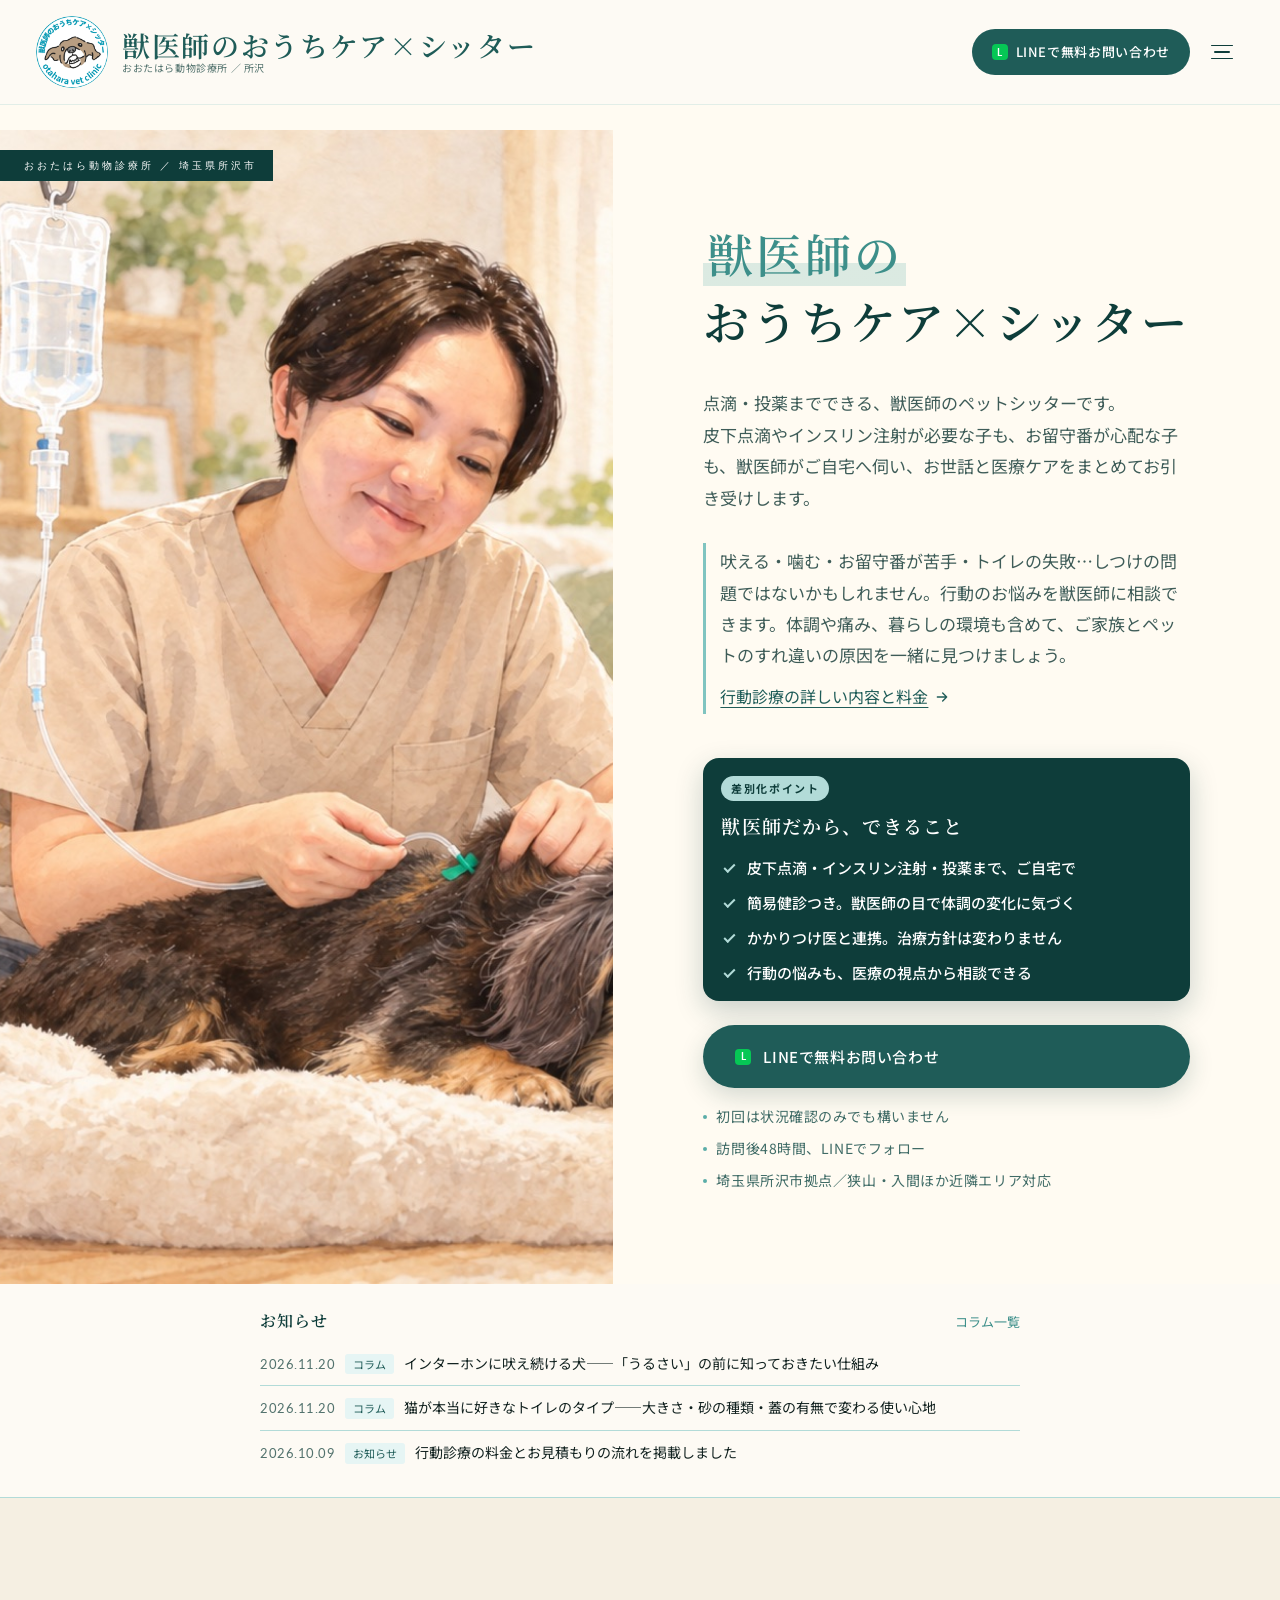
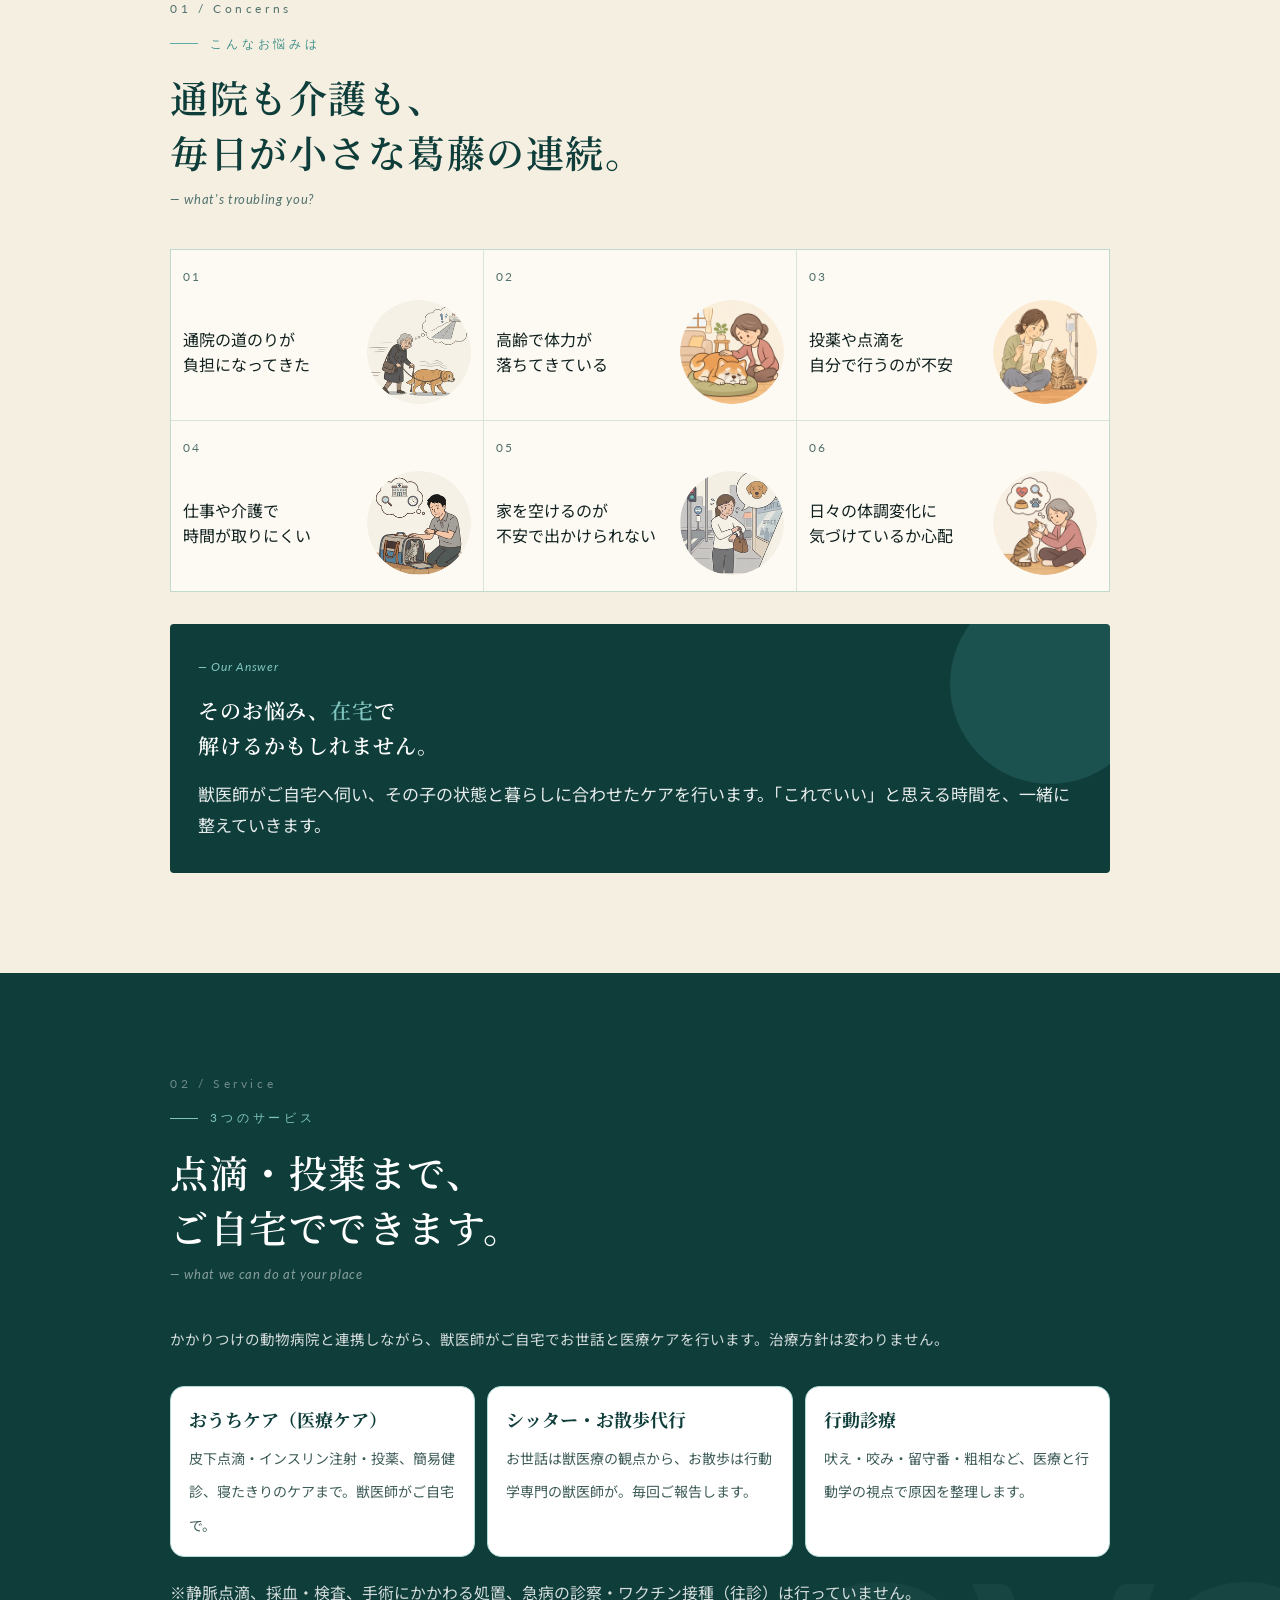
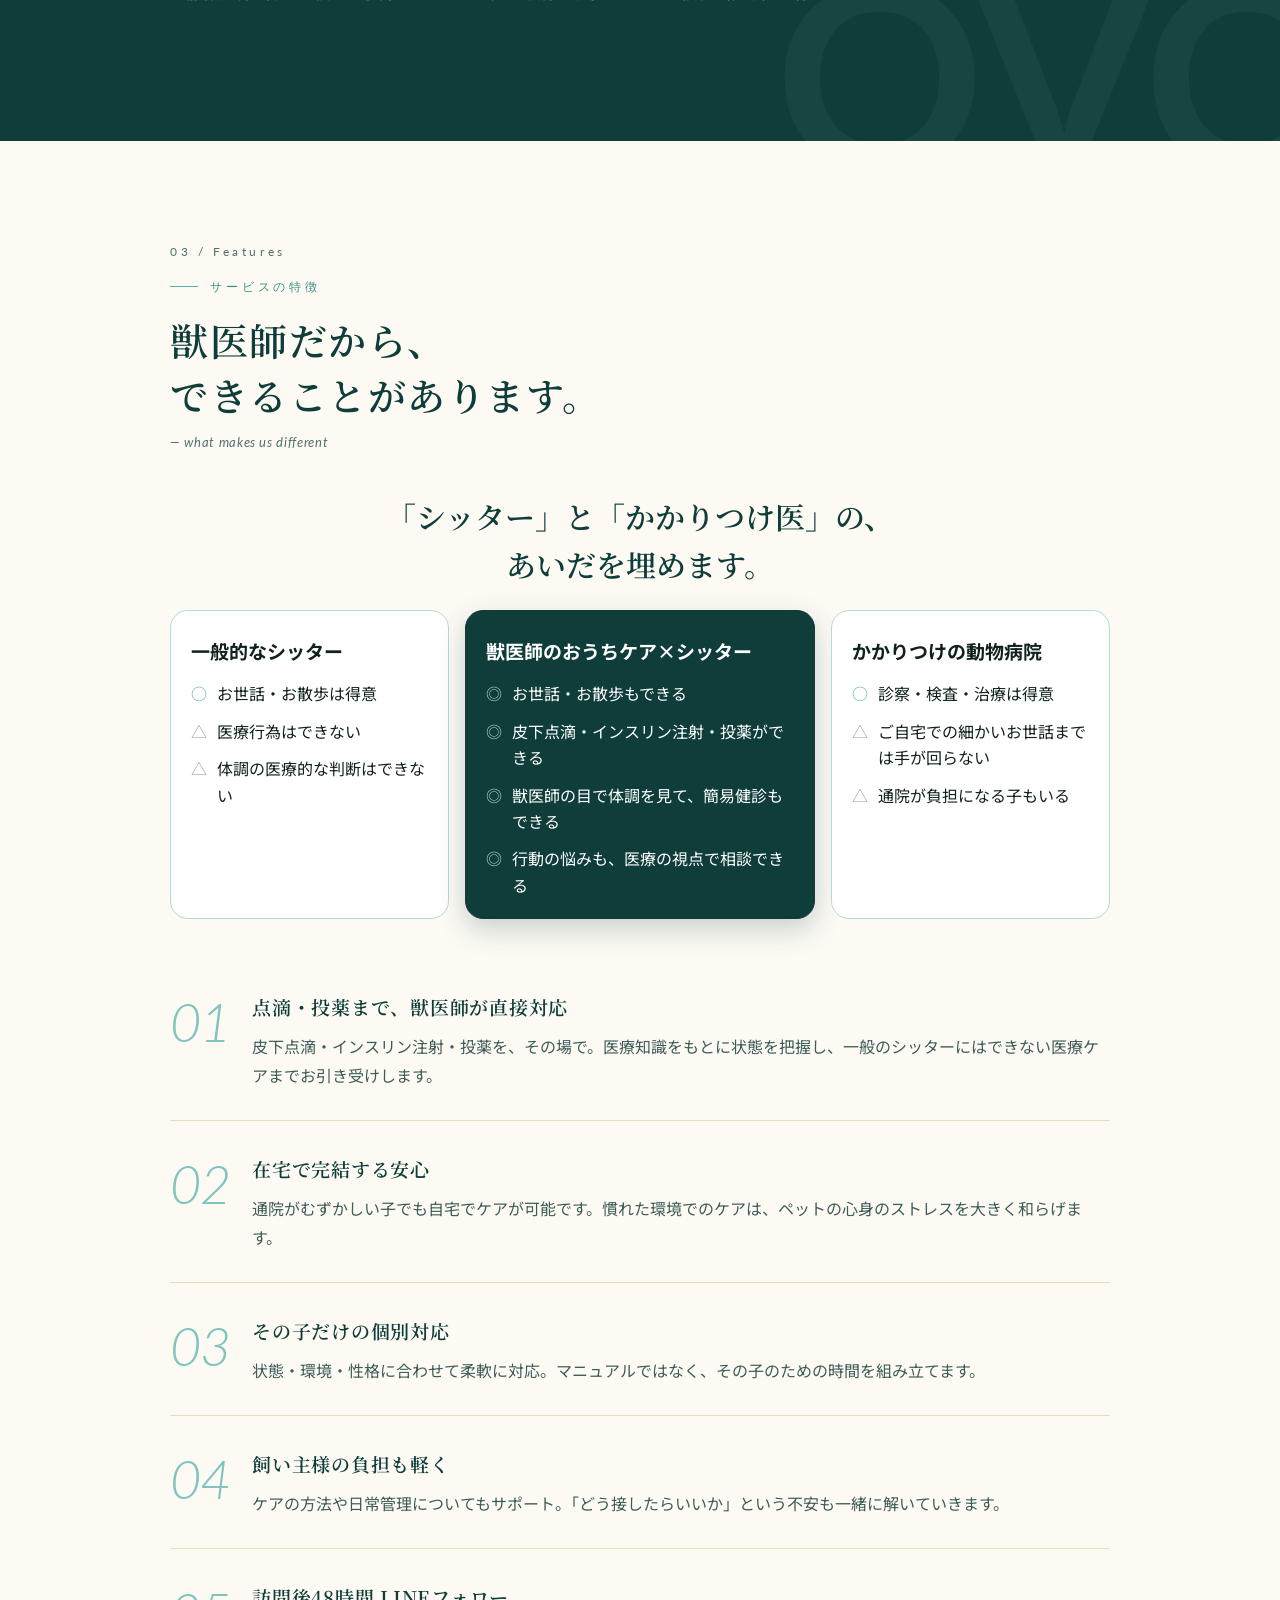
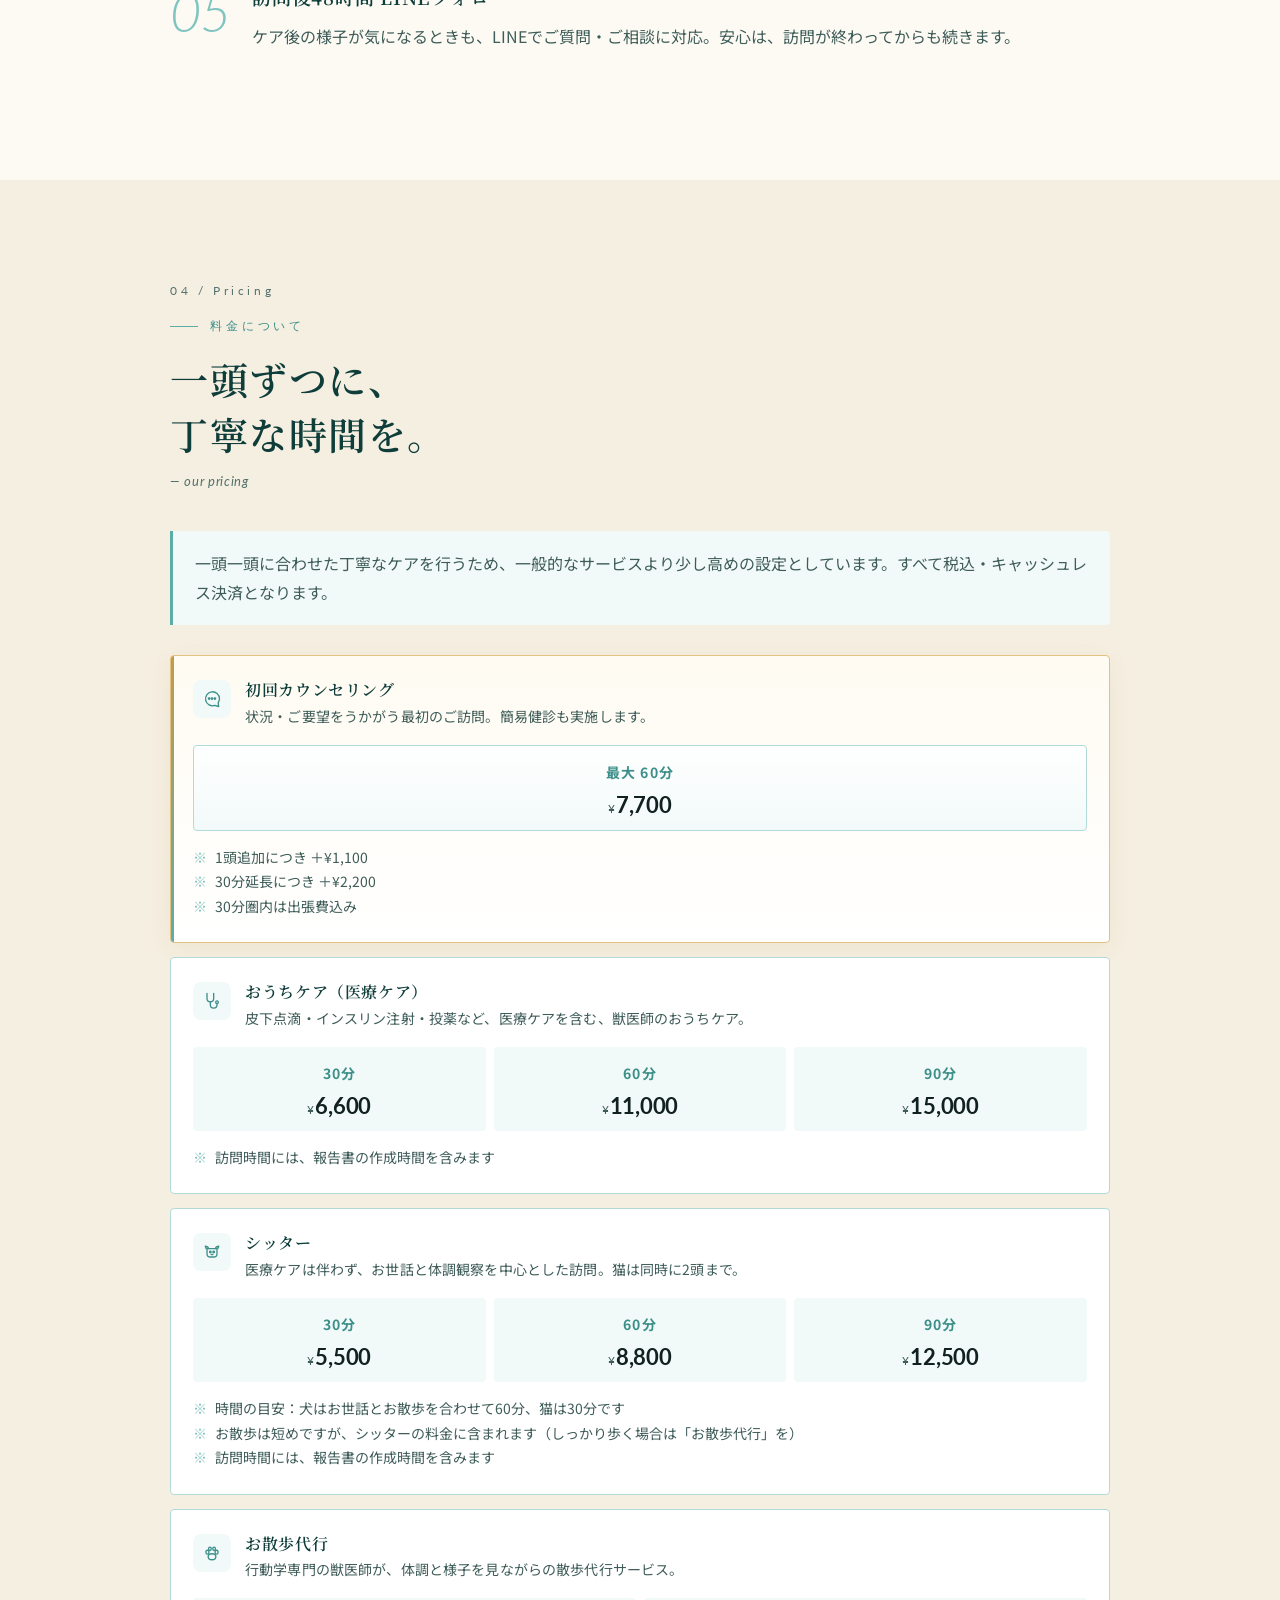
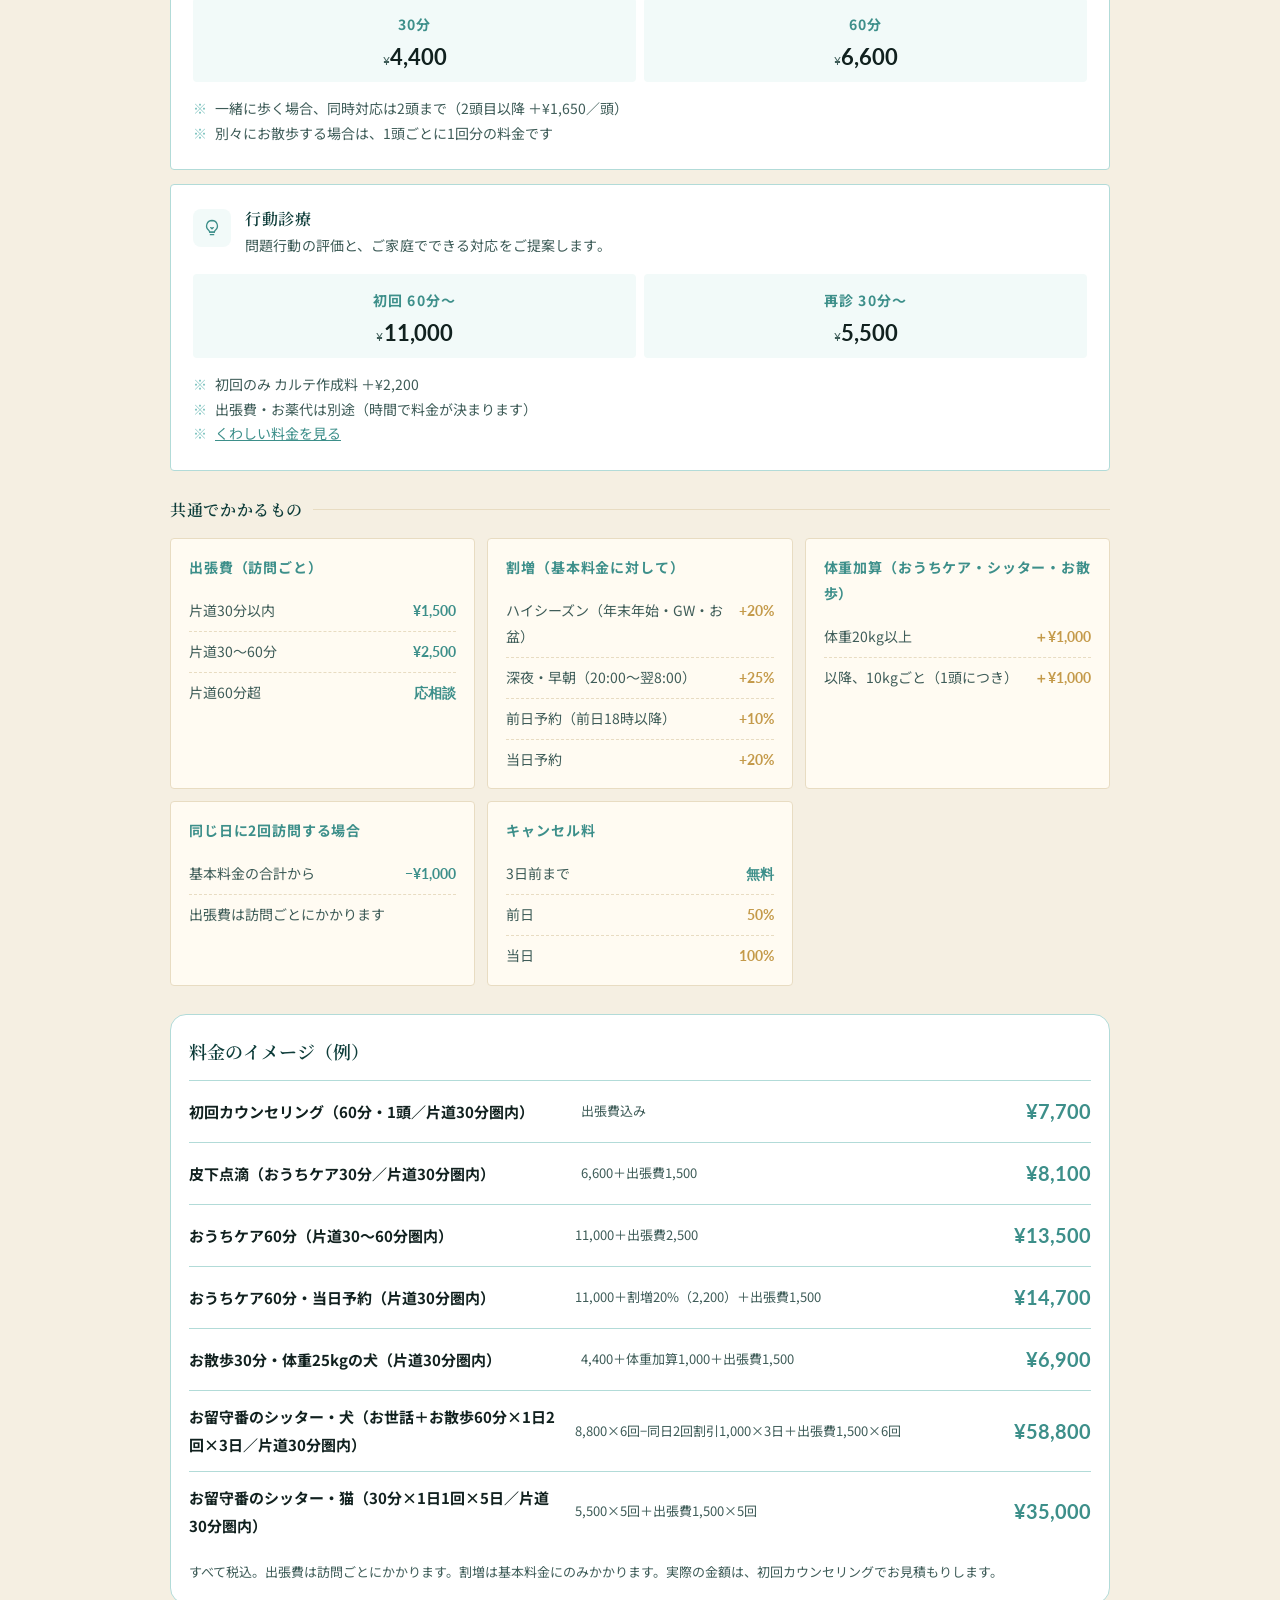
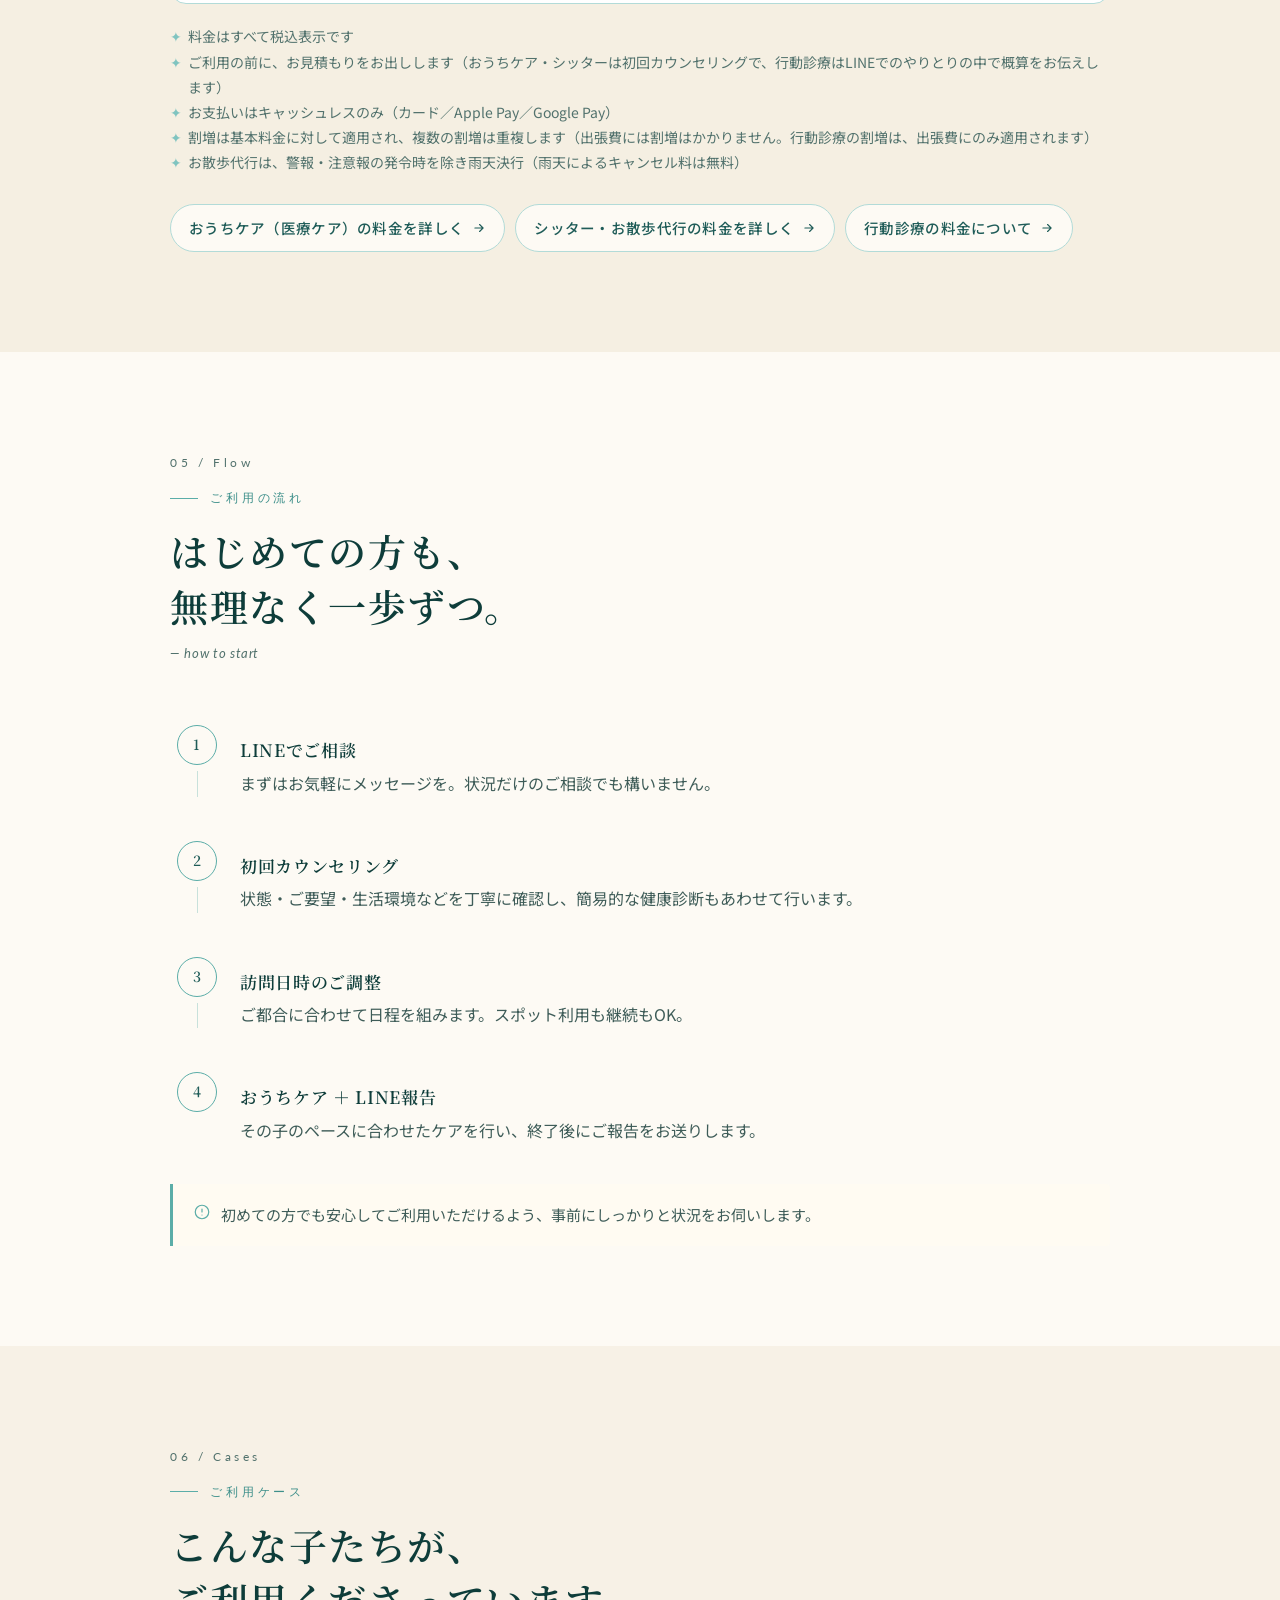
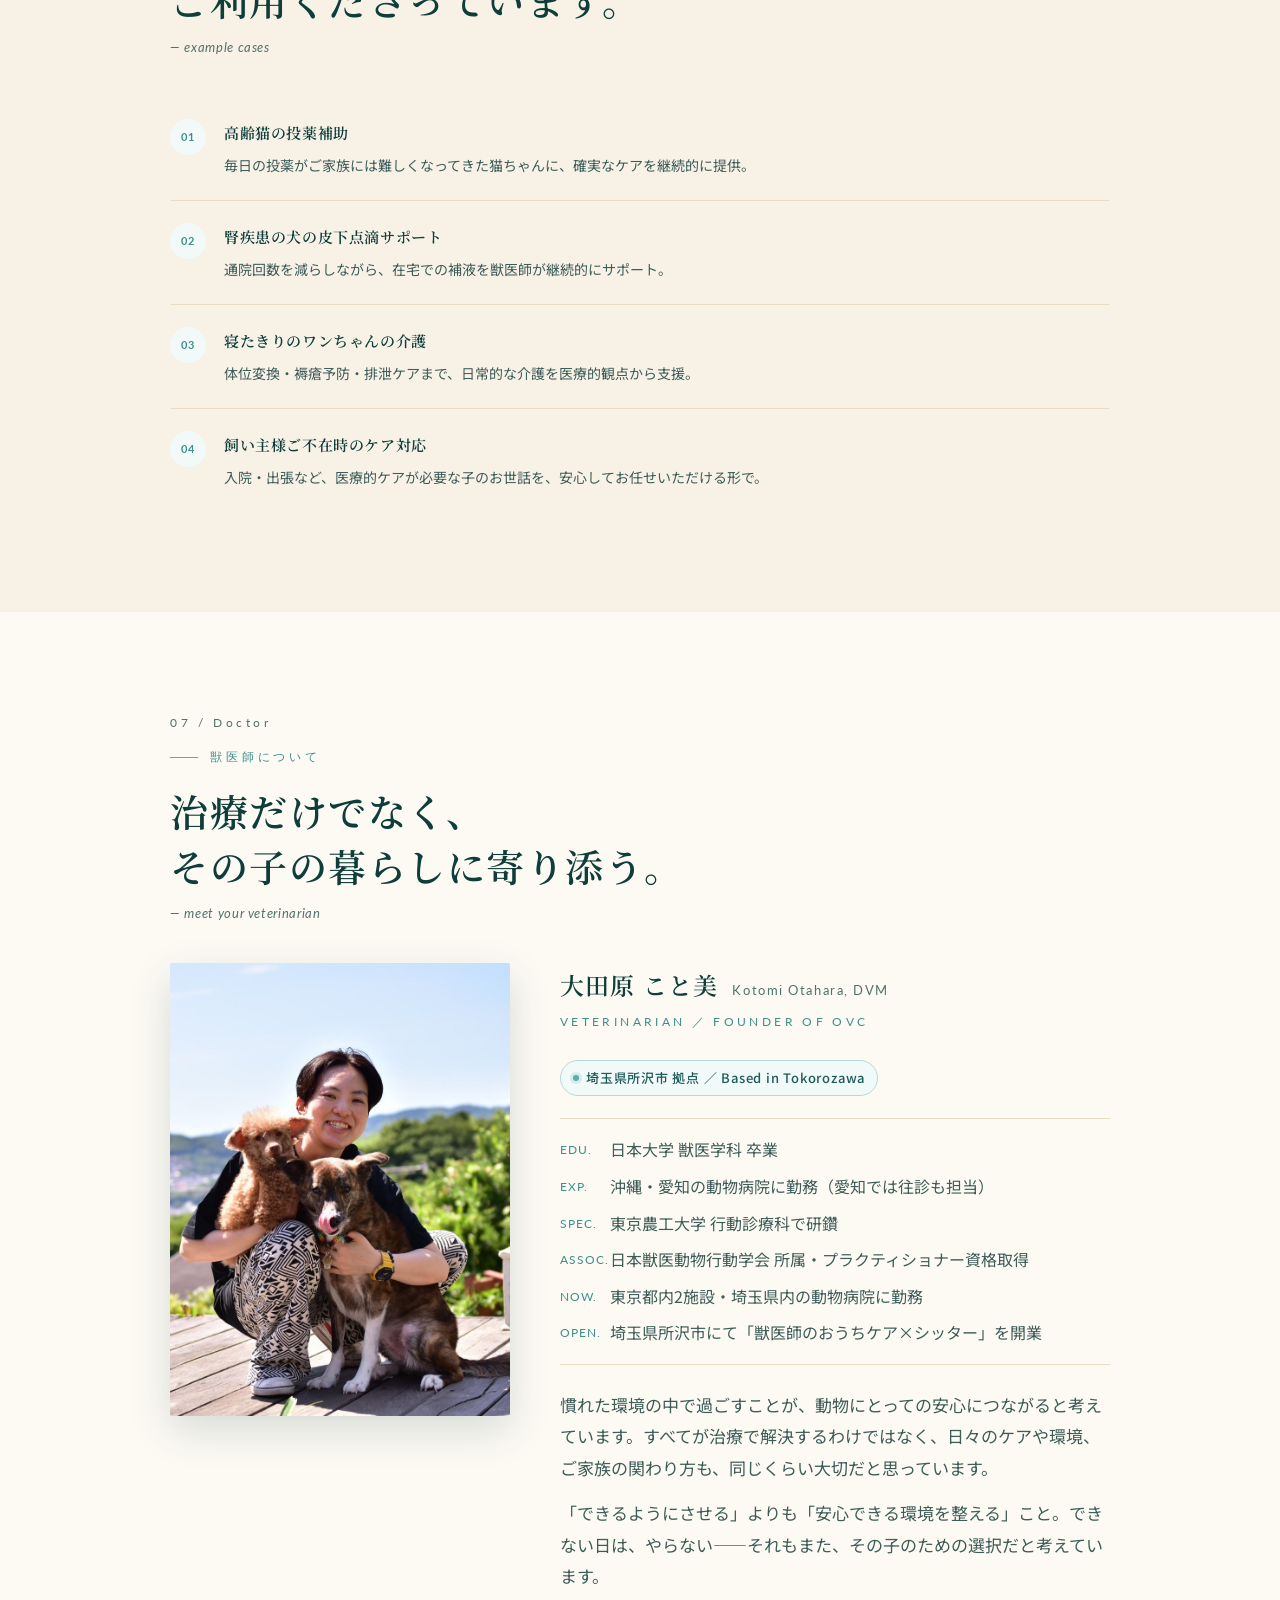
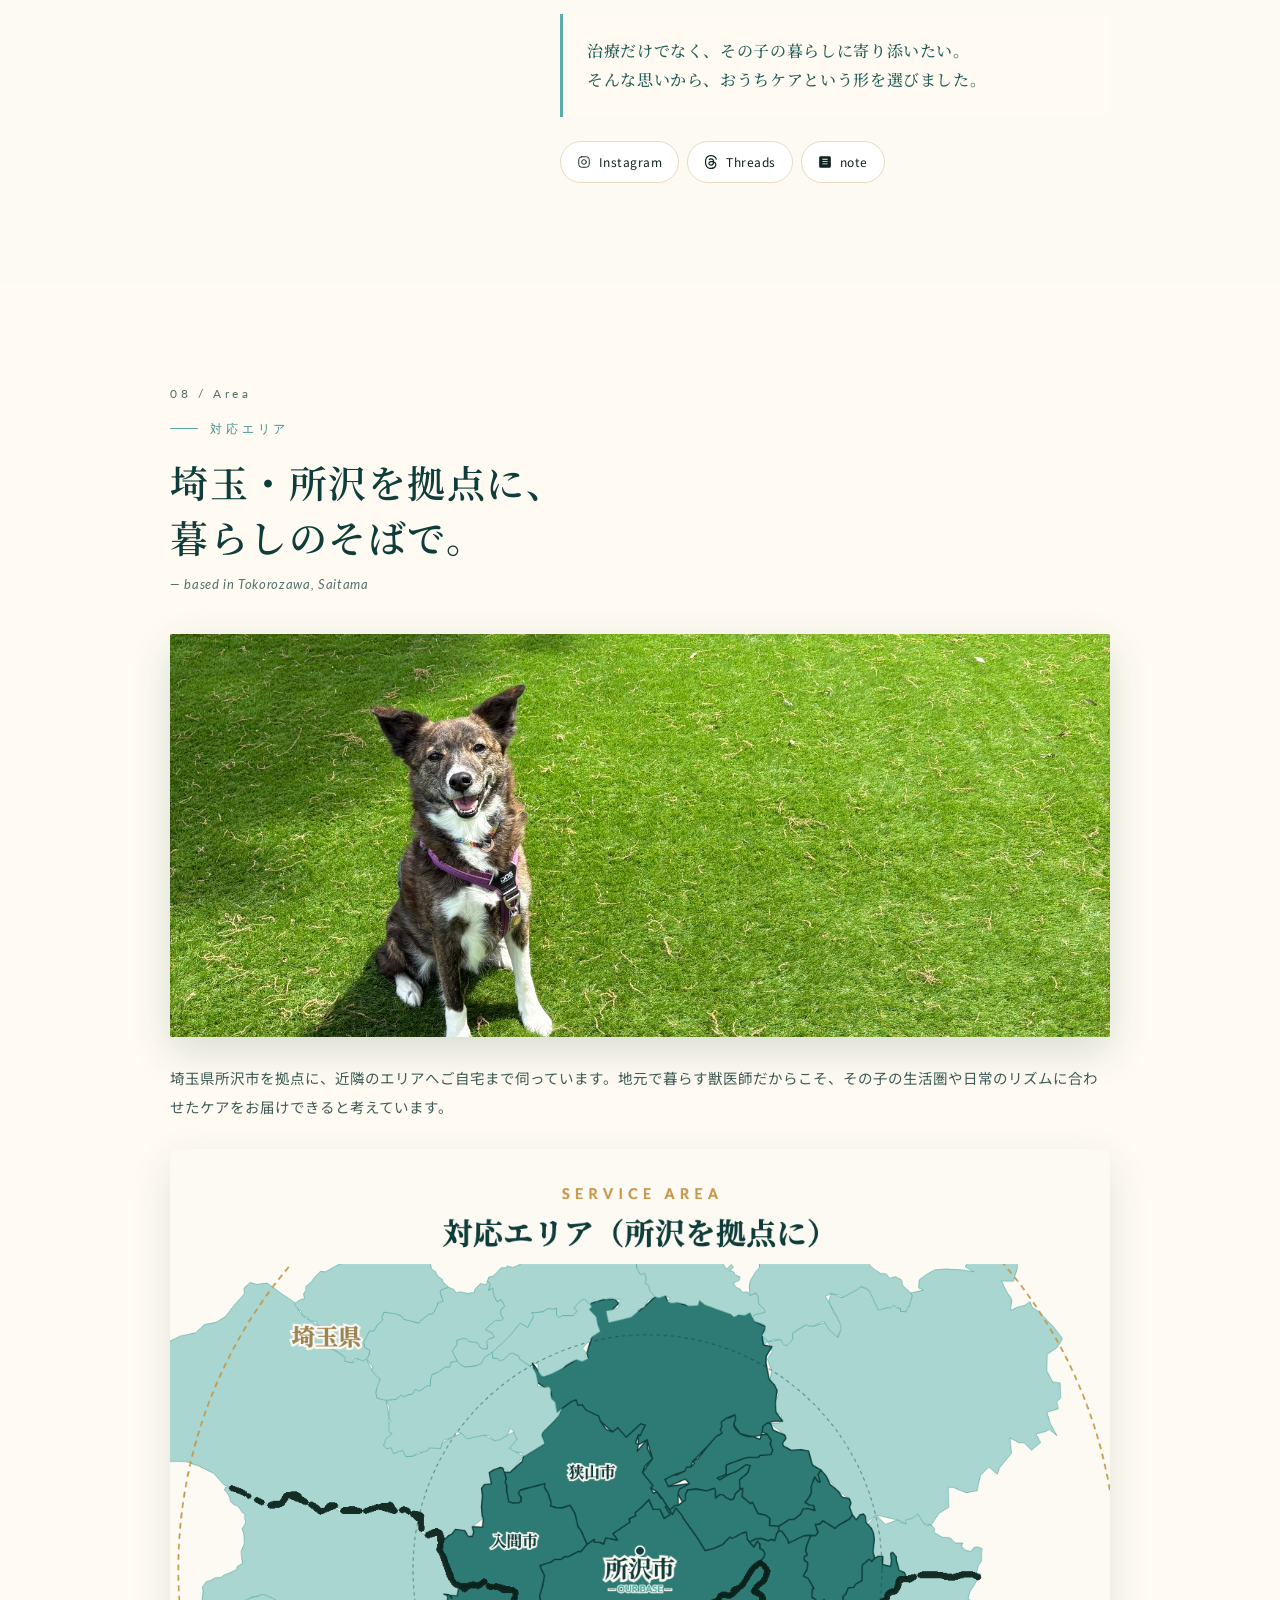
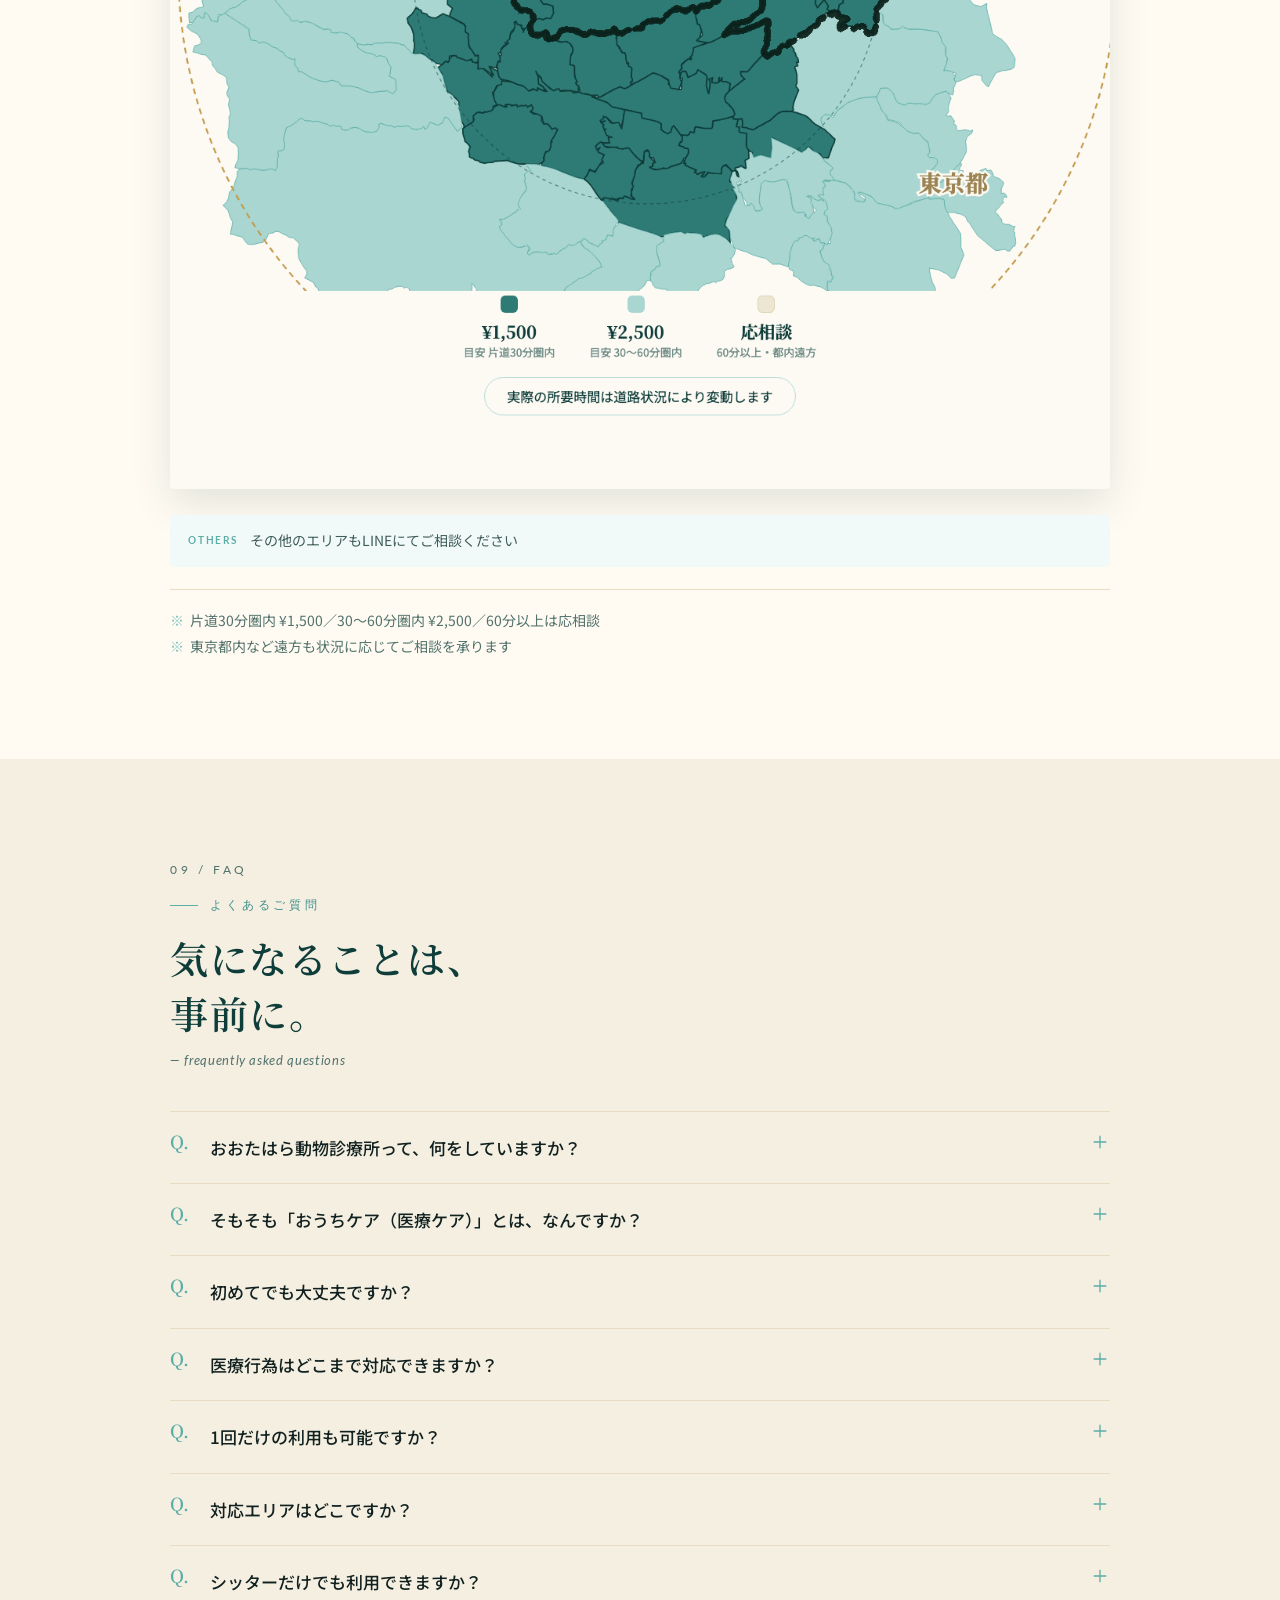
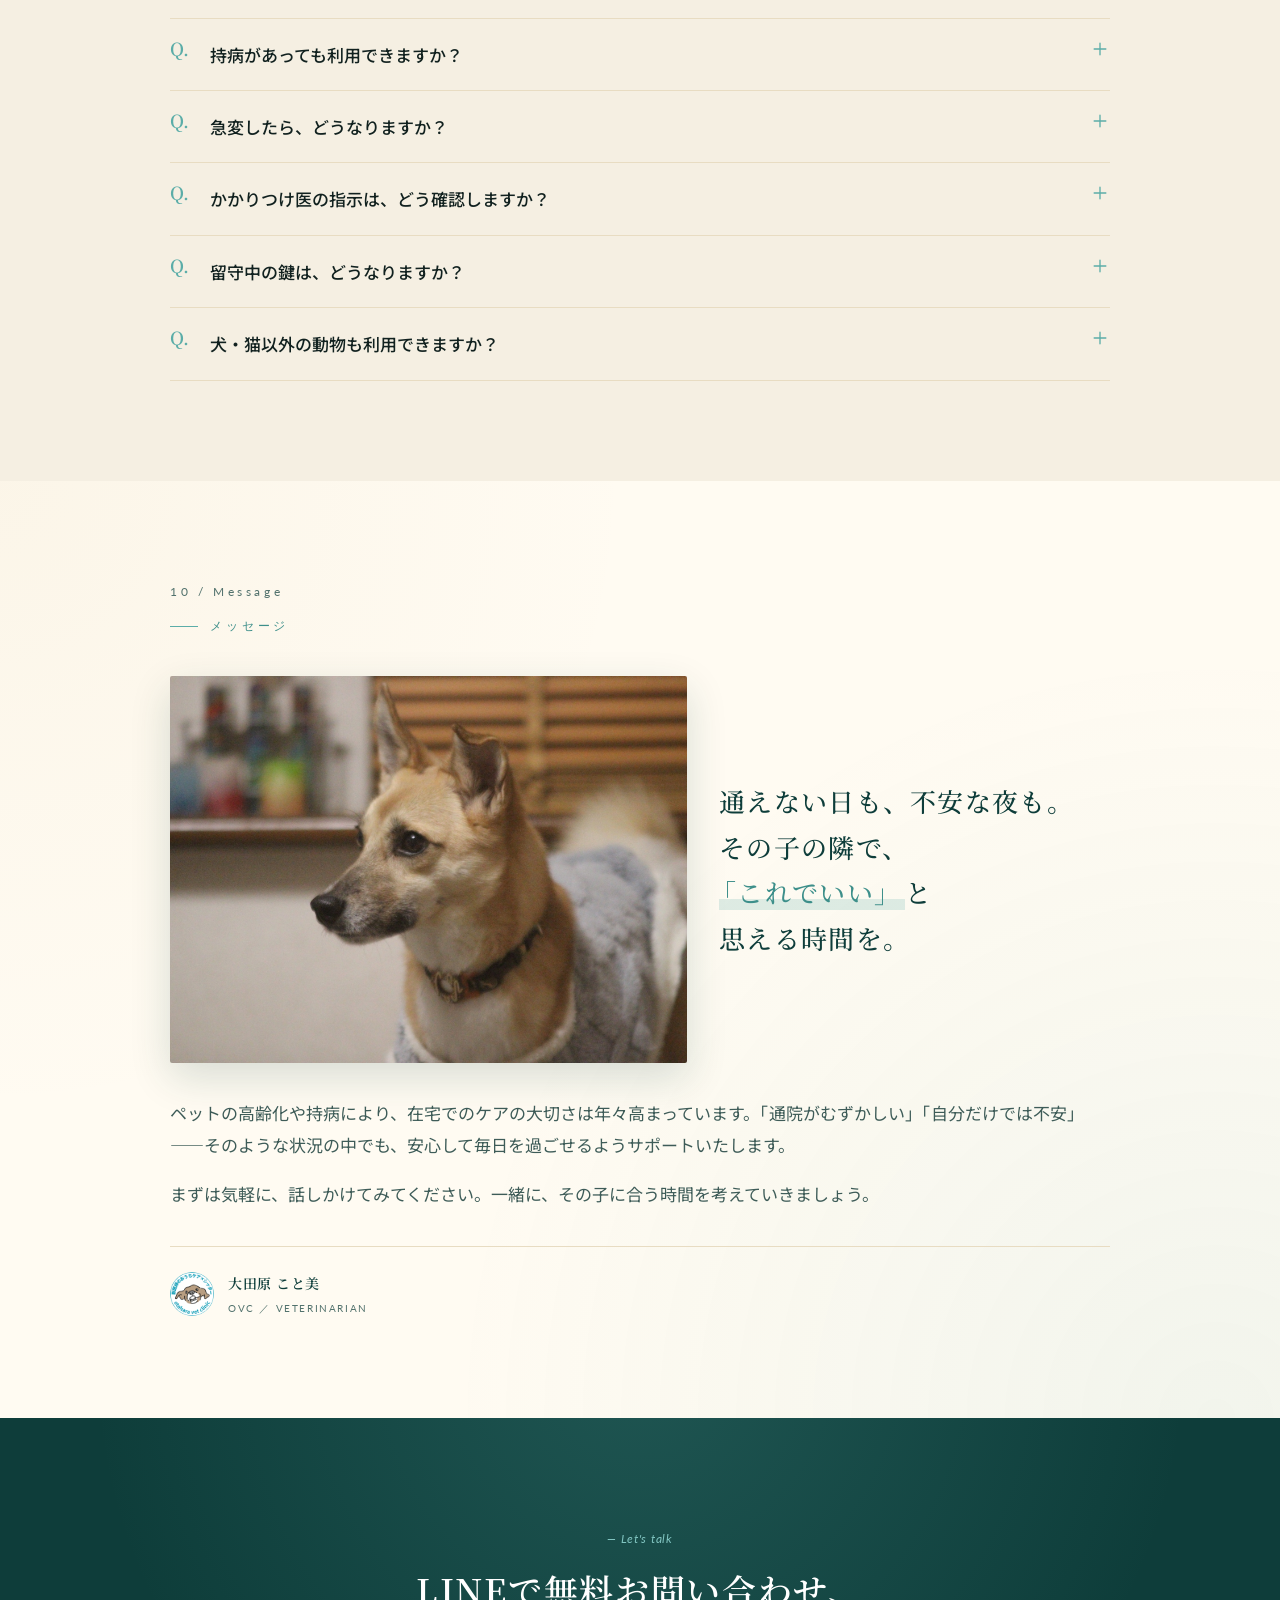
<file: index.html>
<!DOCTYPE html>
<html lang="ja">
<head>
<meta charset="UTF-8">
<!-- Google tag (gtag.js) — GA4: おおたはら動物診療所 -->
<script async src="https://www.googletagmanager.com/gtag/js?id=G-6EFXGL5DTM"></script>
<script>
  window.dataLayer = window.dataLayer || [];
  function gtag(){dataLayer.push(arguments);}
  gtag('js', new Date());
  gtag('config', 'G-6EFXGL5DTM');
</script>
<template id="__bundler_thumbnail" data-bg-color="#0E3D3A">
  <svg viewBox="0 0 1200 800" xmlns="http://www.w3.org/2000/svg">
    <rect width="1200" height="800" fill="#0E3D3A"/>
    <g transform="translate(600 380)" fill="none" stroke="#B2DBD8" stroke-width="6" stroke-linecap="round" stroke-linejoin="round">
      <circle cx="0" cy="-30" r="70"/>
      <circle cx="-90" cy="-100" r="22" fill="#B2DBD8" stroke="none"/>
      <circle cx="90" cy="-100" r="22" fill="#B2DBD8" stroke="none"/>
      <circle cx="-140" cy="-30" r="18" fill="#B2DBD8" stroke="none"/>
      <circle cx="140" cy="-30" r="18" fill="#B2DBD8" stroke="none"/>
      <path d="M-40 -20 q40 -40 80 0" stroke-width="5"/>
      <circle cx="-22" cy="-40" r="5" fill="#0E3D3A" stroke="none"/>
      <circle cx="22" cy="-40" r="5" fill="#0E3D3A" stroke="none"/>
    </g>
    <text x="600" y="560" text-anchor="middle" font-family="serif" font-weight="600" font-size="42" fill="#E6F5F4" letter-spacing="6">おおたはら動物診療所</text>
    <text x="600" y="610" text-anchor="middle" font-family="Lato, sans-serif" font-size="18" fill="#5BADA8" letter-spacing="6">OTAHARA VET CLINIC</text>
  </svg>
</template>
<meta name="viewport" content="width=device-width, initial-scale=1.0">
<title>獣医師のおうちケア×シッター｜点滴・投薬もできる所沢市のペットシッター｜おおたはら動物診療所</title>
<meta name="description" content="点滴・投薬までできる、獣医師のペットシッター。所沢市・狭山市・入間市のご自宅へ伺い、皮下点滴・インスリン注射・投薬、寝たきりのケア、お留守番のシッター、お散歩代行まで。行動の相談もできます。お問い合わせはLINEから無料です。">
<meta name="robots" content="index, follow, max-image-preview:large, max-snippet:-1">
<link rel="canonical" href="https://otahara-vetclinic.com/">
<meta name="theme-color" content="#0E3D3A">
<!-- OGP -->
<meta property="og:type" content="website">
<meta property="og:title" content="獣医師のおうちケア×シッター｜点滴・投薬もできる所沢市のペットシッター｜おおたはら動物診療所">
<meta property="og:description" content="点滴・投薬までできる、獣医師のペットシッター。所沢市・狭山市・入間市のご自宅へ伺い、皮下点滴・インスリン注射・投薬、寝たきりのケア、お留守番のシッター、お散歩代行まで。行動の相談もできます。お問い合わせはLINEから無料です。">
<meta property="og:url" content="https://otahara-vetclinic.com/">
<meta property="og:site_name" content="獣医師のおうちケア×シッター">
<meta property="og:locale" content="ja_JP">
<meta property="og:image" content="https://otahara-vetclinic.com/assets/hero-aru-illust.jpg">
<meta property="og:image:width" content="1500">
<meta property="og:image:height" content="1125">
<meta property="og:image:alt" content="獣医師がご自宅でアルちゃん（ダックスフンド）に皮下点滴をしているイラスト">
<meta name="twitter:card" content="summary_large_image">
<meta name="twitter:title" content="獣医師のおうちケア×シッター｜点滴・投薬もできる所沢市のペットシッター｜おおたはら動物診療所">
<meta name="twitter:description" content="点滴・投薬までできる、獣医師のペットシッター。所沢市・狭山市・入間市のご自宅へ伺い、皮下点滴・インスリン注射・投薬、寝たきりのケア、お留守番のシッター、お散歩代行まで。行動の相談もできます。お問い合わせはLINEから無料です。">
<meta name="twitter:image" content="https://otahara-vetclinic.com/assets/hero-aru-illust.jpg">
<!-- 構造化データ（事業所情報） -->
<script type="application/ld+json">
{
  "@context": "https://schema.org",
  "@type": "VeterinaryCare",
  "@id": "https://otahara-vetclinic.com/#clinic",
  "name": "獣医師のおうちケア×シッター｜おおたはら動物診療所",
  "alternateName": [
    "獣医師のおうちケア×シッター",
    "おおたはら動物診療所",
    "OVC",
    "Otahara Vet Clinic",
    "Otahara Veterinary Clinic",
    "おおたはらどうぶつしんりょうじょ"
  ],
  "description": "点滴・投薬までできる、獣医師のペットシッター。所沢市・狭山市・入間市のご自宅へ伺い、皮下点滴・インスリン注射・投薬、寝たきりのケア、お留守番のシッター、お散歩代行まで。行動の相談もできます。お問い合わせはLINEから無料です。",
  "url": "https://otahara-vetclinic.com/",
  "logo": "https://otahara-vetclinic.com/assets/logo.png",
  "image": "https://otahara-vetclinic.com/assets/hero-aru-illust.jpg",
  "priceRange": "¥¥",
  "currenciesAccepted": "JPY",
  "paymentAccepted": "クレジットカード, 電子マネー, QRコード決済",
  "address": {
    "@type": "PostalAddress",
    "addressRegion": "埼玉県",
    "addressLocality": "所沢市",
    "addressCountry": "JP"
  },
  "areaServed": [
    {
      "@type": "City",
      "name": "所沢市"
    },
    {
      "@type": "City",
      "name": "狭山市"
    },
    {
      "@type": "City",
      "name": "入間市"
    }
  ],
  "openingHoursSpecification": [
    {
      "@type": "OpeningHoursSpecification",
      "dayOfWeek": [
        "Monday",
        "Tuesday",
        "Wednesday",
        "Thursday",
        "Friday",
        "Saturday",
        "Sunday"
      ],
      "opens": "08:00",
      "closes": "20:00"
    }
  ],
  "founder": {
    "@type": "Person",
    "name": "大田原こと美",
    "alternateName": "Kotomi Otahara",
    "jobTitle": "獣医師",
    "alumniOf": {
      "@type": "CollegeOrUniversity",
      "name": "日本大学 獣医学科"
    },
    "memberOf": {
      "@type": "Organization",
      "name": "日本獣医動物行動学会"
    }
  },
  "sameAs": [
    "https://www.instagram.com/otahara_vetclinic/",
    "https://www.threads.com/@otahara_vetclinic",
    "https://note.com/otahara_vet"
  ],
  "hasOfferCatalog": {
    "@type": "OfferCatalog",
    "name": "訪問サービス一覧",
    "itemListElement": [
      {
        "@type": "Offer",
        "itemOffered": {
          "@type": "Service",
          "name": "初回カウンセリング",
          "description": "状況・ご要望をうかがう最初のご訪問。簡易健診も実施します。"
        },
        "price": "7700",
        "priceCurrency": "JPY"
      },
      {
        "@type": "Offer",
        "itemOffered": {
          "@type": "Service",
          "name": "おうちケア（医療ケア）",
          "description": "投薬・皮下点滴・インスリン注射など医療ケアを含む、獣医師のおうちケア。",
          "alternateName": "訪問ケア・在宅ケア"
        },
        "price": "6600",
        "priceCurrency": "JPY"
      },
      {
        "@type": "Offer",
        "itemOffered": {
          "@type": "Service",
          "name": "シッター",
          "description": "医療処置は伴わず、お世話と体調観察を中心とした訪問。"
        },
        "price": "5500",
        "priceCurrency": "JPY"
      },
      {
        "@type": "Offer",
        "itemOffered": {
          "@type": "Service",
          "name": "お散歩代行",
          "description": "行動学専門の獣医師が、体調と様子を見ながらの散歩代行サービス。"
        },
        "price": "4400",
        "priceCurrency": "JPY"
      },
      {
        "@type": "Offer",
        "itemOffered": {
          "@type": "Service",
          "name": "行動診療",
          "description": "問題行動の評価と、ご家庭でできる対応をご提案します。",
          "alternateName": "問題行動の相談・治療"
        },
        "price": "11000",
        "priceCurrency": "JPY",
        "description": "初回60分11,000円・90分16,500円・120分22,000円（初回のみカルテ作成料2,200円）、再診30分5,500円・60分8,800円。出張費・お薬代は別途。すべて税込"
      }
    ]
  },
  "knowsAbout": [
    "犬・猫の訪問診療",
    "問題行動の行動診療",
    "分離不安",
    "吠え・咬みつき",
    "猫の粗相",
    "シニア犬・猫の在宅介護",
    "皮下点滴",
    "投薬サポート"
  ]
}
</script>
<!-- 構造化データ（よくあるご質問） -->
<script type="application/ld+json">
{
  "@context": "https://schema.org",
  "@type": "FAQPage",
  "mainEntity": [
    {
      "@type": "Question",
      "name": "おおたはら動物診療所って、何をしていますか？",
      "acceptedAnswer": {
        "@type": "Answer",
        "text": "「おおたはら動物診療所」は屋号です。通院していただく動物病院ではなく、獣医師が所沢市・狭山市・入間市を中心にご自宅へ伺う、訪問専門のサービスです。「獣医師のおうちケア×シッター」として、おうちケア（医療ケア）、シッター・お散歩代行、行動診療を行っています。"
      }
    },
    {
      "@type": "Question",
      "name": "そもそも「おうちケア（医療ケア）」とは、なんですか？",
      "acceptedAnswer": {
        "@type": "Answer",
        "text": "獣医師がご自宅まで伺い、その子の状態とご家族の暮らしに合わせてケアを行うサービスです。通院がむずかしい子や、日々の体調管理にご不安のあるご家族のために、慣れた環境のまま医療的なサポートを受けられる形を整えました。"
      }
    },
    {
      "@type": "Question",
      "name": "初めてでも大丈夫ですか？",
      "acceptedAnswer": {
        "@type": "Answer",
        "text": "はい、もちろんです。事前にしっかりとヒアリングを行い、状態・ご要望に応じて対応いたします。ご相談だけでもお気軽にどうぞ。"
      }
    },
    {
      "@type": "Question",
      "name": "医療行為はどこまで対応できますか？",
      "acceptedAnswer": {
        "@type": "Answer",
        "text": "診断や新たな処方は行えませんが、主治医の指示のもとでの処置・ケアには対応しています。詳細はご相談ください。"
      }
    },
    {
      "@type": "Question",
      "name": "1回だけの利用も可能ですか？",
      "acceptedAnswer": {
        "@type": "Answer",
        "text": "可能です。単発・継続、どちらでも承っています。必要なときに必要なだけ、ご活用ください。"
      }
    },
    {
      "@type": "Question",
      "name": "対応エリアはどこですか？",
      "acceptedAnswer": {
        "@type": "Answer",
        "text": "所沢市・狭山市・入間市を中心に対応。その他エリアもLINEにてご相談いただけます。"
      }
    },
    {
      "@type": "Question",
      "name": "シッターだけでも利用できますか？",
      "acceptedAnswer": {
        "@type": "Answer",
        "text": "はい。お散歩代行やシッターなど、医療ケアを伴わないご利用も承っています。獣医師ならではの視点で、ペットの体調変化や行動変化にも気を配りながらお世話いたします。"
      }
    },
    {
      "@type": "Question",
      "name": "持病があっても利用できますか？",
      "acceptedAnswer": {
        "@type": "Answer",
        "text": "はい。むしろそのような子のためのサービスです。主治医の先生との連携を取りながら、無理のないケアを組み立てます。"
      }
    },
    {
      "@type": "Question",
      "name": "急変したら、どうなりますか？",
      "acceptedAnswer": {
        "@type": "Answer",
        "text": "訪問中に容体が変わったときは、その場で状態を確認し、飼い主さまとかかりつけ医（または救急の動物病院）へ連絡して、搬送の手配までを行います。診察・治療は行いません。"
      }
    },
    {
      "@type": "Question",
      "name": "かかりつけ医の指示は、どう確認しますか？",
      "acceptedAnswer": {
        "@type": "Answer",
        "text": "飼い主さまからかかりつけ医の指示（薬の種類・量、皮下点滴の量や回数など）をお聞きして対応します。不明な点は、初回カウンセリングのときにかかりつけ医へ直接確認します。"
      }
    },
    {
      "@type": "Question",
      "name": "留守中の鍵は、どうなりますか？",
      "acceptedAnswer": {
        "@type": "Answer",
        "text": "初回カウンセリングのときに、合鍵をお預かりするか、キーボックスを設置していただき、暗証番号を確認します。"
      }
    },
    {
      "@type": "Question",
      "name": "犬・猫以外の動物も利用できますか？",
      "acceptedAnswer": {
        "@type": "Answer",
        "text": "犬・猫以外の動物は、まずお問い合わせください。"
      }
    }
  ]
}
</script>
<link rel="preconnect" href="https://fonts.googleapis.com">
<link rel="preconnect" href="https://fonts.gstatic.com" crossorigin>
<link href="https://fonts.googleapis.com/css2?family=Noto+Sans+JP:wght@300;400;500;700&family=Noto+Serif+JP:wght@400;500;600;700&family=Lato:wght@300;400;700&display=swap" rel="stylesheet">
<link rel="stylesheet" href="/assets/site.css?v=09d83ffd07">
</head>
<body>

<!-- 共通ヘッダー＋メニューオーバーレイ（build_site.py が全ページへ差し込む） -->
<!-- リンクはルート絶対パス。#付きは当面トップページ内アンカー -->
<header class="hd">
  <a href="/" class="brand">
    <div class="brand-mark"><img src="/assets/logo.png" alt=""></div>
    <div class="brand-txt">
      <div class="brand-jp">獣医師のおうちケア×シッター</div>
      <div class="brand-en brand-en-jp">おおたはら動物診療所 ／ 所沢</div>
    </div>
  </a>
  <div class="hd-right">
  <a href="https://lin.ee/GI29kIF" target="_blank" rel="noopener" class="hd-cta">
    <span class="line-sq">L</span><span class="hd-cta-label">LINE<span class="hd-cta-label-lg">で無料お問い合わせ</span></span>
  </a>
    <button type="button" class="hd-burger" id="burger" aria-label="メニューを開く" aria-controls="menu" aria-expanded="false">
      <span></span><span></span><span></span>
    </button>
  </div>
</header>

<nav class="menu-overlay" id="menu" aria-hidden="true">
  <button type="button" class="menu-close" id="menuClose" aria-label="メニューを閉じる">
    <svg viewBox="0 0 24 24" fill="none" stroke="currentColor" stroke-width="1.6" stroke-linecap="round"><path d="M6 6l12 12M18 6L6 18"/></svg>
    <span class="menu-close-label">Close</span>
  </button>
  <div class="menu-inner">
    <div class="menu-eyebrow">Navigation ／ メニュー</div>
    <div class="menu-nav">
      <a href="/" class="menu-link"><span class="menu-num">00</span><span class="menu-jp">トップ</span><span class="menu-en">Top</span></a>
      <a href="/houmon-care.html" class="menu-link"><span class="menu-num">01</span><span class="menu-jp">おうちケア（医療ケア）</span><span class="menu-en">Home Care</span></a>
      <a href="/koudou-shinryo.html" class="menu-link"><span class="menu-num">02</span><span class="menu-jp">行動診療</span><span class="menu-en">Behavior</span></a>
      <a href="/petsitter.html" class="menu-link"><span class="menu-num">03</span><span class="menu-jp">シッター・お散歩代行</span><span class="menu-en">Pet Sitting</span></a>
      <a href="/#pricing" class="menu-link"><span class="menu-num">04</span><span class="menu-jp">料金について</span><span class="menu-en">Pricing</span></a>
      <a href="/#doctor" class="menu-link"><span class="menu-num">05</span><span class="menu-jp">獣医師紹介</span><span class="menu-en">Doctor</span></a>
      <a href="/#flow" class="menu-link"><span class="menu-num">06</span><span class="menu-jp">ご利用の流れ</span><span class="menu-en">Flow</span></a>
      <a href="/column/" class="menu-link"><span class="menu-num">07</span><span class="menu-jp">コラム</span><span class="menu-en">Column</span></a>
      <a href="/#faq" class="menu-link"><span class="menu-num">08</span><span class="menu-jp">よくあるご質問</span><span class="menu-en">FAQ</span></a>
    </div>
    <div class="menu-foot">
      <a href="https://lin.ee/GI29kIF" target="_blank" rel="noopener" class="menu-cta">
        <span class="line-sq-big">L</span>LINEで無料お問い合わせ
      </a>
      <div class="menu-socials">
        <a href="https://www.instagram.com/otahara_vetclinic/" target="_blank" rel="noopener" class="menu-soc">
          <svg viewBox="0 0 24 24" fill="none" stroke="currentColor" stroke-width="1.6" stroke-linecap="round" stroke-linejoin="round"><rect x="3" y="3" width="18" height="18" rx="5"/><circle cx="12" cy="12" r="4"/><circle cx="17.5" cy="6.5" r=".6" fill="currentColor" stroke="none"/></svg>
          Instagram
        </a>
        <a href="https://www.threads.com/@otahara_vetclinic" target="_blank" rel="noopener" class="menu-soc">
          <svg viewBox="0 0 192 192" fill="currentColor"><path d="M141.5 89a67 67 0 0 0-2.5-1.1c-1.5-27.3-16.4-43-41.5-43.1h-.3c-15 0-27.5 6.4-35.1 18l13.8 9.5c5.7-8.7 14.7-10.5 21.3-10.5h.2c8.3 0 14.5 2.4 18.5 7.1 2.9 3.4 4.9 8.1 5.9 14-7.3-1.2-15.2-1.6-23.7-1.1-23.8 1.4-39.1 15.3-38.1 34.6.5 9.8 5.4 18.2 13.7 23.7 7 4.7 16.1 6.9 25.6 6.4 12.5-.7 22.2-5.4 29-14.1 5.2-6.6 8.5-15.2 9.9-26 5.9 3.6 10.3 8.3 12.8 14 4.1 9.6 4.4 25.5-8.6 38.4-11.3 11.3-24.9 16.2-45.5 16.4-22.8-.2-40.1-7.5-51.3-21.8C35.2 140 29.8 120.7 29.6 96c.2-24.7 5.6-44 16.1-57.3C57 24.4 74.2 17.1 97 17c23 .2 40.5 7.5 52.2 21.8 5.7 7 10 15.9 12.9 26.2l16.1-4.3c-3.4-12.7-8.9-23.6-16.2-32.7C147 11 125.2 1.3 97.1 1.1H97C68.9 1.3 47.3 11 32.8 28.8 19.9 44.7 13.1 67 12.9 96v.1c.2 28.9 7 51.3 19.9 67.2 14.5 17.8 36.1 27.4 64.3 27.7h.1c24.9-.2 42.5-6.7 57-21.2 18.9-18.8 18.3-42.4 12.1-56.8-4.3-10.1-12.8-18.3-24.8-23.9z"/></svg>
          Threads
        </a>
        <a href="https://note.com/otahara_vet" target="_blank" rel="noopener" class="menu-soc">
          <svg viewBox="0 0 24 24" fill="currentColor"><path d="M19.5 2h-15A2.5 2.5 0 0 0 2 4.5v15A2.5 2.5 0 0 0 4.5 22h15a2.5 2.5 0 0 0 2.5-2.5v-15A2.5 2.5 0 0 0 19.5 2zm-3 14H7.5v-1.5h9zm0-4H7.5v-1.5h9zm0-4H7.5V6.5h9z"/></svg>
          note
        </a>
      </div>
      <div class="menu-fine">© Otahara Vet Clinic</div>
    </div>
  </div>
</nav>

<!-- ─────────── HERO ─────────── -->
<section class="hero" id="top">
  <div class="hero-ribbon">おおたはら動物診療所 ／ 埼玉県所沢市</div>
  <div class="hero-inner">
    <div class="hero-photo">
      <img src="assets/hero-aru-illust.jpg" width="1500" height="1125" style="object-position:14% 50%" fetchpriority="high" alt="獣医師がご自宅でアルちゃん（ダックスフンド）に皮下点滴をしているイラスト">
    </div>
    <div class="hero-body">
      <h1 class="hero-h1">
        <em>獣医師の</em><br>
        <span style="white-space:nowrap">おうちケア×シッター</span>
      </h1>
      <p class="hero-sub">
        点滴・投薬までできる、獣医師のペットシッターです。<br>
        皮下点滴やインスリン注射が必要な子も、お留守番が心配な子も、獣医師がご自宅へ伺い、お世話と医療ケアをまとめてお引き受けします。
      </p>
      <div class="hero-koudou">
        <p>吠える・噛む・お留守番が苦手・トイレの失敗…しつけの問題ではないかもしれません。行動のお悩みを獣医師に相談できます。体調や痛み、暮らしの環境も含めて、ご家族とペットのすれ違いの原因を一緒に見つけましょう。</p>
        <a href="/koudou-shinryo.html">行動診療の詳しい内容と料金 <svg viewBox="0 0 24 24" fill="none" stroke="currentColor" stroke-width="2" stroke-linecap="round" stroke-linejoin="round"><path d="M5 12h14M13 6l6 6-6 6"/></svg></a>
      </div>
      <ul class="hero-can">
        <div class="hero-can-t"><span class="hero-can-badge">差別化ポイント</span>獣医師だから、できること</div>
        <li>皮下点滴・インスリン注射・投薬まで、ご自宅で</li>
        <li>簡易健診つき。獣医師の目で体調の変化に気づく</li>
        <li>かかりつけ医と連携。治療方針は変わりません</li>
        <li>行動の悩みも、医療の視点から相談できる</li>
      </ul>
      <a href="https://lin.ee/GI29kIF" target="_blank" rel="noopener" class="btn-primary">
        <span class="line-sq">L</span>LINEで無料お問い合わせ
      </a>
      <div class="hero-meta">
        <div class="hero-meta-row"><div class="hero-meta-dot"></div>初回は状況確認のみでも構いません</div>
        <div class="hero-meta-row"><div class="hero-meta-dot"></div>訪問後48時間、LINEでフォロー</div>
        <div class="hero-meta-row"><div class="hero-meta-dot"></div>埼玉県所沢市拠点／狭山・入間ほか近隣エリア対応</div>
      </div>
    </div>
  </div>
</section>

<!-- ─────────── NEWS（お知らせ・build_site.py が生成。手書き分は news.md） ─────────── -->
<section class="news" id="news" aria-label="お知らせ">
  <div class="news-inner">
    <div class="news-head"><span class="news-t">お知らせ</span><a class="news-all" href="/column/">コラム一覧</a></div>
    <ul class="news-list">
      <li><time datetime="2026-11-20">2026.11.20</time><span class="news-tag">コラム</span><a href="/column/inu-interphone.html">インターホンに吠え続ける犬——「うるさい」の前に知っておきたい仕組み</a></li>
      <li><time datetime="2026-11-20">2026.11.20</time><span class="news-tag">コラム</span><a href="/column/neko-toilet-type.html">猫が本当に好きなトイレのタイプ——大きさ・砂の種類・蓋の有無で変わる使い心地</a></li>
      <li><time datetime="2026-10-09">2026.10.09</time><span class="news-tag">お知らせ</span><a href="/koudou-shinryo.html#pricing">行動診療の料金とお見積もりの流れを掲載しました</a></li>
    </ul>
  </div>
</section>

<!-- ─────────── WORRIES ─────────── -->
<section class="sec sec-worries reveal" id="concerns">
  <div class="sec-head">
    <div class="sec-num">01 / Concerns</div>
    <div class="eyebrow">こんなお悩みは</div>
    <h2 class="h-sec">通院も介護も、<br>毎日が小さな葛藤の連続。</h2>
    <div class="h-sec-en">— what's troubling you?</div>
  </div>
  <div class="worry-grid">
    <div class="worry">
      <div class="worry-num">01</div>
      <div class="worry-row">
        <div class="worry-txt">通院の道のりが<br>負担になってきた</div>
        <div class="worry-icon"><img src="assets/worry-icon-hospital-road.png" alt="" loading="lazy"></div>
      </div>
    </div>
    <div class="worry">
      <div class="worry-num">02</div>
      <div class="worry-row">
        <div class="worry-txt">高齢で体力が<br>落ちてきている</div>
        <div class="worry-icon"><img src="assets/worry-icon-dog-senior-weak.png" alt="" loading="lazy"></div>
      </div>
    </div>
    <div class="worry">
      <div class="worry-num">03</div>
      <div class="worry-row">
        <div class="worry-txt">投薬や点滴を<br>自分で行うのが不安</div>
        <div class="worry-icon"><img src="assets/worry-icon-cat-iv-drip.png" alt="" loading="lazy"></div>
      </div>
    </div>
    <div class="worry">
      <div class="worry-num">04</div>
      <div class="worry-row">
        <div class="worry-txt">仕事や介護で<br>時間が取りにくい</div>
        <div class="worry-icon"><img src="assets/worry-icon-no-time.png" alt="" loading="lazy"></div>
      </div>
    </div>
    <div class="worry">
      <div class="worry-num">05</div>
      <div class="worry-row">
        <div class="worry-txt">家を空けるのが<br>不安で出かけられない</div>
        <div class="worry-icon"><img src="assets/worry-icon-leave-home.png" alt="" loading="lazy"></div>
      </div>
    </div>
    <div class="worry">
      <div class="worry-num">06</div>
      <div class="worry-row">
        <div class="worry-txt">日々の体調変化に<br>気づけているか心配</div>
        <div class="worry-icon"><img src="assets/worry-icon-cat-health-change.png" alt="" loading="lazy"></div>
      </div>
    </div>
  </div>

  <div class="answer-card">
    <div class="answer-eb">— Our Answer</div>
    <div class="answer-h">そのお悩み、<em>在宅</em>で<br>解けるかもしれません。</div>
    <div class="answer-body">獣医師がご自宅へ伺い、その子の状態と暮らしに合わせたケアを行います。「これでいい」と思える時間を、一緒に整えていきます。</div>
  </div>
</section>

<!-- ─────────── SERVICE ─────────── -->
<section class="sec sec-service reveal" id="service">
  <div class="sec-head">
    <div class="sec-num">02 / Service</div>
    <div class="eyebrow">3つのサービス</div>
    <h2 class="h-sec">点滴・投薬まで、<br>ご自宅でできます。</h2>
    <div class="h-sec-en">— what we can do at your place</div>
  </div>
  <p class="service-intro">
    かかりつけの動物病院と連携しながら、獣医師がご自宅でお世話と医療ケアを行います。治療方針は変わりません。
  </p>
  <div class="svc3">
    <a href="/houmon-care.html"><b>おうちケア（医療ケア）</b><span>皮下点滴・インスリン注射・投薬、簡易健診、寝たきりのケアまで。獣医師がご自宅で。</span></a>
    <a href="/petsitter.html"><b>シッター・お散歩代行</b><span>お世話は獣医療の観点から、お散歩は行動学専門の獣医師が。毎回ご報告します。</span></a>
    <a href="/koudou-shinryo.html"><b>行動診療</b><span>吠え・咬み・留守番・粗相など、医療と行動学の視点で原因を整理します。</span></a>
  </div>
  <p class="service-intro" style="margin-top:20px;font-size:.88em;">
    ※静脈点滴、採血・検査、手術にかかわる処置、急病の診察・ワクチン接種（往診）は行っていません。
  </p>
</section>

<!-- ─────────── FEATURES ─────────── -->
<section class="sec sec-features reveal" id="features">
  <div class="sec-head">
    <div class="sec-num">03 / Features</div>
    <div class="eyebrow">サービスの特徴</div>
    <h2 class="h-sec">獣医師だから、<br>できることがあります。</h2>
    <div class="h-sec-en">— what makes us different</div>
  </div>
  <div class="cmp">
    <div class="cmp-t">「シッター」と「かかりつけ医」の、<br>あいだを埋めます。</div>
    <div class="cmp-grid">
      <div class="cmp-col">
        <div class="cmp-h">一般的なシッター</div>
        <ul><li>お世話・お散歩は得意</li><li class="no">医療行為はできない</li><li class="no">体調の医療的な判断はできない</li></ul>
      </div>
      <div class="cmp-col cmp-us">
        <div class="cmp-h">獣医師のおうちケア×シッター</div>
        <ul><li>お世話・お散歩もできる</li><li>皮下点滴・インスリン注射・投薬ができる</li><li>獣医師の目で体調を見て、簡易健診もできる</li><li>行動の悩みも、医療の視点で相談できる</li></ul>
      </div>
      <div class="cmp-col">
        <div class="cmp-h">かかりつけの動物病院</div>
        <ul><li>診察・検査・治療は得意</li><li class="no">ご自宅での細かいお世話までは手が回らない</li><li class="no">通院が負担になる子もいる</li></ul>
      </div>
    </div>
  </div>
  <div class="feat-grid">
    <div class="feat">
      <div class="feat-n">01</div>
      <div>
        <div class="feat-t">点滴・投薬まで、獣医師が直接対応</div>
        <div class="feat-d">皮下点滴・インスリン注射・投薬を、その場で。医療知識をもとに状態を把握し、一般のシッターにはできない医療ケアまでお引き受けします。</div>
      </div>
    </div>
    <div class="feat">
      <div class="feat-n">02</div>
      <div>
        <div class="feat-t">在宅で完結する安心</div>
        <div class="feat-d">通院がむずかしい子でも自宅でケアが可能です。慣れた環境でのケアは、ペットの心身のストレスを大きく和らげます。</div>
      </div>
    </div>
    <div class="feat">
      <div class="feat-n">03</div>
      <div>
        <div class="feat-t">その子だけの個別対応</div>
        <div class="feat-d">状態・環境・性格に合わせて柔軟に対応。マニュアルではなく、その子のための時間を組み立てます。</div>
      </div>
    </div>
    <div class="feat">
      <div class="feat-n">04</div>
      <div>
        <div class="feat-t">飼い主様の負担も軽く</div>
        <div class="feat-d">ケアの方法や日常管理についてもサポート。「どう接したらいいか」という不安も一緒に解いていきます。</div>
      </div>
    </div>
    <div class="feat">
      <div class="feat-n">05</div>
      <div>
        <div class="feat-t">訪問後48時間 LINEフォロー</div>
        <div class="feat-d">ケア後の様子が気になるときも、LINEでご質問・ご相談に対応。安心は、訪問が終わってからも続きます。</div>
      </div>
    </div>
  </div>
</section>

<!-- ─────────── PRICING ─────────── -->
<section class="sec sec-pricing reveal" id="pricing">
  <div class="sec-head">
    <div class="sec-num">04 / Pricing</div>
    <div class="eyebrow">料金について</div>
    <h2 class="h-sec">一頭ずつに、<br>丁寧な時間を。</h2>
    <div class="h-sec-en">— our pricing</div>
  </div>
  <p class="price-intro">
    一頭一頭に合わせた丁寧なケアを行うため、一般的なサービスより少し高めの設定としています。すべて税込・キャッシュレス決済となります。
  </p>

  <div class="price-cards">

    <!-- 初回カウンセリング (accent) -->
    <div class="pcard pcard-accent pcard-full">
      <div class="pcard-head">
        <div class="pcard-ic">
          <svg viewBox="0 0 24 24" fill="none" stroke="currentColor" stroke-width="1.6" stroke-linecap="round" stroke-linejoin="round"><path d="M21 11.5a8.4 8.4 0 0 1-1.6 4.9L20 21l-4.7-1.3a8.4 8.4 0 1 1 5.7-8.2z"/><circle cx="8.5" cy="11.5" r=".9" fill="currentColor"/><circle cx="12" cy="11.5" r=".9" fill="currentColor"/><circle cx="15.5" cy="11.5" r=".9" fill="currentColor"/></svg>
        </div>
        <div class="pcard-title-block">
          <div class="pcard-name">初回カウンセリング</div>
          <div class="pcard-desc">状況・ご要望をうかがう最初のご訪問。簡易健診も実施します。</div>
        </div>
      </div>
      <div class="price-row one">
        <div class="price-item" style="background:linear-gradient(180deg,#fff,var(--t-ghost));border:1px solid var(--t-ll);">
          <div class="price-label">最大 60分</div>
          <div class="price-num"><span class="price-yen">¥</span>7,700</div>
        </div>
      </div>
      <div class="pcard-note">
        <div class="row">1頭追加につき ＋¥1,100</div>
        <div class="row">30分延長につき ＋¥2,200</div>
        <div class="row">30分圏内は出張費込み</div>
      </div>
    </div>

    <!-- 訪問診療・健康管理サービス -->
    <div class="pcard">
      <div class="pcard-head">
        <div class="pcard-ic">
          <svg viewBox="0 0 24 24" fill="none" stroke="currentColor" stroke-width="1.6" stroke-linecap="round" stroke-linejoin="round"><path d="M6 3v6a4 4 0 0 0 8 0V3"/><path d="M10 13v3.5a4 4 0 0 0 8 0V15"/><circle cx="18" cy="13.5" r="1.6"/></svg>
        </div>
        <div class="pcard-title-block">
          <div class="pcard-name">おうちケア（医療ケア）</div>
          <div class="pcard-desc">皮下点滴・インスリン注射・投薬など、医療ケアを含む、獣医師のおうちケア。</div>
        </div>
      </div>
      <div class="price-row">
        <div class="price-item"><div class="price-label">30分</div><div class="price-num"><span class="price-yen">¥</span>6,600</div></div>
        <div class="price-item"><div class="price-label">60分</div><div class="price-num"><span class="price-yen">¥</span>11,000</div></div>
        <div class="price-item"><div class="price-label">90分</div><div class="price-num"><span class="price-yen">¥</span>15,000</div></div>
      </div>
      <div class="pcard-note">
        <div class="row">訪問時間には、報告書の作成時間を含みます</div>
      </div>
    </div>

    <!-- 訪問ヘルスケアサービス -->
    <div class="pcard">
      <div class="pcard-head">
        <div class="pcard-ic">
          <svg viewBox="0 0 24 24" fill="none" stroke="currentColor" stroke-width="1.6" stroke-linecap="round" stroke-linejoin="round"><path d="M5 8L4 5l3 1 1 2"/><path d="M19 8l1-3-3 1-1 2"/><path d="M6 8h12v6a4 4 0 0 1-4 4h-4a4 4 0 0 1-4-4z"/><circle cx="10" cy="12" r=".9" fill="currentColor"/><circle cx="14" cy="12" r=".9" fill="currentColor"/><path d="M11 15h2"/></svg>
        </div>
        <div class="pcard-title-block">
          <div class="pcard-name">シッター</div>
          <div class="pcard-desc">医療ケアは伴わず、お世話と体調観察を中心とした訪問。猫は同時に2頭まで。</div>
        </div>
      </div>
      <div class="price-row">
        <div class="price-item"><div class="price-label">30分</div><div class="price-num"><span class="price-yen">¥</span>5,500</div></div>
        <div class="price-item"><div class="price-label">60分</div><div class="price-num"><span class="price-yen">¥</span>8,800</div></div>
        <div class="price-item"><div class="price-label">90分</div><div class="price-num"><span class="price-yen">¥</span>12,500</div></div>
      </div>
      <div class="pcard-note">
        <div class="row">時間の目安：犬はお世話とお散歩を合わせて60分、猫は30分です</div>
        <div class="row">お散歩は短めですが、シッターの料金に含まれます（しっかり歩く場合は「お散歩代行」を）</div>
        <div class="row">訪問時間には、報告書の作成時間を含みます</div>
      </div>
    </div>

    <!-- お散歩代行 -->
    <div class="pcard">
      <div class="pcard-head">
        <div class="pcard-ic">
          <svg viewBox="0 0 24 24" fill="none" stroke="currentColor" stroke-width="1.6" stroke-linecap="round" stroke-linejoin="round"><ellipse cx="12" cy="16.5" rx="4.6" ry="3.6"/><ellipse cx="6.5" cy="11" rx="1.8" ry="2.3"/><ellipse cx="17.5" cy="11" rx="1.8" ry="2.3"/><ellipse cx="9.5" cy="7" rx="1.6" ry="2"/><ellipse cx="14.5" cy="7" rx="1.6" ry="2"/></svg>
        </div>
        <div class="pcard-title-block">
          <div class="pcard-name">お散歩代行</div>
          <div class="pcard-desc">行動学専門の獣医師が、体調と様子を見ながらの散歩代行サービス。</div>
        </div>
      </div>
      <div class="price-row two">
        <div class="price-item"><div class="price-label">30分</div><div class="price-num"><span class="price-yen">¥</span>4,400</div></div>
        <div class="price-item"><div class="price-label">60分</div><div class="price-num"><span class="price-yen">¥</span>6,600</div></div>
      </div>
      <div class="pcard-note">
        <div class="row">一緒に歩く場合、同時対応は2頭まで（2頭目以降 ＋¥1,650／頭）</div>
        <div class="row">別々にお散歩する場合は、1頭ごとに1回分の料金です</div>
      </div>
    </div>

    <!-- 行動診療 -->
    <div class="pcard">
      <div class="pcard-head">
        <div class="pcard-ic">
          <svg viewBox="0 0 24 24" fill="none" stroke="currentColor" stroke-width="1.6" stroke-linecap="round" stroke-linejoin="round"><path d="M12 3a6.5 6.5 0 0 0-4 11.6c.8.7 1.2 1.4 1.2 2.4h5.6c0-1 .4-1.7 1.2-2.4A6.5 6.5 0 0 0 12 3z"/><path d="M9.2 17h5.6"/><path d="M10 20h4"/><path d="M10.5 11.5l1.5 1.5 1.5-1.5"/></svg>
        </div>
        <div class="pcard-title-block">
          <div class="pcard-name">行動診療</div>
          <div class="pcard-desc">問題行動の評価と、ご家庭でできる対応をご提案します。</div>
        </div>
      </div>
      <div class="price-row two">
        <div class="price-item"><div class="price-label">初回 60分〜</div><div class="price-num"><span class="price-yen">¥</span>11,000</div></div>
        <div class="price-item"><div class="price-label">再診 30分〜</div><div class="price-num"><span class="price-yen">¥</span>5,500</div></div>
      </div>
      <div class="pcard-note">
        <div class="row">初回のみ カルテ作成料 ＋¥2,200</div>
        <div class="row">出張費・お薬代は別途（時間で料金が決まります）</div>
        <div class="row"><a href="/koudou-shinryo.html#pricing" style="color:var(--t-d);text-decoration:underline;">くわしい料金を見る</a></div>
      </div>
    </div>

  </div><!-- /price-cards -->

  <!-- 追加料金 -->
  <div class="surcharge-section">
    <div class="surcharge-title">共通でかかるもの</div>
    <div class="surch-cards">
      <div class="surch-card">
        <div class="surch-card-t">出張費（訪問ごと）</div>
        <div class="surch-card-row"><span>片道30分以内</span><b class="yen">¥1,500</b></div>
        <div class="surch-card-row"><span>片道30〜60分</span><b class="yen">¥2,500</b></div>
        <div class="surch-card-row"><span>片道60分超</span><b class="yen">応相談</b></div>
      </div>
      <div class="surch-card">
        <div class="surch-card-t">割増（基本料金に対して）</div>
        <div class="surch-card-row"><span>ハイシーズン（年末年始・GW・お盆）</span><b>+20%</b></div>
        <div class="surch-card-row"><span>深夜・早朝（20:00〜翌8:00）</span><b>+25%</b></div>
        <div class="surch-card-row"><span>前日予約（前日18時以降）</span><b>+10%</b></div>
        <div class="surch-card-row"><span>当日予約</span><b>+20%</b></div>
      </div>
      <div class="surch-card">
        <div class="surch-card-t">体重加算（おうちケア・シッター・お散歩）</div>
        <div class="surch-card-row"><span>体重20kg以上</span><b>＋¥1,000</b></div>
        <div class="surch-card-row"><span>以降、10kgごと（1頭につき）</span><b>＋¥1,000</b></div>
      </div>
      <div class="surch-card">
        <div class="surch-card-t">同じ日に2回訪問する場合</div>
        <div class="surch-card-row"><span>基本料金の合計から</span><b class="yen">−¥1,000</b></div>
        <div class="surch-card-row"><span>出張費は訪問ごとにかかります</span><b></b></div>
      </div>
      <div class="surch-card">
        <div class="surch-card-t">キャンセル料</div>
        <div class="surch-card-row"><span>3日前まで</span><b class="yen">無料</b></div>
        <div class="surch-card-row"><span>前日</span><b>50%</b></div>
        <div class="surch-card-row"><span>当日</span><b>100%</b></div>
      </div>
    </div>
  </div>

  <div class="ex">
    <div class="ex-t">料金のイメージ（例）</div>
    <div class="ex-row"><div class="ex-name">初回カウンセリング（60分・1頭／片道30分圏内）</div><div class="ex-calc">出張費込み</div><div class="ex-sum">¥7,700</div></div>
    <div class="ex-row"><div class="ex-name">皮下点滴（おうちケア30分／片道30分圏内）</div><div class="ex-calc">6,600＋出張費1,500</div><div class="ex-sum">¥8,100</div></div>
    <div class="ex-row"><div class="ex-name">おうちケア60分（片道30〜60分圏内）</div><div class="ex-calc">11,000＋出張費2,500</div><div class="ex-sum">¥13,500</div></div>
    <div class="ex-row"><div class="ex-name">おうちケア60分・当日予約（片道30分圏内）</div><div class="ex-calc">11,000＋割増20%（2,200）＋出張費1,500</div><div class="ex-sum">¥14,700</div></div>
    <div class="ex-row"><div class="ex-name">お散歩30分・体重25kgの犬（片道30分圏内）</div><div class="ex-calc">4,400＋体重加算1,000＋出張費1,500</div><div class="ex-sum">¥6,900</div></div>
    <div class="ex-row"><div class="ex-name">お留守番のシッター・犬（お世話＋お散歩60分×1日2回×3日／片道30分圏内）</div><div class="ex-calc">8,800×6回−同日2回割引1,000×3日＋出張費1,500×6回</div><div class="ex-sum">¥58,800</div></div>
    <div class="ex-row"><div class="ex-name">お留守番のシッター・猫（30分×1日1回×5日／片道30分圏内）</div><div class="ex-calc">5,500×5回＋出張費1,500×5回</div><div class="ex-sum">¥35,000</div></div>
    <p class="ex-note">すべて税込。出張費は訪問ごとにかかります。割増は基本料金にのみかかります。実際の金額は、初回カウンセリングでお見積もりします。</p>
  </div>
  <div class="price-fineprint">
    <p>料金はすべて税込表示です</p>
    <p>ご利用の前に、お見積もりをお出しします（おうちケア・シッターは初回カウンセリングで、行動診療はLINEでのやりとりの中で概算をお伝えします）</p>
    <p>お支払いはキャッシュレスのみ（カード／Apple Pay／Google Pay）</p>
    <p>割増は基本料金に対して適用され、複数の割増は重複します（出張費には割増はかかりません。行動診療の割増は、出張費にのみ適用されます）</p>
    <p>お散歩代行は、警報・注意報の発令時を除き雨天決行（雨天によるキャンセル料は無料）</p>
  </div>
  <div class="sec-links">
    <a href="/houmon-care.html#pricing">おうちケア（医療ケア）の料金を詳しく <svg viewBox="0 0 24 24" fill="none" stroke="currentColor" stroke-width="2" stroke-linecap="round" stroke-linejoin="round"><path d="M5 12h14M13 6l6 6-6 6"/></svg></a>
    <a href="/petsitter.html#pricing">シッター・お散歩代行の料金を詳しく <svg viewBox="0 0 24 24" fill="none" stroke="currentColor" stroke-width="2" stroke-linecap="round" stroke-linejoin="round"><path d="M5 12h14M13 6l6 6-6 6"/></svg></a>
    <a href="/koudou-shinryo.html#pricing">行動診療の料金について <svg viewBox="0 0 24 24" fill="none" stroke="currentColor" stroke-width="2" stroke-linecap="round" stroke-linejoin="round"><path d="M5 12h14M13 6l6 6-6 6"/></svg></a>
  </div>
</section>

<!-- ─────────── FLOW ─────────── -->
<section class="sec sec-flow reveal" id="flow">
  <div class="sec-head">
    <div class="sec-num">05 / Flow</div>
    <div class="eyebrow">ご利用の流れ</div>
    <h2 class="h-sec">はじめての方も、<br>無理なく一歩ずつ。</h2>
    <div class="h-sec-en">— how to start</div>
  </div>
  <div class="flow">
    <div class="flow-item">
      <div class="flow-l"><div class="flow-dot">1</div><div class="flow-line"></div></div>
      <div>
        <div class="flow-t">LINEでご相談</div>
        <div class="flow-d">まずはお気軽にメッセージを。状況だけのご相談でも構いません。</div>
      </div>
    </div>
    <div class="flow-item">
      <div class="flow-l"><div class="flow-dot">2</div><div class="flow-line"></div></div>
      <div>
        <div class="flow-t">初回カウンセリング</div>
        <div class="flow-d" data-comment-anchor="41b3055c86-div">状態・ご要望・生活環境などを丁寧に確認し、簡易的な健康診断もあわせて行います。</div>
      </div>
    </div>
    <div class="flow-item">
      <div class="flow-l"><div class="flow-dot">3</div><div class="flow-line"></div></div>
      <div>
        <div class="flow-t">訪問日時のご調整</div>
        <div class="flow-d">ご都合に合わせて日程を組みます。スポット利用も継続もOK。</div>
      </div>
    </div>
    <div class="flow-item">
      <div class="flow-l"><div class="flow-dot">4</div><div class="flow-line"></div></div>
      <div>
        <div class="flow-t">おうちケア ＋ LINE報告</div>
        <div class="flow-d">その子のペースに合わせたケアを行い、終了後にご報告をお送りします。</div>
      </div>
    </div>
  </div>
  <div class="flow-note">
    <svg viewBox="0 0 24 24" fill="none" stroke="currentColor" stroke-width="1.6" stroke-linecap="round" stroke-linejoin="round"><circle cx="12" cy="12" r="9"/><path d="M12 8v4M12 16h.01"/></svg>
    <div>初めての方でも安心してご利用いただけるよう、事前にしっかりと状況をお伺いします。</div>
  </div>
</section>

<!-- ─────────── CASES ─────────── -->
<section class="sec sec-cases reveal" id="cases">
  <div class="sec-head">
    <div class="sec-num">06 / Cases</div>
    <div class="eyebrow">ご利用ケース</div>
    <h2 class="h-sec">こんな子たちが、<br>ご利用くださっています。</h2>
    <div class="h-sec-en">— example cases</div>
  </div>
  <div class="case-list">
    <div class="case">
      <div class="case-ic">01</div>
      <div>
        <div class="case-t">高齢猫の投薬補助</div>
        <div class="case-d">毎日の投薬がご家族には難しくなってきた猫ちゃんに、確実なケアを継続的に提供。</div>
      </div>
    </div>
    <div class="case">
      <div class="case-ic">02</div>
      <div>
        <div class="case-t">腎疾患の犬の皮下点滴サポート</div>
        <div class="case-d">通院回数を減らしながら、在宅での補液を獣医師が継続的にサポート。</div>
      </div>
    </div>
    <div class="case">
      <div class="case-ic">03</div>
      <div>
        <div class="case-t">寝たきりのワンちゃんの介護</div>
        <div class="case-d">体位変換・褥瘡予防・排泄ケアまで、日常的な介護を医療的観点から支援。</div>
      </div>
    </div>
    <div class="case">
      <div class="case-ic">04</div>
      <div>
        <div class="case-t">飼い主様ご不在時のケア対応</div>
        <div class="case-d">入院・出張など、医療的ケアが必要な子のお世話を、安心してお任せいただける形で。</div>
      </div>
    </div>
  </div>
</section>

<!-- ─────────── ABOUT ─────────── -->
<section class="sec sec-about reveal" id="doctor">
  <div class="sec-head">
    <div class="sec-num">07 / Doctor</div>
    <div class="eyebrow">獣医師について</div>
    <h2 class="h-sec">治療だけでなく、<br>その子の暮らしに寄り添う。</h2>
    <div class="h-sec-en">— meet your veterinarian</div>
  </div>
  <div class="sec-about-inner">
    <div>
      <div class="about-photo">
        <img src="assets/vet-portrait.jpg" loading="lazy" alt="おおたはら動物診療所の獣医師 大田原こと美">
      </div>
    </div>
    <div>
      <div class="about-name-row">
        <span class="about-name">大田原 こと美</span>
        <span class="about-name-en">Kotomi Otahara, DVM</span>
      </div>
      <div class="about-role">Veterinarian ／ Founder of OVC</div>
      <div class="about-base">
        <span class="about-base-pin"></span>
        埼玉県所沢市 拠点 ／ Based in Tokorozawa
      </div>

      <ul class="cv">
        <li><span class="cv-year">EDU.</span><span>日本大学 獣医学科 卒業</span></li>
        <li><span class="cv-year">EXP.</span><span>沖縄・愛知の動物病院に勤務（愛知では往診も担当）</span></li>
        <li><span class="cv-year">SPEC.</span><span>東京農工大学 行動診療科で研鑽</span></li>
        <li><span class="cv-year">ASSOC.</span><span>日本獣医動物行動学会 所属・プラクティショナー資格取得</span></li>
        <li><span class="cv-year">NOW.</span><span>東京都内2施設・埼玉県内の動物病院に勤務</span></li>
        <li><span class="cv-year">OPEN.</span><span>埼玉県所沢市にて「獣医師のおうちケア×シッター」を開業</span></li>
      </ul>

      <div class="about-body">
        <p>慣れた環境の中で過ごすことが、動物にとっての安心につながると考えています。すべてが治療で解決するわけではなく、日々のケアや環境、ご家族の関わり方も、同じくらい大切だと思っています。</p>
        <p>「できるようにさせる」よりも「安心できる環境を整える」こと。できない日は、やらない——それもまた、その子のための選択だと考えています。</p>
      </div>

      <div class="about-philo">
        治療だけでなく、その子の暮らしに寄り添いたい。<br>
        そんな思いから、おうちケアという形を選びました。
      </div>

      <div class="social-row">
        <a href="https://www.instagram.com/otahara_vetclinic/" target="_blank" rel="noopener" class="btn-social">
          <svg viewBox="0 0 24 24" fill="none" stroke="currentColor" stroke-width="1.6" stroke-linecap="round" stroke-linejoin="round"><rect x="3" y="3" width="18" height="18" rx="5"/><circle cx="12" cy="12" r="4"/><circle cx="17.5" cy="6.5" r=".6" fill="currentColor" stroke="none"/></svg>
          Instagram
        </a>
        <a href="https://www.threads.com/@otahara_vetclinic" target="_blank" rel="noopener" class="btn-social">
          <svg viewBox="0 0 192 192" fill="currentColor"><path d="M141.5 89a67 67 0 0 0-2.5-1.1c-1.5-27.3-16.4-43-41.5-43.1h-.3c-15 0-27.5 6.4-35.1 18l13.8 9.5c5.7-8.7 14.7-10.5 21.3-10.5h.2c8.3 0 14.5 2.4 18.5 7.1 2.9 3.4 4.9 8.1 5.9 14-7.3-1.2-15.2-1.6-23.7-1.1-23.8 1.4-39.1 15.3-38.1 34.6.5 9.8 5.4 18.2 13.7 23.7 7 4.7 16.1 6.9 25.6 6.4 12.5-.7 22.2-5.4 29-14.1 5.2-6.6 8.5-15.2 9.9-26 5.9 3.6 10.3 8.3 12.8 14 4.1 9.6 4.4 25.5-8.6 38.4-11.3 11.3-24.9 16.2-45.5 16.4-22.8-.2-40.1-7.5-51.3-21.8C35.2 140 29.8 120.7 29.6 96c.2-24.7 5.6-44 16.1-57.3C57 24.4 74.2 17.1 97 17c23 .2 40.5 7.5 52.2 21.8 5.7 7 10 15.9 12.9 26.2l16.1-4.3c-3.4-12.7-8.9-23.6-16.2-32.7C147 11 125.2 1.3 97.1 1.1H97C68.9 1.3 47.3 11 32.8 28.8 19.9 44.7 13.1 67 12.9 96v.1c.2 28.9 7 51.3 19.9 67.2 14.5 17.8 36.1 27.4 64.3 27.7h.1c24.9-.2 42.5-6.7 57-21.2 18.9-18.8 18.3-42.4 12.1-56.8-4.3-10.1-12.8-18.3-24.8-23.9zM98.3 129.5c-10.5.6-21.3-4.1-21.9-14.2-.4-7.4 5.3-15.6 22.4-16.6 2-.1 3.9-.2 5.8-.2 6.1 0 11.9.5 17.1 1.6-1.9 24.3-13.6 28.8-23.4 29.4z"/></svg>
          Threads
        </a>
        <a href="https://note.com/otahara_vet" target="_blank" rel="noopener" class="btn-social">
          <svg viewBox="0 0 24 24" fill="currentColor"><path d="M19.5 2h-15A2.5 2.5 0 0 0 2 4.5v15A2.5 2.5 0 0 0 4.5 22h15a2.5 2.5 0 0 0 2.5-2.5v-15A2.5 2.5 0 0 0 19.5 2zm-3 14H7.5v-1.5h9zm0-4H7.5v-1.5h9zm0-4H7.5V6.5h9z"/></svg>
          note
        </a>
      </div>
    </div>
  </div>
</section>

<!-- ─────────── AREA ─────────── -->
<section class="sec sec-area reveal" id="area">
  <div class="sec-head">
    <div class="sec-num">08 / Area</div>
    <div class="eyebrow">対応エリア</div>
    <h2 class="h-sec">埼玉・所沢を拠点に、<br>暮らしのそばで。</h2>
    <div class="h-sec-en">— based in Tokorozawa, Saitama</div>
  </div>

  <div class="area-photo">
    <img src="assets/dog-park.jpg" loading="lazy" alt="埼玉県所沢市内の公園を散歩する犬">
  </div>

  <p class="area-intro">
    埼玉県所沢市を拠点に、近隣のエリアへご自宅まで伺っています。地元で暮らす獣医師だからこそ、その子の生活圏や日常のリズムに合わせたケアをお届けできると考えています。
  </p>

  <div class="area-map">
    <img src="assets/area-map-saitama-tokyo.png" loading="lazy" alt="対応エリアの地図。所沢市を拠点に片道30分圏内¥1,500、30〜60分圏内¥2,500、60分以上は応相談">
  </div>

  <div class="area-extended">
    <span class="area-extended-label">Others</span>
    <span>その他のエリアもLINEにてご相談ください</span>
  </div>

  <div class="area-fee">
    <p>片道30分圏内 ¥1,500／30〜60分圏内 ¥2,500／60分以上は応相談</p>
    <p>東京都内など遠方も状況に応じてご相談を承ります</p>
  </div>
</section>

<!-- ─────────── FAQ ─────────── -->
<section class="sec sec-faq reveal" id="faq">
  <div class="sec-head">
    <div class="sec-num">09 / FAQ</div>
    <div class="eyebrow">よくあるご質問</div>
    <h2 class="h-sec" data-comment-anchor="b9aa1bfe61-h2">気になることは、<br>事前に。</h2>
    <div class="h-sec-en">— frequently asked questions</div>
  </div>
  <div class="faq">
    <div class="fq">
      <div class="fq-q" onclick="toggleFq(this)">
        <span class="fq-tag">Q.</span>
        <span>おおたはら動物診療所って、何をしていますか？</span>
        <span class="fq-toggle"><svg viewBox="0 0 24 24" fill="none" stroke="currentColor" stroke-width="1.6" stroke-linecap="round"><path d="M12 5v14M5 12h14"/></svg></span>
      </div>
      <div class="fq-a">
        <div class="fq-a-inner">
          <span class="fq-a-tag">A.</span>
          <span>「おおたはら動物診療所」は屋号です。通院していただく動物病院ではなく、獣医師が所沢市・狭山市・入間市を中心にご自宅へ伺う、訪問専門のサービスです。「獣医師のおうちケア×シッター」として、おうちケア（医療ケア）、シッター・お散歩代行、行動診療を行っています。</span>
          <span></span>
        </div>
      </div>
    </div>
    <div class="fq">
      <div class="fq-q" onclick="toggleFq(this)">
        <span class="fq-tag">Q.</span>
        <span>そもそも「おうちケア（医療ケア）」とは、なんですか？</span>
        <span class="fq-toggle"><svg viewBox="0 0 24 24" fill="none" stroke="currentColor" stroke-width="1.6" stroke-linecap="round"><path d="M12 5v14M5 12h14"/></svg></span>
      </div>
      <div class="fq-a">
        <div class="fq-a-inner">
          <span class="fq-a-tag">A.</span>
          <span>獣医師がご自宅まで伺い、その子の状態とご家族の暮らしに合わせてケアを行うサービスです。通院がむずかしい子や、日々の体調管理にご不安のあるご家族のために、慣れた環境のまま医療的なサポートを受けられる形を整えました。診察台ではなく、いつものソファや寝床で——その子のペースに合わせた時間をお届けします。</span>
          <span></span>
        </div>
      </div>
    </div>
    <div class="fq">
      <div class="fq-q" onclick="toggleFq(this)">
        <span class="fq-tag">Q.</span>
        <span>初めてでも大丈夫ですか？</span>
        <span class="fq-toggle"><svg viewBox="0 0 24 24" fill="none" stroke="currentColor" stroke-width="1.6" stroke-linecap="round"><path d="M12 5v14M5 12h14"/></svg></span>
      </div>
      <div class="fq-a">
        <div class="fq-a-inner">
          <span class="fq-a-tag">A.</span>
          <span>はい、もちろんです。事前にしっかりとヒアリングを行い、状態・ご要望に応じて対応いたします。ご相談だけでもお気軽にどうぞ。</span>
          <span></span>
        </div>
      </div>
    </div>
    <div class="fq">
      <div class="fq-q" onclick="toggleFq(this)">
        <span class="fq-tag">Q.</span>
        <span>医療行為はどこまで対応できますか？</span>
        <span class="fq-toggle"><svg viewBox="0 0 24 24" fill="none" stroke="currentColor" stroke-width="1.6" stroke-linecap="round"><path d="M12 5v14M5 12h14"/></svg></span>
      </div>
      <div class="fq-a">
        <div class="fq-a-inner">
          <span class="fq-a-tag">A.</span>
          <span>診断や新たな処方は行えませんが、主治医の指示のもとでの処置・ケアには対応しています。詳細はご相談ください。</span>
          <span></span>
        </div>
      </div>
    </div>
    <div class="fq">
      <div class="fq-q" onclick="toggleFq(this)">
        <span class="fq-tag">Q.</span>
        <span>1回だけの利用も可能ですか？</span>
        <span class="fq-toggle"><svg viewBox="0 0 24 24" fill="none" stroke="currentColor" stroke-width="1.6" stroke-linecap="round"><path d="M12 5v14M5 12h14"/></svg></span>
      </div>
      <div class="fq-a">
        <div class="fq-a-inner">
          <span class="fq-a-tag">A.</span>
          <span>可能です。単発・継続、どちらでも承っています。必要なときに必要なだけ、ご活用ください。</span>
          <span></span>
        </div>
      </div>
    </div>
    <div class="fq">
      <div class="fq-q" onclick="toggleFq(this)">
        <span class="fq-tag">Q.</span>
        <span>対応エリアはどこですか？</span>
        <span class="fq-toggle"><svg viewBox="0 0 24 24" fill="none" stroke="currentColor" stroke-width="1.6" stroke-linecap="round"><path d="M12 5v14M5 12h14"/></svg></span>
      </div>
      <div class="fq-a">
        <div class="fq-a-inner">
          <span class="fq-a-tag">A.</span>
          <span>所沢市・狭山市・入間市を中心に対応。その他エリアもLINEにてご相談いただけます。</span>
          <span></span>
        </div>
      </div>
    </div>
    <div class="fq">
      <div class="fq-q" onclick="toggleFq(this)">
        <span class="fq-tag">Q.</span>
        <span>シッターだけでも利用できますか？</span>
        <span class="fq-toggle"><svg viewBox="0 0 24 24" fill="none" stroke="currentColor" stroke-width="1.6" stroke-linecap="round"><path d="M12 5v14M5 12h14"/></svg></span>
      </div>
      <div class="fq-a">
        <div class="fq-a-inner">
          <span class="fq-a-tag">A.</span>
          <span>はい。お散歩代行やシッターなど、医療ケアを伴わないご利用も承っています。獣医師ならではの視点で、ペットの体調変化や行動変化にも気を配りながらお世話いたします。</span>
          <span></span>
        </div>
      </div>
    </div>
    <div class="fq">
      <div class="fq-q" onclick="toggleFq(this)">
        <span class="fq-tag">Q.</span>
        <span>持病があっても利用できますか？</span>
        <span class="fq-toggle"><svg viewBox="0 0 24 24" fill="none" stroke="currentColor" stroke-width="1.6" stroke-linecap="round"><path d="M12 5v14M5 12h14"/></svg></span>
      </div>
      <div class="fq-a">
        <div class="fq-a-inner">
          <span class="fq-a-tag">A.</span>
          <span>はい。むしろそのような子のためのサービスです。主治医の先生との連携を取りながら、無理のないケアを組み立てます。</span>
          <span></span>
        </div>
      </div>
    </div>
    <div class="fq">
      <div class="fq-q" onclick="toggleFq(this)">
        <span class="fq-tag">Q.</span>
        <span>急変したら、どうなりますか？</span>
        <span class="fq-toggle"><svg viewBox="0 0 24 24" fill="none" stroke="currentColor" stroke-width="1.6" stroke-linecap="round"><path d="M12 5v14M5 12h14"/></svg></span>
      </div>
      <div class="fq-a">
        <div class="fq-a-inner">
          <span class="fq-a-tag">A.</span>
          <span>訪問中に容体が変わったときは、その場で状態を確認し、飼い主さまとかかりつけ医（または救急の動物病院）へ連絡して、搬送の手配までを行います。診察・治療は行いません。</span>
          <span></span>
        </div>
      </div>
    </div>
    <div class="fq">
      <div class="fq-q" onclick="toggleFq(this)">
        <span class="fq-tag">Q.</span>
        <span>かかりつけ医の指示は、どう確認しますか？</span>
        <span class="fq-toggle"><svg viewBox="0 0 24 24" fill="none" stroke="currentColor" stroke-width="1.6" stroke-linecap="round"><path d="M12 5v14M5 12h14"/></svg></span>
      </div>
      <div class="fq-a">
        <div class="fq-a-inner">
          <span class="fq-a-tag">A.</span>
          <span>飼い主さまからかかりつけ医の指示（薬の種類・量、皮下点滴の量や回数など）をお聞きして対応します。不明な点は、初回カウンセリングのときにかかりつけ医へ直接確認します。</span>
          <span></span>
        </div>
      </div>
    </div>
    <div class="fq">
      <div class="fq-q" onclick="toggleFq(this)">
        <span class="fq-tag">Q.</span>
        <span>留守中の鍵は、どうなりますか？</span>
        <span class="fq-toggle"><svg viewBox="0 0 24 24" fill="none" stroke="currentColor" stroke-width="1.6" stroke-linecap="round"><path d="M12 5v14M5 12h14"/></svg></span>
      </div>
      <div class="fq-a">
        <div class="fq-a-inner">
          <span class="fq-a-tag">A.</span>
          <span>初回カウンセリングのときに、合鍵をお預かりするか、キーボックスを設置していただき、暗証番号を確認します。</span>
          <span></span>
        </div>
      </div>
    </div>
    <div class="fq">
      <div class="fq-q" onclick="toggleFq(this)">
        <span class="fq-tag">Q.</span>
        <span>犬・猫以外の動物も利用できますか？</span>
        <span class="fq-toggle"><svg viewBox="0 0 24 24" fill="none" stroke="currentColor" stroke-width="1.6" stroke-linecap="round"><path d="M12 5v14M5 12h14"/></svg></span>
      </div>
      <div class="fq-a">
        <div class="fq-a-inner">
          <span class="fq-a-tag">A.</span>
          <span>犬・猫以外の動物は、まずお問い合わせください。</span>
          <span></span>
        </div>
      </div>
    </div>
  </div>
</section>

<!-- ─────────── CLOSING ─────────── -->
<section class="sec sec-closing reveal" id="message">
  <div class="sec-head">
    <div class="sec-num">10 / Message</div>
    <div class="eyebrow">メッセージ</div>
  </div>
  <div class="closing-top">
    <div class="closing-photo">
      <img src="assets/dog-message.jpg" loading="lazy" alt="在宅介護中に飼い主を見つめるシニア犬">
    </div>
    <p class="closing-quote">
      通えない日も、不安な夜も。<br>
      その子の隣で、<span style="white-space:nowrap;"><em>「これでいい」</em>と</span><br>
      思える時間を。
    </p>
  </div>
  <p class="closing-body">
    ペットの高齢化や持病により、在宅でのケアの大切さは年々高まっています。「通院がむずかしい」「自分だけでは不安」——そのような状況の中でも、安心して毎日を過ごせるようサポートいたします。
  </p>
  <p class="closing-body">
    まずは気軽に、話しかけてみてください。一緒に、その子に合う時間を考えていきましょう。
  </p>
  <div class="closing-sig">
    <div class="closing-sig-mark"><img src="assets/logo.png" alt=""></div>
    <div>
      <div class="closing-sig-name">大田原 こと美</div>
      <div class="closing-sig-role">OVC ／ Veterinarian</div>
    </div>
  </div>
</section>

<!-- ─────────── CTA FINAL ─────────── -->
<section class="cta-final" id="cta">
  <div class="cta-eb">— Let's talk</div>
  <h2 class="cta-h">LINEで無料お問い合わせ、<br>受付中です。</h2>
  <p class="cta-p">
    初回は状況確認だけでも構いません。<br>
    訪問後48時間はLINEでフォロー対応いたします。
  </p>
  <a href="https://lin.ee/GI29kIF" target="_blank" rel="noopener" class="btn-cta-final">
    <span class="line-sq-big">L</span>LINEで相談する
  </a>
  <div class="cta-tags">
    <span class="cta-tag">無料お問い合わせ</span>
    <span class="cta-tag">獣医師訪問</span>
    <span class="cta-tag">所沢・狭山・入間</span>
    <span class="cta-tag">8:00–20:00</span>
  </div>
</section>

<!-- 共通フッター（build_site.py が全ページへ差し込む）。末尾に共通スクリプトを読み込む -->
<footer>
  <div class="footer-brand-row">
    <div class="footer-brand-mark"><img src="/assets/logo.png" alt=""></div>
    <div>
      <div class="footer-brand-name">獣医師のおうちケア×シッター</div>
      <div class="footer-brand-en">OTAHARA VET CLINIC ／ OVC</div>
    </div>
  </div>
  <div class="footer-nav">
    <a href="/houmon-care.html">おうちケア（医療ケア）</a>
    <a href="/koudou-shinryo.html">行動診療</a>
    <a href="/petsitter.html">シッター・お散歩代行</a>
    <a href="/#pricing">料金について</a>
    <a href="/#doctor">獣医師紹介</a>
    <a href="/column/">コラム</a>
    <a href="/#faq">よくあるご質問</a>
  </div>
  <div class="footer-info">
    <div class="footer-info-row"><span class="footer-info-label">Service</span><span>獣医師によるおうちケア（医療ケア）・行動診療・シッター</span></div>
    <div class="footer-info-row"><span class="footer-info-label">Area</span><span>所沢市・狭山市・入間市／その他応相談</span></div>
    <div class="footer-info-row"><span class="footer-info-label">Hours</span><span>8:00 – 20:00</span></div>
    <div class="footer-info-row"><span class="footer-info-label">License</span><span>第一種動物取扱業 第76-0632号（保管）</span></div>
  </div>
  <div class="footer-socials">
    <a href="https://www.instagram.com/otahara_vetclinic/" target="_blank" rel="noopener" class="footer-soc">
      <svg viewBox="0 0 24 24" fill="none" stroke="currentColor" stroke-width="1.6" stroke-linecap="round" stroke-linejoin="round"><rect x="3" y="3" width="18" height="18" rx="5"/><circle cx="12" cy="12" r="4"/><circle cx="17.5" cy="6.5" r=".6" fill="currentColor" stroke="none"/></svg>
      Instagram
    </a>
    <a href="https://www.threads.com/@otahara_vetclinic" target="_blank" rel="noopener" class="footer-soc">
      <svg viewBox="0 0 192 192" fill="currentColor"><path d="M141.5 89a67 67 0 0 0-2.5-1.1c-1.5-27.3-16.4-43-41.5-43.1h-.3c-15 0-27.5 6.4-35.1 18l13.8 9.5c5.7-8.7 14.7-10.5 21.3-10.5h.2c8.3 0 14.5 2.4 18.5 7.1 2.9 3.4 4.9 8.1 5.9 14-7.3-1.2-15.2-1.6-23.7-1.1-23.8 1.4-39.1 15.3-38.1 34.6.5 9.8 5.4 18.2 13.7 23.7 7 4.7 16.1 6.9 25.6 6.4 12.5-.7 22.2-5.4 29-14.1 5.2-6.6 8.5-15.2 9.9-26 5.9 3.6 10.3 8.3 12.8 14 4.1 9.6 4.4 25.5-8.6 38.4-11.3 11.3-24.9 16.2-45.5 16.4-22.8-.2-40.1-7.5-51.3-21.8C35.2 140 29.8 120.7 29.6 96c.2-24.7 5.6-44 16.1-57.3C57 24.4 74.2 17.1 97 17c23 .2 40.5 7.5 52.2 21.8 5.7 7 10 15.9 12.9 26.2l16.1-4.3c-3.4-12.7-8.9-23.6-16.2-32.7C147 11 125.2 1.3 97.1 1.1H97C68.9 1.3 47.3 11 32.8 28.8 19.9 44.7 13.1 67 12.9 96v.1c.2 28.9 7 51.3 19.9 67.2 14.5 17.8 36.1 27.4 64.3 27.7h.1c24.9-.2 42.5-6.7 57-21.2 18.9-18.8 18.3-42.4 12.1-56.8-4.3-10.1-12.8-18.3-24.8-23.9z"/></svg>
      Threads
    </a>
    <a href="https://note.com/otahara_vet" target="_blank" rel="noopener" class="footer-soc">
      <svg viewBox="0 0 24 24" fill="currentColor"><path d="M19.5 2h-15A2.5 2.5 0 0 0 2 4.5v15A2.5 2.5 0 0 0 4.5 22h15a2.5 2.5 0 0 0 2.5-2.5v-15A2.5 2.5 0 0 0 19.5 2zm-3 14H7.5v-1.5h9zm0-4H7.5v-1.5h9zm0-4H7.5V6.5h9z"/></svg>
      note
    </a>
    <a href="/column/" class="footer-soc">
      <svg viewBox="0 0 24 24" fill="none" stroke="currentColor" stroke-width="1.6" stroke-linecap="round" stroke-linejoin="round"><path d="M14 2H6a2 2 0 0 0-2 2v16a2 2 0 0 0 2 2h12a2 2 0 0 0 2-2V8z"/><path d="M14 2v6h6"/><path d="M8 13h8M8 17h8"/></svg>
      コラム
    </a>
  </div>
  <div class="footer-fine">獣医師のおうちケア×シッター　屋号：おおたはら動物診療所（おおたはらどうぶつしんりょうじょ／英語表記 Otahara Vet Clinic・略称 OVC）｜獣医師 大田原こと美</div>
  <div class="footer-fine">© Otahara Vet Clinic. All rights reserved.</div>
</footer>

<script src="/assets/site.js?v=09d83ffd07" defer></script>

</body>
</html>
</file>
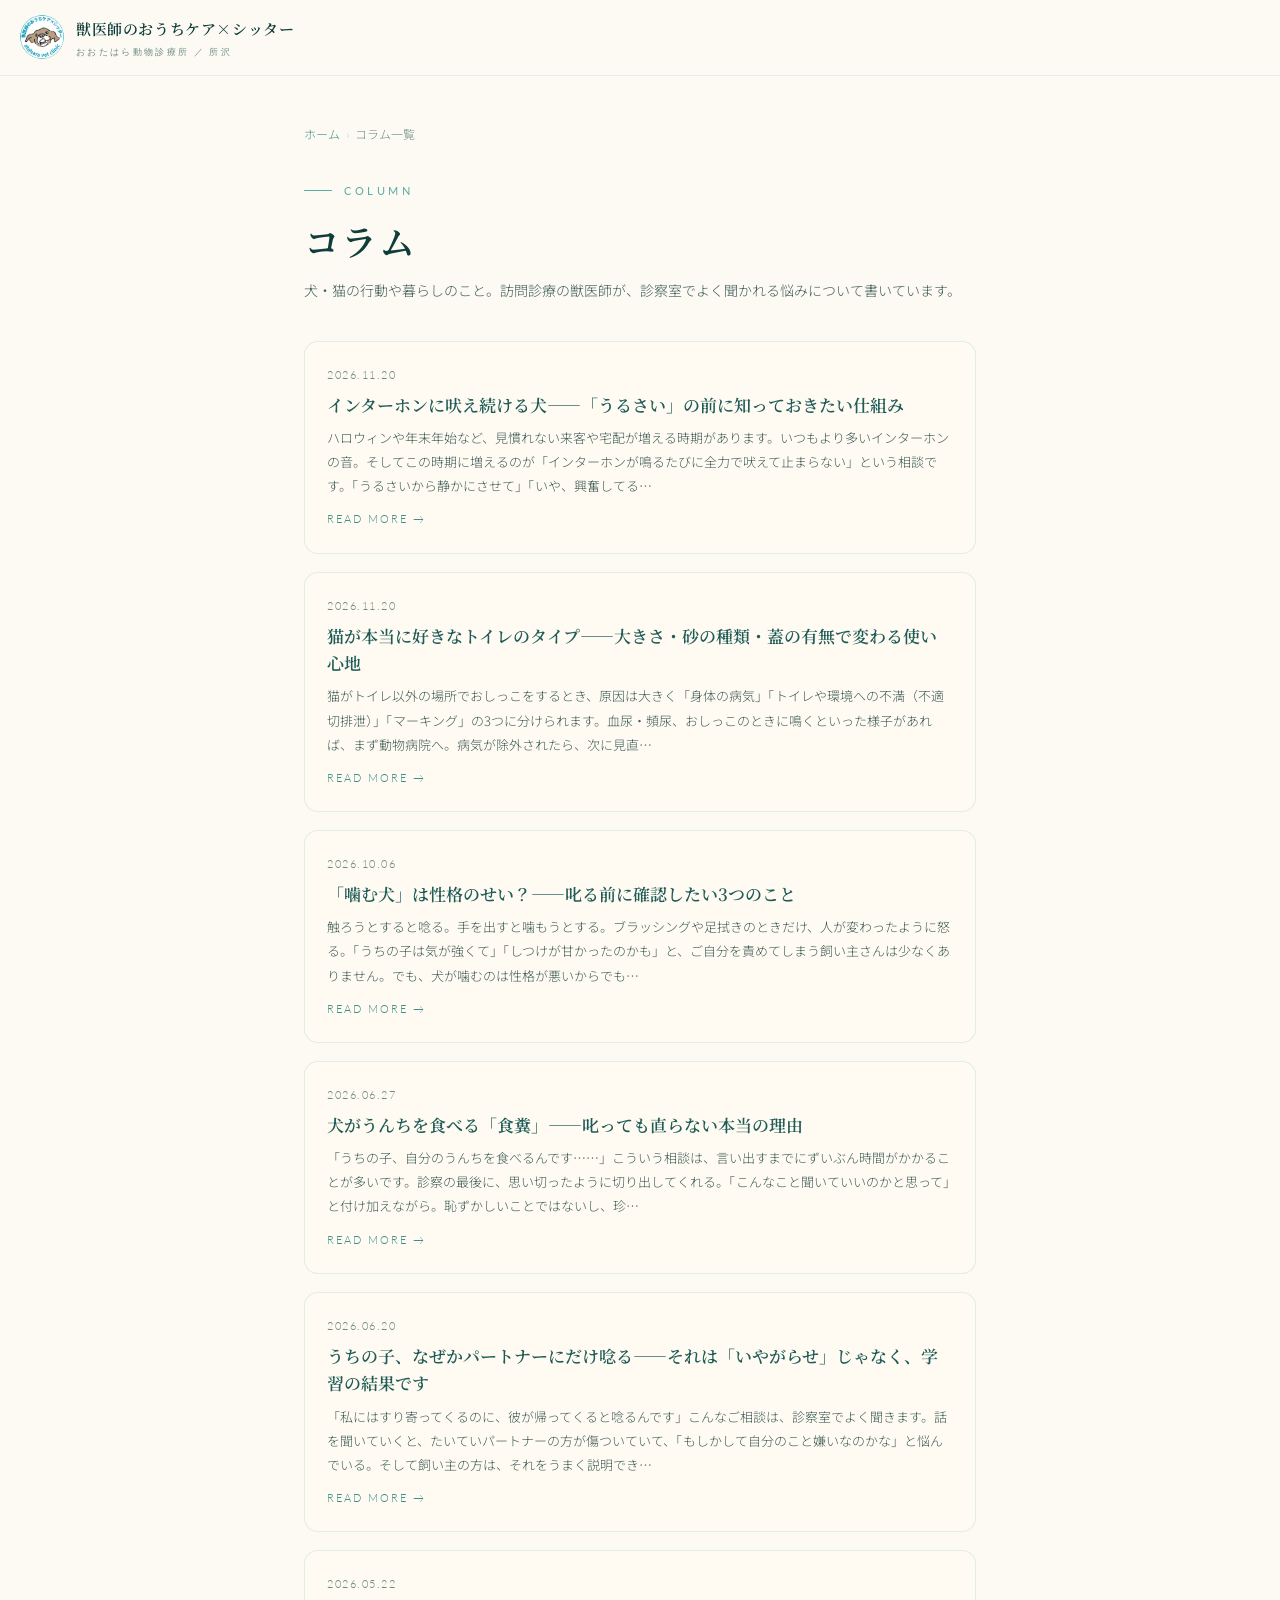
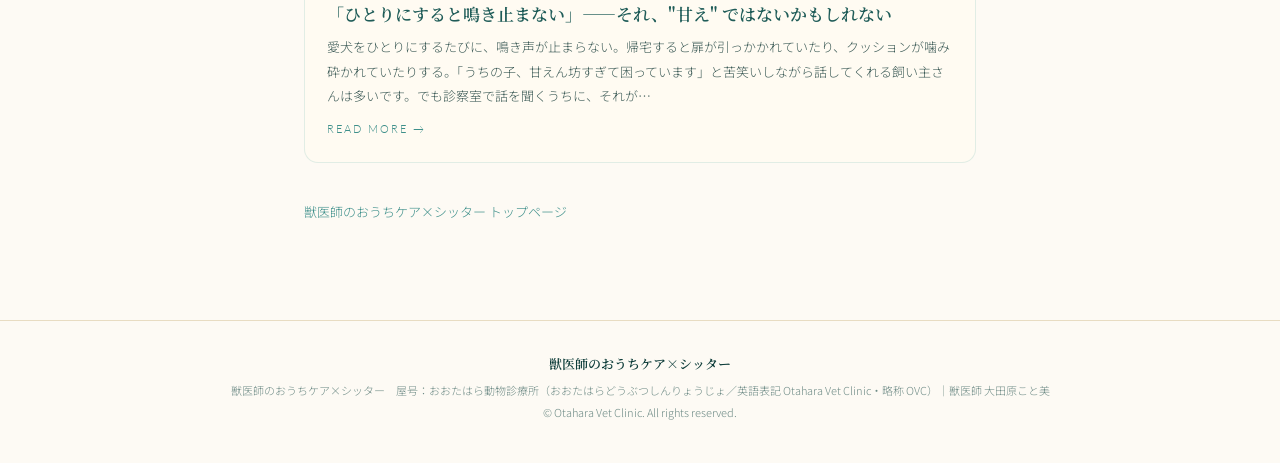
<file: column/index.html>
<!DOCTYPE html>
<html lang="ja">
<head>
<meta charset="UTF-8">
<!-- Google tag (gtag.js) — GA4: おおたはら動物診療所 -->
<script async src="https://www.googletagmanager.com/gtag/js?id=G-6EFXGL5DTM"></script>
<script>
  window.dataLayer = window.dataLayer || [];
  function gtag(){dataLayer.push(arguments);}
  gtag('js', new Date());
  gtag('config', 'G-6EFXGL5DTM');
</script>
<meta name="viewport" content="width=device-width, initial-scale=1.0">
<title>コラム一覧｜おおたはら動物診療所</title>
<meta name="description" content="犬・猫の行動や暮らしに関するコラム。訪問診療専門の獣医師が、診察でよく聞かれる悩みと考え方を紹介します。">
<link rel="canonical" href="https://otahara-vetclinic.com/column/index.html">
<!-- OGP -->
<meta property="og:type" content="website">
<meta property="og:title" content="コラム一覧｜おおたはら動物診療所">
<meta property="og:description" content="犬・猫の行動や暮らしに関するコラム。訪問診療専門の獣医師が、診察でよく聞かれる悩みと考え方を紹介します。">
<meta property="og:url" content="https://otahara-vetclinic.com/column/index.html">
<meta property="og:site_name" content="獣医師のおうちケア×シッター">
<meta property="og:locale" content="ja_JP">
<meta name="twitter:card" content="summary">
<!-- フォント（LPと同じ構成） -->
<link rel="preconnect" href="https://fonts.googleapis.com">
<link rel="preconnect" href="https://fonts.gstatic.com" crossorigin>
<link href="https://fonts.googleapis.com/css2?family=Noto+Sans+JP:wght@300;400;500;700&family=Noto+Serif+JP:wght@400;500;600;700&family=Lato:wght@300;400;700&display=swap" rel="stylesheet">
<link rel="stylesheet" href="column.css">
</head>
<body>

<header class="col-hd">
  <a href="../index.html">
    <div class="col-hd-mark"><img src="../assets/logo.png" alt="おおたはら動物診療所 ロゴ"></div>
    <div>
      <div class="col-hd-name">獣医師のおうちケア×シッター</div>
      <div class="col-hd-en">おおたはら動物診療所 ／ 所沢</div>
    </div>
  </a>
</header>

<main class="col-wrap">
  <nav class="col-crumb" aria-label="パンくず">
    <a href="../index.html">ホーム</a><span class="sep">›</span>コラム一覧
  </nav>

  <span class="col-eyebrow">Column</span>
  <h1 class="col-list-title">コラム</h1>
  <p class="col-list-lead">犬・猫の行動や暮らしのこと。訪問診療の獣医師が、診察室でよく聞かれる悩みについて書いています。</p>

  <a class="col-card" href="inu-interphone.html">
    <div class="col-card-date">2026.11.20</div>
    <div class="col-card-title">インターホンに吠え続ける犬——「うるさい」の前に知っておきたい仕組み</div>
    <div class="col-card-desc">ハロウィンや年末年始など、見慣れない来客や宅配が増える時期があります。いつもより多いインターホンの音。そしてこの時期に増えるのが「インターホンが鳴るたびに全力で吠えて止まらない」という相談です。「うるさいから静かにさせて」「いや、興奮してる…</div>
    <span class="col-card-more">Read more →</span>
  </a>
  <a class="col-card" href="neko-toilet-type.html">
    <div class="col-card-date">2026.11.20</div>
    <div class="col-card-title">猫が本当に好きなトイレのタイプ——大きさ・砂の種類・蓋の有無で変わる使い心地</div>
    <div class="col-card-desc">猫がトイレ以外の場所でおしっこをするとき、原因は大きく「身体の病気」「トイレや環境への不満（不適切排泄）」「マーキング」の3つに分けられます。血尿・頻尿、おしっこのときに鳴くといった様子があれば、まず動物病院へ。病気が除外されたら、次に見直…</div>
    <span class="col-card-more">Read more →</span>
  </a>
  <a class="col-card" href="inu-kamu.html">
    <div class="col-card-date">2026.10.06</div>
    <div class="col-card-title">「噛む犬」は性格のせい？——叱る前に確認したい3つのこと</div>
    <div class="col-card-desc">触ろうとすると唸る。手を出すと噛もうとする。ブラッシングや足拭きのときだけ、人が変わったように怒る。「うちの子は気が強くて」「しつけが甘かったのかも」と、ご自分を責めてしまう飼い主さんは少なくありません。でも、犬が噛むのは性格が悪いからでも…</div>
    <span class="col-card-more">Read more →</span>
  </a>
  <a class="col-card" href="inu-shokufun.html">
    <div class="col-card-date">2026.06.27</div>
    <div class="col-card-title">犬がうんちを食べる「食糞」——叱っても直らない本当の理由</div>
    <div class="col-card-desc">「うちの子、自分のうんちを食べるんです……」こういう相談は、言い出すまでにずいぶん時間がかかることが多いです。診察の最後に、思い切ったように切り出してくれる。「こんなこと聞いていいのかと思って」と付け加えながら。恥ずかしいことではないし、珍…</div>
    <span class="col-card-more">Read more →</span>
  </a>
  <a class="col-card" href="partner-ni-unaru.html">
    <div class="col-card-date">2026.06.20</div>
    <div class="col-card-title">うちの子、なぜかパートナーにだけ唸る——それは「いやがらせ」じゃなく、学習の結果です</div>
    <div class="col-card-desc">「私にはすり寄ってくるのに、彼が帰ってくると唸るんです」こんなご相談は、診察室でよく聞きます。話を聞いていくと、たいていパートナーの方が傷ついていて、「もしかして自分のこと嫌いなのかな」と悩んでいる。そして飼い主の方は、それをうまく説明でき…</div>
    <span class="col-card-more">Read more →</span>
  </a>
  <a class="col-card" href="bunri-fuan.html">
    <div class="col-card-date">2026.05.22</div>
    <div class="col-card-title">「ひとりにすると鳴き止まない」——それ、"甘え" ではないかもしれない</div>
    <div class="col-card-desc">愛犬をひとりにするたびに、鳴き声が止まらない。帰宅すると扉が引っかかれていたり、クッションが噛み砕かれていたりする。「うちの子、甘えん坊すぎて困っています」と苦笑いしながら話してくれる飼い主さんは多いです。でも診察室で話を聞くうちに、それが…</div>
    <span class="col-card-more">Read more →</span>
  </a>

  <nav class="art-nav">
    <a href="../index.html">獣医師のおうちケア×シッター トップページ</a>
  </nav>
</main>

<footer class="col-ft">
  <div class="name">獣医師のおうちケア×シッター</div>
  <div>獣医師のおうちケア×シッター　屋号：おおたはら動物診療所（おおたはらどうぶつしんりょうじょ／英語表記 Otahara Vet Clinic・略称 OVC）｜獣医師 大田原こと美</div>
  <div>© Otahara Vet Clinic. All rights reserved.</div>
</footer>

</body>
</html>
</file>
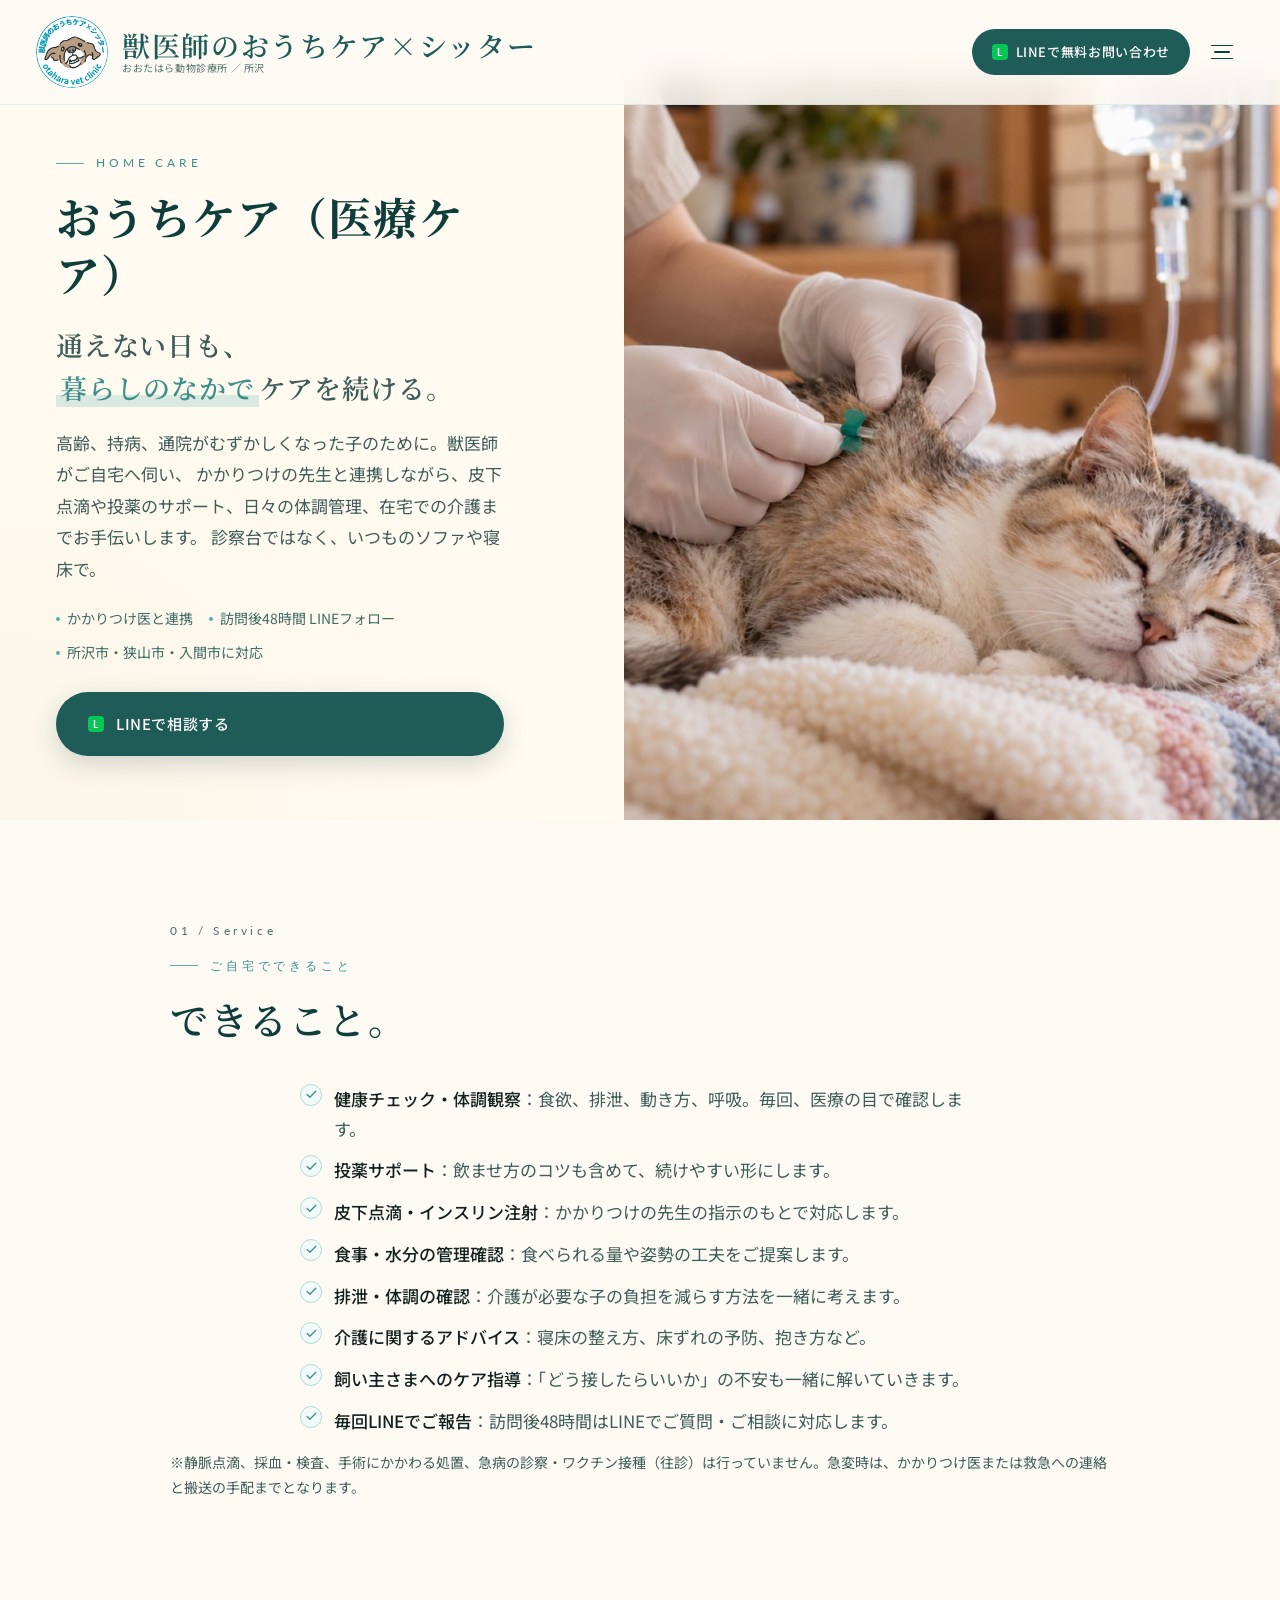
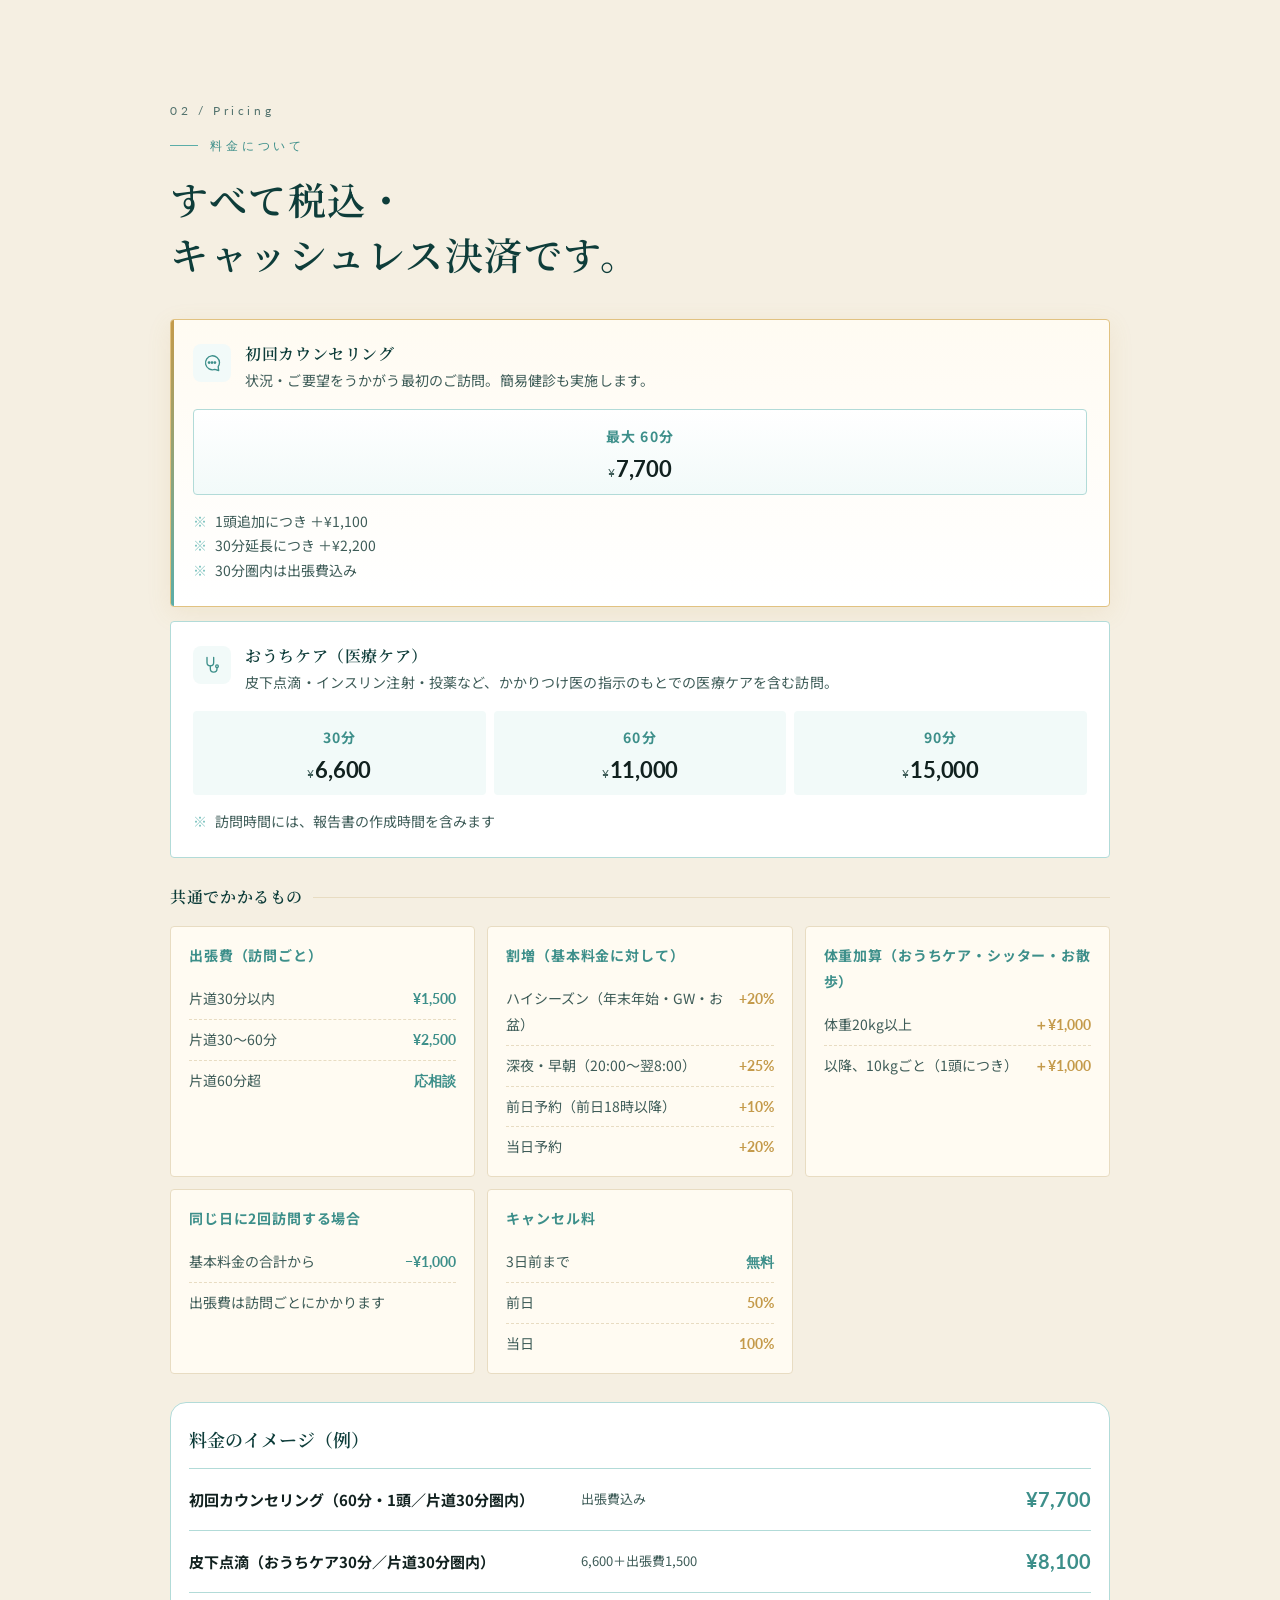
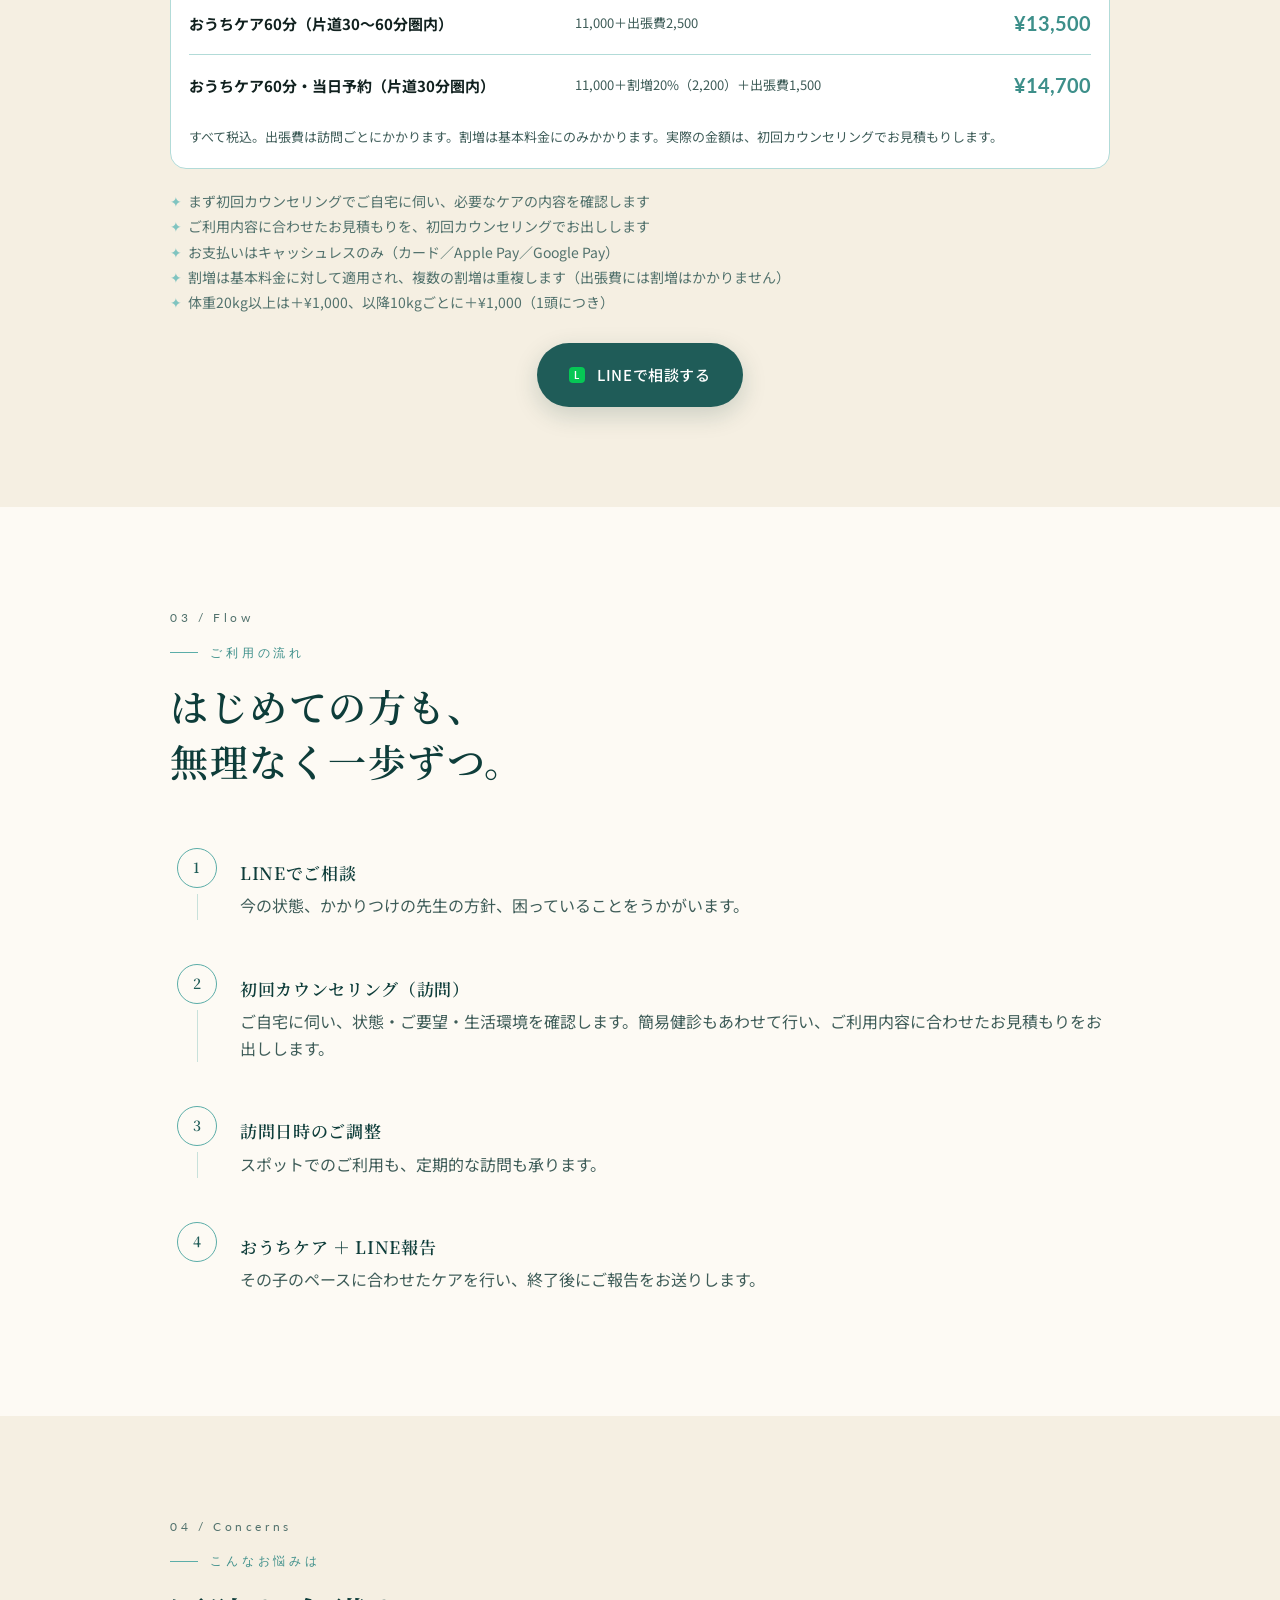
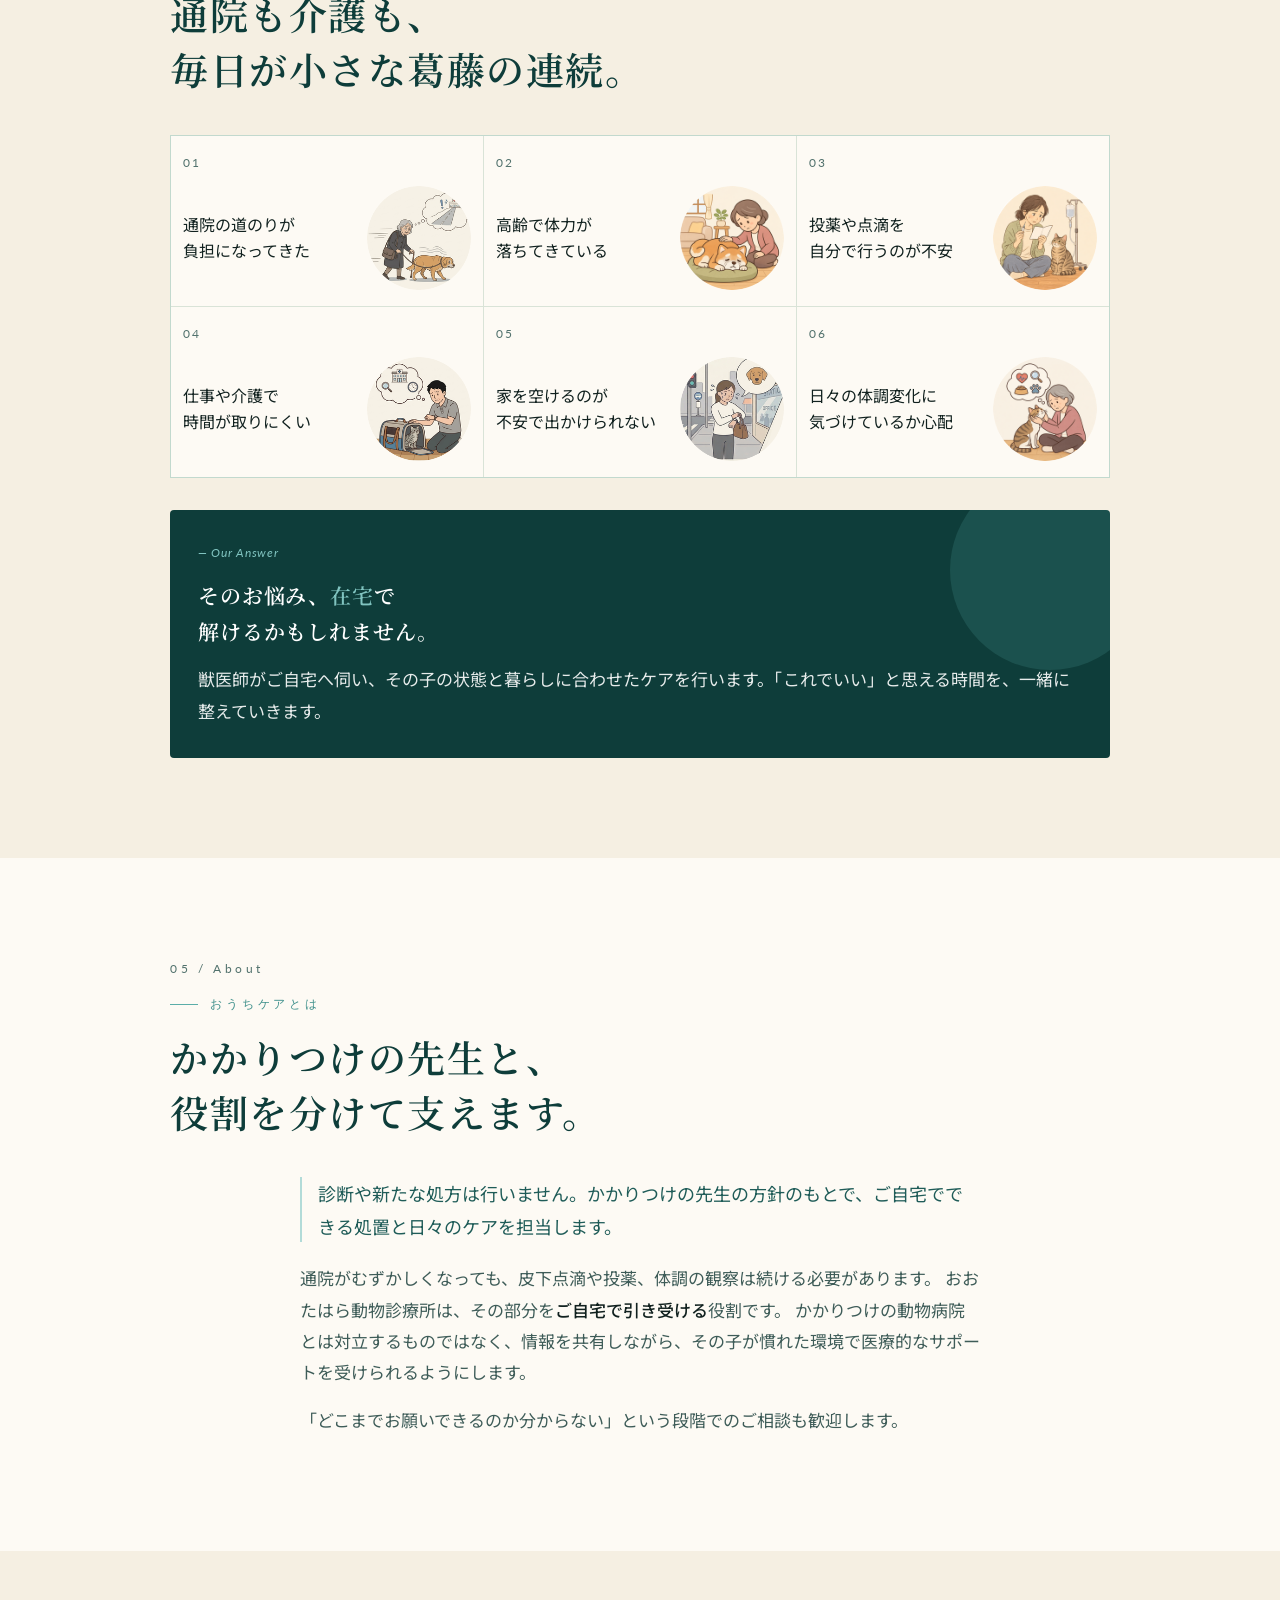
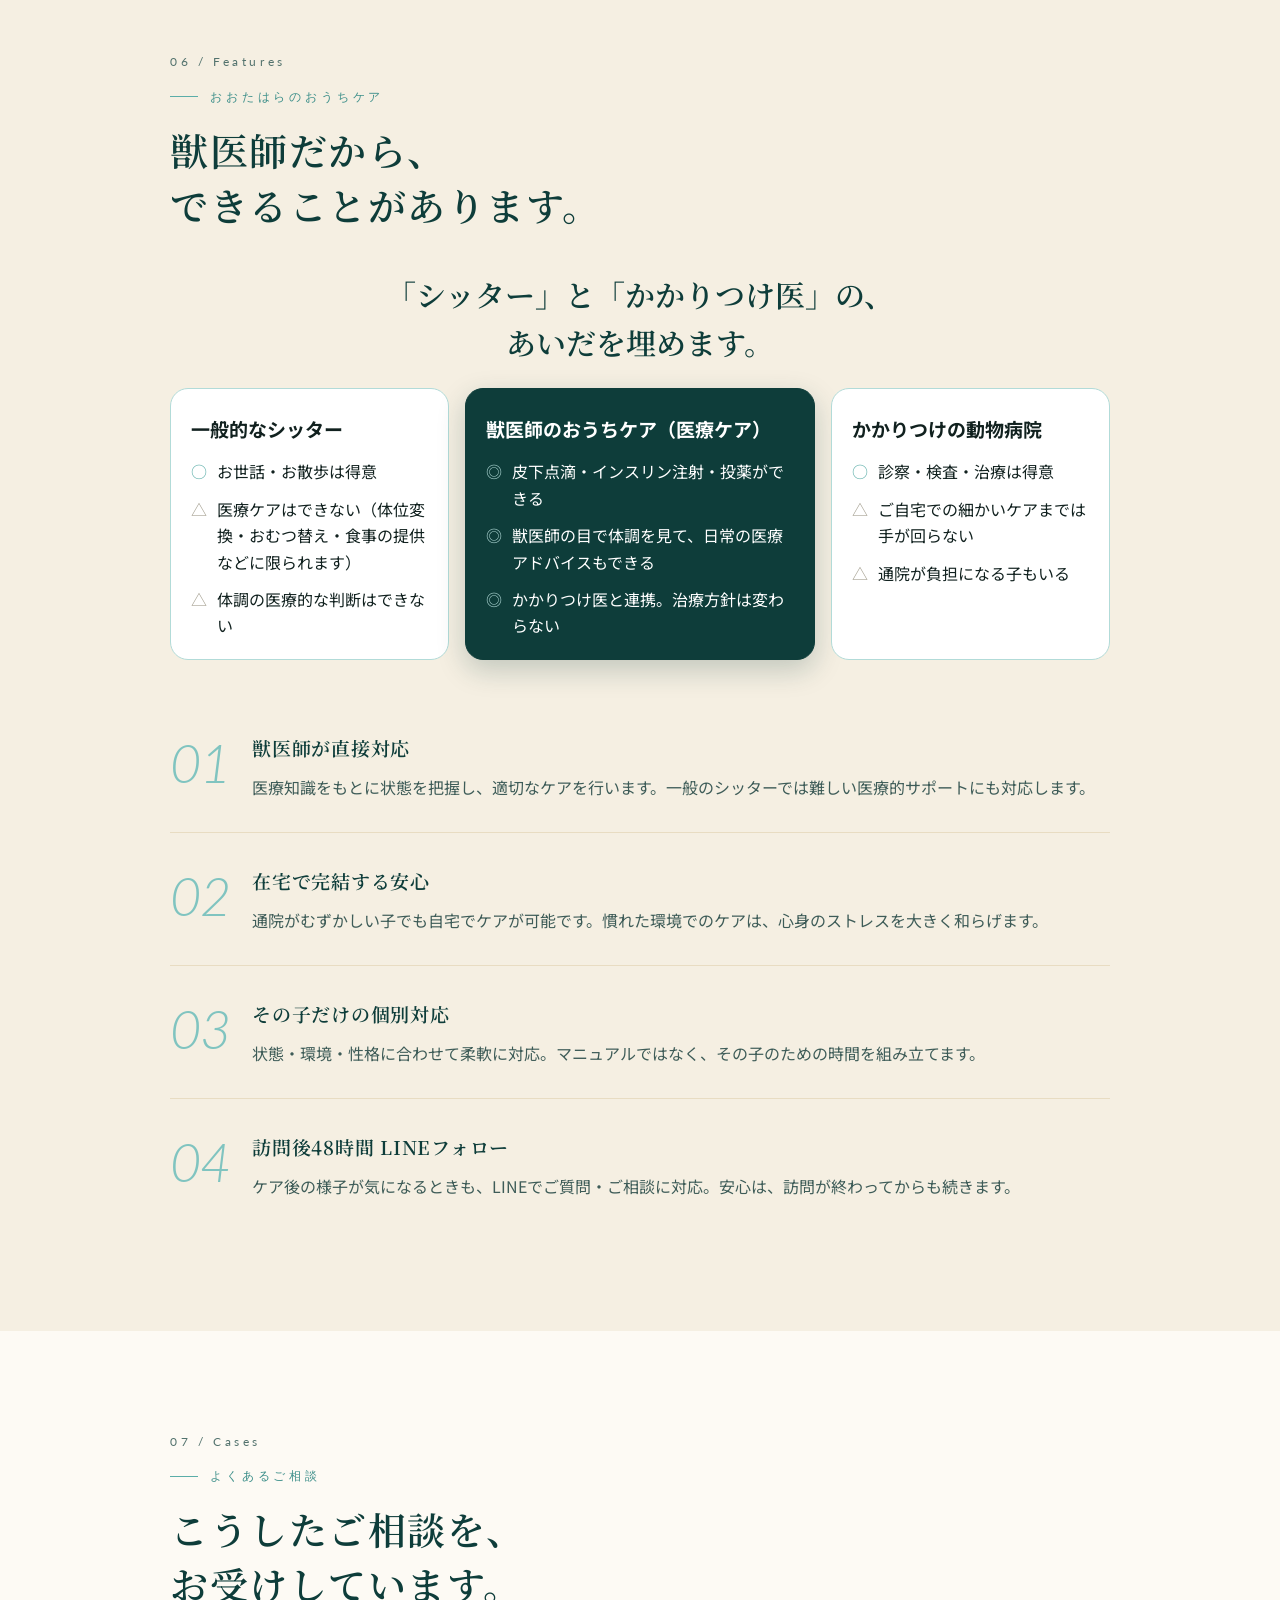
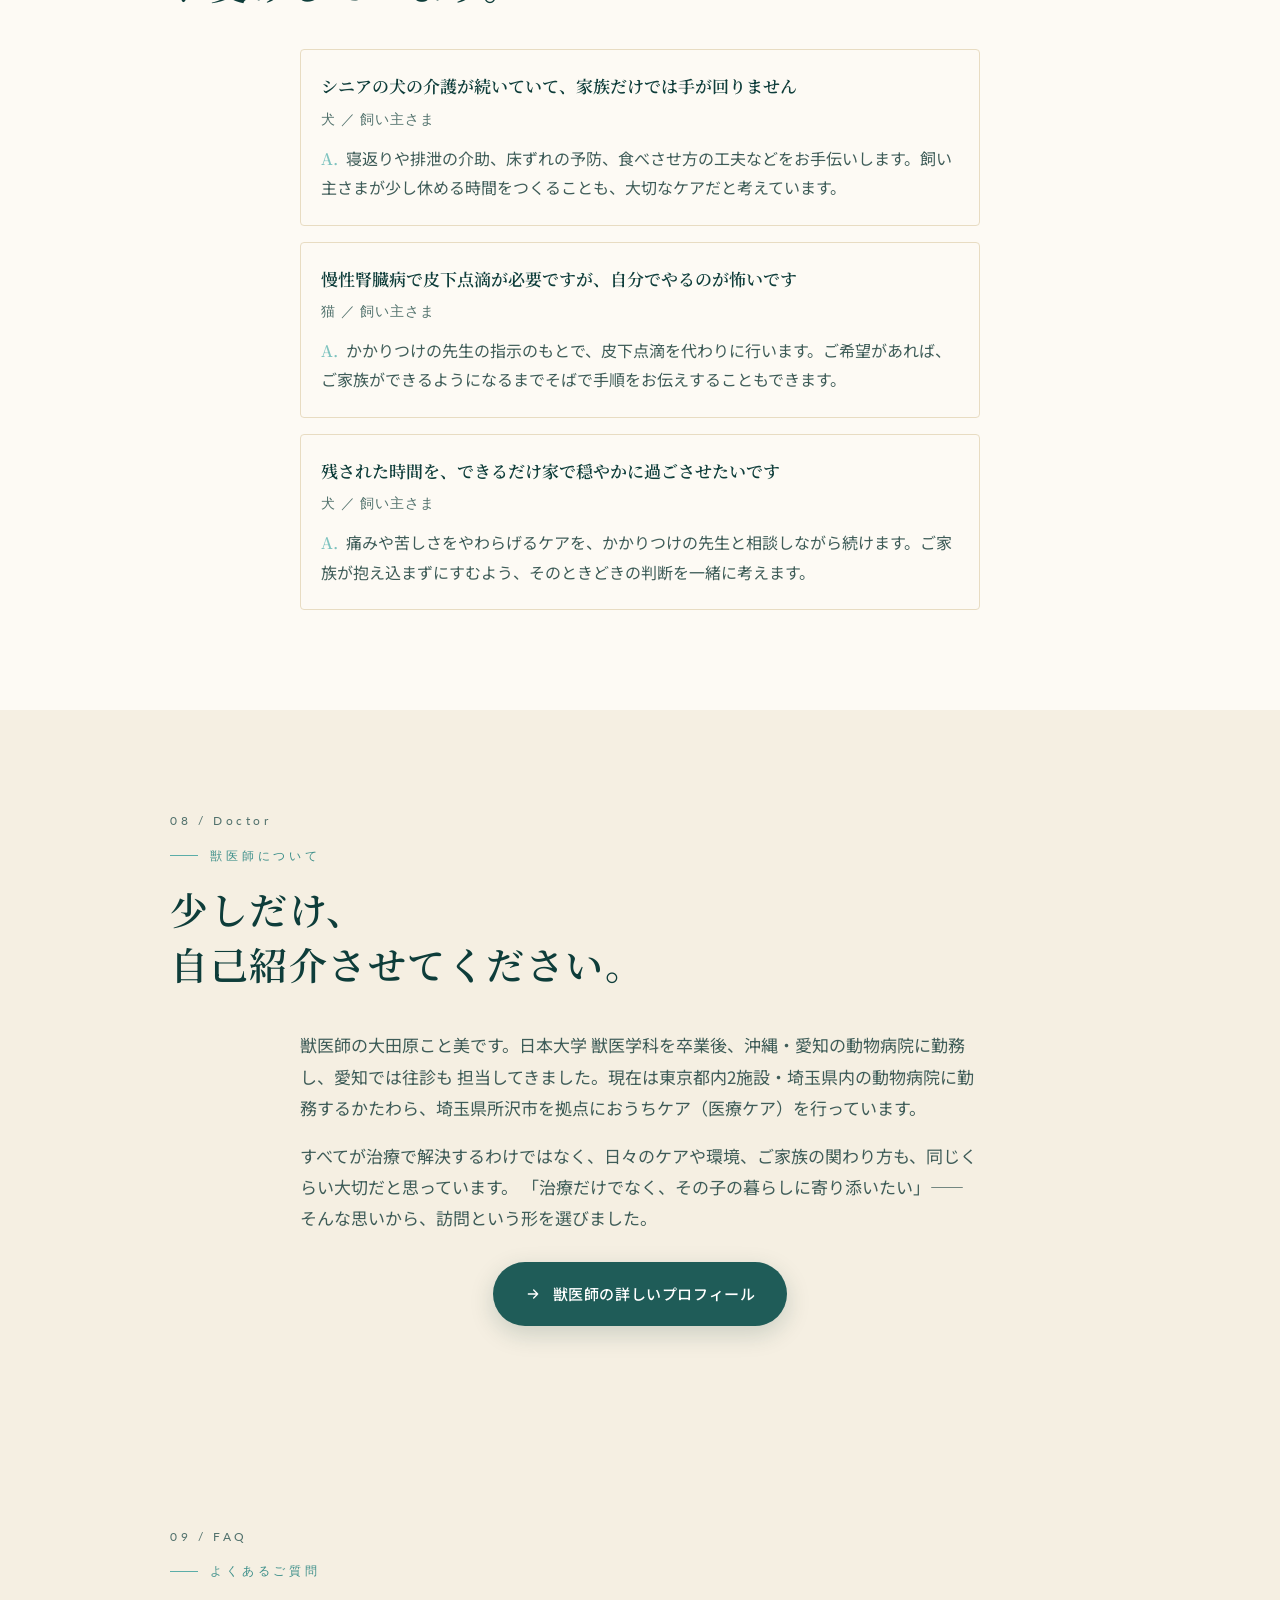
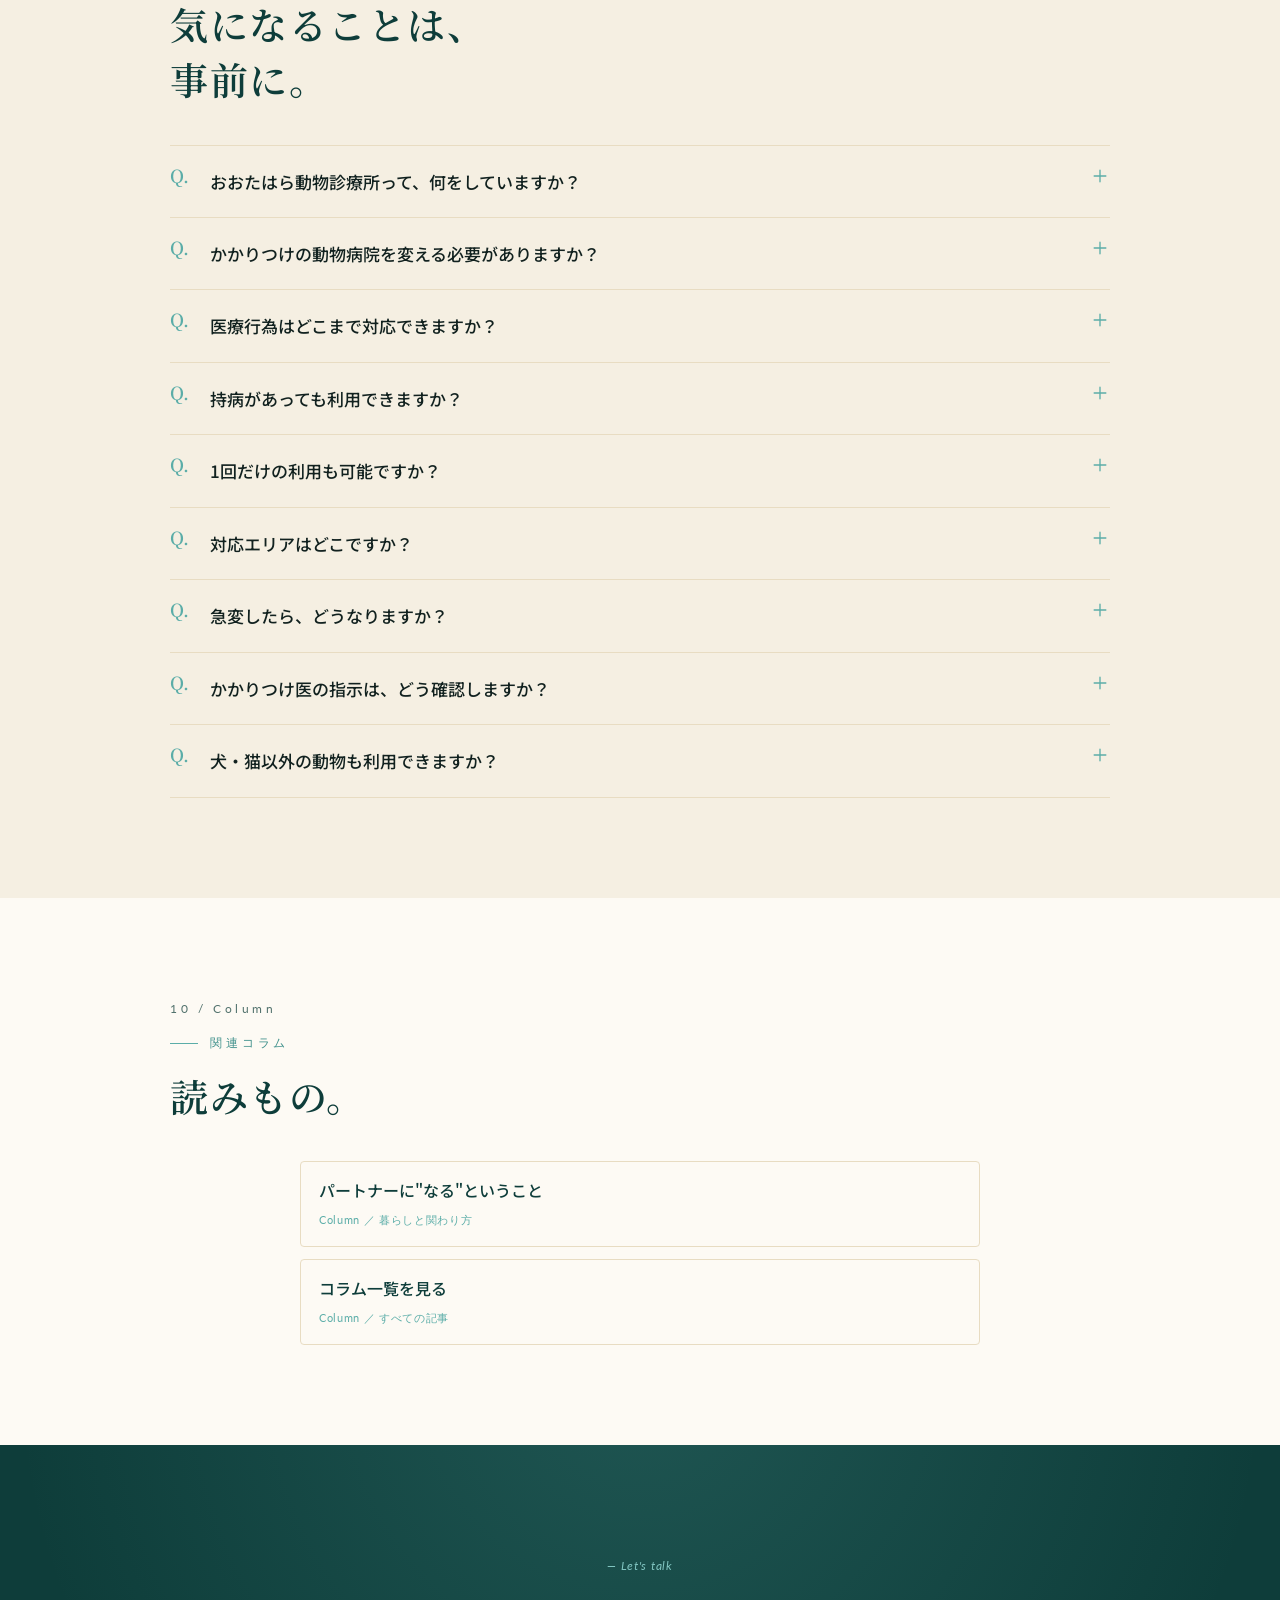
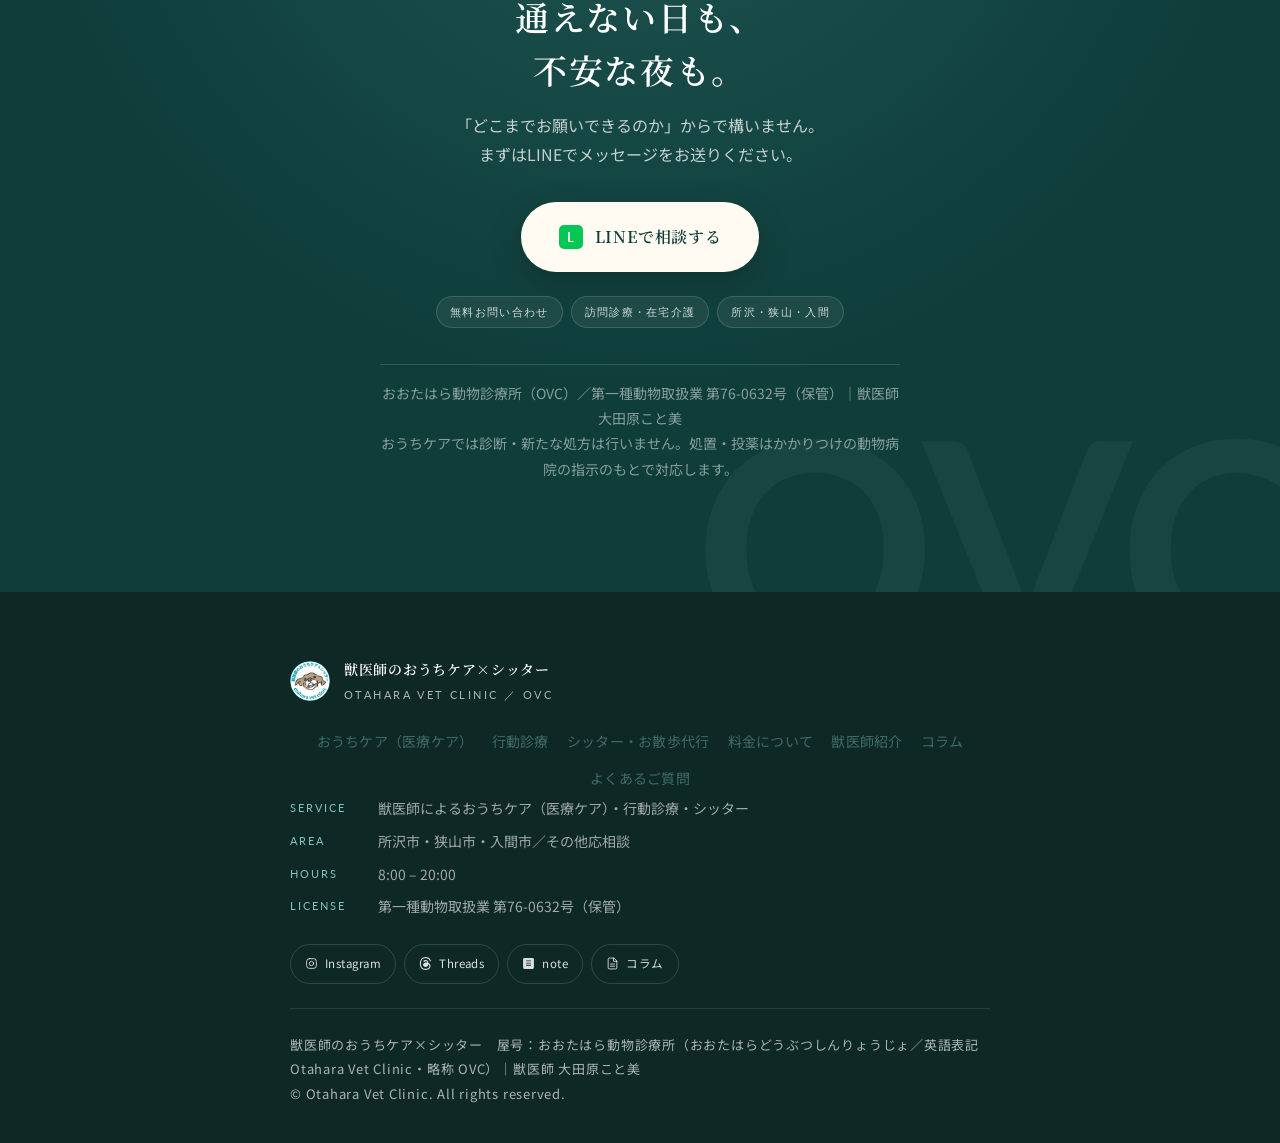
<file: houmon-care.html>
<!DOCTYPE html>
<html lang="ja">
<head>
<meta charset="UTF-8">
<!-- Google tag (gtag.js) — GA4: おおたはら動物診療所 -->
<script async src="https://www.googletagmanager.com/gtag/js?id=G-6EFXGL5DTM"></script>
<script>
  window.dataLayer = window.dataLayer || [];
  function gtag(){dataLayer.push(arguments);}
  gtag('js', new Date());
  gtag('config', 'G-6EFXGL5DTM');
</script>
<meta name="viewport" content="width=device-width, initial-scale=1.0">
<title>獣医師のおうちケア（医療ケア）｜所沢の皮下点滴・投薬・在宅ペット介護｜おおたはら動物診療所</title>
<meta name="description" content="通院がむずかしくなった犬・猫のために、獣医師がご自宅へ。皮下点滴や投薬のサポート、シニアの在宅介護、看取りの伴走まで。かかりつけ医と連携し、慣れた環境のまま医療的なケアを続けられます。埼玉県所沢市・狭山市・入間市。お問い合わせはLINEから無料です。">
<meta name="robots" content="index, follow, max-image-preview:large, max-snippet:-1">
<link rel="canonical" href="https://otahara-vetclinic.com/houmon-care.html">
<meta name="theme-color" content="#0E3D3A">
<!-- OGP -->
<meta property="og:type" content="website">
<meta property="og:title" content="獣医師のおうちケア（医療ケア）｜所沢の皮下点滴・投薬・在宅ペット介護｜おおたはら動物診療所">
<meta property="og:description" content="通院がむずかしくなった犬・猫のために、獣医師がご自宅へ。皮下点滴や投薬のサポート、シニアの在宅介護、看取りの伴走まで。かかりつけ医と連携し、慣れた環境のまま医療的なケアを続けられます。埼玉県所沢市・狭山市・入間市。お問い合わせはLINEから無料です。">
<meta property="og:url" content="https://otahara-vetclinic.com/houmon-care.html">
<meta property="og:site_name" content="獣医師のおうちケア×シッター">
<meta property="og:locale" content="ja_JP">
<meta property="og:image" content="https://otahara-vetclinic.com/assets/dog-hero-new.jpg">
<meta name="twitter:card" content="summary_large_image">
<meta name="twitter:title" content="獣医師のおうちケア（医療ケア）｜所沢の皮下点滴・投薬・在宅ペット介護｜おおたはら動物診療所">
<meta name="twitter:description" content="通院がむずかしくなった犬・猫のために、獣医師がご自宅へ。皮下点滴や投薬のサポート、シニアの在宅介護、看取りの伴走まで。かかりつけ医と連携し、慣れた環境のまま医療的なケアを続けられます。埼玉県所沢市・狭山市・入間市。お問い合わせはLINEから無料です。">
<meta name="twitter:image" content="https://otahara-vetclinic.com/assets/dog-hero-new.jpg">
<link rel="preconnect" href="https://fonts.googleapis.com">
<link rel="preconnect" href="https://fonts.gstatic.com" crossorigin>
<link href="https://fonts.googleapis.com/css2?family=Noto+Sans+JP:wght@300;400;500;700&family=Noto+Serif+JP:wght@400;500;600;700&family=Lato:wght@300;400;700&display=swap" rel="stylesheet">
<link rel="stylesheet" href="/assets/site.css?v=09d83ffd07">
<!-- 構造化データ -->
<script type="application/ld+json">
[
  {
    "@context": "https://schema.org",
    "@type": "Service",
    "name": "おうちケア（医療ケア）",
    "serviceType": "獣医師による訪問診療・在宅介護サポート",
    "description": "通院がむずかしくなった犬・猫のために、獣医師がご自宅へ。皮下点滴や投薬のサポート、シニアの在宅介護、看取りの伴走まで。かかりつけ医と連携し、慣れた環境のまま医療的なケアを続けられます。埼玉県所沢市・狭山市・入間市。お問い合わせはLINEから無料です。",
    "provider": {
      "@type": "VeterinaryCare",
      "@id": "https://otahara-vetclinic.com/#clinic",
      "name": "おおたはら動物診療所"
    },
    "areaServed": [
      {
        "@type": "City",
        "name": "所沢市"
      },
      {
        "@type": "City",
        "name": "狭山市"
      },
      {
        "@type": "City",
        "name": "入間市"
      }
    ],
    "url": "https://otahara-vetclinic.com/houmon-care.html"
  },
  {
    "@context": "https://schema.org",
    "@type": "BreadcrumbList",
    "itemListElement": [
      {
        "@type": "ListItem",
        "position": 1,
        "name": "ホーム",
        "item": "https://otahara-vetclinic.com/"
      },
      {
        "@type": "ListItem",
        "position": 2,
        "name": "おうちケア（医療ケア）",
        "item": "https://otahara-vetclinic.com/houmon-care.html"
      }
    ]
  },
  {
    "@context": "https://schema.org",
    "@type": "FAQPage",
    "mainEntity": [
      {
        "@type": "Question",
        "name": "おおたはら動物診療所って、何をしていますか？",
        "acceptedAnswer": {
          "@type": "Answer",
          "text": "「おおたはら動物診療所」は屋号です。通院していただく動物病院ではなく、獣医師が所沢市・狭山市・入間市を中心にご自宅へ伺う、訪問専門のサービスです。「獣医師のおうちケア×シッター」として、おうちケア（医療ケア）、シッター・お散歩代行、行動診療を行っています。"
        }
      },
      {
        "@type": "Question",
        "name": "かかりつけの動物病院を変える必要がありますか？",
        "acceptedAnswer": {
          "@type": "Answer",
          "text": "いいえ。診断や治療方針はかかりつけの先生が担当し、当院はご自宅でできる処置と日々のケアを引き受けます。情報を共有しながら進めます。"
        }
      },
      {
        "@type": "Question",
        "name": "医療行為はどこまで対応できますか？",
        "acceptedAnswer": {
          "@type": "Answer",
          "text": "診断や新たな処方は行いませんが、かかりつけの先生の指示のもとでの投薬・皮下点滴などの処置に対応します。詳細はご相談ください。"
        }
      },
      {
        "@type": "Question",
        "name": "持病があっても利用できますか？",
        "acceptedAnswer": {
          "@type": "Answer",
          "text": "はい。むしろそのような子のためのサービスです。かかりつけの先生と連携を取りながら、無理のないケアを組み立てます。"
        }
      },
      {
        "@type": "Question",
        "name": "1回だけの利用も可能ですか？",
        "acceptedAnswer": {
          "@type": "Answer",
          "text": "可能です。単発でも継続でも承ります。必要なときに必要なだけ、ご活用ください。"
        }
      },
      {
        "@type": "Question",
        "name": "対応エリアはどこですか？",
        "acceptedAnswer": {
          "@type": "Answer",
          "text": "埼玉県所沢市・狭山市・入間市を中心に対応しています。その他のエリアもLINEにてご相談ください。"
        }
      },
      {
        "@type": "Question",
        "name": "急変したら、どうなりますか？",
        "acceptedAnswer": {
          "@type": "Answer",
          "text": "訪問中に容体が変わったときは、その場で状態を確認し、飼い主さまとかかりつけ医（または救急の動物病院）へ連絡して、搬送の手配までを行います。診察・治療は行いません。"
        }
      },
      {
        "@type": "Question",
        "name": "かかりつけ医の指示は、どう確認しますか？",
        "acceptedAnswer": {
          "@type": "Answer",
          "text": "飼い主さまからかかりつけ医の指示（薬の種類・量、皮下点滴の量や回数など）をお聞きして対応します。不明な点は、初回カウンセリングのときにかかりつけ医へ直接確認します。"
        }
      },
      {
        "@type": "Question",
        "name": "犬・猫以外の動物も利用できますか？",
        "acceptedAnswer": {
          "@type": "Answer",
          "text": "犬・猫以外の動物は、まずお問い合わせください。"
        }
      }
    ]
  }
]
</script>
</head>
<body>
<!-- 共通ヘッダー＋メニューオーバーレイ（build_site.py が全ページへ差し込む） -->
<!-- リンクはルート絶対パス。#付きは当面トップページ内アンカー -->
<header class="hd">
  <a href="/" class="brand">
    <div class="brand-mark"><img src="/assets/logo.png" alt=""></div>
    <div class="brand-txt">
      <div class="brand-jp">獣医師のおうちケア×シッター</div>
      <div class="brand-en brand-en-jp">おおたはら動物診療所 ／ 所沢</div>
    </div>
  </a>
  <div class="hd-right">
  <a href="https://lin.ee/GI29kIF" target="_blank" rel="noopener" class="hd-cta">
    <span class="line-sq">L</span><span class="hd-cta-label">LINE<span class="hd-cta-label-lg">で無料お問い合わせ</span></span>
  </a>
    <button type="button" class="hd-burger" id="burger" aria-label="メニューを開く" aria-controls="menu" aria-expanded="false">
      <span></span><span></span><span></span>
    </button>
  </div>
</header>

<nav class="menu-overlay" id="menu" aria-hidden="true">
  <button type="button" class="menu-close" id="menuClose" aria-label="メニューを閉じる">
    <svg viewBox="0 0 24 24" fill="none" stroke="currentColor" stroke-width="1.6" stroke-linecap="round"><path d="M6 6l12 12M18 6L6 18"/></svg>
    <span class="menu-close-label">Close</span>
  </button>
  <div class="menu-inner">
    <div class="menu-eyebrow">Navigation ／ メニュー</div>
    <div class="menu-nav">
      <a href="/" class="menu-link"><span class="menu-num">00</span><span class="menu-jp">トップ</span><span class="menu-en">Top</span></a>
      <a href="/houmon-care.html" class="menu-link"><span class="menu-num">01</span><span class="menu-jp">おうちケア（医療ケア）</span><span class="menu-en">Home Care</span></a>
      <a href="/koudou-shinryo.html" class="menu-link"><span class="menu-num">02</span><span class="menu-jp">行動診療</span><span class="menu-en">Behavior</span></a>
      <a href="/petsitter.html" class="menu-link"><span class="menu-num">03</span><span class="menu-jp">シッター・お散歩代行</span><span class="menu-en">Pet Sitting</span></a>
      <a href="/#pricing" class="menu-link"><span class="menu-num">04</span><span class="menu-jp">料金について</span><span class="menu-en">Pricing</span></a>
      <a href="/#doctor" class="menu-link"><span class="menu-num">05</span><span class="menu-jp">獣医師紹介</span><span class="menu-en">Doctor</span></a>
      <a href="/#flow" class="menu-link"><span class="menu-num">06</span><span class="menu-jp">ご利用の流れ</span><span class="menu-en">Flow</span></a>
      <a href="/column/" class="menu-link"><span class="menu-num">07</span><span class="menu-jp">コラム</span><span class="menu-en">Column</span></a>
      <a href="/#faq" class="menu-link"><span class="menu-num">08</span><span class="menu-jp">よくあるご質問</span><span class="menu-en">FAQ</span></a>
    </div>
    <div class="menu-foot">
      <a href="https://lin.ee/GI29kIF" target="_blank" rel="noopener" class="menu-cta">
        <span class="line-sq-big">L</span>LINEで無料お問い合わせ
      </a>
      <div class="menu-socials">
        <a href="https://www.instagram.com/otahara_vetclinic/" target="_blank" rel="noopener" class="menu-soc">
          <svg viewBox="0 0 24 24" fill="none" stroke="currentColor" stroke-width="1.6" stroke-linecap="round" stroke-linejoin="round"><rect x="3" y="3" width="18" height="18" rx="5"/><circle cx="12" cy="12" r="4"/><circle cx="17.5" cy="6.5" r=".6" fill="currentColor" stroke="none"/></svg>
          Instagram
        </a>
        <a href="https://www.threads.com/@otahara_vetclinic" target="_blank" rel="noopener" class="menu-soc">
          <svg viewBox="0 0 192 192" fill="currentColor"><path d="M141.5 89a67 67 0 0 0-2.5-1.1c-1.5-27.3-16.4-43-41.5-43.1h-.3c-15 0-27.5 6.4-35.1 18l13.8 9.5c5.7-8.7 14.7-10.5 21.3-10.5h.2c8.3 0 14.5 2.4 18.5 7.1 2.9 3.4 4.9 8.1 5.9 14-7.3-1.2-15.2-1.6-23.7-1.1-23.8 1.4-39.1 15.3-38.1 34.6.5 9.8 5.4 18.2 13.7 23.7 7 4.7 16.1 6.9 25.6 6.4 12.5-.7 22.2-5.4 29-14.1 5.2-6.6 8.5-15.2 9.9-26 5.9 3.6 10.3 8.3 12.8 14 4.1 9.6 4.4 25.5-8.6 38.4-11.3 11.3-24.9 16.2-45.5 16.4-22.8-.2-40.1-7.5-51.3-21.8C35.2 140 29.8 120.7 29.6 96c.2-24.7 5.6-44 16.1-57.3C57 24.4 74.2 17.1 97 17c23 .2 40.5 7.5 52.2 21.8 5.7 7 10 15.9 12.9 26.2l16.1-4.3c-3.4-12.7-8.9-23.6-16.2-32.7C147 11 125.2 1.3 97.1 1.1H97C68.9 1.3 47.3 11 32.8 28.8 19.9 44.7 13.1 67 12.9 96v.1c.2 28.9 7 51.3 19.9 67.2 14.5 17.8 36.1 27.4 64.3 27.7h.1c24.9-.2 42.5-6.7 57-21.2 18.9-18.8 18.3-42.4 12.1-56.8-4.3-10.1-12.8-18.3-24.8-23.9z"/></svg>
          Threads
        </a>
        <a href="https://note.com/otahara_vet" target="_blank" rel="noopener" class="menu-soc">
          <svg viewBox="0 0 24 24" fill="currentColor"><path d="M19.5 2h-15A2.5 2.5 0 0 0 2 4.5v15A2.5 2.5 0 0 0 4.5 22h15a2.5 2.5 0 0 0 2.5-2.5v-15A2.5 2.5 0 0 0 19.5 2zm-3 14H7.5v-1.5h9zm0-4H7.5v-1.5h9zm0-4H7.5V6.5h9z"/></svg>
          note
        </a>
      </div>
      <div class="menu-fine">© Otahara Vet Clinic</div>
    </div>
  </div>
</nav>
<main class="page-main">
<section class="page-hero">
  <div class="page-hero-grid">
    <div class="page-hero-photo">
      <img src="assets/cat-subq-care.jpg" fetchpriority="high" alt="ご自宅で、獣医師が猫に皮下点滴をしている様子" style="object-position:62% 50%;">
    </div>
    <div class="page-hero-body">
      <div class="eyebrow">Home Care</div>
      <h1 class="page-title">おうちケア（医療ケア）</h1>
      <p class="page-hook">通えない日も、<br><em>暮らしのなかで</em>ケアを続ける。</p>
      <p class="page-hero-lead">
        高齢、持病、通院がむずかしくなった子のために。獣医師がご自宅へ伺い、
        かかりつけの先生と連携しながら、皮下点滴や投薬のサポート、日々の体調管理、在宅での介護までお手伝いします。
        診察台ではなく、いつものソファや寝床で。
      </p>
      <div class="page-hero-meta">
        <span>かかりつけ医と連携</span>
        <span>訪問後48時間 LINEフォロー</span>
        <span>所沢市・狭山市・入間市に対応</span>
      </div>
      <a href="https://lin.ee/GI29kIF" target="_blank" rel="noopener" class="btn-primary">
        <span class="line-sq">L</span>LINEで相談する
      </a>
    </div>
  </div>
</section>

<section class="sec">
  <div class="sec-head">
    <div class="sec-num">01 / Service</div>
    <div class="eyebrow">ご自宅でできること</div>
    <h2 class="h-sec">できること。</h2>
  </div>
  <ul class="svc-check">
    <li><span><b>健康チェック・体調観察</b>：食欲、排泄、動き方、呼吸。毎回、医療の目で確認します。</span></li>
    <li><span><b>投薬サポート</b>：飲ませ方のコツも含めて、続けやすい形にします。</span></li>
    <li><span><b>皮下点滴・インスリン注射</b>：かかりつけの先生の指示のもとで対応します。</span></li>
    <li><span><b>食事・水分の管理確認</b>：食べられる量や姿勢の工夫をご提案します。</span></li>
    <li><span><b>排泄・体調の確認</b>：介護が必要な子の負担を減らす方法を一緒に考えます。</span></li>
    <li><span><b>介護に関するアドバイス</b>：寝床の整え方、床ずれの予防、抱き方など。</span></li>
    <li><span><b>飼い主さまへのケア指導</b>：「どう接したらいいか」の不安も一緒に解いていきます。</span></li>
    <li><span><b>毎回LINEでご報告</b>：訪問後48時間はLINEでご質問・ご相談に対応します。</span></li>
  </ul>
  <p style="margin-top:14px;font-size:14px;color:var(--ink-m);line-height:1.8;">※静脈点滴、採血・検査、手術にかかわる処置、急病の診察・ワクチン接種（往診）は行っていません。急変時は、かかりつけ医または救急への連絡と搬送の手配までとなります。</p>
</section>

<section class="sec" style="background:var(--sand);" id="pricing">
  <div class="sec-head">
    <div class="sec-num">02 / Pricing</div>
    <div class="eyebrow">料金について</div>
    <h2 class="h-sec">すべて税込・<br>キャッシュレス決済です。</h2>
  </div>
  <div class="price-cards">
    <div class="pcard pcard-accent pcard-full">
      <div class="pcard-head">
        <div class="pcard-ic">
          <svg viewBox="0 0 24 24" fill="none" stroke="currentColor" stroke-width="1.6" stroke-linecap="round" stroke-linejoin="round"><path d="M21 11.5a8.4 8.4 0 0 1-1.6 4.9L20 21l-4.7-1.3a8.4 8.4 0 1 1 5.7-8.2z"/><circle cx="8.5" cy="11.5" r=".9" fill="currentColor"/><circle cx="12" cy="11.5" r=".9" fill="currentColor"/><circle cx="15.5" cy="11.5" r=".9" fill="currentColor"/></svg>
        </div>
        <div class="pcard-title-block">
          <div class="pcard-name">初回カウンセリング</div>
          <div class="pcard-desc">状況・ご要望をうかがう最初のご訪問。簡易健診も実施します。</div>
        </div>
      </div>
      <div class="price-row one">
        <div class="price-item" style="background:linear-gradient(180deg,#fff,var(--t-ghost));border:1px solid var(--t-ll);">
          <div class="price-label">最大 60分</div>
          <div class="price-num"><span class="price-yen">¥</span>7,700</div>
        </div>
      </div>
      <div class="pcard-note">
        <div class="row">1頭追加につき ＋¥1,100</div>
        <div class="row">30分延長につき ＋¥2,200</div>
        <div class="row">30分圏内は出張費込み</div>
      </div>
    </div>
    <div class="pcard pcard-full">
      <div class="pcard-head">
        <div class="pcard-ic">
          <svg viewBox="0 0 24 24" fill="none" stroke="currentColor" stroke-width="1.6" stroke-linecap="round" stroke-linejoin="round"><path d="M6 3v6a4 4 0 0 0 8 0V3"/><path d="M10 13v3.5a4 4 0 0 0 8 0V15"/><circle cx="18" cy="13.5" r="1.6"/></svg>
        </div>
        <div class="pcard-title-block">
          <div class="pcard-name">おうちケア（医療ケア）</div>
          <div class="pcard-desc">皮下点滴・インスリン注射・投薬など、かかりつけ医の指示のもとでの医療ケアを含む訪問。</div>
        </div>
      </div>
      <div class="price-row">
        <div class="price-item"><div class="price-label">30分</div><div class="price-num"><span class="price-yen">¥</span>6,600</div></div>
        <div class="price-item"><div class="price-label">60分</div><div class="price-num"><span class="price-yen">¥</span>11,000</div></div>
        <div class="price-item"><div class="price-label">90分</div><div class="price-num"><span class="price-yen">¥</span>15,000</div></div>
      </div>
      <div class="pcard-note">
        <div class="row">訪問時間には、報告書の作成時間を含みます</div>
      </div>
    </div>
  </div>
  <div class="surcharge-section">
    <div class="surcharge-title">共通でかかるもの</div>
    <div class="surch-cards">
      <div class="surch-card">
        <div class="surch-card-t">出張費（訪問ごと）</div>
        <div class="surch-card-row"><span>片道30分以内</span><b class="yen">¥1,500</b></div>
        <div class="surch-card-row"><span>片道30〜60分</span><b class="yen">¥2,500</b></div>
        <div class="surch-card-row"><span>片道60分超</span><b class="yen">応相談</b></div>
      </div>
      <div class="surch-card">
        <div class="surch-card-t">割増（基本料金に対して）</div>
        <div class="surch-card-row"><span>ハイシーズン（年末年始・GW・お盆）</span><b>+20%</b></div>
        <div class="surch-card-row"><span>深夜・早朝（20:00〜翌8:00）</span><b>+25%</b></div>
        <div class="surch-card-row"><span>前日予約（前日18時以降）</span><b>+10%</b></div>
        <div class="surch-card-row"><span>当日予約</span><b>+20%</b></div>
      </div>
      <div class="surch-card">
        <div class="surch-card-t">体重加算（おうちケア・シッター・お散歩）</div>
        <div class="surch-card-row"><span>体重20kg以上</span><b>＋¥1,000</b></div>
        <div class="surch-card-row"><span>以降、10kgごと（1頭につき）</span><b>＋¥1,000</b></div>
      </div>
      <div class="surch-card">
        <div class="surch-card-t">同じ日に2回訪問する場合</div>
        <div class="surch-card-row"><span>基本料金の合計から</span><b class="yen">−¥1,000</b></div>
        <div class="surch-card-row"><span>出張費は訪問ごとにかかります</span><b></b></div>
      </div>
      <div class="surch-card">
        <div class="surch-card-t">キャンセル料</div>
        <div class="surch-card-row"><span>3日前まで</span><b class="yen">無料</b></div>
        <div class="surch-card-row"><span>前日</span><b>50%</b></div>
        <div class="surch-card-row"><span>当日</span><b>100%</b></div>
      </div>
    </div>
  </div>
  <div class="ex">
    <div class="ex-t">料金のイメージ（例）</div>
    <div class="ex-row"><div class="ex-name">初回カウンセリング（60分・1頭／片道30分圏内）</div><div class="ex-calc">出張費込み</div><div class="ex-sum">¥7,700</div></div>
    <div class="ex-row"><div class="ex-name">皮下点滴（おうちケア30分／片道30分圏内）</div><div class="ex-calc">6,600＋出張費1,500</div><div class="ex-sum">¥8,100</div></div>
    <div class="ex-row"><div class="ex-name">おうちケア60分（片道30〜60分圏内）</div><div class="ex-calc">11,000＋出張費2,500</div><div class="ex-sum">¥13,500</div></div>
    <div class="ex-row"><div class="ex-name">おうちケア60分・当日予約（片道30分圏内）</div><div class="ex-calc">11,000＋割増20%（2,200）＋出張費1,500</div><div class="ex-sum">¥14,700</div></div>
    <p class="ex-note">すべて税込。出張費は訪問ごとにかかります。割増は基本料金にのみかかります。実際の金額は、初回カウンセリングでお見積もりします。</p>
  </div>
  <div class="price-fineprint">
    <p>まず初回カウンセリングでご自宅に伺い、必要なケアの内容を確認します</p>
    <p>ご利用内容に合わせたお見積もりを、初回カウンセリングでお出しします</p>
    <p>お支払いはキャッシュレスのみ（カード／Apple Pay／Google Pay）</p>
    <p>割増は基本料金に対して適用され、複数の割増は重複します（出張費には割増はかかりません）</p>
    <p>体重20kg以上は＋¥1,000、以降10kgごとに＋¥1,000（1頭につき）</p>
  </div>
  <div class="page-cta">
    <a href="https://lin.ee/GI29kIF" target="_blank" rel="noopener" class="btn-primary">
      <span class="line-sq">L</span>LINEで相談する
    </a>
  </div>
</section>

<section class="sec">
  <div class="sec-head">
    <div class="sec-num">03 / Flow</div>
    <div class="eyebrow">ご利用の流れ</div>
    <h2 class="h-sec">はじめての方も、<br>無理なく一歩ずつ。</h2>
  </div>
  <div class="flow">
    <div class="flow-item">
      <div class="flow-l"><div class="flow-dot">1</div><div class="flow-line"></div></div>
      <div>
        <div class="flow-t">LINEでご相談</div>
        <div class="flow-d">今の状態、かかりつけの先生の方針、困っていることをうかがいます。</div>
      </div>
    </div>
    <div class="flow-item">
      <div class="flow-l"><div class="flow-dot">2</div><div class="flow-line"></div></div>
      <div>
        <div class="flow-t">初回カウンセリング（訪問）</div>
        <div class="flow-d">ご自宅に伺い、状態・ご要望・生活環境を確認します。簡易健診もあわせて行い、ご利用内容に合わせたお見積もりをお出しします。</div>
      </div>
    </div>
    <div class="flow-item">
      <div class="flow-l"><div class="flow-dot">3</div><div class="flow-line"></div></div>
      <div>
        <div class="flow-t">訪問日時のご調整</div>
        <div class="flow-d">スポットでのご利用も、定期的な訪問も承ります。</div>
      </div>
    </div>
    <div class="flow-item">
      <div class="flow-l"><div class="flow-dot">4</div><div class="flow-line"></div></div>
      <div>
        <div class="flow-t">おうちケア ＋ LINE報告</div>
        <div class="flow-d">その子のペースに合わせたケアを行い、終了後にご報告をお送りします。</div>
      </div>
    </div>
  </div>
</section>

<section class="sec" style="background:var(--sand);">
  <div class="sec-head">
    <div class="sec-num">04 / Concerns</div>
    <div class="eyebrow">こんなお悩みは</div>
    <h2 class="h-sec">通院も介護も、<br>毎日が小さな葛藤の連続。</h2>
  </div>
  <div class="worry-grid">
    <div class="worry">
      <div class="worry-num">01</div>
      <div class="worry-row">
        <div class="worry-txt">通院の道のりが<br>負担になってきた</div>
        <div class="worry-icon"><img src="assets/worry-icon-hospital-road.png" alt="" loading="lazy"></div>
      </div>
    </div>
    <div class="worry">
      <div class="worry-num">02</div>
      <div class="worry-row">
        <div class="worry-txt">高齢で体力が<br>落ちてきている</div>
        <div class="worry-icon"><img src="assets/worry-icon-dog-senior-weak.png" alt="" loading="lazy"></div>
      </div>
    </div>
    <div class="worry">
      <div class="worry-num">03</div>
      <div class="worry-row">
        <div class="worry-txt">投薬や点滴を<br>自分で行うのが不安</div>
        <div class="worry-icon"><img src="assets/worry-icon-cat-iv-drip.png" alt="" loading="lazy"></div>
      </div>
    </div>
    <div class="worry">
      <div class="worry-num">04</div>
      <div class="worry-row">
        <div class="worry-txt">仕事や介護で<br>時間が取りにくい</div>
        <div class="worry-icon"><img src="assets/worry-icon-no-time.png" alt="" loading="lazy"></div>
      </div>
    </div>
    <div class="worry">
      <div class="worry-num">05</div>
      <div class="worry-row">
        <div class="worry-txt">家を空けるのが<br>不安で出かけられない</div>
        <div class="worry-icon"><img src="assets/worry-icon-leave-home.png" alt="" loading="lazy"></div>
      </div>
    </div>
    <div class="worry">
      <div class="worry-num">06</div>
      <div class="worry-row">
        <div class="worry-txt">日々の体調変化に<br>気づけているか心配</div>
        <div class="worry-icon"><img src="assets/worry-icon-cat-health-change.png" alt="" loading="lazy"></div>
      </div>
    </div>
  </div>
  <div class="answer-card">
    <div class="answer-eb">— Our Answer</div>
    <div class="answer-h">そのお悩み、<em>在宅</em>で<br>解けるかもしれません。</div>
    <div class="answer-body">獣医師がご自宅へ伺い、その子の状態と暮らしに合わせたケアを行います。「これでいい」と思える時間を、一緒に整えていきます。</div>
  </div>
</section>

<section class="sec">
  <div class="sec-head">
    <div class="sec-num">05 / About</div>
    <div class="eyebrow">おうちケアとは</div>
    <h2 class="h-sec">かかりつけの先生と、<br>役割を分けて支えます。</h2>
  </div>
  <div class="prose">
    <p class="lead">診断や新たな処方は行いません。かかりつけの先生の方針のもとで、ご自宅でできる処置と日々のケアを担当します。</p>
    <p>
      通院がむずかしくなっても、皮下点滴や投薬、体調の観察は続ける必要があります。
      おおたはら動物診療所は、その部分を<strong>ご自宅で引き受ける</strong>役割です。
      かかりつけの動物病院とは対立するものではなく、情報を共有しながら、その子が慣れた環境で医療的なサポートを受けられるようにします。
    </p>
    <p>
      「どこまでお願いできるのか分からない」という段階でのご相談も歓迎します。
    </p>
  </div>
</section>

<section class="sec" style="background:var(--sand);">
  <div class="sec-head">
    <div class="sec-num">06 / Features</div>
    <div class="eyebrow">おおたはらのおうちケア</div>
    <h2 class="h-sec">獣医師だから、<br>できることがあります。</h2>
  </div>
  <div class="cmp">
    <div class="cmp-t">「シッター」と「かかりつけ医」の、<br>あいだを埋めます。</div>
    <div class="cmp-grid">
      <div class="cmp-col">
        <div class="cmp-h">一般的なシッター</div>
        <ul><li>お世話・お散歩は得意</li><li class="no">医療ケアはできない（体位変換・おむつ替え・食事の提供などに限られます）</li><li class="no">体調の医療的な判断はできない</li></ul>
      </div>
      <div class="cmp-col cmp-us">
        <div class="cmp-h">獣医師のおうちケア（医療ケア）</div>
        <ul><li>皮下点滴・インスリン注射・投薬ができる</li><li>獣医師の目で体調を見て、日常の医療アドバイスもできる</li><li>かかりつけ医と連携。治療方針は変わらない</li></ul>
      </div>
      <div class="cmp-col">
        <div class="cmp-h">かかりつけの動物病院</div>
        <ul><li>診察・検査・治療は得意</li><li class="no">ご自宅での細かいケアまでは手が回らない</li><li class="no">通院が負担になる子もいる</li></ul>
      </div>
    </div>
  </div>
  <div class="feat-grid">
    <div class="feat">
      <div class="feat-n">01</div>
      <div>
        <div class="feat-t">獣医師が直接対応</div>
        <div class="feat-d">医療知識をもとに状態を把握し、適切なケアを行います。一般のシッターでは難しい医療的サポートにも対応します。</div>
      </div>
    </div>
    <div class="feat">
      <div class="feat-n">02</div>
      <div>
        <div class="feat-t">在宅で完結する安心</div>
        <div class="feat-d">通院がむずかしい子でも自宅でケアが可能です。慣れた環境でのケアは、心身のストレスを大きく和らげます。</div>
      </div>
    </div>
    <div class="feat">
      <div class="feat-n">03</div>
      <div>
        <div class="feat-t">その子だけの個別対応</div>
        <div class="feat-d">状態・環境・性格に合わせて柔軟に対応。マニュアルではなく、その子のための時間を組み立てます。</div>
      </div>
    </div>
    <div class="feat">
      <div class="feat-n">04</div>
      <div>
        <div class="feat-t">訪問後48時間 LINEフォロー</div>
        <div class="feat-d">ケア後の様子が気になるときも、LINEでご質問・ご相談に対応。安心は、訪問が終わってからも続きます。</div>
      </div>
    </div>
  </div>
</section>

<section class="sec">
  <div class="sec-head">
    <div class="sec-num">07 / Cases</div>
    <div class="eyebrow">よくあるご相談</div>
    <h2 class="h-sec">こうしたご相談を、<br>お受けしています。</h2>
  </div>
  <div class="casebox-list">
    <div class="casebox">
      <div class="casebox-q">シニアの犬の介護が続いていて、家族だけでは手が回りません</div>
      <div class="casebox-who">犬 ／ 飼い主さま</div>
      <div class="casebox-a">寝返りや排泄の介助、床ずれの予防、食べさせ方の工夫などをお手伝いします。飼い主さまが少し休める時間をつくることも、大切なケアだと考えています。</div>
    </div>
    <div class="casebox">
      <div class="casebox-q">慢性腎臓病で皮下点滴が必要ですが、自分でやるのが怖いです</div>
      <div class="casebox-who">猫 ／ 飼い主さま</div>
      <div class="casebox-a">かかりつけの先生の指示のもとで、皮下点滴を代わりに行います。ご希望があれば、ご家族ができるようになるまでそばで手順をお伝えすることもできます。</div>
    </div>
    <div class="casebox">
      <div class="casebox-q">残された時間を、できるだけ家で穏やかに過ごさせたいです</div>
      <div class="casebox-who">犬 ／ 飼い主さま</div>
      <div class="casebox-a">痛みや苦しさをやわらげるケアを、かかりつけの先生と相談しながら続けます。ご家族が抱え込まずにすむよう、そのときどきの判断を一緒に考えます。</div>
    </div>
  </div>
</section>

<section class="sec" style="background:var(--sand);">
  <div class="sec-head">
    <div class="sec-num">08 / Doctor</div>
    <div class="eyebrow">獣医師について</div>
    <h2 class="h-sec">少しだけ、<br>自己紹介させてください。</h2>
  </div>
  <div class="prose">
    <p>
      獣医師の大田原こと美です。日本大学 獣医学科を卒業後、沖縄・愛知の動物病院に勤務し、愛知では往診も
      担当してきました。現在は東京都内2施設・埼玉県内の動物病院に勤務するかたわら、埼玉県所沢市を拠点におうちケア（医療ケア）を行っています。
    </p>
    <p>
      すべてが治療で解決するわけではなく、日々のケアや環境、ご家族の関わり方も、同じくらい大切だと思っています。
      「治療だけでなく、その子の暮らしに寄り添いたい」——そんな思いから、訪問という形を選びました。
    </p>
  </div>
  <div class="page-cta">
    <a href="/#doctor" class="btn-primary">
      <svg viewBox="0 0 24 24" width="16" height="16" fill="none" stroke="currentColor" stroke-width="2" stroke-linecap="round" stroke-linejoin="round"><path d="M5 12h14M13 6l6 6-6 6"/></svg>
      獣医師の詳しいプロフィール
    </a>
  </div>
</section>

<section class="sec sec-faq">
  <div class="sec-head">
    <div class="sec-num">09 / FAQ</div>
    <div class="eyebrow">よくあるご質問</div>
    <h2 class="h-sec">気になることは、<br>事前に。</h2>
  </div>
  <div class="faq">
    <div class="fq">
      <div class="fq-q" onclick="toggleFq(this)">
        <span class="fq-tag">Q.</span>
        <span>おおたはら動物診療所って、何をしていますか？</span>
        <span class="fq-toggle"><svg viewBox="0 0 24 24" fill="none" stroke="currentColor" stroke-width="1.6" stroke-linecap="round"><path d="M12 5v14M5 12h14"/></svg></span>
      </div>
      <div class="fq-a">
        <div class="fq-a-inner">
          <span class="fq-a-tag">A.</span>
          <span>「おおたはら動物診療所」は屋号です。通院していただく動物病院ではなく、獣医師が所沢市・狭山市・入間市を中心にご自宅へ伺う、訪問専門のサービスです。「獣医師のおうちケア×シッター」として、おうちケア（医療ケア）、シッター・お散歩代行、行動診療を行っています。</span>
          <span></span>
        </div>
      </div>
    </div>
    <div class="fq">
      <div class="fq-q" onclick="toggleFq(this)">
        <span class="fq-tag">Q.</span>
        <span>かかりつけの動物病院を変える必要がありますか？</span>
        <span class="fq-toggle"><svg viewBox="0 0 24 24" fill="none" stroke="currentColor" stroke-width="1.6" stroke-linecap="round"><path d="M12 5v14M5 12h14"/></svg></span>
      </div>
      <div class="fq-a">
        <div class="fq-a-inner">
          <span class="fq-a-tag">A.</span>
          <span>いいえ。診断や治療方針はかかりつけの先生が担当し、当院はご自宅でできる処置と日々のケアを引き受けます。情報を共有しながら進めます。</span>
          <span></span>
        </div>
      </div>
    </div>
    <div class="fq">
      <div class="fq-q" onclick="toggleFq(this)">
        <span class="fq-tag">Q.</span>
        <span>医療行為はどこまで対応できますか？</span>
        <span class="fq-toggle"><svg viewBox="0 0 24 24" fill="none" stroke="currentColor" stroke-width="1.6" stroke-linecap="round"><path d="M12 5v14M5 12h14"/></svg></span>
      </div>
      <div class="fq-a">
        <div class="fq-a-inner">
          <span class="fq-a-tag">A.</span>
          <span>診断や新たな処方は行いませんが、かかりつけの先生の指示のもとでの投薬・皮下点滴などの処置に対応します。詳細はご相談ください。</span>
          <span></span>
        </div>
      </div>
    </div>
    <div class="fq">
      <div class="fq-q" onclick="toggleFq(this)">
        <span class="fq-tag">Q.</span>
        <span>持病があっても利用できますか？</span>
        <span class="fq-toggle"><svg viewBox="0 0 24 24" fill="none" stroke="currentColor" stroke-width="1.6" stroke-linecap="round"><path d="M12 5v14M5 12h14"/></svg></span>
      </div>
      <div class="fq-a">
        <div class="fq-a-inner">
          <span class="fq-a-tag">A.</span>
          <span>はい。むしろそのような子のためのサービスです。かかりつけの先生と連携を取りながら、無理のないケアを組み立てます。</span>
          <span></span>
        </div>
      </div>
    </div>
    <div class="fq">
      <div class="fq-q" onclick="toggleFq(this)">
        <span class="fq-tag">Q.</span>
        <span>1回だけの利用も可能ですか？</span>
        <span class="fq-toggle"><svg viewBox="0 0 24 24" fill="none" stroke="currentColor" stroke-width="1.6" stroke-linecap="round"><path d="M12 5v14M5 12h14"/></svg></span>
      </div>
      <div class="fq-a">
        <div class="fq-a-inner">
          <span class="fq-a-tag">A.</span>
          <span>可能です。単発でも継続でも承ります。必要なときに必要なだけ、ご活用ください。</span>
          <span></span>
        </div>
      </div>
    </div>
    <div class="fq">
      <div class="fq-q" onclick="toggleFq(this)">
        <span class="fq-tag">Q.</span>
        <span>対応エリアはどこですか？</span>
        <span class="fq-toggle"><svg viewBox="0 0 24 24" fill="none" stroke="currentColor" stroke-width="1.6" stroke-linecap="round"><path d="M12 5v14M5 12h14"/></svg></span>
      </div>
      <div class="fq-a">
        <div class="fq-a-inner">
          <span class="fq-a-tag">A.</span>
          <span>埼玉県所沢市・狭山市・入間市を中心に対応しています。その他のエリアもLINEにてご相談ください。</span>
          <span></span>
        </div>
      </div>
    </div>
    <div class="fq">
      <div class="fq-q" onclick="toggleFq(this)">
        <span class="fq-tag">Q.</span>
        <span>急変したら、どうなりますか？</span>
        <span class="fq-toggle"><svg viewBox="0 0 24 24" fill="none" stroke="currentColor" stroke-width="1.6" stroke-linecap="round"><path d="M12 5v14M5 12h14"/></svg></span>
      </div>
      <div class="fq-a">
        <div class="fq-a-inner">
          <span class="fq-a-tag">A.</span>
          <span>訪問中に容体が変わったときは、その場で状態を確認し、飼い主さまとかかりつけ医（または救急の動物病院）へ連絡して、搬送の手配までを行います。診察・治療は行いません。</span>
          <span></span>
        </div>
      </div>
    </div>
    <div class="fq">
      <div class="fq-q" onclick="toggleFq(this)">
        <span class="fq-tag">Q.</span>
        <span>かかりつけ医の指示は、どう確認しますか？</span>
        <span class="fq-toggle"><svg viewBox="0 0 24 24" fill="none" stroke="currentColor" stroke-width="1.6" stroke-linecap="round"><path d="M12 5v14M5 12h14"/></svg></span>
      </div>
      <div class="fq-a">
        <div class="fq-a-inner">
          <span class="fq-a-tag">A.</span>
          <span>飼い主さまからかかりつけ医の指示（薬の種類・量、皮下点滴の量や回数など）をお聞きして対応します。不明な点は、初回カウンセリングのときにかかりつけ医へ直接確認します。</span>
          <span></span>
        </div>
      </div>
    </div>
    <div class="fq">
      <div class="fq-q" onclick="toggleFq(this)">
        <span class="fq-tag">Q.</span>
        <span>犬・猫以外の動物も利用できますか？</span>
        <span class="fq-toggle"><svg viewBox="0 0 24 24" fill="none" stroke="currentColor" stroke-width="1.6" stroke-linecap="round"><path d="M12 5v14M5 12h14"/></svg></span>
      </div>
      <div class="fq-a">
        <div class="fq-a-inner">
          <span class="fq-a-tag">A.</span>
          <span>犬・猫以外の動物は、まずお問い合わせください。</span>
          <span></span>
        </div>
      </div>
    </div>
  </div>
</section>

<section class="sec">
  <div class="sec-head">
    <div class="sec-num">10 / Column</div>
    <div class="eyebrow">関連コラム</div>
    <h2 class="h-sec">読みもの。</h2>
  </div>
  <div class="related">
    <a href="/column/partner-ni-unaru.html">
      <div class="related-t">パートナーに"なる"ということ</div>
      <div class="related-m">Column ／ 暮らしと関わり方</div>
    </a>
    <a href="/column/">
      <div class="related-t">コラム一覧を見る</div>
      <div class="related-m">Column ／ すべての記事</div>
    </a>
  </div>
</section>

<section class="cta-final">
  <div class="cta-eb">— Let's talk</div>
  <h2 class="cta-h">通えない日も、<br>不安な夜も。</h2>
  <p class="cta-p">
    「どこまでお願いできるのか」からで構いません。<br>
    まずはLINEでメッセージをお送りください。
  </p>
  <a href="https://lin.ee/GI29kIF" target="_blank" rel="noopener" class="btn-cta-final">
    <span class="line-sq-big">L</span>LINEで相談する
  </a>
  <div class="cta-tags">
    <span class="cta-tag">無料お問い合わせ</span>
    <span class="cta-tag">訪問診療・在宅介護</span>
    <span class="cta-tag">所沢・狭山・入間</span>
  </div>
  <div class="legal-note">
    おおたはら動物診療所（OVC）／第一種動物取扱業 第76-0632号（保管）｜獣医師 大田原こと美<br>
    おうちケアでは診断・新たな処方は行いません。処置・投薬はかかりつけの動物病院の指示のもとで対応します。
  </div>
</section>
</main>
<!-- 共通フッター（build_site.py が全ページへ差し込む）。末尾に共通スクリプトを読み込む -->
<footer>
  <div class="footer-brand-row">
    <div class="footer-brand-mark"><img src="/assets/logo.png" alt=""></div>
    <div>
      <div class="footer-brand-name">獣医師のおうちケア×シッター</div>
      <div class="footer-brand-en">OTAHARA VET CLINIC ／ OVC</div>
    </div>
  </div>
  <div class="footer-nav">
    <a href="/houmon-care.html">おうちケア（医療ケア）</a>
    <a href="/koudou-shinryo.html">行動診療</a>
    <a href="/petsitter.html">シッター・お散歩代行</a>
    <a href="/#pricing">料金について</a>
    <a href="/#doctor">獣医師紹介</a>
    <a href="/column/">コラム</a>
    <a href="/#faq">よくあるご質問</a>
  </div>
  <div class="footer-info">
    <div class="footer-info-row"><span class="footer-info-label">Service</span><span>獣医師によるおうちケア（医療ケア）・行動診療・シッター</span></div>
    <div class="footer-info-row"><span class="footer-info-label">Area</span><span>所沢市・狭山市・入間市／その他応相談</span></div>
    <div class="footer-info-row"><span class="footer-info-label">Hours</span><span>8:00 – 20:00</span></div>
    <div class="footer-info-row"><span class="footer-info-label">License</span><span>第一種動物取扱業 第76-0632号（保管）</span></div>
  </div>
  <div class="footer-socials">
    <a href="https://www.instagram.com/otahara_vetclinic/" target="_blank" rel="noopener" class="footer-soc">
      <svg viewBox="0 0 24 24" fill="none" stroke="currentColor" stroke-width="1.6" stroke-linecap="round" stroke-linejoin="round"><rect x="3" y="3" width="18" height="18" rx="5"/><circle cx="12" cy="12" r="4"/><circle cx="17.5" cy="6.5" r=".6" fill="currentColor" stroke="none"/></svg>
      Instagram
    </a>
    <a href="https://www.threads.com/@otahara_vetclinic" target="_blank" rel="noopener" class="footer-soc">
      <svg viewBox="0 0 192 192" fill="currentColor"><path d="M141.5 89a67 67 0 0 0-2.5-1.1c-1.5-27.3-16.4-43-41.5-43.1h-.3c-15 0-27.5 6.4-35.1 18l13.8 9.5c5.7-8.7 14.7-10.5 21.3-10.5h.2c8.3 0 14.5 2.4 18.5 7.1 2.9 3.4 4.9 8.1 5.9 14-7.3-1.2-15.2-1.6-23.7-1.1-23.8 1.4-39.1 15.3-38.1 34.6.5 9.8 5.4 18.2 13.7 23.7 7 4.7 16.1 6.9 25.6 6.4 12.5-.7 22.2-5.4 29-14.1 5.2-6.6 8.5-15.2 9.9-26 5.9 3.6 10.3 8.3 12.8 14 4.1 9.6 4.4 25.5-8.6 38.4-11.3 11.3-24.9 16.2-45.5 16.4-22.8-.2-40.1-7.5-51.3-21.8C35.2 140 29.8 120.7 29.6 96c.2-24.7 5.6-44 16.1-57.3C57 24.4 74.2 17.1 97 17c23 .2 40.5 7.5 52.2 21.8 5.7 7 10 15.9 12.9 26.2l16.1-4.3c-3.4-12.7-8.9-23.6-16.2-32.7C147 11 125.2 1.3 97.1 1.1H97C68.9 1.3 47.3 11 32.8 28.8 19.9 44.7 13.1 67 12.9 96v.1c.2 28.9 7 51.3 19.9 67.2 14.5 17.8 36.1 27.4 64.3 27.7h.1c24.9-.2 42.5-6.7 57-21.2 18.9-18.8 18.3-42.4 12.1-56.8-4.3-10.1-12.8-18.3-24.8-23.9z"/></svg>
      Threads
    </a>
    <a href="https://note.com/otahara_vet" target="_blank" rel="noopener" class="footer-soc">
      <svg viewBox="0 0 24 24" fill="currentColor"><path d="M19.5 2h-15A2.5 2.5 0 0 0 2 4.5v15A2.5 2.5 0 0 0 4.5 22h15a2.5 2.5 0 0 0 2.5-2.5v-15A2.5 2.5 0 0 0 19.5 2zm-3 14H7.5v-1.5h9zm0-4H7.5v-1.5h9zm0-4H7.5V6.5h9z"/></svg>
      note
    </a>
    <a href="/column/" class="footer-soc">
      <svg viewBox="0 0 24 24" fill="none" stroke="currentColor" stroke-width="1.6" stroke-linecap="round" stroke-linejoin="round"><path d="M14 2H6a2 2 0 0 0-2 2v16a2 2 0 0 0 2 2h12a2 2 0 0 0 2-2V8z"/><path d="M14 2v6h6"/><path d="M8 13h8M8 17h8"/></svg>
      コラム
    </a>
  </div>
  <div class="footer-fine">獣医師のおうちケア×シッター　屋号：おおたはら動物診療所（おおたはらどうぶつしんりょうじょ／英語表記 Otahara Vet Clinic・略称 OVC）｜獣医師 大田原こと美</div>
  <div class="footer-fine">© Otahara Vet Clinic. All rights reserved.</div>
</footer>

<script src="/assets/site.js?v=09d83ffd07" defer></script>
</body>
</html>
</file>
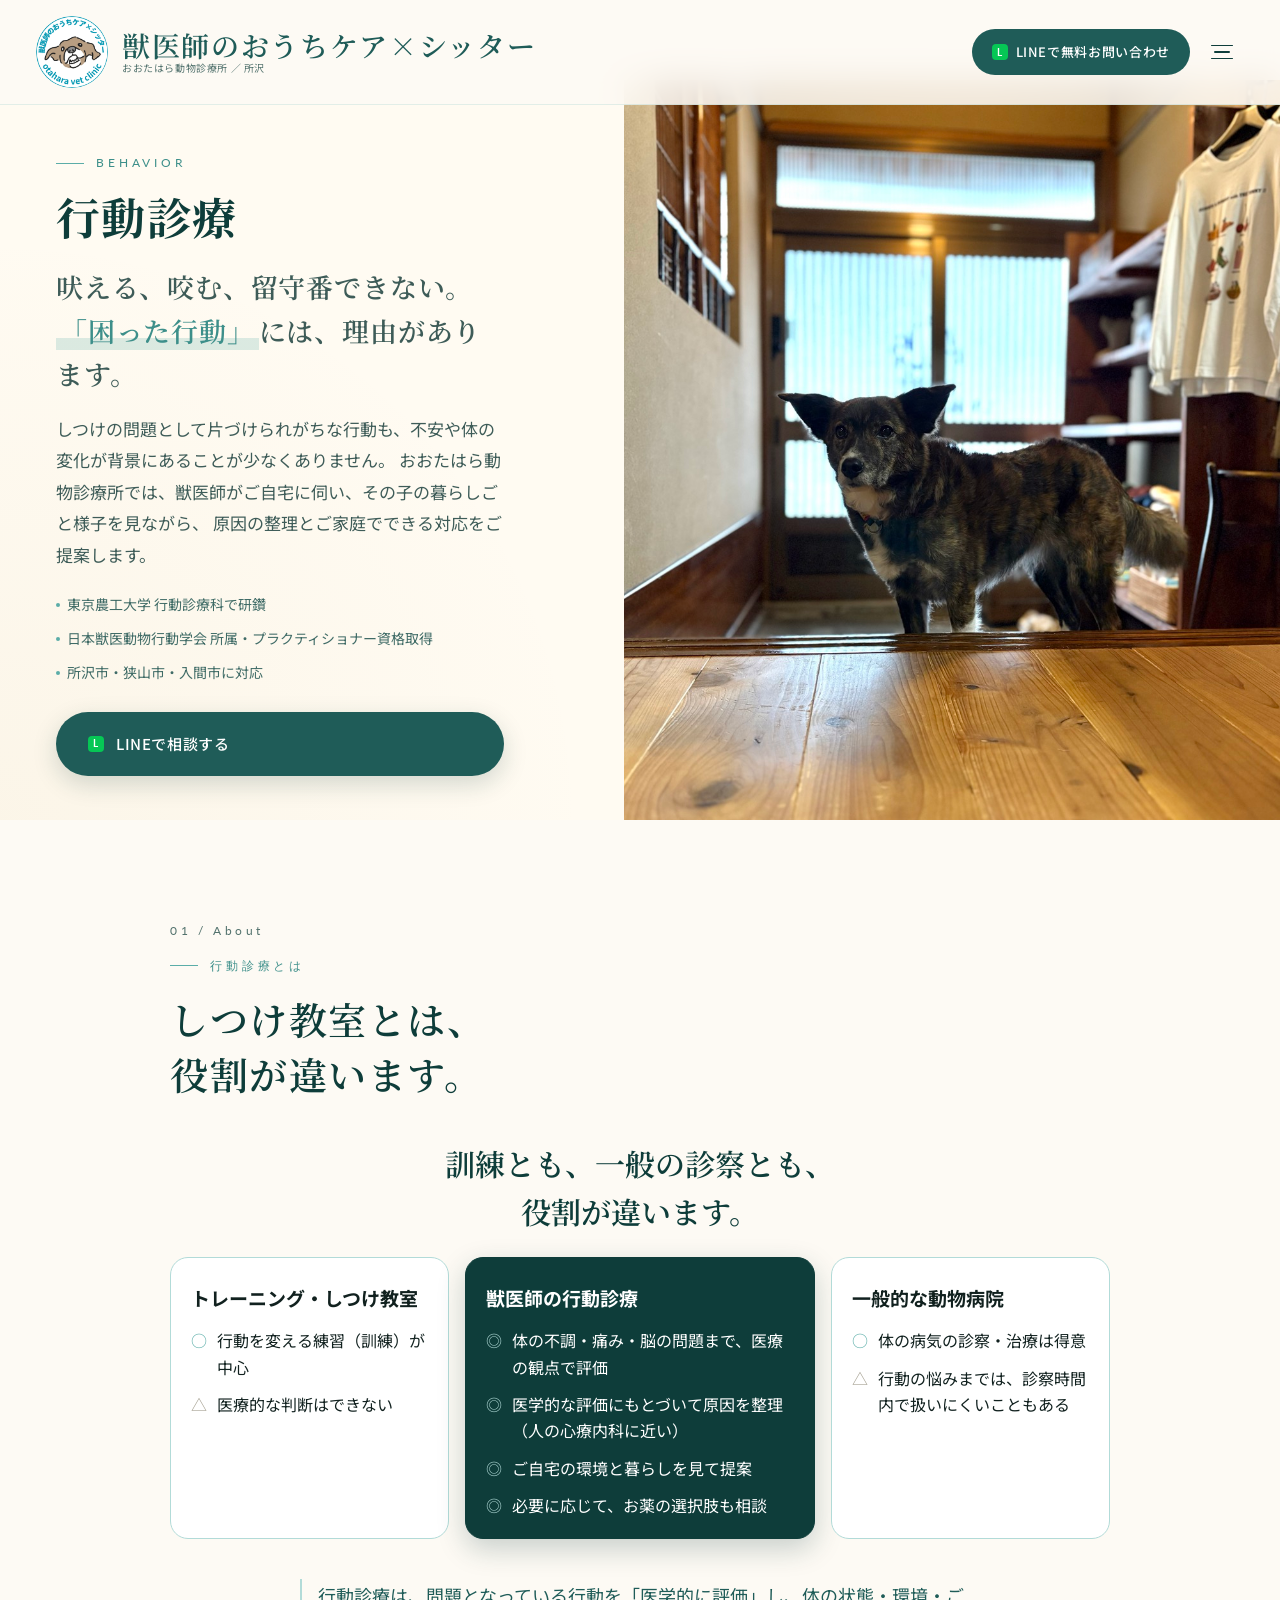
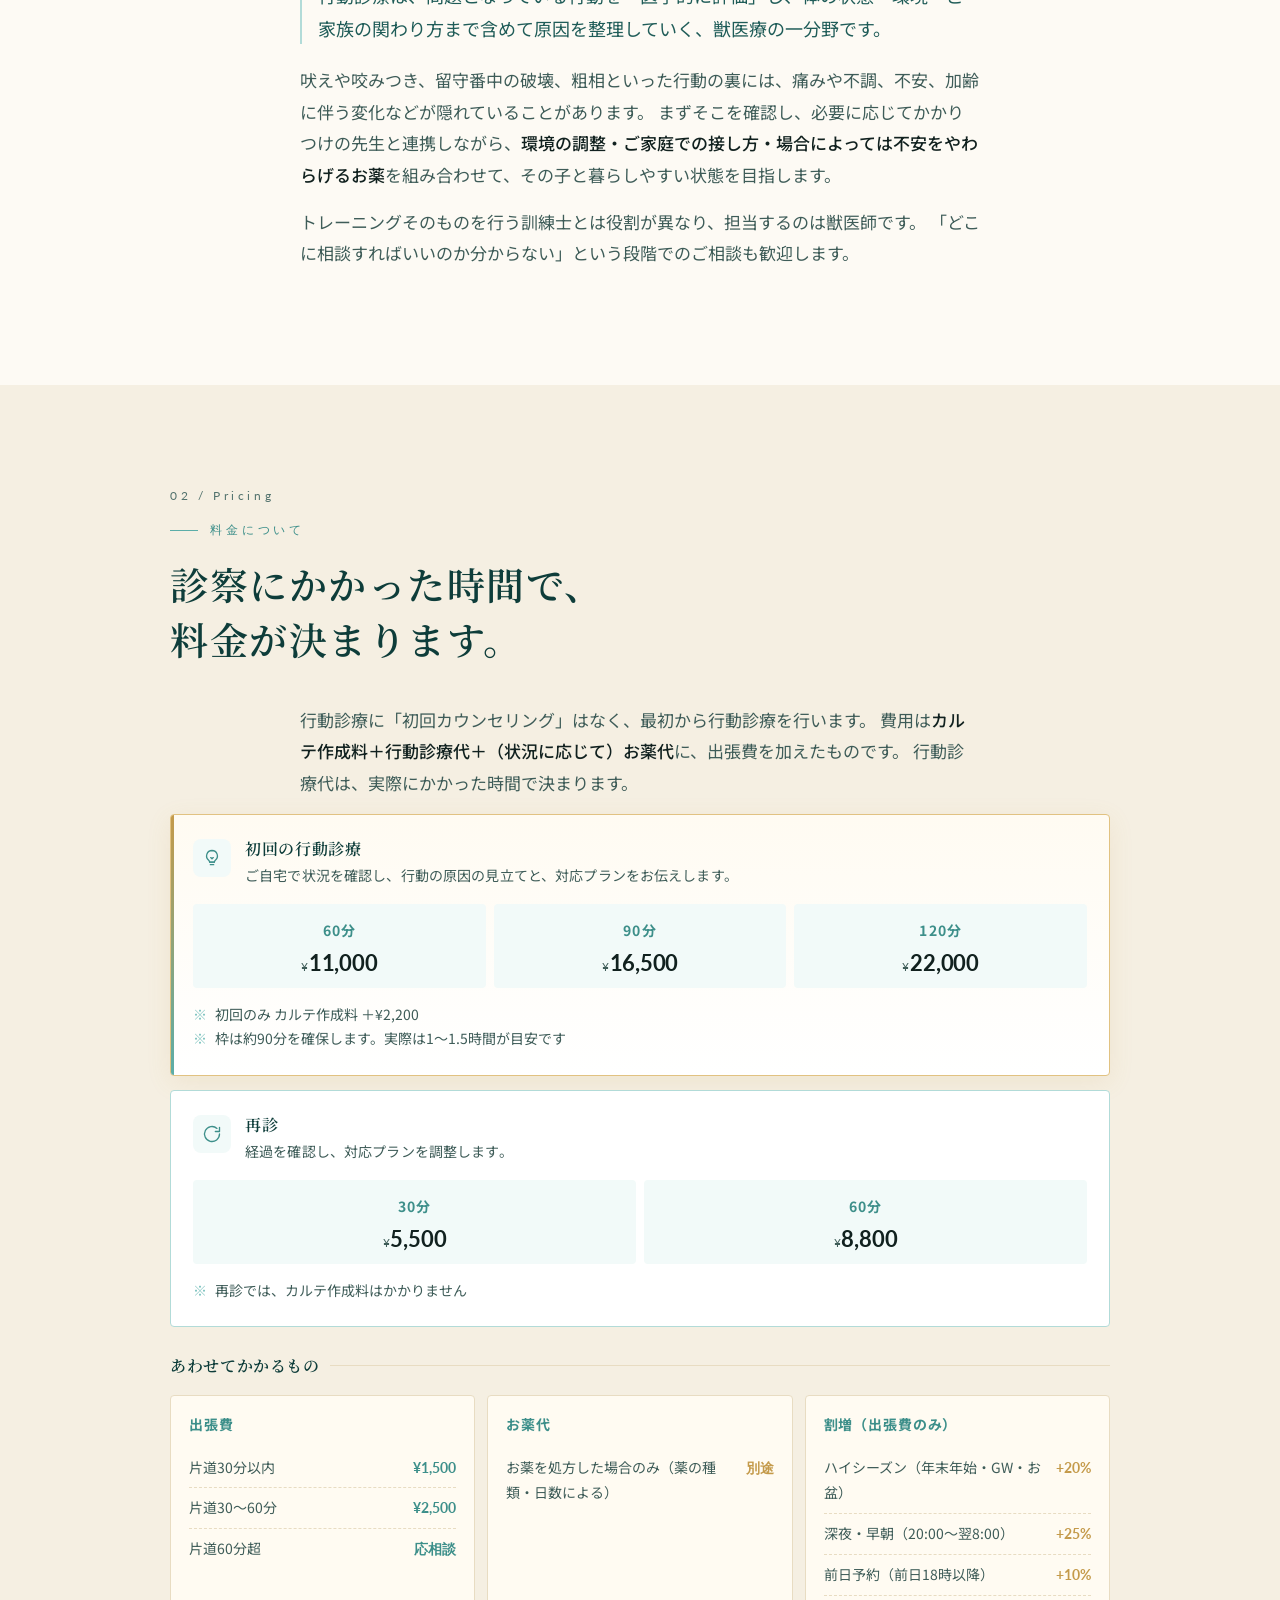
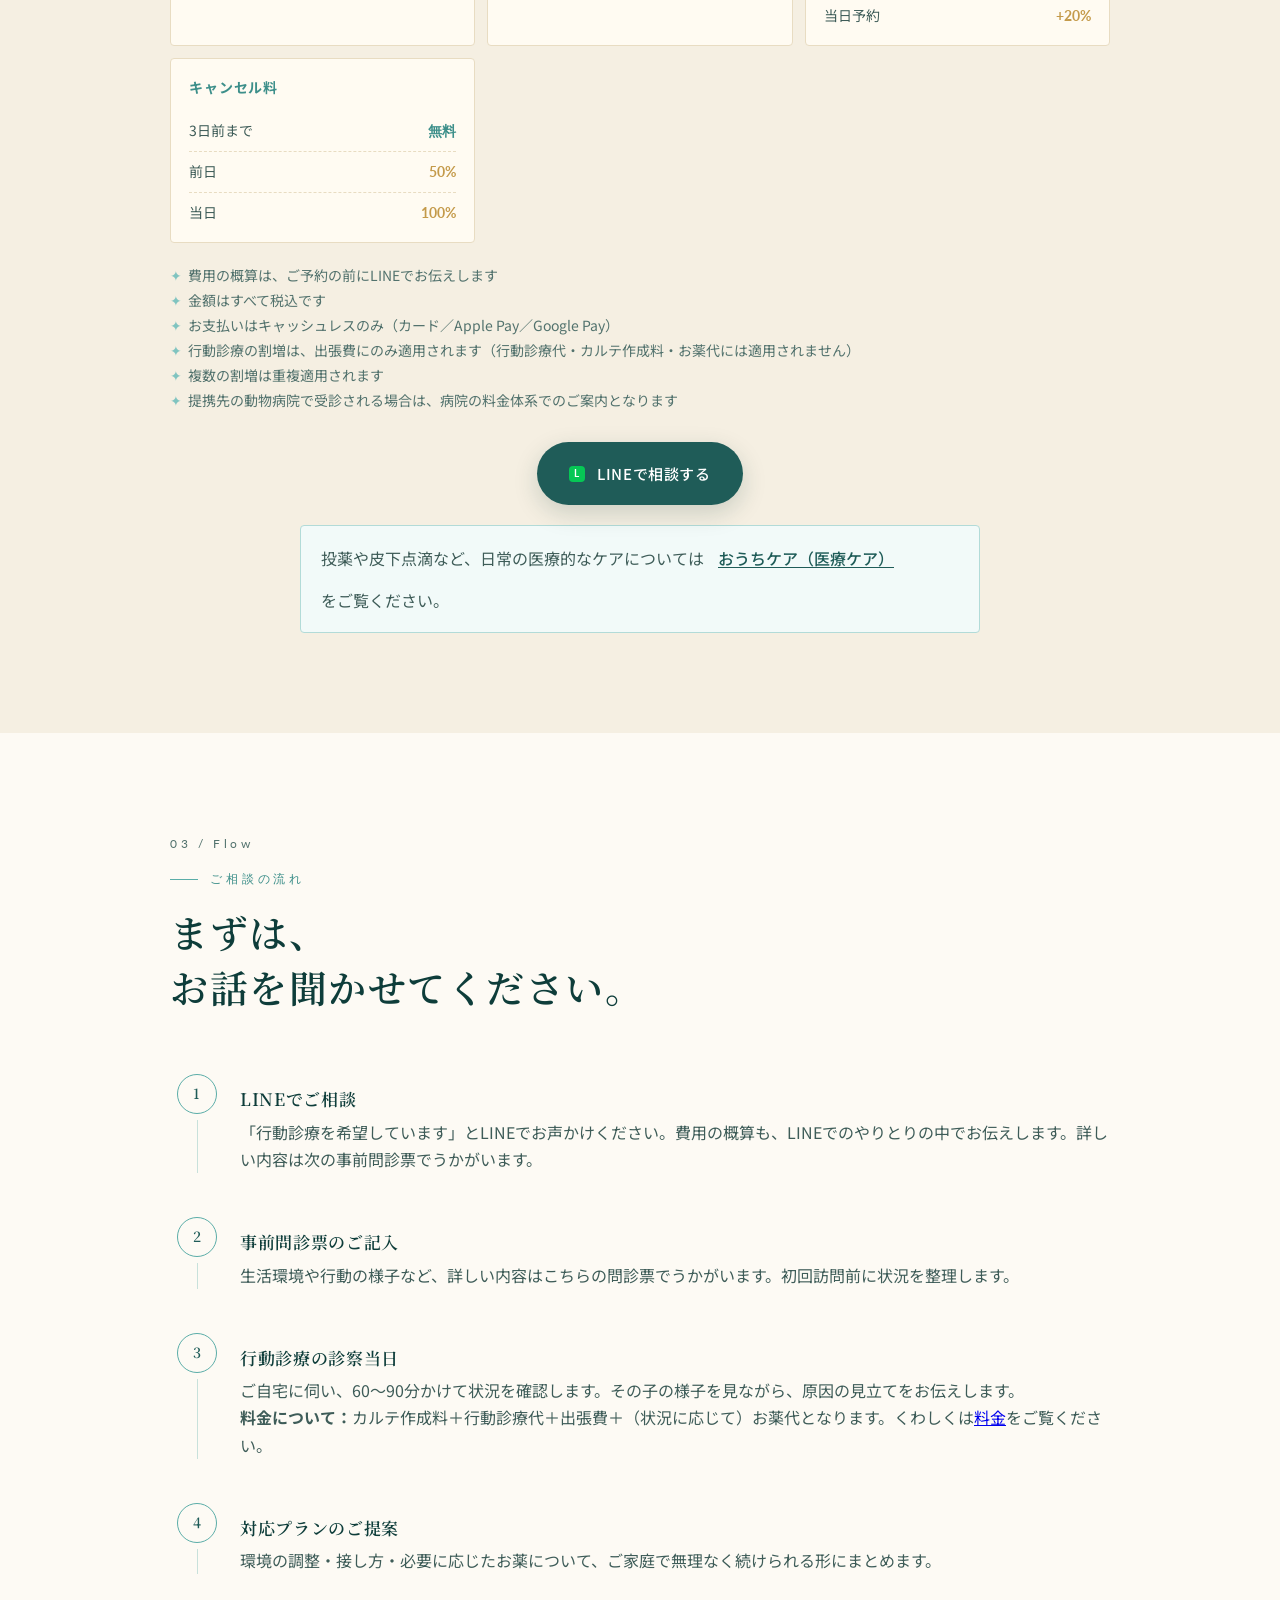
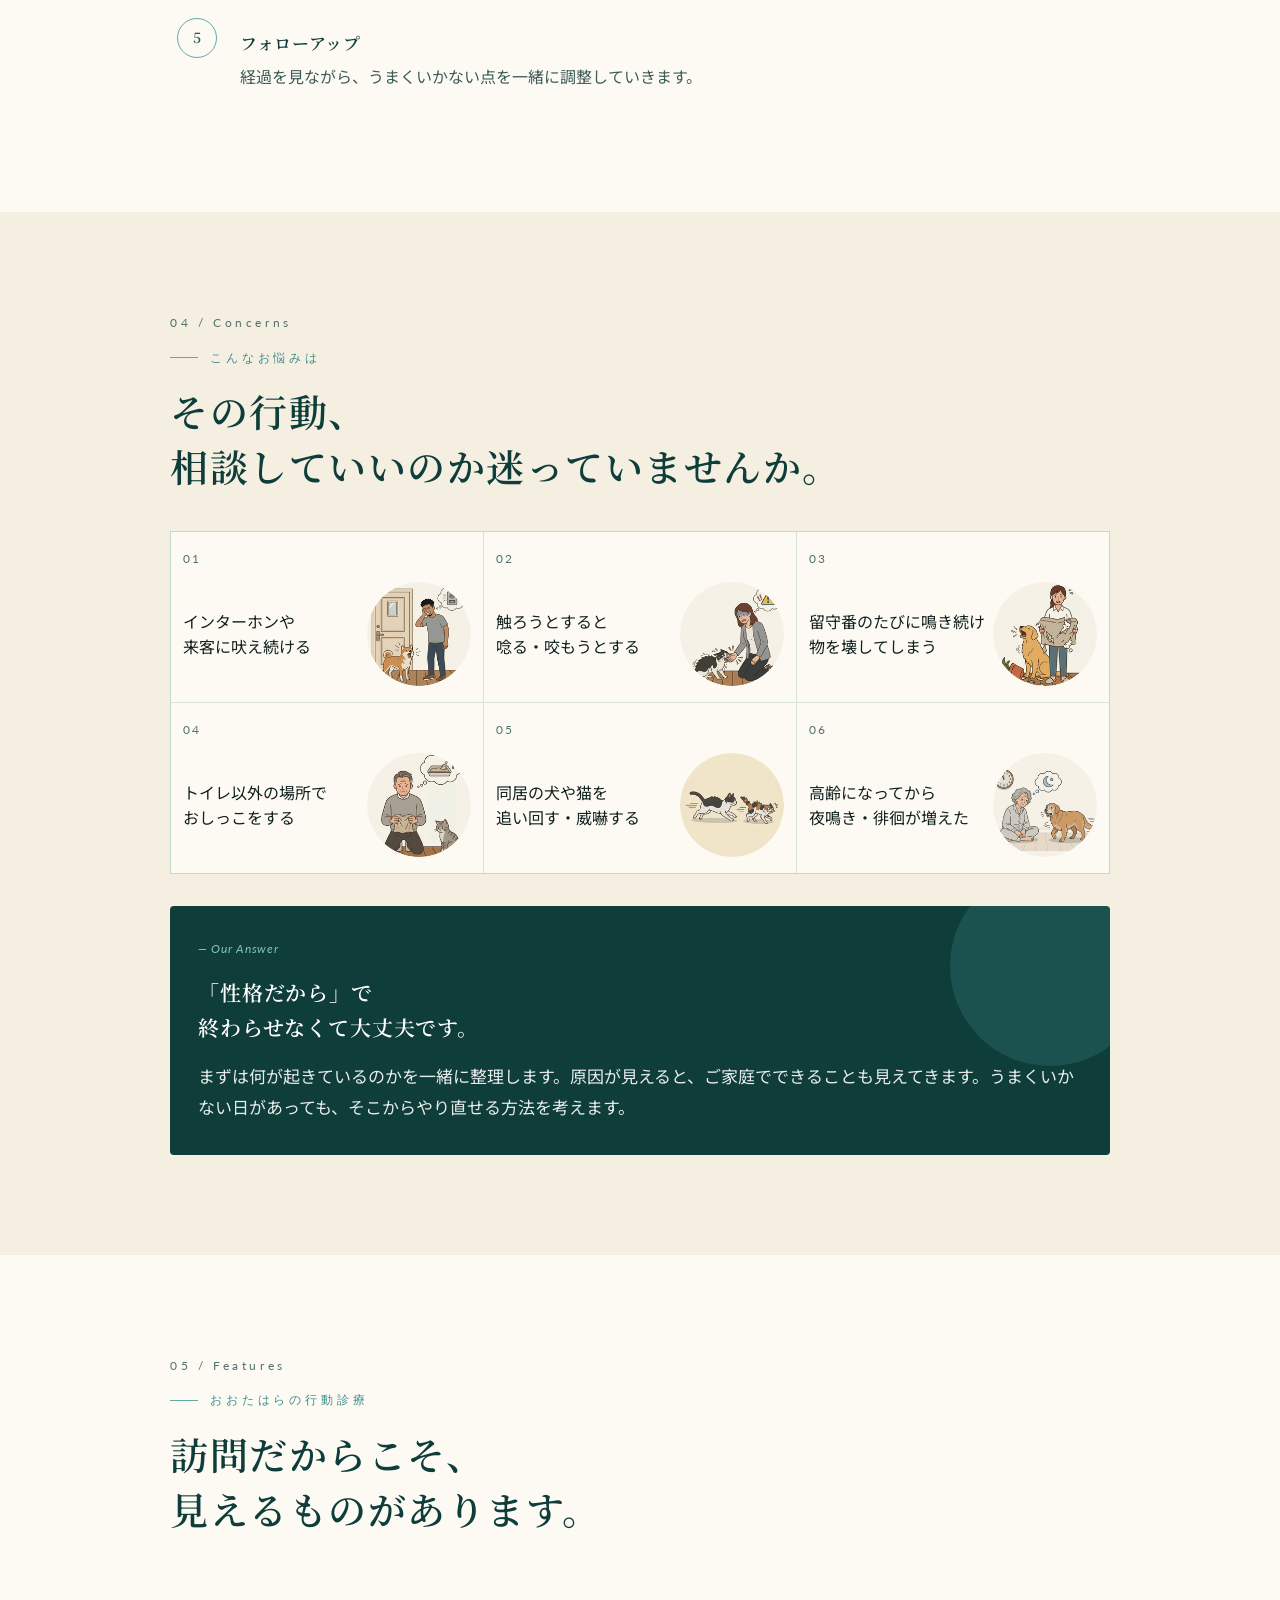
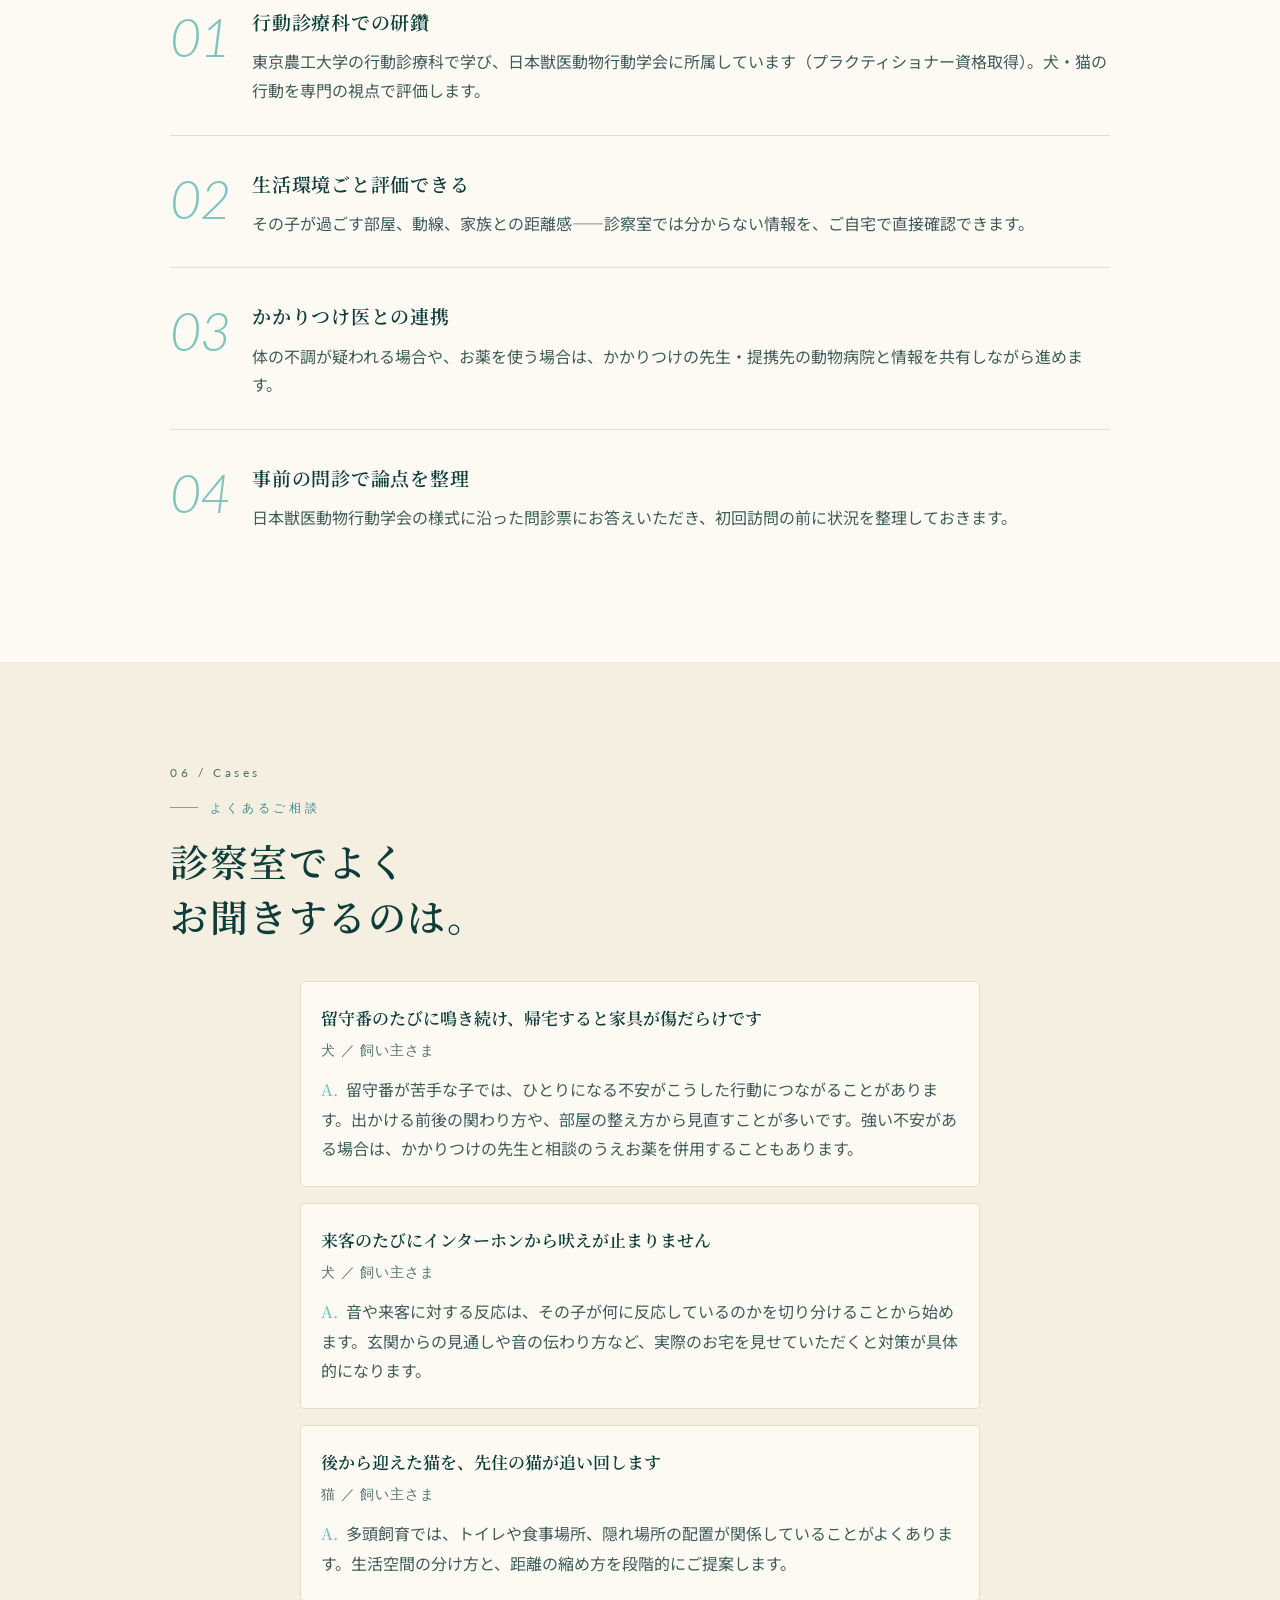
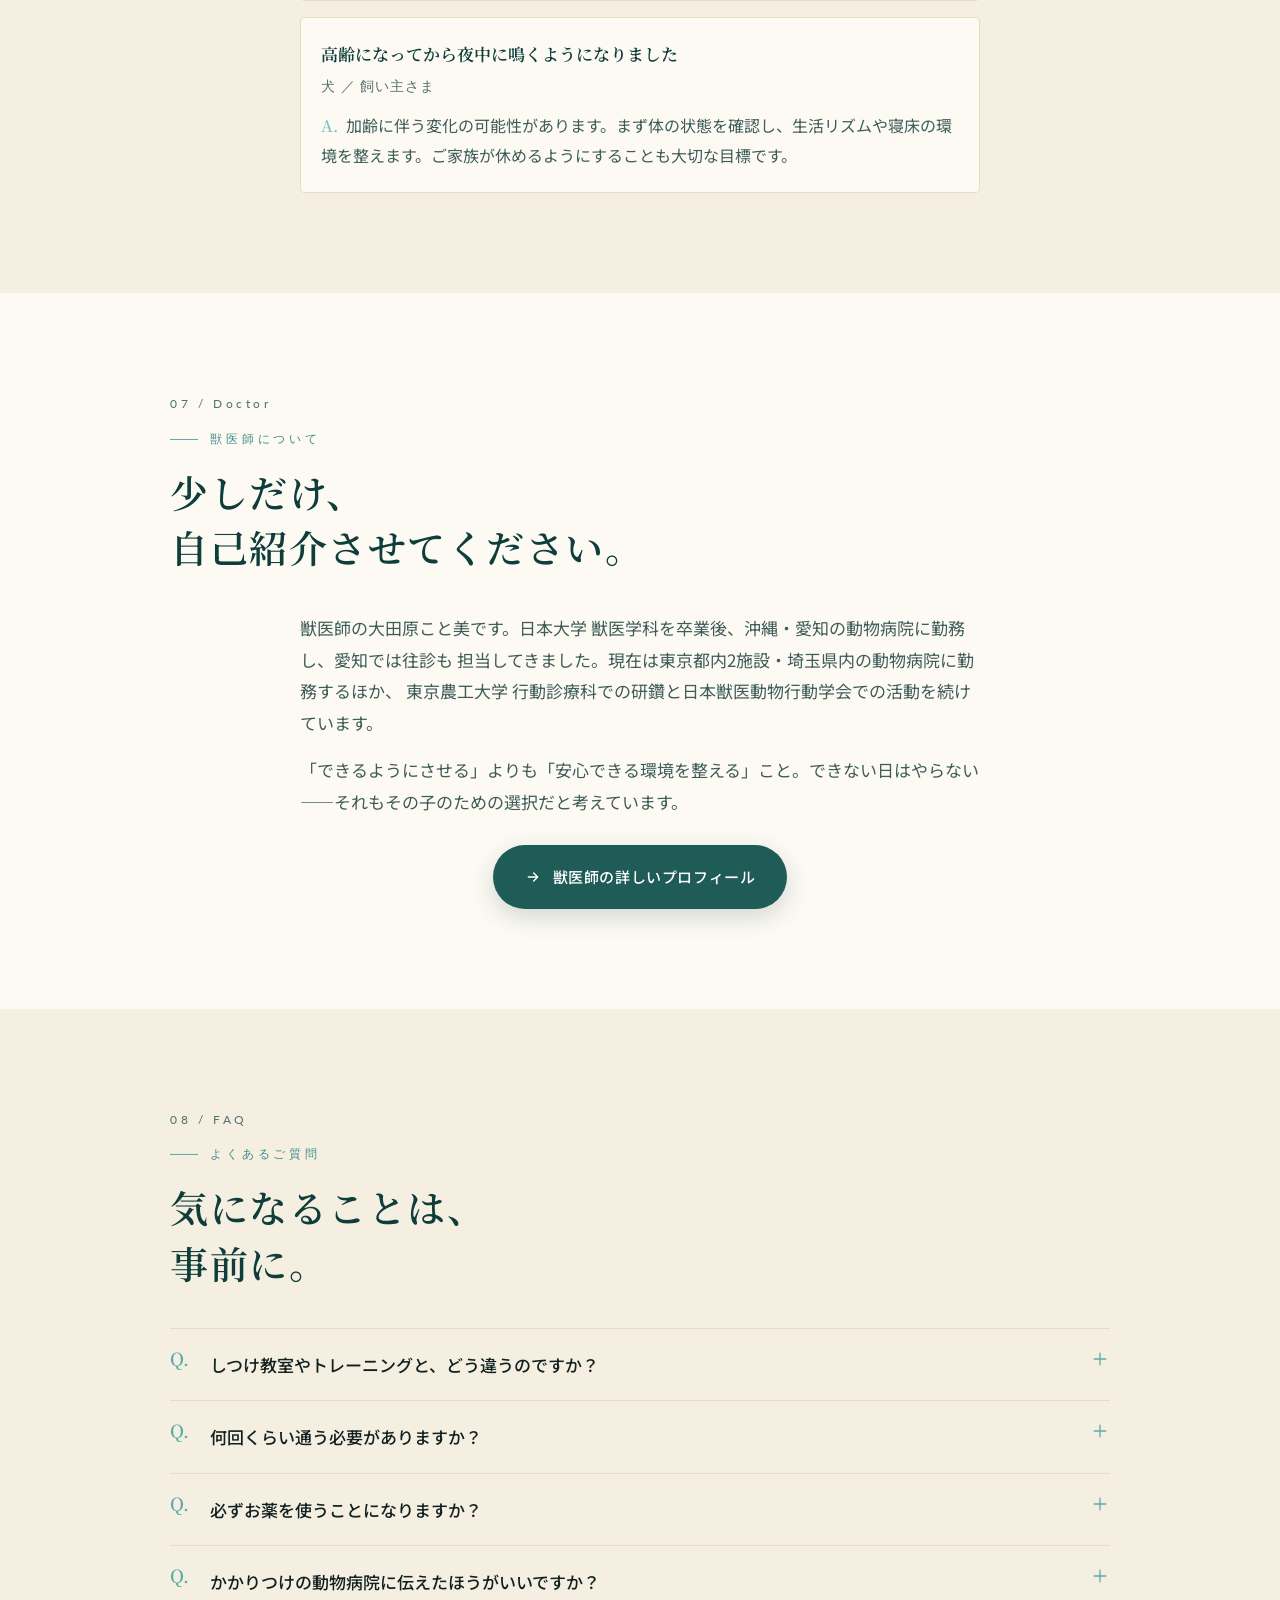
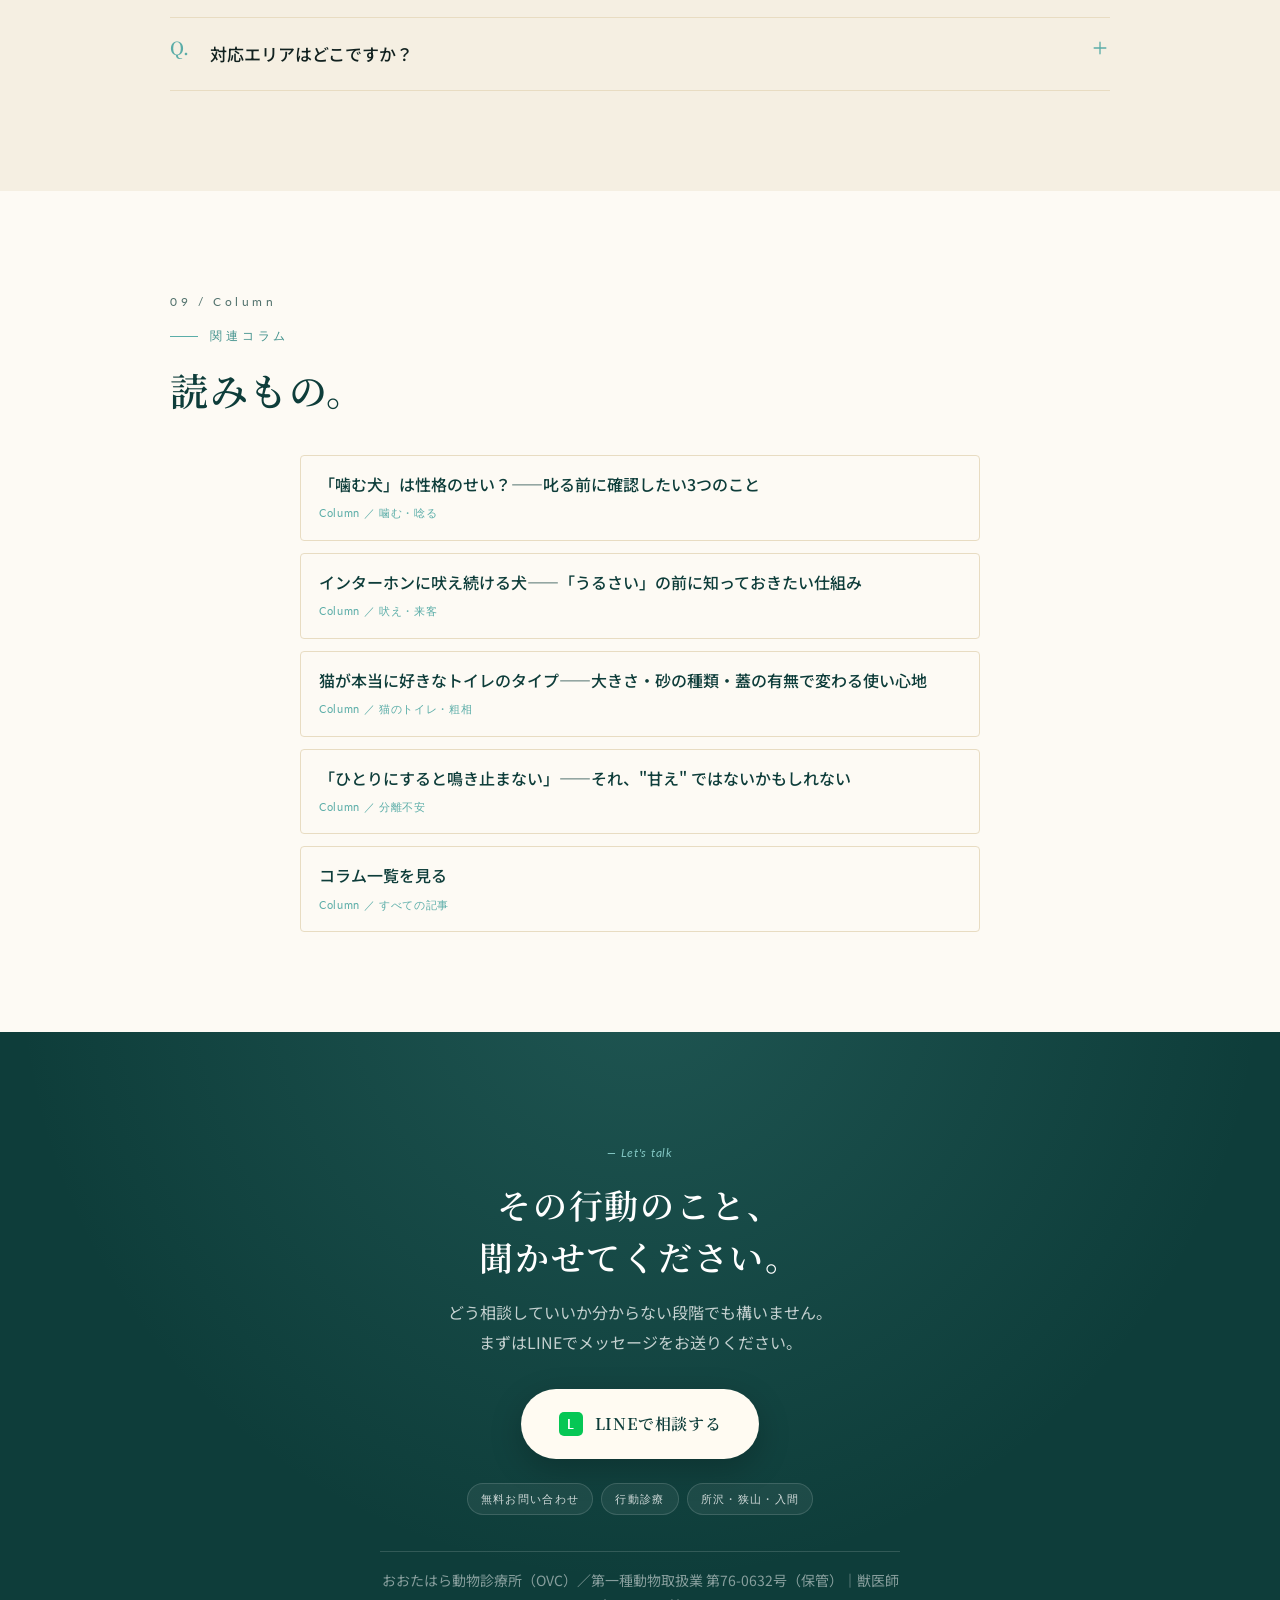
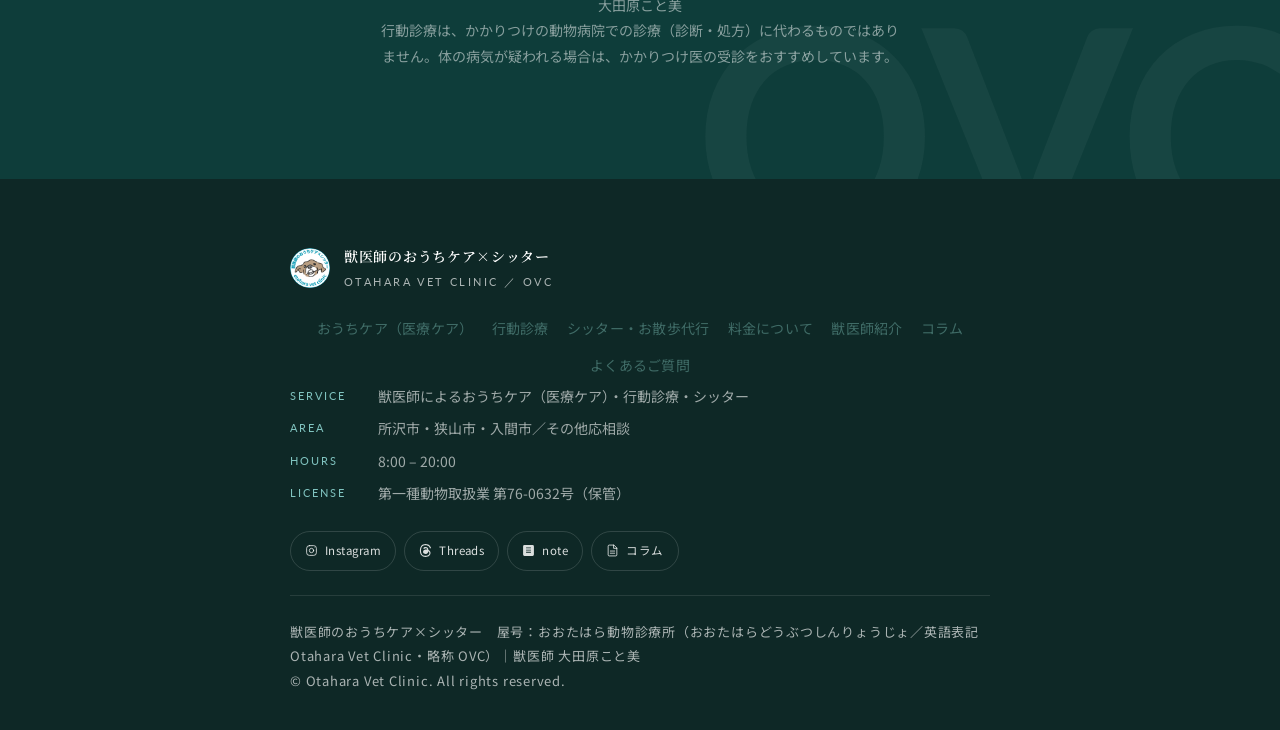
<file: koudou-shinryo.html>
<!DOCTYPE html>
<html lang="ja">
<head>
<meta charset="UTF-8">
<!-- Google tag (gtag.js) — GA4: おおたはら動物診療所 -->
<script async src="https://www.googletagmanager.com/gtag/js?id=G-6EFXGL5DTM"></script>
<script>
  window.dataLayer = window.dataLayer || [];
  function gtag(){dataLayer.push(arguments);}
  gtag('js', new Date());
  gtag('config', 'G-6EFXGL5DTM');
</script>
<meta name="viewport" content="width=device-width, initial-scale=1.0">
<title>所沢の犬・猫の行動診療｜吠え・咬み・粗相・分離不安｜おおたはら動物診療所</title>
<meta name="description" content="吠える・咬む・留守番ができない・トイレ以外で排泄する——犬や猫の問題行動を、獣医師がご自宅で評価します。しつけ教室とは違う「行動診療」。埼玉県所沢市・狭山市・入間市に対応。お問い合わせはLINEから無料です。">
<meta name="robots" content="index, follow, max-image-preview:large, max-snippet:-1">
<link rel="canonical" href="https://otahara-vetclinic.com/koudou-shinryo.html">
<meta name="theme-color" content="#0E3D3A">
<!-- OGP -->
<meta property="og:type" content="website">
<meta property="og:title" content="所沢の犬・猫の行動診療｜吠え・咬み・粗相・分離不安｜おおたはら動物診療所">
<meta property="og:description" content="吠える・咬む・留守番ができない・トイレ以外で排泄する——犬や猫の問題行動を、獣医師がご自宅で評価します。しつけ教室とは違う「行動診療」。埼玉県所沢市・狭山市・入間市に対応。お問い合わせはLINEから無料です。">
<meta property="og:url" content="https://otahara-vetclinic.com/koudou-shinryo.html">
<meta property="og:site_name" content="獣医師のおうちケア×シッター">
<meta property="og:locale" content="ja_JP">
<meta property="og:image" content="https://otahara-vetclinic.com/assets/dog-message.jpg">
<meta name="twitter:card" content="summary_large_image">
<meta name="twitter:title" content="所沢の犬・猫の行動診療｜吠え・咬み・粗相・分離不安｜おおたはら動物診療所">
<meta name="twitter:description" content="吠える・咬む・留守番ができない・トイレ以外で排泄する——犬や猫の問題行動を、獣医師がご自宅で評価します。しつけ教室とは違う「行動診療」。埼玉県所沢市・狭山市・入間市に対応。お問い合わせはLINEから無料です。">
<meta name="twitter:image" content="https://otahara-vetclinic.com/assets/dog-message.jpg">
<link rel="preconnect" href="https://fonts.googleapis.com">
<link rel="preconnect" href="https://fonts.gstatic.com" crossorigin>
<link href="https://fonts.googleapis.com/css2?family=Noto+Sans+JP:wght@300;400;500;700&family=Noto+Serif+JP:wght@400;500;600;700&family=Lato:wght@300;400;700&display=swap" rel="stylesheet">
<link rel="stylesheet" href="/assets/site.css?v=09d83ffd07">
<!-- 構造化データ -->
<script type="application/ld+json">
[
  {
    "@context": "https://schema.org",
    "@type": "Service",
    "name": "行動診療",
    "serviceType": "犬・猫の問題行動の評価と治療",
    "description": "吠える・咬む・留守番ができない・トイレ以外で排泄する——犬や猫の問題行動を、獣医師がご自宅で評価します。しつけ教室とは違う「行動診療」。埼玉県所沢市・狭山市・入間市に対応。お問い合わせはLINEから無料です。",
    "provider": {
      "@type": "VeterinaryCare",
      "@id": "https://otahara-vetclinic.com/#clinic",
      "name": "おおたはら動物診療所"
    },
    "areaServed": [
      {
        "@type": "City",
        "name": "所沢市"
      },
      {
        "@type": "City",
        "name": "狭山市"
      },
      {
        "@type": "City",
        "name": "入間市"
      }
    ],
    "url": "https://otahara-vetclinic.com/koudou-shinryo.html"
  },
  {
    "@context": "https://schema.org",
    "@type": "BreadcrumbList",
    "itemListElement": [
      {
        "@type": "ListItem",
        "position": 1,
        "name": "ホーム",
        "item": "https://otahara-vetclinic.com/"
      },
      {
        "@type": "ListItem",
        "position": 2,
        "name": "行動診療",
        "item": "https://otahara-vetclinic.com/koudou-shinryo.html"
      }
    ]
  },
  {
    "@context": "https://schema.org",
    "@type": "FAQPage",
    "mainEntity": [
      {
        "@type": "Question",
        "name": "しつけ教室やトレーニングと、どう違うのですか？",
        "acceptedAnswer": {
          "@type": "Answer",
          "text": "トレーニングそのものを教える訓練士とは役割が異なります。行動診療は、その行動の背景に体の不調や不安がないかを含めて医学的に評価し、環境の調整・接し方・必要に応じたお薬を組み合わせて対応します。担当するのは獣医師です。"
        }
      },
      {
        "@type": "Question",
        "name": "何回くらい通う必要がありますか？",
        "acceptedAnswer": {
          "@type": "Answer",
          "text": "対象となる行動や進み具合によって変わります。行動診療の中で状況をうかがったうえで、必要な回数の目安をお伝えします。費用の概算は、ご予約の前にLINEでお伝えします。1回のご相談で終わることもあれば、数か月かけて経過を見ることもあります。"
        }
      },
      {
        "@type": "Question",
        "name": "必ずお薬を使うことになりますか？",
        "acceptedAnswer": {
          "@type": "Answer",
          "text": "いいえ。環境の調整と接し方の見直しだけで改善に向かうことも多くあります。不安が強く、それが生活の質を下げている場合に、選択肢のひとつとしてご提案します。使う場合もかかりつけの先生と相談のうえ進めます。"
        }
      },
      {
        "@type": "Question",
        "name": "かかりつけの動物病院に伝えたほうがいいですか？",
        "acceptedAnswer": {
          "@type": "Answer",
          "text": "体の状態の確認やお薬の使用にあたっては、かかりつけの先生との連携が必要です。ご相談の段階では不要ですが、進めていく中で情報共有をお願いすることがあります。"
        }
      },
      {
        "@type": "Question",
        "name": "対応エリアはどこですか？",
        "acceptedAnswer": {
          "@type": "Answer",
          "text": "埼玉県所沢市・狭山市・入間市を中心に対応しています。その他のエリアもLINEにてご相談ください。"
        }
      }
    ]
  }
]
</script>
</head>
<body>
<!-- 共通ヘッダー＋メニューオーバーレイ（build_site.py が全ページへ差し込む） -->
<!-- リンクはルート絶対パス。#付きは当面トップページ内アンカー -->
<header class="hd">
  <a href="/" class="brand">
    <div class="brand-mark"><img src="/assets/logo.png" alt=""></div>
    <div class="brand-txt">
      <div class="brand-jp">獣医師のおうちケア×シッター</div>
      <div class="brand-en brand-en-jp">おおたはら動物診療所 ／ 所沢</div>
    </div>
  </a>
  <div class="hd-right">
  <a href="https://lin.ee/GI29kIF" target="_blank" rel="noopener" class="hd-cta">
    <span class="line-sq">L</span><span class="hd-cta-label">LINE<span class="hd-cta-label-lg">で無料お問い合わせ</span></span>
  </a>
    <button type="button" class="hd-burger" id="burger" aria-label="メニューを開く" aria-controls="menu" aria-expanded="false">
      <span></span><span></span><span></span>
    </button>
  </div>
</header>

<nav class="menu-overlay" id="menu" aria-hidden="true">
  <button type="button" class="menu-close" id="menuClose" aria-label="メニューを閉じる">
    <svg viewBox="0 0 24 24" fill="none" stroke="currentColor" stroke-width="1.6" stroke-linecap="round"><path d="M6 6l12 12M18 6L6 18"/></svg>
    <span class="menu-close-label">Close</span>
  </button>
  <div class="menu-inner">
    <div class="menu-eyebrow">Navigation ／ メニュー</div>
    <div class="menu-nav">
      <a href="/" class="menu-link"><span class="menu-num">00</span><span class="menu-jp">トップ</span><span class="menu-en">Top</span></a>
      <a href="/houmon-care.html" class="menu-link"><span class="menu-num">01</span><span class="menu-jp">おうちケア（医療ケア）</span><span class="menu-en">Home Care</span></a>
      <a href="/koudou-shinryo.html" class="menu-link"><span class="menu-num">02</span><span class="menu-jp">行動診療</span><span class="menu-en">Behavior</span></a>
      <a href="/petsitter.html" class="menu-link"><span class="menu-num">03</span><span class="menu-jp">シッター・お散歩代行</span><span class="menu-en">Pet Sitting</span></a>
      <a href="/#pricing" class="menu-link"><span class="menu-num">04</span><span class="menu-jp">料金について</span><span class="menu-en">Pricing</span></a>
      <a href="/#doctor" class="menu-link"><span class="menu-num">05</span><span class="menu-jp">獣医師紹介</span><span class="menu-en">Doctor</span></a>
      <a href="/#flow" class="menu-link"><span class="menu-num">06</span><span class="menu-jp">ご利用の流れ</span><span class="menu-en">Flow</span></a>
      <a href="/column/" class="menu-link"><span class="menu-num">07</span><span class="menu-jp">コラム</span><span class="menu-en">Column</span></a>
      <a href="/#faq" class="menu-link"><span class="menu-num">08</span><span class="menu-jp">よくあるご質問</span><span class="menu-en">FAQ</span></a>
    </div>
    <div class="menu-foot">
      <a href="https://lin.ee/GI29kIF" target="_blank" rel="noopener" class="menu-cta">
        <span class="line-sq-big">L</span>LINEで無料お問い合わせ
      </a>
      <div class="menu-socials">
        <a href="https://www.instagram.com/otahara_vetclinic/" target="_blank" rel="noopener" class="menu-soc">
          <svg viewBox="0 0 24 24" fill="none" stroke="currentColor" stroke-width="1.6" stroke-linecap="round" stroke-linejoin="round"><rect x="3" y="3" width="18" height="18" rx="5"/><circle cx="12" cy="12" r="4"/><circle cx="17.5" cy="6.5" r=".6" fill="currentColor" stroke="none"/></svg>
          Instagram
        </a>
        <a href="https://www.threads.com/@otahara_vetclinic" target="_blank" rel="noopener" class="menu-soc">
          <svg viewBox="0 0 192 192" fill="currentColor"><path d="M141.5 89a67 67 0 0 0-2.5-1.1c-1.5-27.3-16.4-43-41.5-43.1h-.3c-15 0-27.5 6.4-35.1 18l13.8 9.5c5.7-8.7 14.7-10.5 21.3-10.5h.2c8.3 0 14.5 2.4 18.5 7.1 2.9 3.4 4.9 8.1 5.9 14-7.3-1.2-15.2-1.6-23.7-1.1-23.8 1.4-39.1 15.3-38.1 34.6.5 9.8 5.4 18.2 13.7 23.7 7 4.7 16.1 6.9 25.6 6.4 12.5-.7 22.2-5.4 29-14.1 5.2-6.6 8.5-15.2 9.9-26 5.9 3.6 10.3 8.3 12.8 14 4.1 9.6 4.4 25.5-8.6 38.4-11.3 11.3-24.9 16.2-45.5 16.4-22.8-.2-40.1-7.5-51.3-21.8C35.2 140 29.8 120.7 29.6 96c.2-24.7 5.6-44 16.1-57.3C57 24.4 74.2 17.1 97 17c23 .2 40.5 7.5 52.2 21.8 5.7 7 10 15.9 12.9 26.2l16.1-4.3c-3.4-12.7-8.9-23.6-16.2-32.7C147 11 125.2 1.3 97.1 1.1H97C68.9 1.3 47.3 11 32.8 28.8 19.9 44.7 13.1 67 12.9 96v.1c.2 28.9 7 51.3 19.9 67.2 14.5 17.8 36.1 27.4 64.3 27.7h.1c24.9-.2 42.5-6.7 57-21.2 18.9-18.8 18.3-42.4 12.1-56.8-4.3-10.1-12.8-18.3-24.8-23.9z"/></svg>
          Threads
        </a>
        <a href="https://note.com/otahara_vet" target="_blank" rel="noopener" class="menu-soc">
          <svg viewBox="0 0 24 24" fill="currentColor"><path d="M19.5 2h-15A2.5 2.5 0 0 0 2 4.5v15A2.5 2.5 0 0 0 4.5 22h15a2.5 2.5 0 0 0 2.5-2.5v-15A2.5 2.5 0 0 0 19.5 2zm-3 14H7.5v-1.5h9zm0-4H7.5v-1.5h9zm0-4H7.5V6.5h9z"/></svg>
          note
        </a>
      </div>
      <div class="menu-fine">© Otahara Vet Clinic</div>
    </div>
  </div>
</nav>
<main class="page-main">
<section class="page-hero">
  <div class="page-hero-grid">
    <div class="page-hero-photo">
      <img src="assets/dog-genkan-entrance.jpg" fetchpriority="high" alt="玄関先でこちらを見つめる犬">
    </div>
    <div class="page-hero-body">
      <div class="eyebrow">Behavior</div>
      <h1 class="page-title">行動診療</h1>
      <p class="page-hook">吠える、咬む、留守番できない。<br><em>「困った行動」</em>には、理由があります。</p>
      <p class="page-hero-lead">
        しつけの問題として片づけられがちな行動も、不安や体の変化が背景にあることが少なくありません。
        おおたはら動物診療所では、獣医師がご自宅に伺い、その子の暮らしごと様子を見ながら、
        原因の整理とご家庭でできる対応をご提案します。
      </p>
      <div class="page-hero-meta">
        <span>東京農工大学 行動診療科で研鑽</span>
        <span>日本獣医動物行動学会 所属・プラクティショナー資格取得</span>
        <span>所沢市・狭山市・入間市に対応</span>
      </div>
      <a href="https://lin.ee/GI29kIF" target="_blank" rel="noopener" class="btn-primary">
        <span class="line-sq">L</span>LINEで相談する
      </a>
    </div>
  </div>
</section>

<section class="sec">
  <div class="sec-head">
    <div class="sec-num">01 / About</div>
    <div class="eyebrow">行動診療とは</div>
    <h2 class="h-sec">しつけ教室とは、<br>役割が違います。</h2>
  </div>
  <div class="cmp">
    <div class="cmp-t">訓練とも、一般の診察とも、<br>役割が違います。</div>
    <div class="cmp-grid">
      <div class="cmp-col">
        <div class="cmp-h">トレーニング・しつけ教室</div>
        <ul><li>行動を変える練習（訓練）が中心</li><li class="no">医療的な判断はできない</li></ul>
      </div>
      <div class="cmp-col cmp-us">
        <div class="cmp-h">獣医師の行動診療</div>
        <ul><li>体の不調・痛み・脳の問題まで、医療の観点で評価</li><li>医学的な評価にもとづいて原因を整理（人の心療内科に近い）</li><li>ご自宅の環境と暮らしを見て提案</li><li>必要に応じて、お薬の選択肢も相談</li></ul>
      </div>
      <div class="cmp-col">
        <div class="cmp-h">一般的な動物病院</div>
        <ul><li>体の病気の診察・治療は得意</li><li class="no">行動の悩みまでは、診察時間内で扱いにくいこともある</li></ul>
      </div>
    </div>
  </div>
  <div class="prose">
    <p class="lead">行動診療は、問題となっている行動を「医学的に評価」し、体の状態・環境・ご家族の関わり方まで含めて原因を整理していく、獣医療の一分野です。</p>
    <p>
      吠えや咬みつき、留守番中の破壊、粗相といった行動の裏には、痛みや不調、不安、加齢に伴う変化などが隠れていることがあります。
      まずそこを確認し、必要に応じてかかりつけの先生と連携しながら、<strong>環境の調整・ご家庭での接し方・場合によっては不安をやわらげるお薬</strong>を組み合わせて、その子と暮らしやすい状態を目指します。
    </p>
    <p>
      トレーニングそのものを行う訓練士とは役割が異なり、担当するのは獣医師です。
      「どこに相談すればいいのか分からない」という段階でのご相談も歓迎します。
    </p>
  </div>
</section>

<section class="sec" style="background:var(--sand);" id="pricing">
  <div class="sec-head">
    <div class="sec-num">02 / Pricing</div>
    <div class="eyebrow">料金について</div>
    <h2 class="h-sec">診察にかかった時間で、<br>料金が決まります。</h2>
  </div>
  <div class="prose">
    <p>
      行動診療に「初回カウンセリング」はなく、最初から行動診療を行います。
      費用は<strong>カルテ作成料＋行動診療代＋（状況に応じて）お薬代</strong>に、出張費を加えたものです。
      行動診療代は、実際にかかった時間で決まります。
    </p>
  </div>
  <div class="price-cards">
    <div class="pcard pcard-accent pcard-full">
      <div class="pcard-head">
        <div class="pcard-ic">
          <svg viewBox="0 0 24 24" fill="none" stroke="currentColor" stroke-width="1.6" stroke-linecap="round" stroke-linejoin="round"><path d="M12 3a6.5 6.5 0 0 0-4 11.6c.8.7 1.2 1.4 1.2 2.4h5.6c0-1 .4-1.7 1.2-2.4A6.5 6.5 0 0 0 12 3z"/><path d="M9.2 17h5.6"/><path d="M10 20h4"/><path d="M10.5 11.5l1.5 1.5 1.5-1.5"/></svg>
        </div>
        <div class="pcard-title-block">
          <div class="pcard-name">初回の行動診療</div>
          <div class="pcard-desc">ご自宅で状況を確認し、行動の原因の見立てと、対応プランをお伝えします。</div>
        </div>
      </div>
      <div class="price-row">
        <div class="price-item"><div class="price-label">60分</div><div class="price-num"><span class="price-yen">¥</span>11,000</div></div>
        <div class="price-item"><div class="price-label">90分</div><div class="price-num"><span class="price-yen">¥</span>16,500</div></div>
        <div class="price-item"><div class="price-label">120分</div><div class="price-num"><span class="price-yen">¥</span>22,000</div></div>
      </div>
      <div class="pcard-note">
        <div class="row">初回のみ カルテ作成料 ＋¥2,200</div>
        <div class="row">枠は約90分を確保します。実際は1〜1.5時間が目安です</div>
      </div>
    </div>
    <div class="pcard pcard-full">
      <div class="pcard-head">
        <div class="pcard-ic">
          <svg viewBox="0 0 24 24" fill="none" stroke="currentColor" stroke-width="1.6" stroke-linecap="round" stroke-linejoin="round"><path d="M21 12a9 9 0 1 1-3-6.7"/><path d="M21 4v5h-5"/></svg>
        </div>
        <div class="pcard-title-block">
          <div class="pcard-name">再診</div>
          <div class="pcard-desc">経過を確認し、対応プランを調整します。</div>
        </div>
      </div>
      <div class="price-row two">
        <div class="price-item"><div class="price-label">30分</div><div class="price-num"><span class="price-yen">¥</span>5,500</div></div>
        <div class="price-item"><div class="price-label">60分</div><div class="price-num"><span class="price-yen">¥</span>8,800</div></div>
      </div>
      <div class="pcard-note">
        <div class="row">再診では、カルテ作成料はかかりません</div>
      </div>
    </div>
  </div>
  <div class="surcharge-section">
    <div class="surcharge-title">あわせてかかるもの</div>
    <div class="surch-cards" style="grid-template-columns:repeat(auto-fit,minmax(240px,1fr));">
      <div class="surch-card">
        <div class="surch-card-t">出張費</div>
        <div class="surch-card-row"><span>片道30分以内</span><b class="yen">¥1,500</b></div>
        <div class="surch-card-row"><span>片道30〜60分</span><b class="yen">¥2,500</b></div>
        <div class="surch-card-row"><span>片道60分超</span><b class="yen">応相談</b></div>
      </div>
      <div class="surch-card">
        <div class="surch-card-t">お薬代</div>
        <div class="surch-card-row"><span>お薬を処方した場合のみ（薬の種類・日数による）</span><b>別途</b></div>
      </div>
      <div class="surch-card">
        <div class="surch-card-t">割増（出張費のみ）</div>
        <div class="surch-card-row"><span>ハイシーズン（年末年始・GW・お盆）</span><b>+20%</b></div>
        <div class="surch-card-row"><span>深夜・早朝（20:00〜翌8:00）</span><b>+25%</b></div>
        <div class="surch-card-row"><span>前日予約（前日18時以降）</span><b>+10%</b></div>
        <div class="surch-card-row"><span>当日予約</span><b>+20%</b></div>
      </div>
      <div class="surch-card">
        <div class="surch-card-t">キャンセル料</div>
        <div class="surch-card-row"><span>3日前まで</span><b class="yen">無料</b></div>
        <div class="surch-card-row"><span>前日</span><b>50%</b></div>
        <div class="surch-card-row"><span>当日</span><b>100%</b></div>
      </div>
    </div>
  </div>
  <div class="price-fineprint">
    <p>費用の概算は、ご予約の前にLINEでお伝えします</p>
    <p>金額はすべて税込です</p>
    <p>お支払いはキャッシュレスのみ（カード／Apple Pay／Google Pay）</p>
    <p>行動診療の割増は、出張費にのみ適用されます（行動診療代・カルテ作成料・お薬代には適用されません）</p>
    <p>複数の割増は重複適用されます</p>
    <p>提携先の動物病院で受診される場合は、病院の料金体系でのご案内となります</p>
  </div>
  <div class="page-cta">
    <a href="https://lin.ee/GI29kIF" target="_blank" rel="noopener" class="btn-primary">
      <span class="line-sq">L</span>LINEで相談する
    </a>
  </div>
  <div class="xlink">
    投薬や皮下点滴など、日常の医療的なケアについては
    <a href="/houmon-care.html">おうちケア（医療ケア）</a> をご覧ください。
  </div>
</section>

<section class="sec">
  <div class="sec-head">
    <div class="sec-num">03 / Flow</div>
    <div class="eyebrow">ご相談の流れ</div>
    <h2 class="h-sec">まずは、<br>お話を聞かせてください。</h2>
  </div>
  <div class="flow">
    <div class="flow-item">
      <div class="flow-l"><div class="flow-dot">1</div><div class="flow-line"></div></div>
      <div>
        <div class="flow-t">LINEでご相談</div>
        <div class="flow-d">「行動診療を希望しています」とLINEでお声かけください。費用の概算も、LINEでのやりとりの中でお伝えします。詳しい内容は次の事前問診票でうかがいます。</div>
      </div>
    </div>
    <div class="flow-item">
      <div class="flow-l"><div class="flow-dot">2</div><div class="flow-line"></div></div>
      <div>
        <div class="flow-t">事前問診票のご記入</div>
        <div class="flow-d">生活環境や行動の様子など、詳しい内容はこちらの問診票でうかがいます。初回訪問前に状況を整理します。</div>
      </div>
    </div>
    <div class="flow-item">
      <div class="flow-l"><div class="flow-dot">3</div><div class="flow-line"></div></div>
      <div>
        <div class="flow-t">行動診療の診察当日</div>
        <div class="flow-d">
          ご自宅に伺い、60〜90分かけて状況を確認します。その子の様子を見ながら、原因の見立てをお伝えします。<br>
          <strong>料金について：</strong>カルテ作成料＋行動診療代＋出張費＋（状況に応じて）お薬代となります。くわしくは<a href="#pricing">料金</a>をご覧ください。
        </div>
      </div>
    </div>
    <div class="flow-item">
      <div class="flow-l"><div class="flow-dot">4</div><div class="flow-line"></div></div>
      <div>
        <div class="flow-t">対応プランのご提案</div>
        <div class="flow-d">環境の調整・接し方・必要に応じたお薬について、ご家庭で無理なく続けられる形にまとめます。</div>
      </div>
    </div>
    <div class="flow-item">
      <div class="flow-l"><div class="flow-dot">5</div><div class="flow-line"></div></div>
      <div>
        <div class="flow-t">フォローアップ</div>
        <div class="flow-d">経過を見ながら、うまくいかない点を一緒に調整していきます。</div>
      </div>
    </div>
  </div>
</section>

<section class="sec" style="background:var(--sand);">
  <div class="sec-head">
    <div class="sec-num">04 / Concerns</div>
    <div class="eyebrow">こんなお悩みは</div>
    <h2 class="h-sec">その行動、<br>相談していいのか迷っていませんか。</h2>
  </div>
  <div class="worry-grid">
    <div class="worry">
      <div class="worry-num">01</div>
      <div class="worry-row">
        <div class="worry-txt">インターホンや<br>来客に吠え続ける</div>
        <div class="worry-icon"><img src="assets/worry-icon-bark-door.png" alt="" loading="lazy"></div>
      </div>
    </div>
    <div class="worry">
      <div class="worry-num">02</div>
      <div class="worry-row">
        <div class="worry-txt">触ろうとすると<br>唸る・咬もうとする</div>
        <div class="worry-icon"><img src="assets/worry-icon-bite-growl.png" alt="" loading="lazy"></div>
      </div>
    </div>
    <div class="worry">
      <div class="worry-num">03</div>
      <div class="worry-row">
        <div class="worry-txt">留守番のたびに鳴き続け<br>物を壊してしまう</div>
        <div class="worry-icon"><img src="assets/worry-icon-alone-destroy.png" alt="" loading="lazy"></div>
      </div>
    </div>
    <div class="worry">
      <div class="worry-num">04</div>
      <div class="worry-row">
        <div class="worry-txt">トイレ以外の場所で<br>おしっこをする</div>
        <div class="worry-icon"><img src="assets/worry-icon-toilet-miss.png" alt="" loading="lazy"></div>
      </div>
    </div>
    <div class="worry">
      <div class="worry-num">05</div>
      <div class="worry-row">
        <div class="worry-txt">同居の犬や猫を<br>追い回す・威嚇する</div>
        <div class="worry-icon"><img src="assets/worry-icon-chase-cats.png" alt="" loading="lazy"></div>
      </div>
    </div>
    <div class="worry">
      <div class="worry-num">06</div>
      <div class="worry-row">
        <div class="worry-txt">高齢になってから<br>夜鳴き・徘徊が増えた</div>
        <div class="worry-icon"><img src="assets/worry-icon-night-senior.png" alt="" loading="lazy"></div>
      </div>
    </div>
  </div>
  <div class="answer-card">
    <div class="answer-eb">— Our Answer</div>
    <div class="answer-h">「性格だから」で<br>終わらせなくて大丈夫です。</div>
    <div class="answer-body">まずは何が起きているのかを一緒に整理します。原因が見えると、ご家庭でできることも見えてきます。うまくいかない日があっても、そこからやり直せる方法を考えます。</div>
  </div>
</section>

<section class="sec">
  <div class="sec-head">
    <div class="sec-num">05 / Features</div>
    <div class="eyebrow">おおたはらの行動診療</div>
    <h2 class="h-sec">訪問だからこそ、<br>見えるものがあります。</h2>
  </div>
  <div class="feat-grid">
    <div class="feat">
      <div class="feat-n">01</div>
      <div>
        <div class="feat-t">行動診療科での研鑽</div>
        <div class="feat-d">東京農工大学の行動診療科で学び、日本獣医動物行動学会に所属しています（プラクティショナー資格取得）。犬・猫の行動を専門の視点で評価します。</div>
      </div>
    </div>
    <div class="feat">
      <div class="feat-n">02</div>
      <div>
        <div class="feat-t">生活環境ごと評価できる</div>
        <div class="feat-d">その子が過ごす部屋、動線、家族との距離感——診察室では分からない情報を、ご自宅で直接確認できます。</div>
      </div>
    </div>
    <div class="feat">
      <div class="feat-n">03</div>
      <div>
        <div class="feat-t">かかりつけ医との連携</div>
        <div class="feat-d">体の不調が疑われる場合や、お薬を使う場合は、かかりつけの先生・提携先の動物病院と情報を共有しながら進めます。</div>
      </div>
    </div>
    <div class="feat">
      <div class="feat-n">04</div>
      <div>
        <div class="feat-t">事前の問診で論点を整理</div>
        <div class="feat-d">日本獣医動物行動学会の様式に沿った問診票にお答えいただき、初回訪問の前に状況を整理しておきます。</div>
      </div>
    </div>
  </div>
</section>

<section class="sec" style="background:var(--sand);">
  <div class="sec-head">
    <div class="sec-num">06 / Cases</div>
    <div class="eyebrow">よくあるご相談</div>
    <h2 class="h-sec">診察室でよく<br>お聞きするのは。</h2>
  </div>
  <div class="casebox-list">
    <div class="casebox">
      <div class="casebox-q">留守番のたびに鳴き続け、帰宅すると家具が傷だらけです</div>
      <div class="casebox-who">犬 ／ 飼い主さま</div>
      <div class="casebox-a">留守番が苦手な子では、ひとりになる不安がこうした行動につながることがあります。出かける前後の関わり方や、部屋の整え方から見直すことが多いです。強い不安がある場合は、かかりつけの先生と相談のうえお薬を併用することもあります。</div>
    </div>
    <div class="casebox">
      <div class="casebox-q">来客のたびにインターホンから吠えが止まりません</div>
      <div class="casebox-who">犬 ／ 飼い主さま</div>
      <div class="casebox-a">音や来客に対する反応は、その子が何に反応しているのかを切り分けることから始めます。玄関からの見通しや音の伝わり方など、実際のお宅を見せていただくと対策が具体的になります。</div>
    </div>
    <div class="casebox">
      <div class="casebox-q">後から迎えた猫を、先住の猫が追い回します</div>
      <div class="casebox-who">猫 ／ 飼い主さま</div>
      <div class="casebox-a">多頭飼育では、トイレや食事場所、隠れ場所の配置が関係していることがよくあります。生活空間の分け方と、距離の縮め方を段階的にご提案します。</div>
    </div>
    <div class="casebox">
      <div class="casebox-q">高齢になってから夜中に鳴くようになりました</div>
      <div class="casebox-who">犬 ／ 飼い主さま</div>
      <div class="casebox-a">加齢に伴う変化の可能性があります。まず体の状態を確認し、生活リズムや寝床の環境を整えます。ご家族が休めるようにすることも大切な目標です。</div>
    </div>
  </div>
</section>

<section class="sec">
  <div class="sec-head">
    <div class="sec-num">07 / Doctor</div>
    <div class="eyebrow">獣医師について</div>
    <h2 class="h-sec">少しだけ、<br>自己紹介させてください。</h2>
  </div>
  <div class="prose">
    <p>
      獣医師の大田原こと美です。日本大学 獣医学科を卒業後、沖縄・愛知の動物病院に勤務し、愛知では往診も
      担当してきました。現在は東京都内2施設・埼玉県内の動物病院に勤務するほか、
      東京農工大学 行動診療科での研鑽と日本獣医動物行動学会での活動を続けています。
    </p>
    <p>
      「できるようにさせる」よりも「安心できる環境を整える」こと。できない日はやらない——それもその子のための選択だと考えています。
    </p>
  </div>
  <div class="page-cta">
    <a href="/#doctor" class="btn-primary">
      <svg viewBox="0 0 24 24" width="16" height="16" fill="none" stroke="currentColor" stroke-width="2" stroke-linecap="round" stroke-linejoin="round"><path d="M5 12h14M13 6l6 6-6 6"/></svg>
      獣医師の詳しいプロフィール
    </a>
  </div>
</section>

<section class="sec sec-faq" style="background:var(--sand);">
  <div class="sec-head">
    <div class="sec-num">08 / FAQ</div>
    <div class="eyebrow">よくあるご質問</div>
    <h2 class="h-sec">気になることは、<br>事前に。</h2>
  </div>
  <div class="faq">
    <div class="fq">
      <div class="fq-q" onclick="toggleFq(this)">
        <span class="fq-tag">Q.</span>
        <span>しつけ教室やトレーニングと、どう違うのですか？</span>
        <span class="fq-toggle"><svg viewBox="0 0 24 24" fill="none" stroke="currentColor" stroke-width="1.6" stroke-linecap="round"><path d="M12 5v14M5 12h14"/></svg></span>
      </div>
      <div class="fq-a">
        <div class="fq-a-inner">
          <span class="fq-a-tag">A.</span>
          <span>トレーニングそのものを教える訓練士とは役割が異なります。行動診療は、その行動の背景に体の不調や不安がないかを含めて医学的に評価し、環境の調整・接し方・必要に応じたお薬を組み合わせて対応します。担当するのは獣医師です。</span>
          <span></span>
        </div>
      </div>
    </div>
    <div class="fq">
      <div class="fq-q" onclick="toggleFq(this)">
        <span class="fq-tag">Q.</span>
        <span>何回くらい通う必要がありますか？</span>
        <span class="fq-toggle"><svg viewBox="0 0 24 24" fill="none" stroke="currentColor" stroke-width="1.6" stroke-linecap="round"><path d="M12 5v14M5 12h14"/></svg></span>
      </div>
      <div class="fq-a">
        <div class="fq-a-inner">
          <span class="fq-a-tag">A.</span>
          <span>対象となる行動や進み具合によって変わります。行動診療の中で状況をうかがったうえで、必要な回数の目安をお伝えします。費用の概算は、ご予約の前にLINEでお伝えします。1回のご相談で終わることもあれば、数か月かけて経過を見ることもあります。</span>
          <span></span>
        </div>
      </div>
    </div>
    <div class="fq">
      <div class="fq-q" onclick="toggleFq(this)">
        <span class="fq-tag">Q.</span>
        <span>必ずお薬を使うことになりますか？</span>
        <span class="fq-toggle"><svg viewBox="0 0 24 24" fill="none" stroke="currentColor" stroke-width="1.6" stroke-linecap="round"><path d="M12 5v14M5 12h14"/></svg></span>
      </div>
      <div class="fq-a">
        <div class="fq-a-inner">
          <span class="fq-a-tag">A.</span>
          <span>いいえ。環境の調整と接し方の見直しだけで改善に向かうことも多くあります。不安が強く、それが生活の質を下げている場合に、選択肢のひとつとしてご提案します。使う場合もかかりつけの先生と相談のうえ進めます。</span>
          <span></span>
        </div>
      </div>
    </div>
    <div class="fq">
      <div class="fq-q" onclick="toggleFq(this)">
        <span class="fq-tag">Q.</span>
        <span>かかりつけの動物病院に伝えたほうがいいですか？</span>
        <span class="fq-toggle"><svg viewBox="0 0 24 24" fill="none" stroke="currentColor" stroke-width="1.6" stroke-linecap="round"><path d="M12 5v14M5 12h14"/></svg></span>
      </div>
      <div class="fq-a">
        <div class="fq-a-inner">
          <span class="fq-a-tag">A.</span>
          <span>体の状態の確認やお薬の使用にあたっては、かかりつけの先生との連携が必要です。ご相談の段階では不要ですが、進めていく中で情報共有をお願いすることがあります。</span>
          <span></span>
        </div>
      </div>
    </div>
    <div class="fq">
      <div class="fq-q" onclick="toggleFq(this)">
        <span class="fq-tag">Q.</span>
        <span>対応エリアはどこですか？</span>
        <span class="fq-toggle"><svg viewBox="0 0 24 24" fill="none" stroke="currentColor" stroke-width="1.6" stroke-linecap="round"><path d="M12 5v14M5 12h14"/></svg></span>
      </div>
      <div class="fq-a">
        <div class="fq-a-inner">
          <span class="fq-a-tag">A.</span>
          <span>埼玉県所沢市・狭山市・入間市を中心に対応しています。その他のエリアもLINEにてご相談ください。</span>
          <span></span>
        </div>
      </div>
    </div>
  </div>
</section>

<section class="sec">
  <div class="sec-head">
    <div class="sec-num">09 / Column</div>
    <div class="eyebrow">関連コラム</div>
    <h2 class="h-sec">読みもの。</h2>
  </div>
  <div class="related">
    <a href="/column/inu-kamu.html">
      <div class="related-t">「噛む犬」は性格のせい？——叱る前に確認したい3つのこと</div>
      <div class="related-m">Column ／ 噛む・唸る</div>
    </a>
    <a href="/column/inu-interphone.html">
      <div class="related-t">インターホンに吠え続ける犬——「うるさい」の前に知っておきたい仕組み</div>
      <div class="related-m">Column ／ 吠え・来客</div>
    </a>
    <a href="/column/neko-toilet-type.html">
      <div class="related-t">猫が本当に好きなトイレのタイプ——大きさ・砂の種類・蓋の有無で変わる使い心地</div>
      <div class="related-m">Column ／ 猫のトイレ・粗相</div>
    </a>
    <a href="/column/bunri-fuan.html">
      <div class="related-t">「ひとりにすると鳴き止まない」——それ、"甘え" ではないかもしれない</div>
      <div class="related-m">Column ／ 分離不安</div>
    </a>
    <a href="/column/">
      <div class="related-t">コラム一覧を見る</div>
      <div class="related-m">Column ／ すべての記事</div>
    </a>
  </div>
</section>

<section class="cta-final">
  <div class="cta-eb">— Let's talk</div>
  <h2 class="cta-h">その行動のこと、<br>聞かせてください。</h2>
  <p class="cta-p">
    どう相談していいか分からない段階でも構いません。<br>
    まずはLINEでメッセージをお送りください。
  </p>
  <a href="https://lin.ee/GI29kIF" target="_blank" rel="noopener" class="btn-cta-final">
    <span class="line-sq-big">L</span>LINEで相談する
  </a>
  <div class="cta-tags">
    <span class="cta-tag">無料お問い合わせ</span>
    <span class="cta-tag">行動診療</span>
    <span class="cta-tag">所沢・狭山・入間</span>
  </div>
  <div class="legal-note">
    おおたはら動物診療所（OVC）／第一種動物取扱業 第76-0632号（保管）｜獣医師 大田原こと美<br>
    行動診療は、かかりつけの動物病院での診療（診断・処方）に代わるものではありません。体の病気が疑われる場合は、かかりつけ医の受診をおすすめしています。
  </div>
</section>
</main>
<!-- 共通フッター（build_site.py が全ページへ差し込む）。末尾に共通スクリプトを読み込む -->
<footer>
  <div class="footer-brand-row">
    <div class="footer-brand-mark"><img src="/assets/logo.png" alt=""></div>
    <div>
      <div class="footer-brand-name">獣医師のおうちケア×シッター</div>
      <div class="footer-brand-en">OTAHARA VET CLINIC ／ OVC</div>
    </div>
  </div>
  <div class="footer-nav">
    <a href="/houmon-care.html">おうちケア（医療ケア）</a>
    <a href="/koudou-shinryo.html">行動診療</a>
    <a href="/petsitter.html">シッター・お散歩代行</a>
    <a href="/#pricing">料金について</a>
    <a href="/#doctor">獣医師紹介</a>
    <a href="/column/">コラム</a>
    <a href="/#faq">よくあるご質問</a>
  </div>
  <div class="footer-info">
    <div class="footer-info-row"><span class="footer-info-label">Service</span><span>獣医師によるおうちケア（医療ケア）・行動診療・シッター</span></div>
    <div class="footer-info-row"><span class="footer-info-label">Area</span><span>所沢市・狭山市・入間市／その他応相談</span></div>
    <div class="footer-info-row"><span class="footer-info-label">Hours</span><span>8:00 – 20:00</span></div>
    <div class="footer-info-row"><span class="footer-info-label">License</span><span>第一種動物取扱業 第76-0632号（保管）</span></div>
  </div>
  <div class="footer-socials">
    <a href="https://www.instagram.com/otahara_vetclinic/" target="_blank" rel="noopener" class="footer-soc">
      <svg viewBox="0 0 24 24" fill="none" stroke="currentColor" stroke-width="1.6" stroke-linecap="round" stroke-linejoin="round"><rect x="3" y="3" width="18" height="18" rx="5"/><circle cx="12" cy="12" r="4"/><circle cx="17.5" cy="6.5" r=".6" fill="currentColor" stroke="none"/></svg>
      Instagram
    </a>
    <a href="https://www.threads.com/@otahara_vetclinic" target="_blank" rel="noopener" class="footer-soc">
      <svg viewBox="0 0 192 192" fill="currentColor"><path d="M141.5 89a67 67 0 0 0-2.5-1.1c-1.5-27.3-16.4-43-41.5-43.1h-.3c-15 0-27.5 6.4-35.1 18l13.8 9.5c5.7-8.7 14.7-10.5 21.3-10.5h.2c8.3 0 14.5 2.4 18.5 7.1 2.9 3.4 4.9 8.1 5.9 14-7.3-1.2-15.2-1.6-23.7-1.1-23.8 1.4-39.1 15.3-38.1 34.6.5 9.8 5.4 18.2 13.7 23.7 7 4.7 16.1 6.9 25.6 6.4 12.5-.7 22.2-5.4 29-14.1 5.2-6.6 8.5-15.2 9.9-26 5.9 3.6 10.3 8.3 12.8 14 4.1 9.6 4.4 25.5-8.6 38.4-11.3 11.3-24.9 16.2-45.5 16.4-22.8-.2-40.1-7.5-51.3-21.8C35.2 140 29.8 120.7 29.6 96c.2-24.7 5.6-44 16.1-57.3C57 24.4 74.2 17.1 97 17c23 .2 40.5 7.5 52.2 21.8 5.7 7 10 15.9 12.9 26.2l16.1-4.3c-3.4-12.7-8.9-23.6-16.2-32.7C147 11 125.2 1.3 97.1 1.1H97C68.9 1.3 47.3 11 32.8 28.8 19.9 44.7 13.1 67 12.9 96v.1c.2 28.9 7 51.3 19.9 67.2 14.5 17.8 36.1 27.4 64.3 27.7h.1c24.9-.2 42.5-6.7 57-21.2 18.9-18.8 18.3-42.4 12.1-56.8-4.3-10.1-12.8-18.3-24.8-23.9z"/></svg>
      Threads
    </a>
    <a href="https://note.com/otahara_vet" target="_blank" rel="noopener" class="footer-soc">
      <svg viewBox="0 0 24 24" fill="currentColor"><path d="M19.5 2h-15A2.5 2.5 0 0 0 2 4.5v15A2.5 2.5 0 0 0 4.5 22h15a2.5 2.5 0 0 0 2.5-2.5v-15A2.5 2.5 0 0 0 19.5 2zm-3 14H7.5v-1.5h9zm0-4H7.5v-1.5h9zm0-4H7.5V6.5h9z"/></svg>
      note
    </a>
    <a href="/column/" class="footer-soc">
      <svg viewBox="0 0 24 24" fill="none" stroke="currentColor" stroke-width="1.6" stroke-linecap="round" stroke-linejoin="round"><path d="M14 2H6a2 2 0 0 0-2 2v16a2 2 0 0 0 2 2h12a2 2 0 0 0 2-2V8z"/><path d="M14 2v6h6"/><path d="M8 13h8M8 17h8"/></svg>
      コラム
    </a>
  </div>
  <div class="footer-fine">獣医師のおうちケア×シッター　屋号：おおたはら動物診療所（おおたはらどうぶつしんりょうじょ／英語表記 Otahara Vet Clinic・略称 OVC）｜獣医師 大田原こと美</div>
  <div class="footer-fine">© Otahara Vet Clinic. All rights reserved.</div>
</footer>

<script src="/assets/site.js?v=09d83ffd07" defer></script>
</body>
</html>
</file>
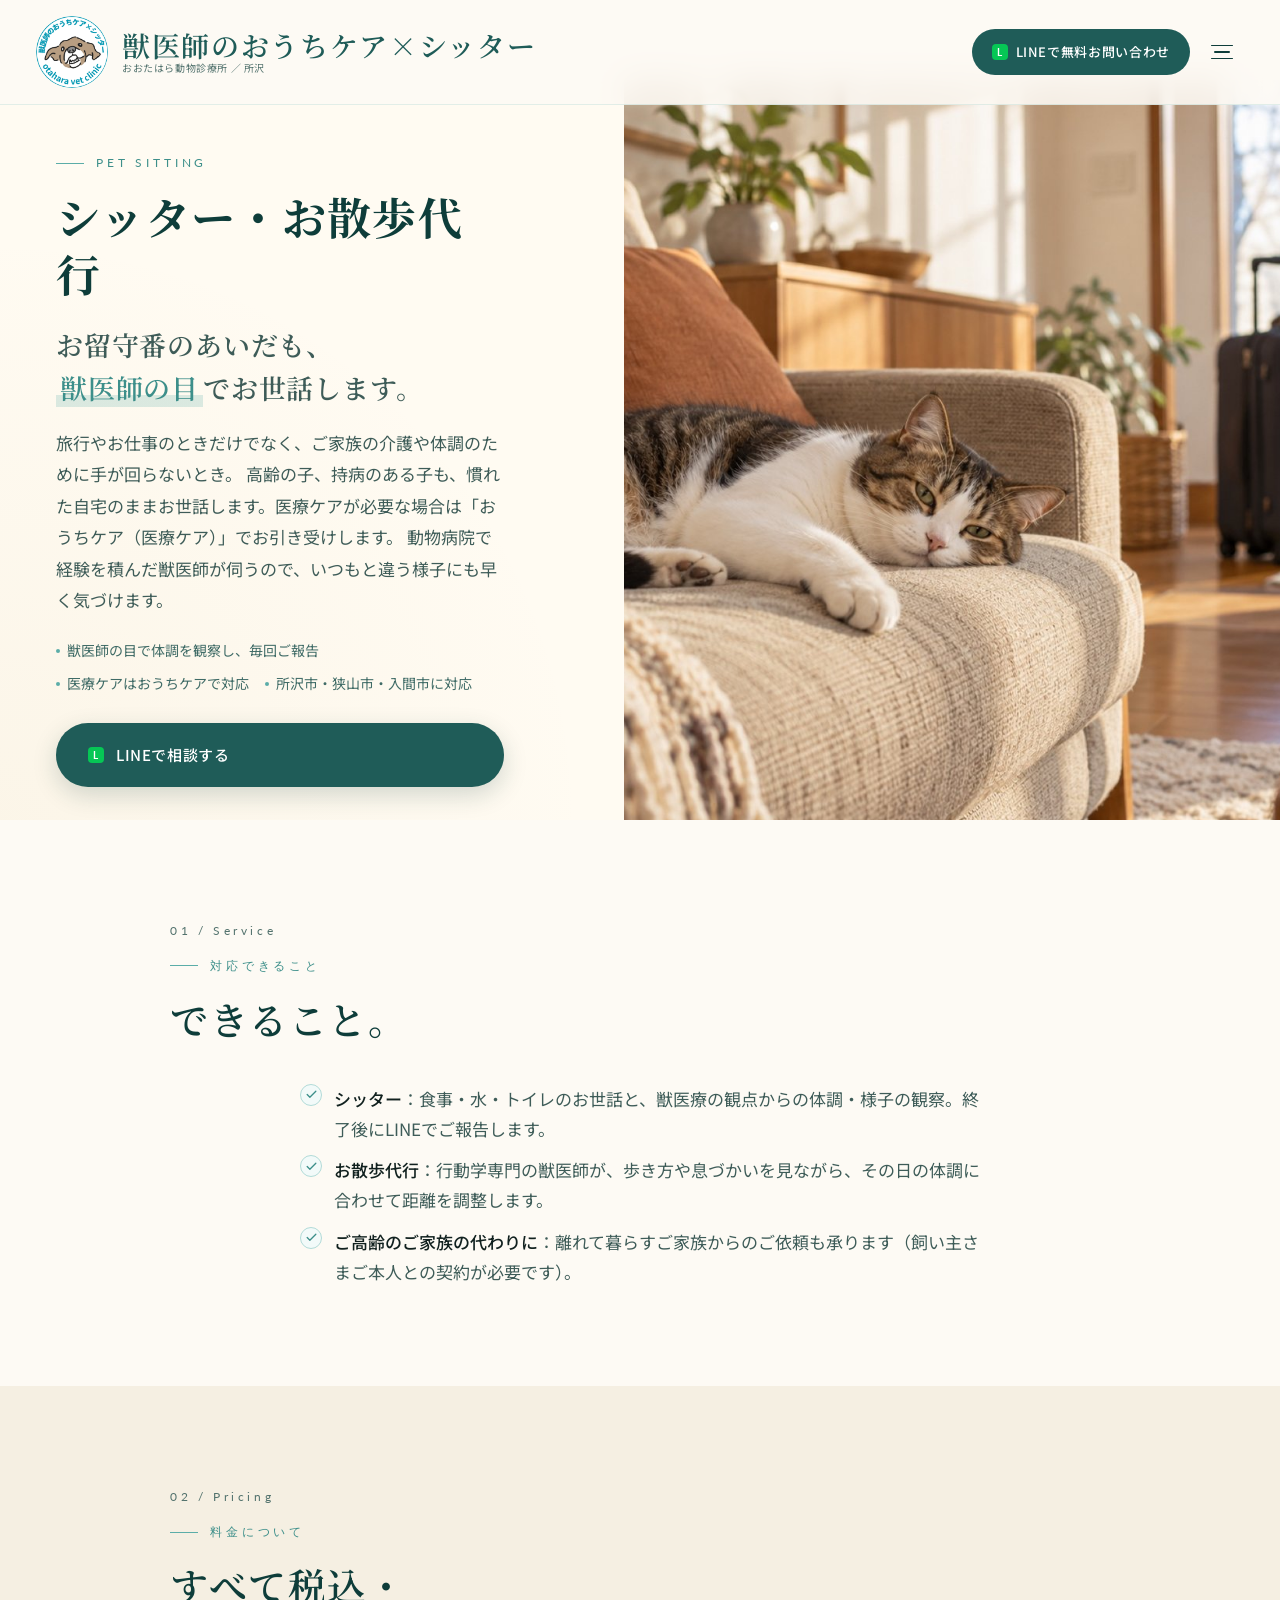
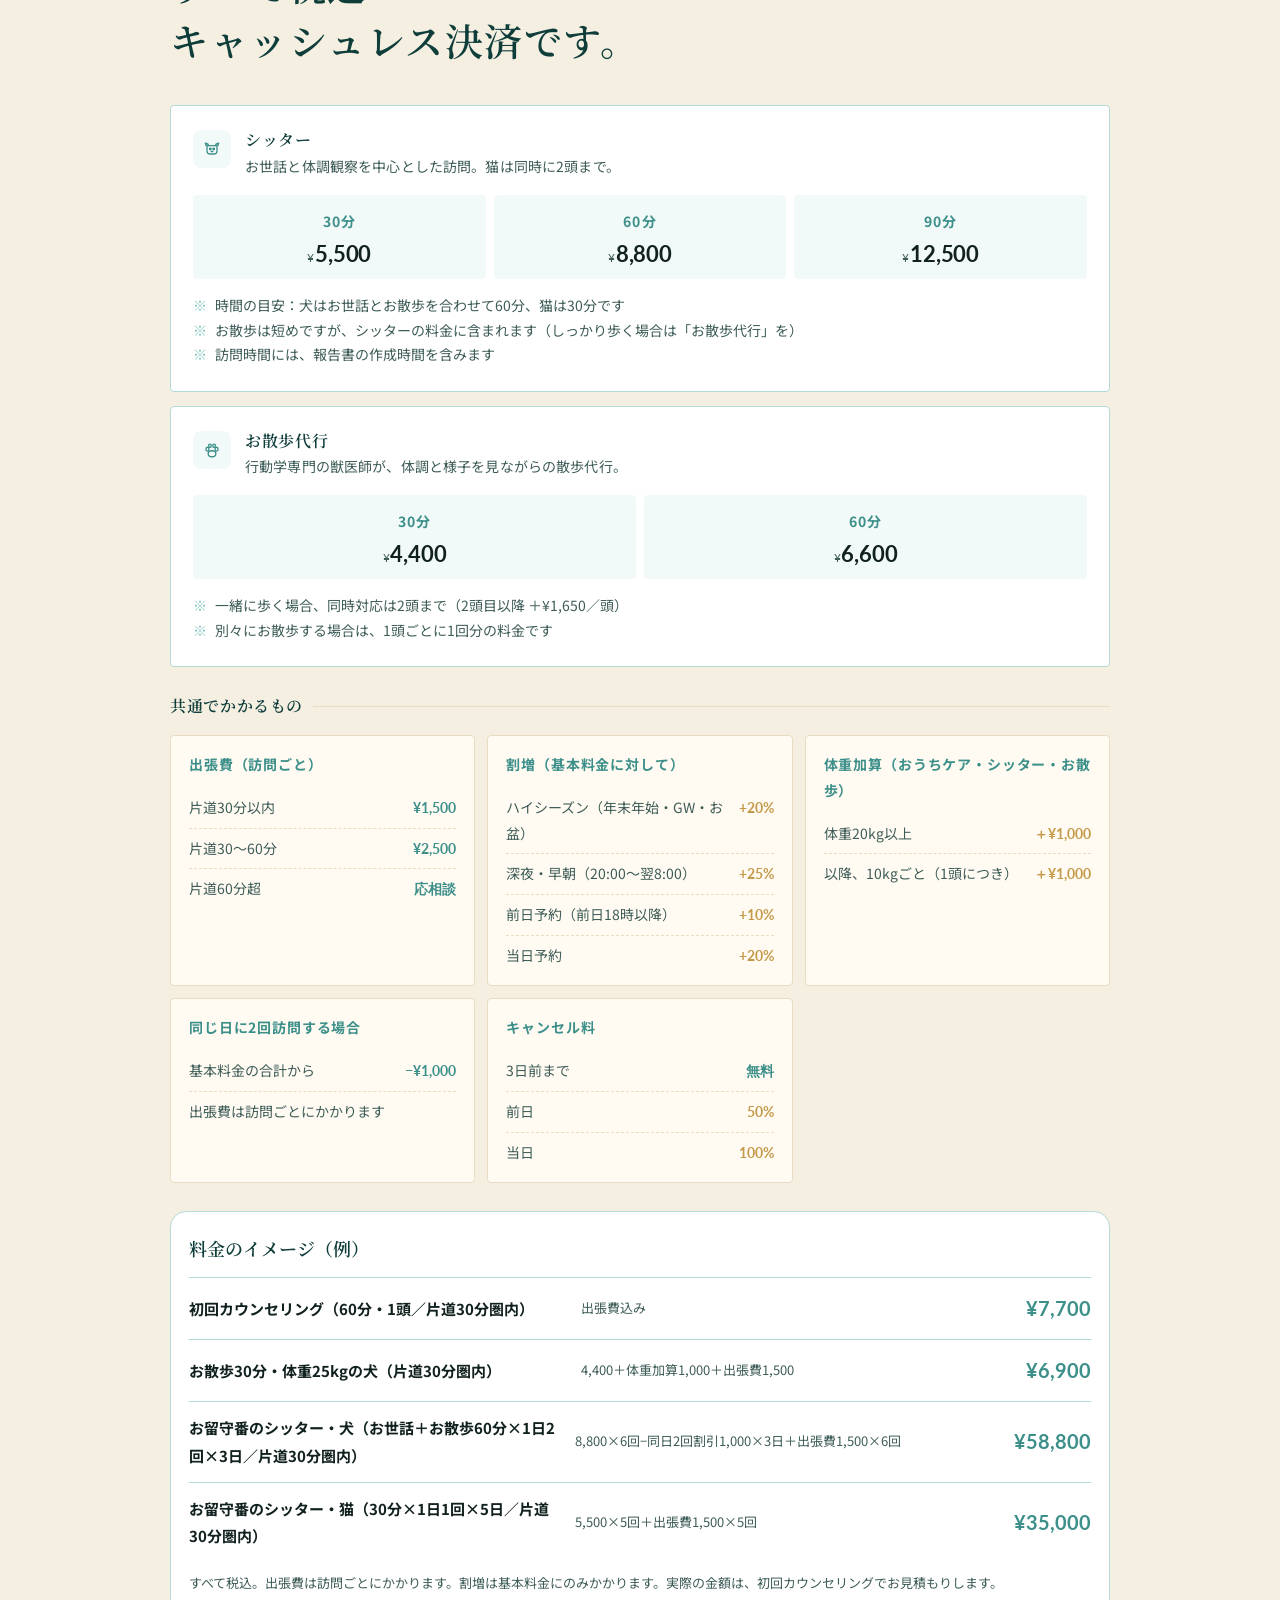
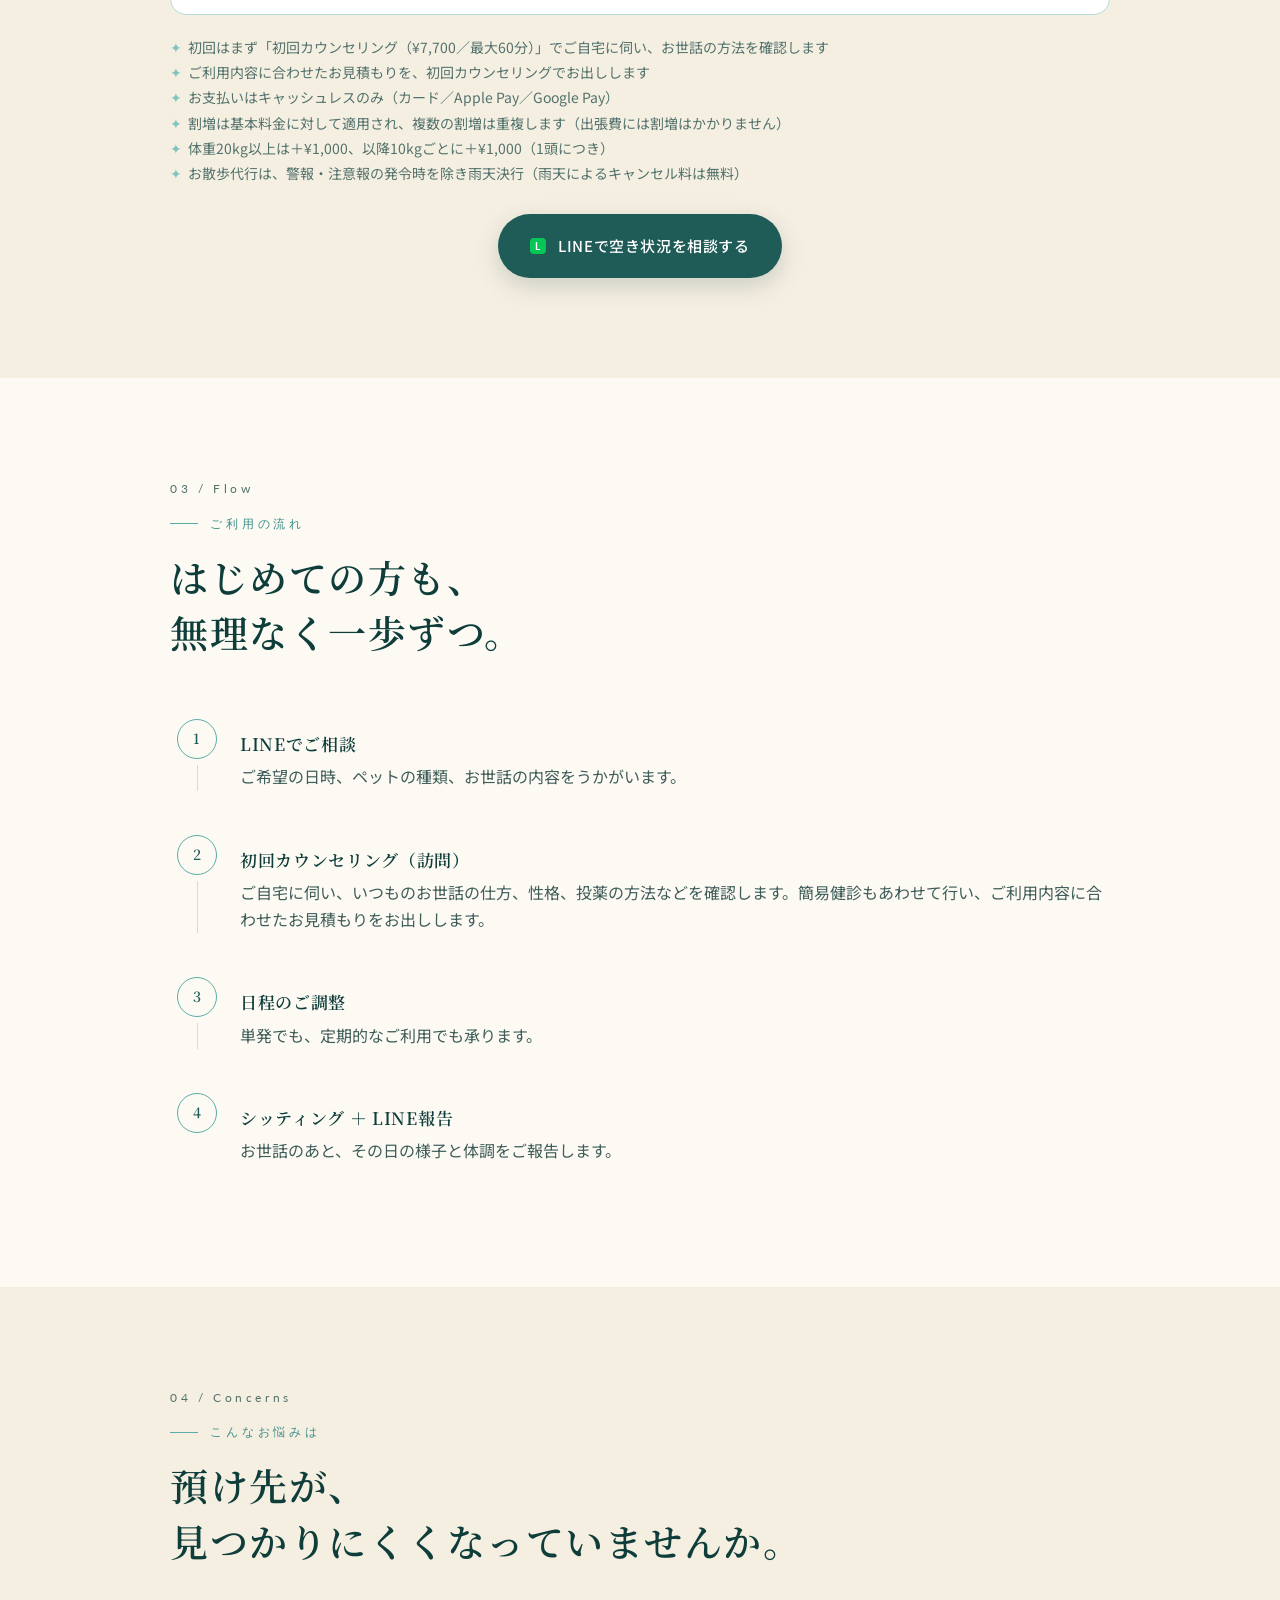
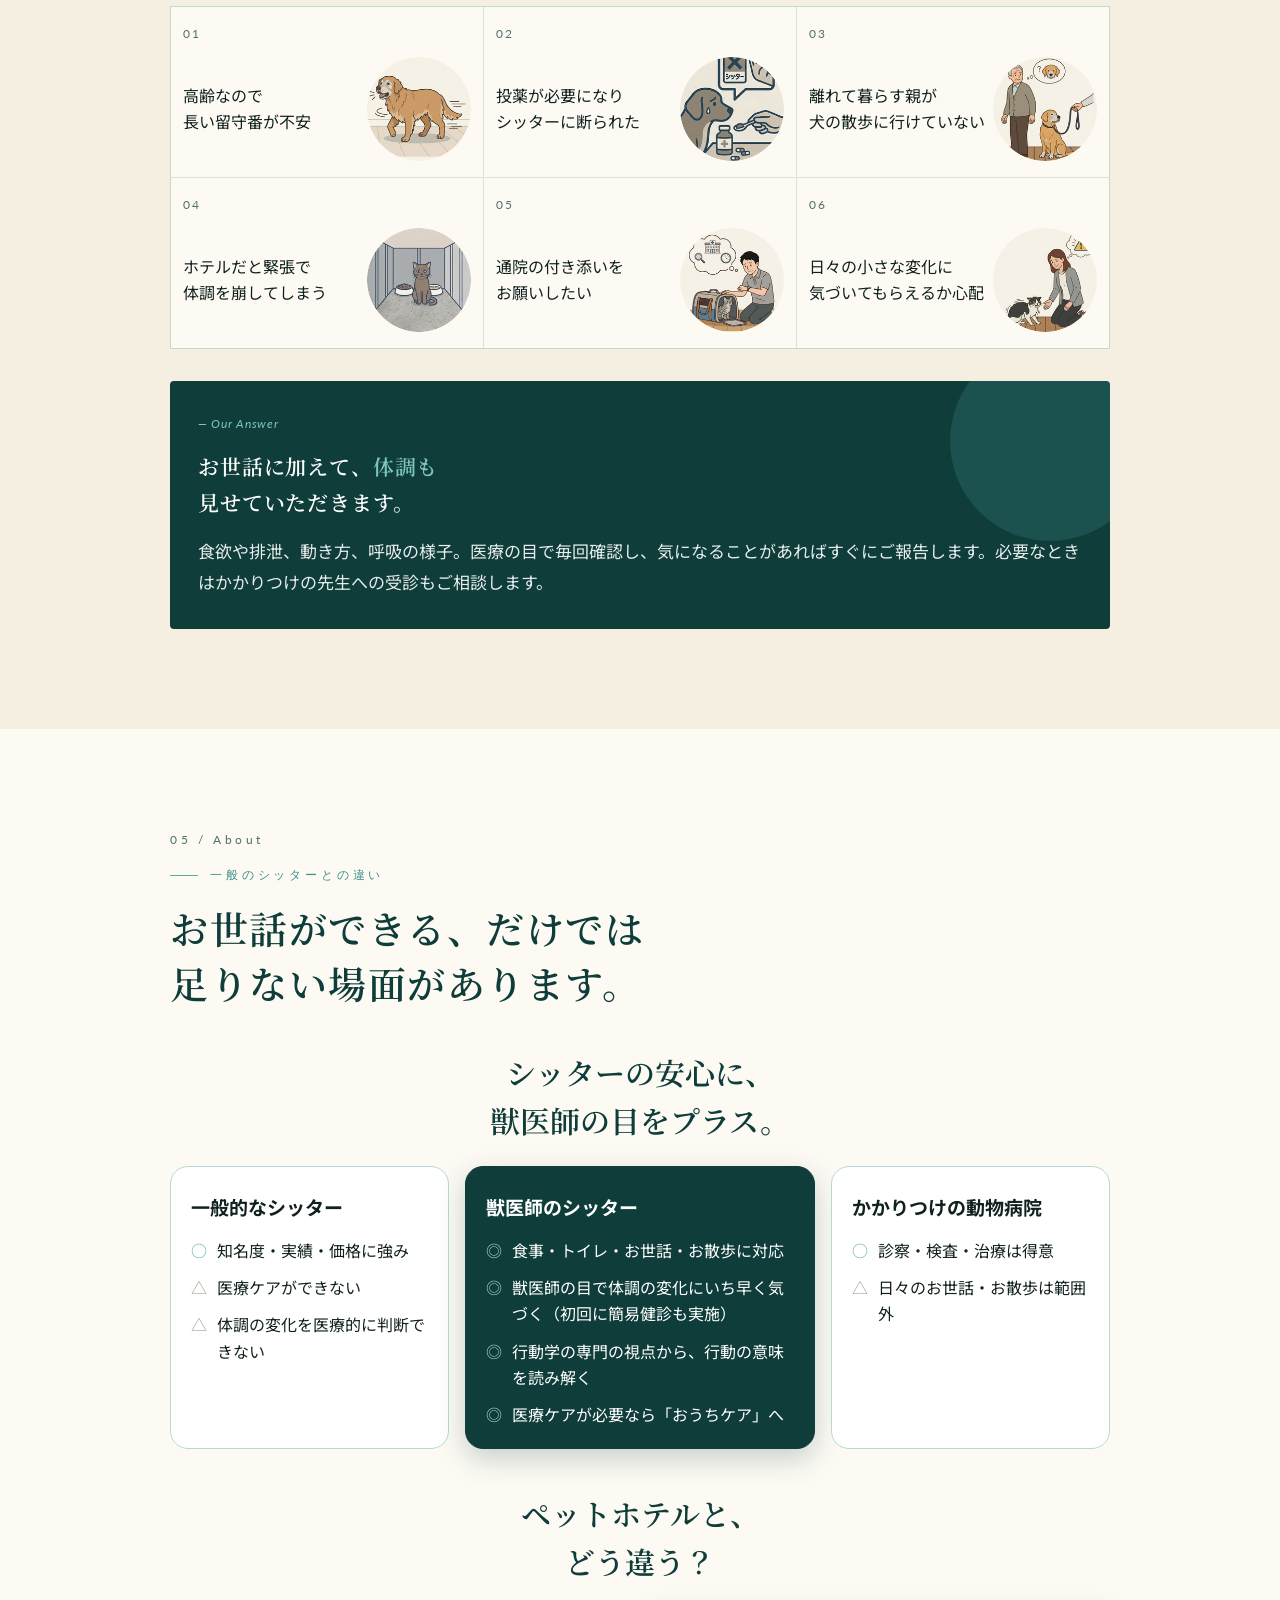
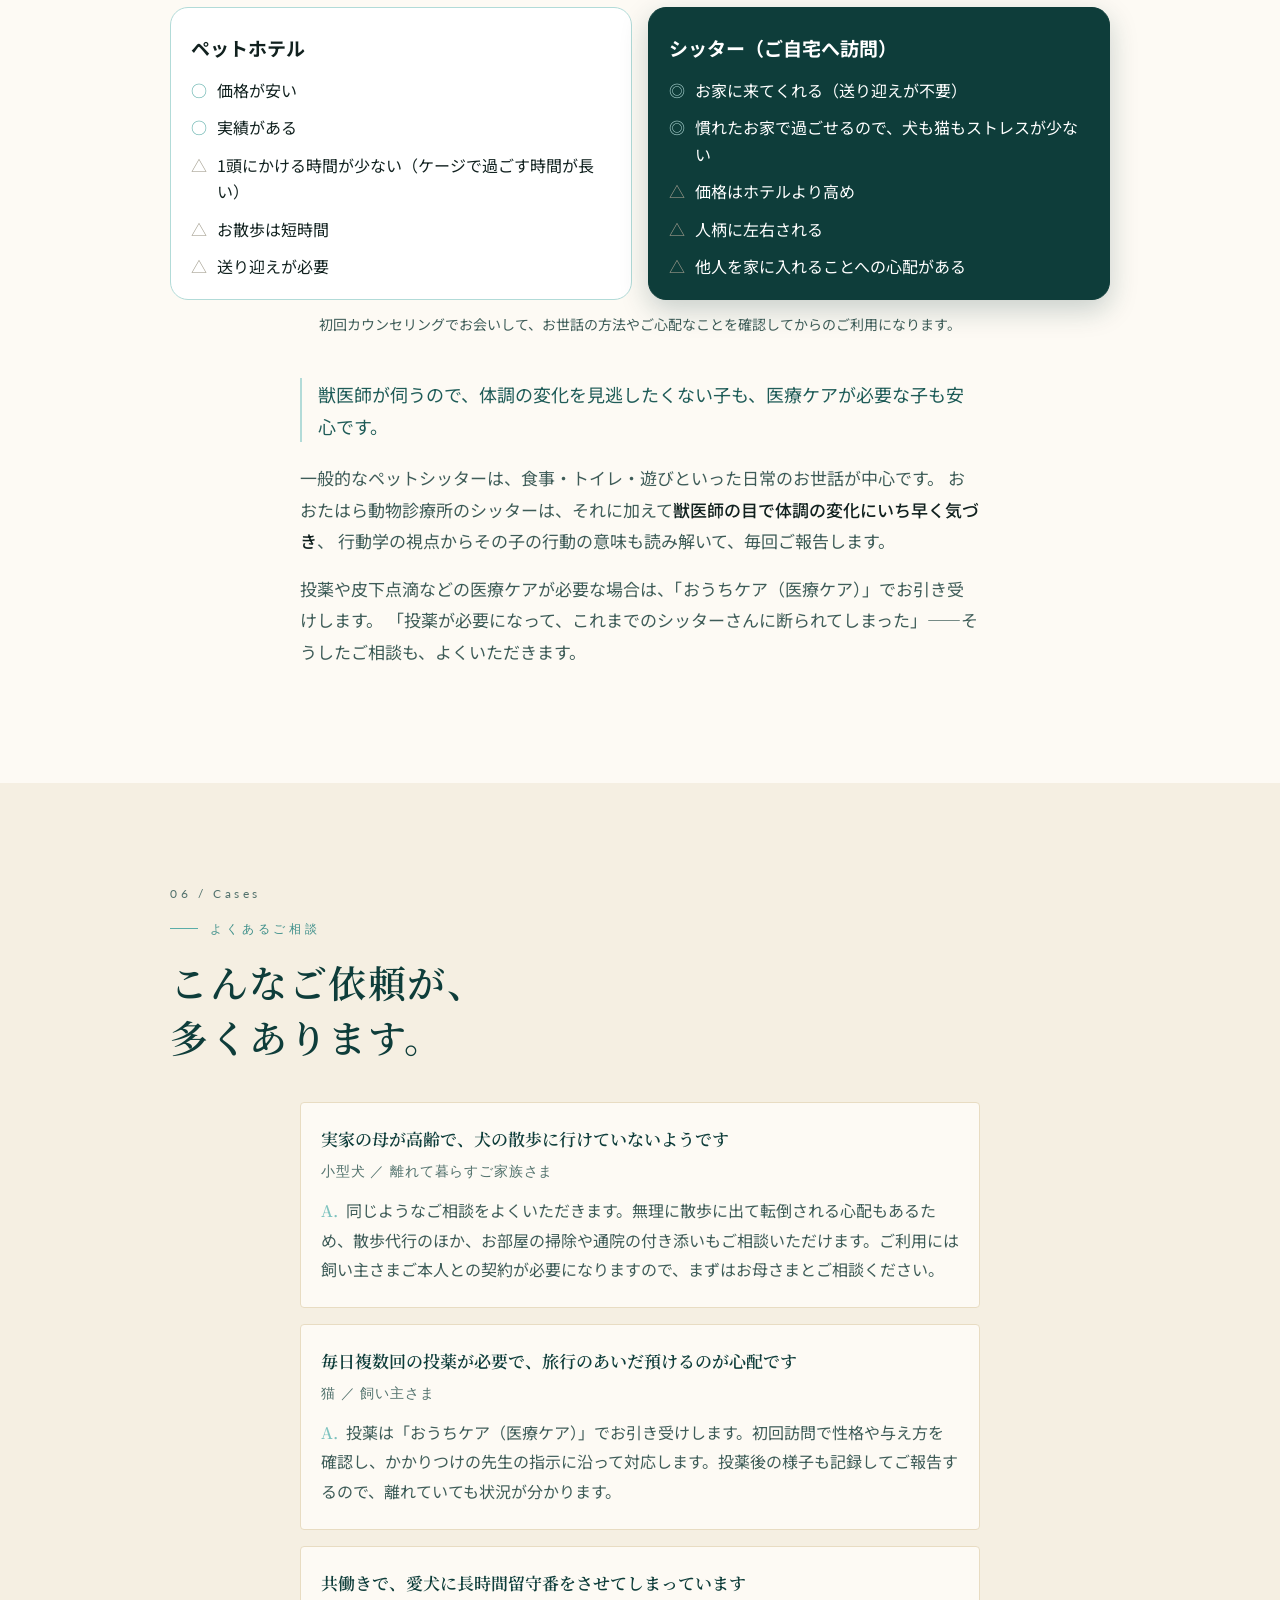
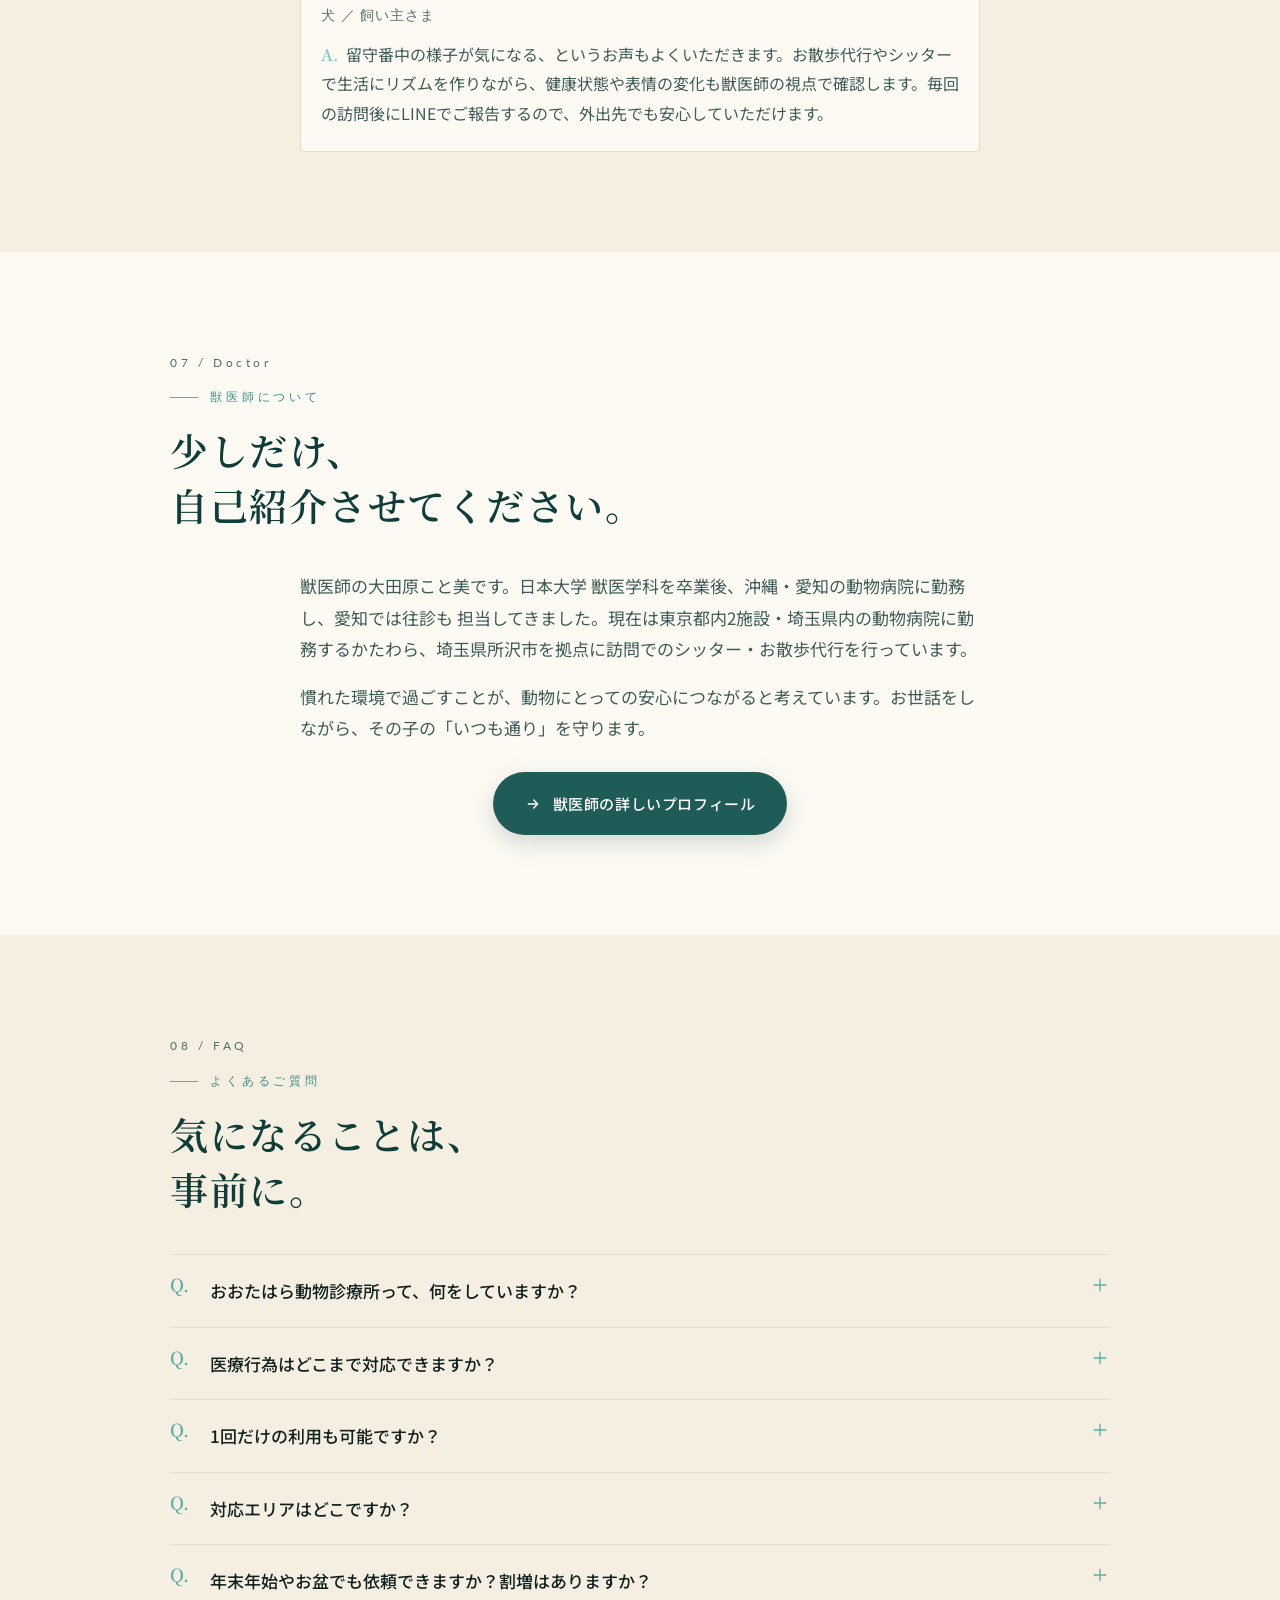
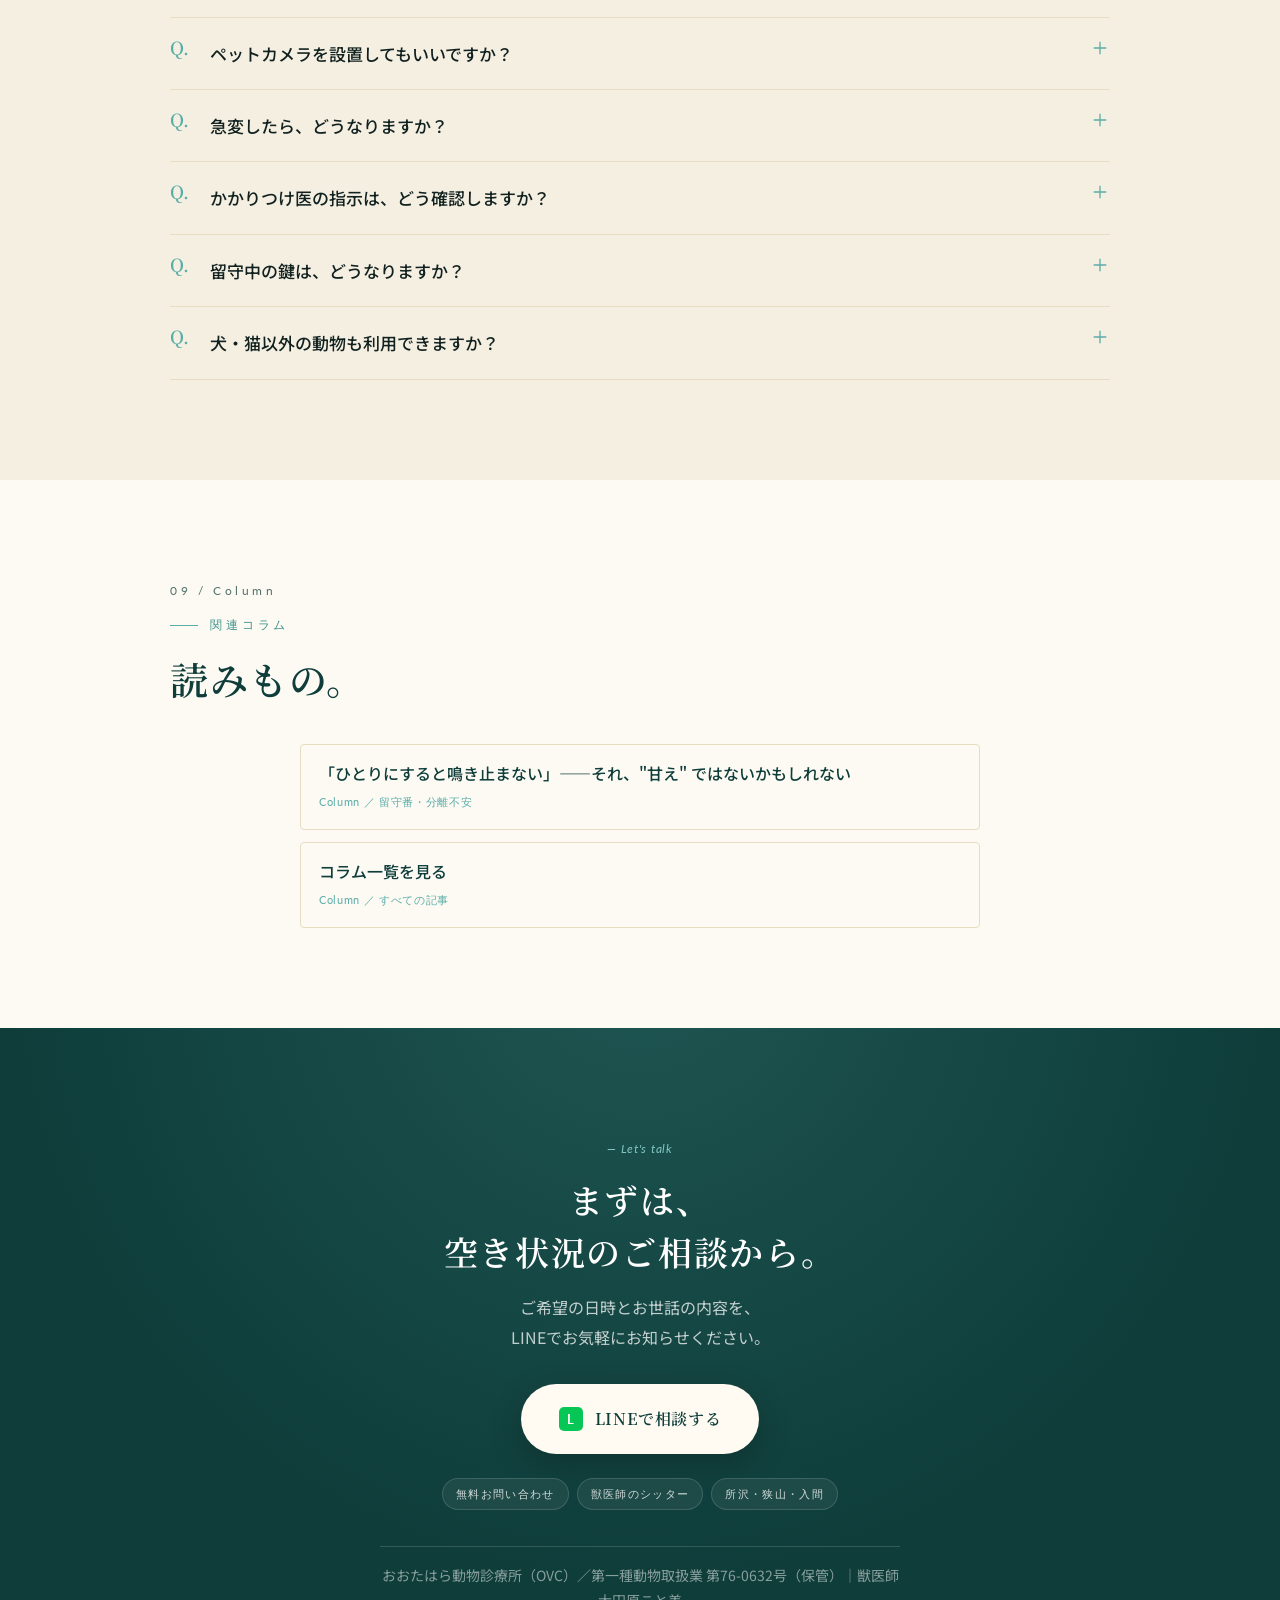
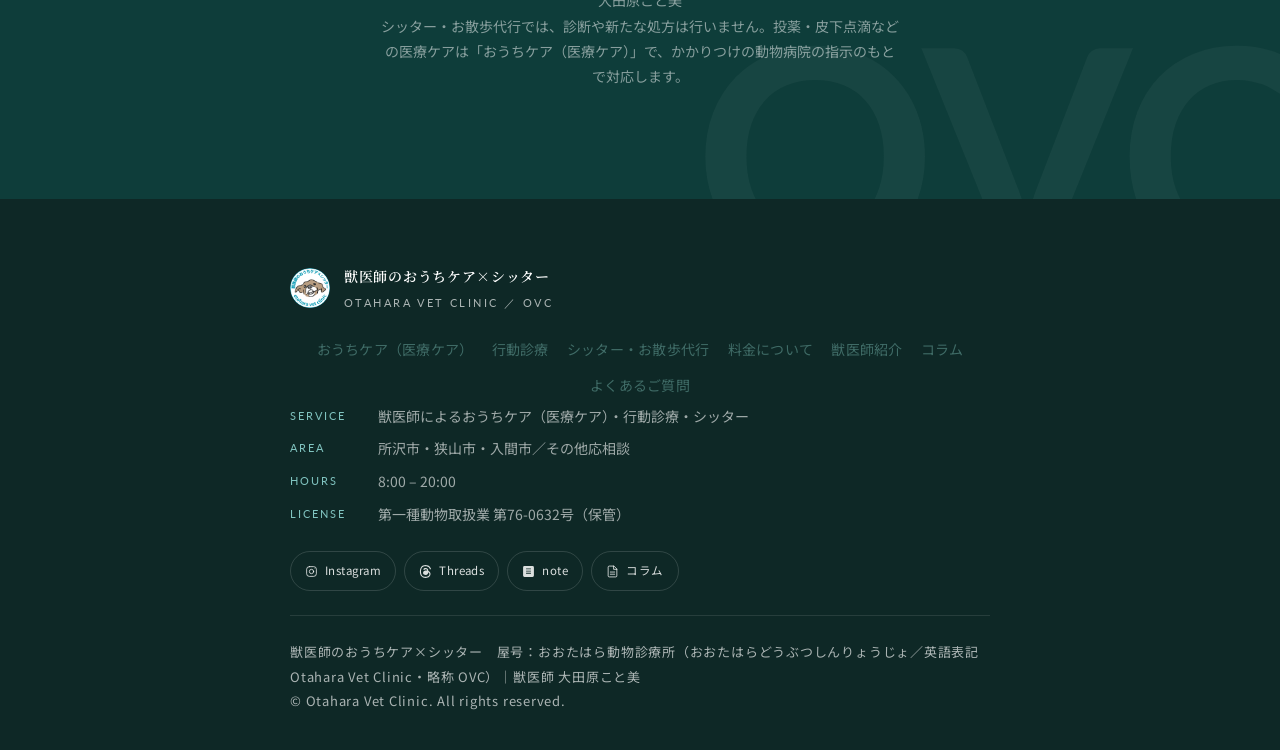
<file: petsitter.html>
<!DOCTYPE html>
<html lang="ja">
<head>
<meta charset="UTF-8">
<!-- Google tag (gtag.js) — GA4: おおたはら動物診療所 -->
<script async src="https://www.googletagmanager.com/gtag/js?id=G-6EFXGL5DTM"></script>
<script>
  window.dataLayer = window.dataLayer || [];
  function gtag(){dataLayer.push(arguments);}
  gtag('js', new Date());
  gtag('config', 'G-6EFXGL5DTM');
</script>
<meta name="viewport" content="width=device-width, initial-scale=1.0">
<title>獣医師のシッター・お散歩代行｜所沢のペットシッター｜狭山・入間｜おおたはら動物診療所</title>
<meta name="description" content="高齢、持病がある、家族が散歩に行けない——そんなときに、獣医師がご自宅へ伺うペットシッター・お散歩代行。体調の変化に気づきやすく、医療ケアが必要な場合はおうちケア（医療ケア）で対応。埼玉県所沢市・狭山市・入間市。お問い合わせはLINEから無料です。">
<meta name="robots" content="index, follow, max-image-preview:large, max-snippet:-1">
<link rel="canonical" href="https://otahara-vetclinic.com/petsitter.html">
<meta name="theme-color" content="#0E3D3A">
<!-- OGP -->
<meta property="og:type" content="website">
<meta property="og:title" content="獣医師のシッター・お散歩代行｜所沢のペットシッター｜狭山・入間｜おおたはら動物診療所">
<meta property="og:description" content="高齢、持病がある、家族が散歩に行けない——そんなときに、獣医師がご自宅へ伺うペットシッター・お散歩代行。体調の変化に気づきやすく、医療ケアが必要な場合はおうちケア（医療ケア）で対応。埼玉県所沢市・狭山市・入間市。お問い合わせはLINEから無料です。">
<meta property="og:url" content="https://otahara-vetclinic.com/petsitter.html">
<meta property="og:site_name" content="獣医師のおうちケア×シッター">
<meta property="og:locale" content="ja_JP">
<meta property="og:image" content="https://otahara-vetclinic.com/assets/dog-park.jpg">
<meta name="twitter:card" content="summary_large_image">
<meta name="twitter:title" content="獣医師のシッター・お散歩代行｜所沢のペットシッター｜狭山・入間｜おおたはら動物診療所">
<meta name="twitter:description" content="高齢、持病がある、家族が散歩に行けない——そんなときに、獣医師がご自宅へ伺うペットシッター・お散歩代行。体調の変化に気づきやすく、医療ケアが必要な場合はおうちケア（医療ケア）で対応。埼玉県所沢市・狭山市・入間市。お問い合わせはLINEから無料です。">
<meta name="twitter:image" content="https://otahara-vetclinic.com/assets/dog-park.jpg">
<link rel="preconnect" href="https://fonts.googleapis.com">
<link rel="preconnect" href="https://fonts.gstatic.com" crossorigin>
<link href="https://fonts.googleapis.com/css2?family=Noto+Sans+JP:wght@300;400;500;700&family=Noto+Serif+JP:wght@400;500;600;700&family=Lato:wght@300;400;700&display=swap" rel="stylesheet">
<link rel="stylesheet" href="/assets/site.css?v=09d83ffd07">
<!-- 構造化データ -->
<script type="application/ld+json">
[
  {
    "@context": "https://schema.org",
    "@type": "Service",
    "name": "シッター・お散歩代行",
    "serviceType": "獣医師による訪問ペットシッター・散歩代行",
    "description": "高齢、持病がある、家族が散歩に行けない——そんなときに、獣医師がご自宅へ伺うペットシッター・お散歩代行。体調の変化に気づきやすく、医療ケアが必要な場合はおうちケア（医療ケア）で対応。埼玉県所沢市・狭山市・入間市。お問い合わせはLINEから無料です。",
    "provider": {
      "@type": "VeterinaryCare",
      "@id": "https://otahara-vetclinic.com/#clinic",
      "name": "おおたはら動物診療所"
    },
    "areaServed": [
      {
        "@type": "City",
        "name": "所沢市"
      },
      {
        "@type": "City",
        "name": "狭山市"
      },
      {
        "@type": "City",
        "name": "入間市"
      }
    ],
    "url": "https://otahara-vetclinic.com/petsitter.html"
  },
  {
    "@context": "https://schema.org",
    "@type": "BreadcrumbList",
    "itemListElement": [
      {
        "@type": "ListItem",
        "position": 1,
        "name": "ホーム",
        "item": "https://otahara-vetclinic.com/"
      },
      {
        "@type": "ListItem",
        "position": 2,
        "name": "シッター・お散歩代行",
        "item": "https://otahara-vetclinic.com/petsitter.html"
      }
    ]
  },
  {
    "@context": "https://schema.org",
    "@type": "FAQPage",
    "mainEntity": [
      {
        "@type": "Question",
        "name": "おおたはら動物診療所って、何をしていますか？",
        "acceptedAnswer": {
          "@type": "Answer",
          "text": "「おおたはら動物診療所」は屋号です。通院していただく動物病院ではなく、獣医師が所沢市・狭山市・入間市を中心にご自宅へ伺う、訪問専門のサービスです。「獣医師のおうちケア×シッター」として、おうちケア（医療ケア）、シッター・お散歩代行、行動診療を行っています。"
        }
      },
      {
        "@type": "Question",
        "name": "医療行為はどこまで対応できますか？",
        "acceptedAnswer": {
          "@type": "Answer",
          "text": "診断や新たな処方は行いません。投薬・皮下点滴などの医療ケアは「おうちケア（医療ケア）」で、かかりつけの先生の指示のもとで対応します。内容は事前のカウンセリングで確認します。"
        }
      },
      {
        "@type": "Question",
        "name": "1回だけの利用も可能ですか？",
        "acceptedAnswer": {
          "@type": "Answer",
          "text": "可能です。単発でも、定期的なご利用でも承ります。まずは初回カウンセリングでお世話の方法を確認させてください。"
        }
      },
      {
        "@type": "Question",
        "name": "対応エリアはどこですか？",
        "acceptedAnswer": {
          "@type": "Answer",
          "text": "埼玉県所沢市・狭山市・入間市を中心に対応しています。片道の所要時間に応じて出張費をいただきます。その他のエリアもLINEにてご相談ください。"
        }
      },
      {
        "@type": "Question",
        "name": "年末年始やお盆でも依頼できますか？割増はありますか？",
        "acceptedAnswer": {
          "@type": "Answer",
          "text": "承っていますが、枠が埋まりやすいためお早めにご相談ください。年末年始・GW・お盆はハイシーズン割増（+20%）をいただいています。"
        }
      },
      {
        "@type": "Question",
        "name": "ペットカメラを設置してもいいですか？",
        "acceptedAnswer": {
          "@type": "Answer",
          "text": "はい、むしろおすすめしています。留守中の様子を確認でき、訪問前に気になる点を共有いただければ、その日のお世話を調整できます。"
        }
      },
      {
        "@type": "Question",
        "name": "急変したら、どうなりますか？",
        "acceptedAnswer": {
          "@type": "Answer",
          "text": "訪問中に容体が変わったときは、その場で状態を確認し、飼い主さまとかかりつけ医（または救急の動物病院）へ連絡して、搬送の手配までを行います。診察・治療は行いません。"
        }
      },
      {
        "@type": "Question",
        "name": "かかりつけ医の指示は、どう確認しますか？",
        "acceptedAnswer": {
          "@type": "Answer",
          "text": "飼い主さまからかかりつけ医の指示（薬の種類・量、皮下点滴の量や回数など）をお聞きして対応します。不明な点は、初回カウンセリングのときにかかりつけ医へ直接確認します。"
        }
      },
      {
        "@type": "Question",
        "name": "留守中の鍵は、どうなりますか？",
        "acceptedAnswer": {
          "@type": "Answer",
          "text": "初回カウンセリングのときに、合鍵をお預かりするか、キーボックスを設置していただき、暗証番号を確認します。"
        }
      },
      {
        "@type": "Question",
        "name": "犬・猫以外の動物も利用できますか？",
        "acceptedAnswer": {
          "@type": "Answer",
          "text": "犬・猫以外の動物は、まずお問い合わせください。"
        }
      }
    ]
  }
]
</script>
</head>
<body>
<!-- 共通ヘッダー＋メニューオーバーレイ（build_site.py が全ページへ差し込む） -->
<!-- リンクはルート絶対パス。#付きは当面トップページ内アンカー -->
<header class="hd">
  <a href="/" class="brand">
    <div class="brand-mark"><img src="/assets/logo.png" alt=""></div>
    <div class="brand-txt">
      <div class="brand-jp">獣医師のおうちケア×シッター</div>
      <div class="brand-en brand-en-jp">おおたはら動物診療所 ／ 所沢</div>
    </div>
  </a>
  <div class="hd-right">
  <a href="https://lin.ee/GI29kIF" target="_blank" rel="noopener" class="hd-cta">
    <span class="line-sq">L</span><span class="hd-cta-label">LINE<span class="hd-cta-label-lg">で無料お問い合わせ</span></span>
  </a>
    <button type="button" class="hd-burger" id="burger" aria-label="メニューを開く" aria-controls="menu" aria-expanded="false">
      <span></span><span></span><span></span>
    </button>
  </div>
</header>

<nav class="menu-overlay" id="menu" aria-hidden="true">
  <button type="button" class="menu-close" id="menuClose" aria-label="メニューを閉じる">
    <svg viewBox="0 0 24 24" fill="none" stroke="currentColor" stroke-width="1.6" stroke-linecap="round"><path d="M6 6l12 12M18 6L6 18"/></svg>
    <span class="menu-close-label">Close</span>
  </button>
  <div class="menu-inner">
    <div class="menu-eyebrow">Navigation ／ メニュー</div>
    <div class="menu-nav">
      <a href="/" class="menu-link"><span class="menu-num">00</span><span class="menu-jp">トップ</span><span class="menu-en">Top</span></a>
      <a href="/houmon-care.html" class="menu-link"><span class="menu-num">01</span><span class="menu-jp">おうちケア（医療ケア）</span><span class="menu-en">Home Care</span></a>
      <a href="/koudou-shinryo.html" class="menu-link"><span class="menu-num">02</span><span class="menu-jp">行動診療</span><span class="menu-en">Behavior</span></a>
      <a href="/petsitter.html" class="menu-link"><span class="menu-num">03</span><span class="menu-jp">シッター・お散歩代行</span><span class="menu-en">Pet Sitting</span></a>
      <a href="/#pricing" class="menu-link"><span class="menu-num">04</span><span class="menu-jp">料金について</span><span class="menu-en">Pricing</span></a>
      <a href="/#doctor" class="menu-link"><span class="menu-num">05</span><span class="menu-jp">獣医師紹介</span><span class="menu-en">Doctor</span></a>
      <a href="/#flow" class="menu-link"><span class="menu-num">06</span><span class="menu-jp">ご利用の流れ</span><span class="menu-en">Flow</span></a>
      <a href="/column/" class="menu-link"><span class="menu-num">07</span><span class="menu-jp">コラム</span><span class="menu-en">Column</span></a>
      <a href="/#faq" class="menu-link"><span class="menu-num">08</span><span class="menu-jp">よくあるご質問</span><span class="menu-en">FAQ</span></a>
    </div>
    <div class="menu-foot">
      <a href="https://lin.ee/GI29kIF" target="_blank" rel="noopener" class="menu-cta">
        <span class="line-sq-big">L</span>LINEで無料お問い合わせ
      </a>
      <div class="menu-socials">
        <a href="https://www.instagram.com/otahara_vetclinic/" target="_blank" rel="noopener" class="menu-soc">
          <svg viewBox="0 0 24 24" fill="none" stroke="currentColor" stroke-width="1.6" stroke-linecap="round" stroke-linejoin="round"><rect x="3" y="3" width="18" height="18" rx="5"/><circle cx="12" cy="12" r="4"/><circle cx="17.5" cy="6.5" r=".6" fill="currentColor" stroke="none"/></svg>
          Instagram
        </a>
        <a href="https://www.threads.com/@otahara_vetclinic" target="_blank" rel="noopener" class="menu-soc">
          <svg viewBox="0 0 192 192" fill="currentColor"><path d="M141.5 89a67 67 0 0 0-2.5-1.1c-1.5-27.3-16.4-43-41.5-43.1h-.3c-15 0-27.5 6.4-35.1 18l13.8 9.5c5.7-8.7 14.7-10.5 21.3-10.5h.2c8.3 0 14.5 2.4 18.5 7.1 2.9 3.4 4.9 8.1 5.9 14-7.3-1.2-15.2-1.6-23.7-1.1-23.8 1.4-39.1 15.3-38.1 34.6.5 9.8 5.4 18.2 13.7 23.7 7 4.7 16.1 6.9 25.6 6.4 12.5-.7 22.2-5.4 29-14.1 5.2-6.6 8.5-15.2 9.9-26 5.9 3.6 10.3 8.3 12.8 14 4.1 9.6 4.4 25.5-8.6 38.4-11.3 11.3-24.9 16.2-45.5 16.4-22.8-.2-40.1-7.5-51.3-21.8C35.2 140 29.8 120.7 29.6 96c.2-24.7 5.6-44 16.1-57.3C57 24.4 74.2 17.1 97 17c23 .2 40.5 7.5 52.2 21.8 5.7 7 10 15.9 12.9 26.2l16.1-4.3c-3.4-12.7-8.9-23.6-16.2-32.7C147 11 125.2 1.3 97.1 1.1H97C68.9 1.3 47.3 11 32.8 28.8 19.9 44.7 13.1 67 12.9 96v.1c.2 28.9 7 51.3 19.9 67.2 14.5 17.8 36.1 27.4 64.3 27.7h.1c24.9-.2 42.5-6.7 57-21.2 18.9-18.8 18.3-42.4 12.1-56.8-4.3-10.1-12.8-18.3-24.8-23.9z"/></svg>
          Threads
        </a>
        <a href="https://note.com/otahara_vet" target="_blank" rel="noopener" class="menu-soc">
          <svg viewBox="0 0 24 24" fill="currentColor"><path d="M19.5 2h-15A2.5 2.5 0 0 0 2 4.5v15A2.5 2.5 0 0 0 4.5 22h15a2.5 2.5 0 0 0 2.5-2.5v-15A2.5 2.5 0 0 0 19.5 2zm-3 14H7.5v-1.5h9zm0-4H7.5v-1.5h9zm0-4H7.5V6.5h9z"/></svg>
          note
        </a>
      </div>
      <div class="menu-fine">© Otahara Vet Clinic</div>
    </div>
  </div>
</nav>
<main class="page-main">
<section class="page-hero">
  <div class="page-hero-grid">
    <div class="page-hero-photo">
      <img src="assets/cat-sitter-home.jpg" fetchpriority="high" alt="お留守番中、ソファでくつろぐ猫" style="object-position:40% 50%;">
    </div>
    <div class="page-hero-body">
      <div class="eyebrow">Pet Sitting</div>
      <h1 class="page-title">シッター・お散歩代行</h1>
      <p class="page-hook">お留守番のあいだも、<br><em>獣医師の目</em>でお世話します。</p>
      <p class="page-hero-lead">
        旅行やお仕事のときだけでなく、ご家族の介護や体調のために手が回らないとき。
        高齢の子、持病のある子も、慣れた自宅のままお世話します。医療ケアが必要な場合は「おうちケア（医療ケア）」でお引き受けします。
        動物病院で経験を積んだ獣医師が伺うので、いつもと違う様子にも早く気づけます。
      </p>
      <div class="page-hero-meta">
        <span>獣医師の目で体調を観察し、毎回ご報告</span>
        <span>医療ケアはおうちケアで対応</span>
        <span>所沢市・狭山市・入間市に対応</span>
      </div>
      <a href="https://lin.ee/GI29kIF" target="_blank" rel="noopener" class="btn-primary">
        <span class="line-sq">L</span>LINEで相談する
      </a>
    </div>
  </div>
</section>

<section class="sec">
  <div class="sec-head">
    <div class="sec-num">01 / Service</div>
    <div class="eyebrow">対応できること</div>
    <h2 class="h-sec">できること。</h2>
  </div>
  <ul class="svc-check">
    <li><span><b>シッター</b>：食事・水・トイレのお世話と、獣医療の観点からの体調・様子の観察。終了後にLINEでご報告します。</span></li>
    <li><span><b>お散歩代行</b>：行動学専門の獣医師が、歩き方や息づかいを見ながら、その日の体調に合わせて距離を調整します。</span></li>
    <li><span><b>ご高齢のご家族の代わりに</b>：離れて暮らすご家族からのご依頼も承ります（飼い主さまご本人との契約が必要です）。</span></li>
  </ul>
</section>

<section class="sec" style="background:var(--sand);" id="pricing">
  <div class="sec-head">
    <div class="sec-num">02 / Pricing</div>
    <div class="eyebrow">料金について</div>
    <h2 class="h-sec">すべて税込・<br>キャッシュレス決済です。</h2>
  </div>
  <div class="price-cards">
    <div class="pcard">
      <div class="pcard-head">
        <div class="pcard-ic">
          <svg viewBox="0 0 24 24" fill="none" stroke="currentColor" stroke-width="1.6" stroke-linecap="round" stroke-linejoin="round"><path d="M5 8L4 5l3 1 1 2"/><path d="M19 8l1-3-3 1-1 2"/><path d="M6 8h12v6a4 4 0 0 1-4 4h-4a4 4 0 0 1-4-4z"/><circle cx="10" cy="12" r=".9" fill="currentColor"/><circle cx="14" cy="12" r=".9" fill="currentColor"/><path d="M11 15h2"/></svg>
        </div>
        <div class="pcard-title-block">
          <div class="pcard-name">シッター</div>
          <div class="pcard-desc">お世話と体調観察を中心とした訪問。猫は同時に2頭まで。</div>
        </div>
      </div>
      <div class="price-row">
        <div class="price-item"><div class="price-label">30分</div><div class="price-num"><span class="price-yen">¥</span>5,500</div></div>
        <div class="price-item"><div class="price-label">60分</div><div class="price-num"><span class="price-yen">¥</span>8,800</div></div>
        <div class="price-item"><div class="price-label">90分</div><div class="price-num"><span class="price-yen">¥</span>12,500</div></div>
      </div>
      <div class="pcard-note">
        <div class="row">時間の目安：犬はお世話とお散歩を合わせて60分、猫は30分です</div>
        <div class="row">お散歩は短めですが、シッターの料金に含まれます（しっかり歩く場合は「お散歩代行」を）</div>
        <div class="row">訪問時間には、報告書の作成時間を含みます</div>
      </div>
    </div>
    <div class="pcard">
      <div class="pcard-head">
        <div class="pcard-ic">
          <svg viewBox="0 0 24 24" fill="none" stroke="currentColor" stroke-width="1.6" stroke-linecap="round" stroke-linejoin="round"><ellipse cx="12" cy="16.5" rx="4.6" ry="3.6"/><ellipse cx="6.5" cy="11" rx="1.8" ry="2.3"/><ellipse cx="17.5" cy="11" rx="1.8" ry="2.3"/><ellipse cx="9.5" cy="7" rx="1.6" ry="2"/><ellipse cx="14.5" cy="7" rx="1.6" ry="2"/></svg>
        </div>
        <div class="pcard-title-block">
          <div class="pcard-name">お散歩代行</div>
          <div class="pcard-desc">行動学専門の獣医師が、体調と様子を見ながらの散歩代行。</div>
        </div>
      </div>
      <div class="price-row two">
        <div class="price-item"><div class="price-label">30分</div><div class="price-num"><span class="price-yen">¥</span>4,400</div></div>
        <div class="price-item"><div class="price-label">60分</div><div class="price-num"><span class="price-yen">¥</span>6,600</div></div>
      </div>
      <div class="pcard-note">
        <div class="row">一緒に歩く場合、同時対応は2頭まで（2頭目以降 ＋¥1,650／頭）</div>
        <div class="row">別々にお散歩する場合は、1頭ごとに1回分の料金です</div>
      </div>
    </div>
  </div>
  <div class="surcharge-section">
    <div class="surcharge-title">共通でかかるもの</div>
    <div class="surch-cards">
      <div class="surch-card">
        <div class="surch-card-t">出張費（訪問ごと）</div>
        <div class="surch-card-row"><span>片道30分以内</span><b class="yen">¥1,500</b></div>
        <div class="surch-card-row"><span>片道30〜60分</span><b class="yen">¥2,500</b></div>
        <div class="surch-card-row"><span>片道60分超</span><b class="yen">応相談</b></div>
      </div>
      <div class="surch-card">
        <div class="surch-card-t">割増（基本料金に対して）</div>
        <div class="surch-card-row"><span>ハイシーズン（年末年始・GW・お盆）</span><b>+20%</b></div>
        <div class="surch-card-row"><span>深夜・早朝（20:00〜翌8:00）</span><b>+25%</b></div>
        <div class="surch-card-row"><span>前日予約（前日18時以降）</span><b>+10%</b></div>
        <div class="surch-card-row"><span>当日予約</span><b>+20%</b></div>
      </div>
      <div class="surch-card">
        <div class="surch-card-t">体重加算（おうちケア・シッター・お散歩）</div>
        <div class="surch-card-row"><span>体重20kg以上</span><b>＋¥1,000</b></div>
        <div class="surch-card-row"><span>以降、10kgごと（1頭につき）</span><b>＋¥1,000</b></div>
      </div>
      <div class="surch-card">
        <div class="surch-card-t">同じ日に2回訪問する場合</div>
        <div class="surch-card-row"><span>基本料金の合計から</span><b class="yen">−¥1,000</b></div>
        <div class="surch-card-row"><span>出張費は訪問ごとにかかります</span><b></b></div>
      </div>
      <div class="surch-card">
        <div class="surch-card-t">キャンセル料</div>
        <div class="surch-card-row"><span>3日前まで</span><b class="yen">無料</b></div>
        <div class="surch-card-row"><span>前日</span><b>50%</b></div>
        <div class="surch-card-row"><span>当日</span><b>100%</b></div>
      </div>
    </div>
  </div>
  <div class="ex">
    <div class="ex-t">料金のイメージ（例）</div>
    <div class="ex-row"><div class="ex-name">初回カウンセリング（60分・1頭／片道30分圏内）</div><div class="ex-calc">出張費込み</div><div class="ex-sum">¥7,700</div></div>
    <div class="ex-row"><div class="ex-name">お散歩30分・体重25kgの犬（片道30分圏内）</div><div class="ex-calc">4,400＋体重加算1,000＋出張費1,500</div><div class="ex-sum">¥6,900</div></div>
    <div class="ex-row"><div class="ex-name">お留守番のシッター・犬（お世話＋お散歩60分×1日2回×3日／片道30分圏内）</div><div class="ex-calc">8,800×6回−同日2回割引1,000×3日＋出張費1,500×6回</div><div class="ex-sum">¥58,800</div></div>
    <div class="ex-row"><div class="ex-name">お留守番のシッター・猫（30分×1日1回×5日／片道30分圏内）</div><div class="ex-calc">5,500×5回＋出張費1,500×5回</div><div class="ex-sum">¥35,000</div></div>
    <p class="ex-note">すべて税込。出張費は訪問ごとにかかります。割増は基本料金にのみかかります。実際の金額は、初回カウンセリングでお見積もりします。</p>
  </div>
  <div class="price-fineprint">
    <p>初回はまず「初回カウンセリング（¥7,700／最大60分）」でご自宅に伺い、お世話の方法を確認します</p>
    <p>ご利用内容に合わせたお見積もりを、初回カウンセリングでお出しします</p>
    <p>お支払いはキャッシュレスのみ（カード／Apple Pay／Google Pay）</p>
    <p>割増は基本料金に対して適用され、複数の割増は重複します（出張費には割増はかかりません）</p>
    <p>体重20kg以上は＋¥1,000、以降10kgごとに＋¥1,000（1頭につき）</p>
    <p>お散歩代行は、警報・注意報の発令時を除き雨天決行（雨天によるキャンセル料は無料）</p>
  </div>
  <div class="page-cta">
    <a href="https://lin.ee/GI29kIF" target="_blank" rel="noopener" class="btn-primary">
      <span class="line-sq">L</span>LINEで空き状況を相談する
    </a>
  </div>
</section>

<section class="sec">
  <div class="sec-head">
    <div class="sec-num">03 / Flow</div>
    <div class="eyebrow">ご利用の流れ</div>
    <h2 class="h-sec">はじめての方も、<br>無理なく一歩ずつ。</h2>
  </div>
  <div class="flow">
    <div class="flow-item">
      <div class="flow-l"><div class="flow-dot">1</div><div class="flow-line"></div></div>
      <div>
        <div class="flow-t">LINEでご相談</div>
        <div class="flow-d">ご希望の日時、ペットの種類、お世話の内容をうかがいます。</div>
      </div>
    </div>
    <div class="flow-item">
      <div class="flow-l"><div class="flow-dot">2</div><div class="flow-line"></div></div>
      <div>
        <div class="flow-t">初回カウンセリング（訪問）</div>
        <div class="flow-d">ご自宅に伺い、いつものお世話の仕方、性格、投薬の方法などを確認します。簡易健診もあわせて行い、ご利用内容に合わせたお見積もりをお出しします。</div>
      </div>
    </div>
    <div class="flow-item">
      <div class="flow-l"><div class="flow-dot">3</div><div class="flow-line"></div></div>
      <div>
        <div class="flow-t">日程のご調整</div>
        <div class="flow-d">単発でも、定期的なご利用でも承ります。</div>
      </div>
    </div>
    <div class="flow-item">
      <div class="flow-l"><div class="flow-dot">4</div><div class="flow-line"></div></div>
      <div>
        <div class="flow-t">シッティング ＋ LINE報告</div>
        <div class="flow-d">お世話のあと、その日の様子と体調をご報告します。</div>
      </div>
    </div>
  </div>
</section>

<section class="sec" style="background:var(--sand);">
  <div class="sec-head">
    <div class="sec-num">04 / Concerns</div>
    <div class="eyebrow">こんなお悩みは</div>
    <h2 class="h-sec">預け先が、<br>見つかりにくくなっていませんか。</h2>
  </div>
  <div class="worry-grid">
    <div class="worry">
      <div class="worry-num">01</div>
      <div class="worry-row">
        <div class="worry-txt">高齢なので<br>長い留守番が不安</div>
        <div class="worry-icon"><img src="assets/worry-icon-senior-dog.png" alt="" loading="lazy"></div>
      </div>
    </div>
    <div class="worry">
      <div class="worry-num">02</div>
      <div class="worry-row">
        <div class="worry-txt">投薬が必要になり<br>シッターに断られた</div>
        <div class="worry-icon"><img src="assets/worry-icon-med-refused.png" alt="" loading="lazy"></div>
      </div>
    </div>
    <div class="worry">
      <div class="worry-num">03</div>
      <div class="worry-row">
        <div class="worry-txt">離れて暮らす親が<br>犬の散歩に行けていない</div>
        <div class="worry-icon"><img src="assets/worry-icon-parent-walk.png" alt="" loading="lazy"></div>
      </div>
    </div>
    <div class="worry">
      <div class="worry-num">04</div>
      <div class="worry-row">
        <div class="worry-txt">ホテルだと緊張で<br>体調を崩してしまう</div>
        <div class="worry-icon"><img src="assets/worry-icon-hotel-stress.png" alt="" loading="lazy"></div>
      </div>
    </div>
    <div class="worry">
      <div class="worry-num">05</div>
      <div class="worry-row">
        <div class="worry-txt">通院の付き添いを<br>お願いしたい</div>
        <div class="worry-icon"><img src="assets/worry-icon-no-time.png" alt="" loading="lazy"></div>
      </div>
    </div>
    <div class="worry">
      <div class="worry-num">06</div>
      <div class="worry-row">
        <div class="worry-txt">日々の小さな変化に<br>気づいてもらえるか心配</div>
        <div class="worry-icon"><img src="assets/worry-icon-small-change.png" alt="" loading="lazy"></div>
      </div>
    </div>
  </div>
  <div class="answer-card">
    <div class="answer-eb">— Our Answer</div>
    <div class="answer-h">お世話に加えて、<em>体調も</em><br>見せていただきます。</div>
    <div class="answer-body">食欲や排泄、動き方、呼吸の様子。医療の目で毎回確認し、気になることがあればすぐにご報告します。必要なときはかかりつけの先生への受診もご相談します。</div>
  </div>
</section>

<section class="sec">
  <div class="sec-head">
    <div class="sec-num">05 / About</div>
    <div class="eyebrow">一般のシッターとの違い</div>
    <h2 class="h-sec">お世話ができる、だけでは<br>足りない場面があります。</h2>
  </div>
  <div class="cmp">
    <div class="cmp-t">シッターの安心に、<br>獣医師の目をプラス。</div>
    <div class="cmp-grid">
      <div class="cmp-col">
        <div class="cmp-h">一般的なシッター</div>
        <ul><li>知名度・実績・価格に強み</li><li class="no">医療ケアができない</li><li class="no">体調の変化を医療的に判断できない</li></ul>
      </div>
      <div class="cmp-col cmp-us">
        <div class="cmp-h">獣医師のシッター</div>
        <ul><li>食事・トイレ・お世話・お散歩に対応</li><li>獣医師の目で体調の変化にいち早く気づく（初回に簡易健診も実施）</li><li>行動学の専門の視点から、行動の意味を読み解く</li><li>医療ケアが必要なら「おうちケア」へ</li></ul>
      </div>
      <div class="cmp-col">
        <div class="cmp-h">かかりつけの動物病院</div>
        <ul><li>診察・検査・治療は得意</li><li class="no">日々のお世話・お散歩は範囲外</li></ul>
      </div>
    </div>
  </div>
  <div class="cmp cmp-2">
    <div class="cmp-t">ペットホテルと、<br>どう違う？</div>
    <div class="cmp-grid">
      <div class="cmp-col">
        <div class="cmp-h">ペットホテル</div>
        <ul><li>価格が安い</li><li>実績がある</li><li class="no">1頭にかける時間が少ない（ケージで過ごす時間が長い）</li><li class="no">お散歩は短時間</li><li class="no">送り迎えが必要</li></ul>
      </div>
      <div class="cmp-col cmp-us">
        <div class="cmp-h">シッター（ご自宅へ訪問）</div>
        <ul><li>お家に来てくれる（送り迎えが不要）</li><li>慣れたお家で過ごせるので、犬も猫もストレスが少ない</li><li class="no">価格はホテルより高め</li><li class="no">人柄に左右される</li><li class="no">他人を家に入れることへの心配がある</li></ul>
      </div>
    </div>
    <p class="cmp-foot">初回カウンセリングでお会いして、お世話の方法やご心配なことを確認してからのご利用になります。</p>
  </div>
  <div class="prose">
    <p class="lead">獣医師が伺うので、体調の変化を見逃したくない子も、医療ケアが必要な子も安心です。</p>
    <p>
      一般的なペットシッターは、食事・トイレ・遊びといった日常のお世話が中心です。
      おおたはら動物診療所のシッターは、それに加えて<strong>獣医師の目で体調の変化にいち早く気づき</strong>、
      行動学の視点からその子の行動の意味も読み解いて、毎回ご報告します。
    </p>
    <p>
      投薬や皮下点滴などの医療ケアが必要な場合は、「おうちケア（医療ケア）」でお引き受けします。
      「投薬が必要になって、これまでのシッターさんに断られてしまった」——そうしたご相談も、よくいただきます。
    </p>
  </div>
</section>

<section class="sec" style="background:var(--sand);">
  <div class="sec-head">
    <div class="sec-num">06 / Cases</div>
    <div class="eyebrow">よくあるご相談</div>
    <h2 class="h-sec">こんなご依頼が、<br>多くあります。</h2>
  </div>
  <div class="casebox-list">
    <div class="casebox">
      <div class="casebox-q">実家の母が高齢で、犬の散歩に行けていないようです</div>
      <div class="casebox-who">小型犬 ／ 離れて暮らすご家族さま</div>
      <div class="casebox-a">同じようなご相談をよくいただきます。無理に散歩に出て転倒される心配もあるため、散歩代行のほか、お部屋の掃除や通院の付き添いもご相談いただけます。ご利用には飼い主さまご本人との契約が必要になりますので、まずはお母さまとご相談ください。</div>
    </div>
    <div class="casebox">
      <div class="casebox-q">毎日複数回の投薬が必要で、旅行のあいだ預けるのが心配です</div>
      <div class="casebox-who">猫 ／ 飼い主さま</div>
      <div class="casebox-a">投薬は「おうちケア（医療ケア）」でお引き受けします。初回訪問で性格や与え方を確認し、かかりつけの先生の指示に沿って対応します。投薬後の様子も記録してご報告するので、離れていても状況が分かります。</div>
    </div>
    <div class="casebox">
      <div class="casebox-q">共働きで、愛犬に長時間留守番をさせてしまっています</div>
      <div class="casebox-who">犬 ／ 飼い主さま</div>
      <div class="casebox-a">留守番中の様子が気になる、というお声もよくいただきます。お散歩代行やシッターで生活にリズムを作りながら、健康状態や表情の変化も獣医師の視点で確認します。毎回の訪問後にLINEでご報告するので、外出先でも安心していただけます。</div>
    </div>
  </div>
</section>

<section class="sec">
  <div class="sec-head">
    <div class="sec-num">07 / Doctor</div>
    <div class="eyebrow">獣医師について</div>
    <h2 class="h-sec">少しだけ、<br>自己紹介させてください。</h2>
  </div>
  <div class="prose">
    <p>
      獣医師の大田原こと美です。日本大学 獣医学科を卒業後、沖縄・愛知の動物病院に勤務し、愛知では往診も
      担当してきました。現在は東京都内2施設・埼玉県内の動物病院に勤務するかたわら、埼玉県所沢市を拠点に訪問でのシッター・お散歩代行を行っています。
    </p>
    <p>
      慣れた環境で過ごすことが、動物にとっての安心につながると考えています。お世話をしながら、その子の「いつも通り」を守ります。
    </p>
  </div>
  <div class="page-cta">
    <a href="/#doctor" class="btn-primary">
      <svg viewBox="0 0 24 24" width="16" height="16" fill="none" stroke="currentColor" stroke-width="2" stroke-linecap="round" stroke-linejoin="round"><path d="M5 12h14M13 6l6 6-6 6"/></svg>
      獣医師の詳しいプロフィール
    </a>
  </div>
</section>

<section class="sec sec-faq" style="background:var(--sand);">
  <div class="sec-head">
    <div class="sec-num">08 / FAQ</div>
    <div class="eyebrow">よくあるご質問</div>
    <h2 class="h-sec">気になることは、<br>事前に。</h2>
  </div>
  <div class="faq">
    <div class="fq">
      <div class="fq-q" onclick="toggleFq(this)">
        <span class="fq-tag">Q.</span>
        <span>おおたはら動物診療所って、何をしていますか？</span>
        <span class="fq-toggle"><svg viewBox="0 0 24 24" fill="none" stroke="currentColor" stroke-width="1.6" stroke-linecap="round"><path d="M12 5v14M5 12h14"/></svg></span>
      </div>
      <div class="fq-a">
        <div class="fq-a-inner">
          <span class="fq-a-tag">A.</span>
          <span>「おおたはら動物診療所」は屋号です。通院していただく動物病院ではなく、獣医師が所沢市・狭山市・入間市を中心にご自宅へ伺う、訪問専門のサービスです。「獣医師のおうちケア×シッター」として、おうちケア（医療ケア）、シッター・お散歩代行、行動診療を行っています。</span>
          <span></span>
        </div>
      </div>
    </div>
    <div class="fq">
      <div class="fq-q" onclick="toggleFq(this)">
        <span class="fq-tag">Q.</span>
        <span>医療行為はどこまで対応できますか？</span>
        <span class="fq-toggle"><svg viewBox="0 0 24 24" fill="none" stroke="currentColor" stroke-width="1.6" stroke-linecap="round"><path d="M12 5v14M5 12h14"/></svg></span>
      </div>
      <div class="fq-a">
        <div class="fq-a-inner">
          <span class="fq-a-tag">A.</span>
          <span>診断や新たな処方は行いません。投薬・皮下点滴などの医療ケアは「おうちケア（医療ケア）」で、かかりつけの先生の指示のもとで対応します。内容は事前のカウンセリングで確認します。</span>
          <span></span>
        </div>
      </div>
    </div>
    <div class="fq">
      <div class="fq-q" onclick="toggleFq(this)">
        <span class="fq-tag">Q.</span>
        <span>1回だけの利用も可能ですか？</span>
        <span class="fq-toggle"><svg viewBox="0 0 24 24" fill="none" stroke="currentColor" stroke-width="1.6" stroke-linecap="round"><path d="M12 5v14M5 12h14"/></svg></span>
      </div>
      <div class="fq-a">
        <div class="fq-a-inner">
          <span class="fq-a-tag">A.</span>
          <span>可能です。単発でも、定期的なご利用でも承ります。まずは初回カウンセリングでお世話の方法を確認させてください。</span>
          <span></span>
        </div>
      </div>
    </div>
    <div class="fq">
      <div class="fq-q" onclick="toggleFq(this)">
        <span class="fq-tag">Q.</span>
        <span>対応エリアはどこですか？</span>
        <span class="fq-toggle"><svg viewBox="0 0 24 24" fill="none" stroke="currentColor" stroke-width="1.6" stroke-linecap="round"><path d="M12 5v14M5 12h14"/></svg></span>
      </div>
      <div class="fq-a">
        <div class="fq-a-inner">
          <span class="fq-a-tag">A.</span>
          <span>埼玉県所沢市・狭山市・入間市を中心に対応しています。片道の所要時間に応じて出張費をいただきます。その他のエリアもLINEにてご相談ください。</span>
          <span></span>
        </div>
      </div>
    </div>
    <div class="fq">
      <div class="fq-q" onclick="toggleFq(this)">
        <span class="fq-tag">Q.</span>
        <span>年末年始やお盆でも依頼できますか？割増はありますか？</span>
        <span class="fq-toggle"><svg viewBox="0 0 24 24" fill="none" stroke="currentColor" stroke-width="1.6" stroke-linecap="round"><path d="M12 5v14M5 12h14"/></svg></span>
      </div>
      <div class="fq-a">
        <div class="fq-a-inner">
          <span class="fq-a-tag">A.</span>
          <span>承っていますが、枠が埋まりやすいためお早めにご相談ください。年末年始・GW・お盆はハイシーズン割増（+20%）をいただいています。</span>
          <span></span>
        </div>
      </div>
    </div>
    <div class="fq">
      <div class="fq-q" onclick="toggleFq(this)">
        <span class="fq-tag">Q.</span>
        <span>ペットカメラを設置してもいいですか？</span>
        <span class="fq-toggle"><svg viewBox="0 0 24 24" fill="none" stroke="currentColor" stroke-width="1.6" stroke-linecap="round"><path d="M12 5v14M5 12h14"/></svg></span>
      </div>
      <div class="fq-a">
        <div class="fq-a-inner">
          <span class="fq-a-tag">A.</span>
          <span>はい、むしろおすすめしています。留守中の様子を確認でき、訪問前に気になる点を共有いただければ、その日のお世話を調整できます。</span>
          <span></span>
        </div>
      </div>
    </div>
    <div class="fq">
      <div class="fq-q" onclick="toggleFq(this)">
        <span class="fq-tag">Q.</span>
        <span>急変したら、どうなりますか？</span>
        <span class="fq-toggle"><svg viewBox="0 0 24 24" fill="none" stroke="currentColor" stroke-width="1.6" stroke-linecap="round"><path d="M12 5v14M5 12h14"/></svg></span>
      </div>
      <div class="fq-a">
        <div class="fq-a-inner">
          <span class="fq-a-tag">A.</span>
          <span>訪問中に容体が変わったときは、その場で状態を確認し、飼い主さまとかかりつけ医（または救急の動物病院）へ連絡して、搬送の手配までを行います。診察・治療は行いません。</span>
          <span></span>
        </div>
      </div>
    </div>
    <div class="fq">
      <div class="fq-q" onclick="toggleFq(this)">
        <span class="fq-tag">Q.</span>
        <span>かかりつけ医の指示は、どう確認しますか？</span>
        <span class="fq-toggle"><svg viewBox="0 0 24 24" fill="none" stroke="currentColor" stroke-width="1.6" stroke-linecap="round"><path d="M12 5v14M5 12h14"/></svg></span>
      </div>
      <div class="fq-a">
        <div class="fq-a-inner">
          <span class="fq-a-tag">A.</span>
          <span>飼い主さまからかかりつけ医の指示（薬の種類・量、皮下点滴の量や回数など）をお聞きして対応します。不明な点は、初回カウンセリングのときにかかりつけ医へ直接確認します。</span>
          <span></span>
        </div>
      </div>
    </div>
    <div class="fq">
      <div class="fq-q" onclick="toggleFq(this)">
        <span class="fq-tag">Q.</span>
        <span>留守中の鍵は、どうなりますか？</span>
        <span class="fq-toggle"><svg viewBox="0 0 24 24" fill="none" stroke="currentColor" stroke-width="1.6" stroke-linecap="round"><path d="M12 5v14M5 12h14"/></svg></span>
      </div>
      <div class="fq-a">
        <div class="fq-a-inner">
          <span class="fq-a-tag">A.</span>
          <span>初回カウンセリングのときに、合鍵をお預かりするか、キーボックスを設置していただき、暗証番号を確認します。</span>
          <span></span>
        </div>
      </div>
    </div>
    <div class="fq">
      <div class="fq-q" onclick="toggleFq(this)">
        <span class="fq-tag">Q.</span>
        <span>犬・猫以外の動物も利用できますか？</span>
        <span class="fq-toggle"><svg viewBox="0 0 24 24" fill="none" stroke="currentColor" stroke-width="1.6" stroke-linecap="round"><path d="M12 5v14M5 12h14"/></svg></span>
      </div>
      <div class="fq-a">
        <div class="fq-a-inner">
          <span class="fq-a-tag">A.</span>
          <span>犬・猫以外の動物は、まずお問い合わせください。</span>
          <span></span>
        </div>
      </div>
    </div>
  </div>
</section>

<section class="sec">
  <div class="sec-head">
    <div class="sec-num">09 / Column</div>
    <div class="eyebrow">関連コラム</div>
    <h2 class="h-sec">読みもの。</h2>
  </div>
  <div class="related">
    <a href="/column/bunri-fuan.html">
      <div class="related-t">「ひとりにすると鳴き止まない」——それ、"甘え" ではないかもしれない</div>
      <div class="related-m">Column ／ 留守番・分離不安</div>
    </a>
    <a href="/column/">
      <div class="related-t">コラム一覧を見る</div>
      <div class="related-m">Column ／ すべての記事</div>
    </a>
  </div>
</section>

<section class="cta-final">
  <div class="cta-eb">— Let's talk</div>
  <h2 class="cta-h">まずは、<br>空き状況のご相談から。</h2>
  <p class="cta-p">
    ご希望の日時とお世話の内容を、<br>
    LINEでお気軽にお知らせください。
  </p>
  <a href="https://lin.ee/GI29kIF" target="_blank" rel="noopener" class="btn-cta-final">
    <span class="line-sq-big">L</span>LINEで相談する
  </a>
  <div class="cta-tags">
    <span class="cta-tag">無料お問い合わせ</span>
    <span class="cta-tag">獣医師のシッター</span>
    <span class="cta-tag">所沢・狭山・入間</span>
  </div>
  <div class="legal-note">
    おおたはら動物診療所（OVC）／第一種動物取扱業 第76-0632号（保管）｜獣医師 大田原こと美<br>
    シッター・お散歩代行では、診断や新たな処方は行いません。投薬・皮下点滴などの医療ケアは「おうちケア（医療ケア）」で、かかりつけの動物病院の指示のもとで対応します。
  </div>
</section>
</main>
<!-- 共通フッター（build_site.py が全ページへ差し込む）。末尾に共通スクリプトを読み込む -->
<footer>
  <div class="footer-brand-row">
    <div class="footer-brand-mark"><img src="/assets/logo.png" alt=""></div>
    <div>
      <div class="footer-brand-name">獣医師のおうちケア×シッター</div>
      <div class="footer-brand-en">OTAHARA VET CLINIC ／ OVC</div>
    </div>
  </div>
  <div class="footer-nav">
    <a href="/houmon-care.html">おうちケア（医療ケア）</a>
    <a href="/koudou-shinryo.html">行動診療</a>
    <a href="/petsitter.html">シッター・お散歩代行</a>
    <a href="/#pricing">料金について</a>
    <a href="/#doctor">獣医師紹介</a>
    <a href="/column/">コラム</a>
    <a href="/#faq">よくあるご質問</a>
  </div>
  <div class="footer-info">
    <div class="footer-info-row"><span class="footer-info-label">Service</span><span>獣医師によるおうちケア（医療ケア）・行動診療・シッター</span></div>
    <div class="footer-info-row"><span class="footer-info-label">Area</span><span>所沢市・狭山市・入間市／その他応相談</span></div>
    <div class="footer-info-row"><span class="footer-info-label">Hours</span><span>8:00 – 20:00</span></div>
    <div class="footer-info-row"><span class="footer-info-label">License</span><span>第一種動物取扱業 第76-0632号（保管）</span></div>
  </div>
  <div class="footer-socials">
    <a href="https://www.instagram.com/otahara_vetclinic/" target="_blank" rel="noopener" class="footer-soc">
      <svg viewBox="0 0 24 24" fill="none" stroke="currentColor" stroke-width="1.6" stroke-linecap="round" stroke-linejoin="round"><rect x="3" y="3" width="18" height="18" rx="5"/><circle cx="12" cy="12" r="4"/><circle cx="17.5" cy="6.5" r=".6" fill="currentColor" stroke="none"/></svg>
      Instagram
    </a>
    <a href="https://www.threads.com/@otahara_vetclinic" target="_blank" rel="noopener" class="footer-soc">
      <svg viewBox="0 0 192 192" fill="currentColor"><path d="M141.5 89a67 67 0 0 0-2.5-1.1c-1.5-27.3-16.4-43-41.5-43.1h-.3c-15 0-27.5 6.4-35.1 18l13.8 9.5c5.7-8.7 14.7-10.5 21.3-10.5h.2c8.3 0 14.5 2.4 18.5 7.1 2.9 3.4 4.9 8.1 5.9 14-7.3-1.2-15.2-1.6-23.7-1.1-23.8 1.4-39.1 15.3-38.1 34.6.5 9.8 5.4 18.2 13.7 23.7 7 4.7 16.1 6.9 25.6 6.4 12.5-.7 22.2-5.4 29-14.1 5.2-6.6 8.5-15.2 9.9-26 5.9 3.6 10.3 8.3 12.8 14 4.1 9.6 4.4 25.5-8.6 38.4-11.3 11.3-24.9 16.2-45.5 16.4-22.8-.2-40.1-7.5-51.3-21.8C35.2 140 29.8 120.7 29.6 96c.2-24.7 5.6-44 16.1-57.3C57 24.4 74.2 17.1 97 17c23 .2 40.5 7.5 52.2 21.8 5.7 7 10 15.9 12.9 26.2l16.1-4.3c-3.4-12.7-8.9-23.6-16.2-32.7C147 11 125.2 1.3 97.1 1.1H97C68.9 1.3 47.3 11 32.8 28.8 19.9 44.7 13.1 67 12.9 96v.1c.2 28.9 7 51.3 19.9 67.2 14.5 17.8 36.1 27.4 64.3 27.7h.1c24.9-.2 42.5-6.7 57-21.2 18.9-18.8 18.3-42.4 12.1-56.8-4.3-10.1-12.8-18.3-24.8-23.9z"/></svg>
      Threads
    </a>
    <a href="https://note.com/otahara_vet" target="_blank" rel="noopener" class="footer-soc">
      <svg viewBox="0 0 24 24" fill="currentColor"><path d="M19.5 2h-15A2.5 2.5 0 0 0 2 4.5v15A2.5 2.5 0 0 0 4.5 22h15a2.5 2.5 0 0 0 2.5-2.5v-15A2.5 2.5 0 0 0 19.5 2zm-3 14H7.5v-1.5h9zm0-4H7.5v-1.5h9zm0-4H7.5V6.5h9z"/></svg>
      note
    </a>
    <a href="/column/" class="footer-soc">
      <svg viewBox="0 0 24 24" fill="none" stroke="currentColor" stroke-width="1.6" stroke-linecap="round" stroke-linejoin="round"><path d="M14 2H6a2 2 0 0 0-2 2v16a2 2 0 0 0 2 2h12a2 2 0 0 0 2-2V8z"/><path d="M14 2v6h6"/><path d="M8 13h8M8 17h8"/></svg>
      コラム
    </a>
  </div>
  <div class="footer-fine">獣医師のおうちケア×シッター　屋号：おおたはら動物診療所（おおたはらどうぶつしんりょうじょ／英語表記 Otahara Vet Clinic・略称 OVC）｜獣医師 大田原こと美</div>
  <div class="footer-fine">© Otahara Vet Clinic. All rights reserved.</div>
</footer>

<script src="/assets/site.js?v=09d83ffd07" defer></script>
</body>
</html>
</file>
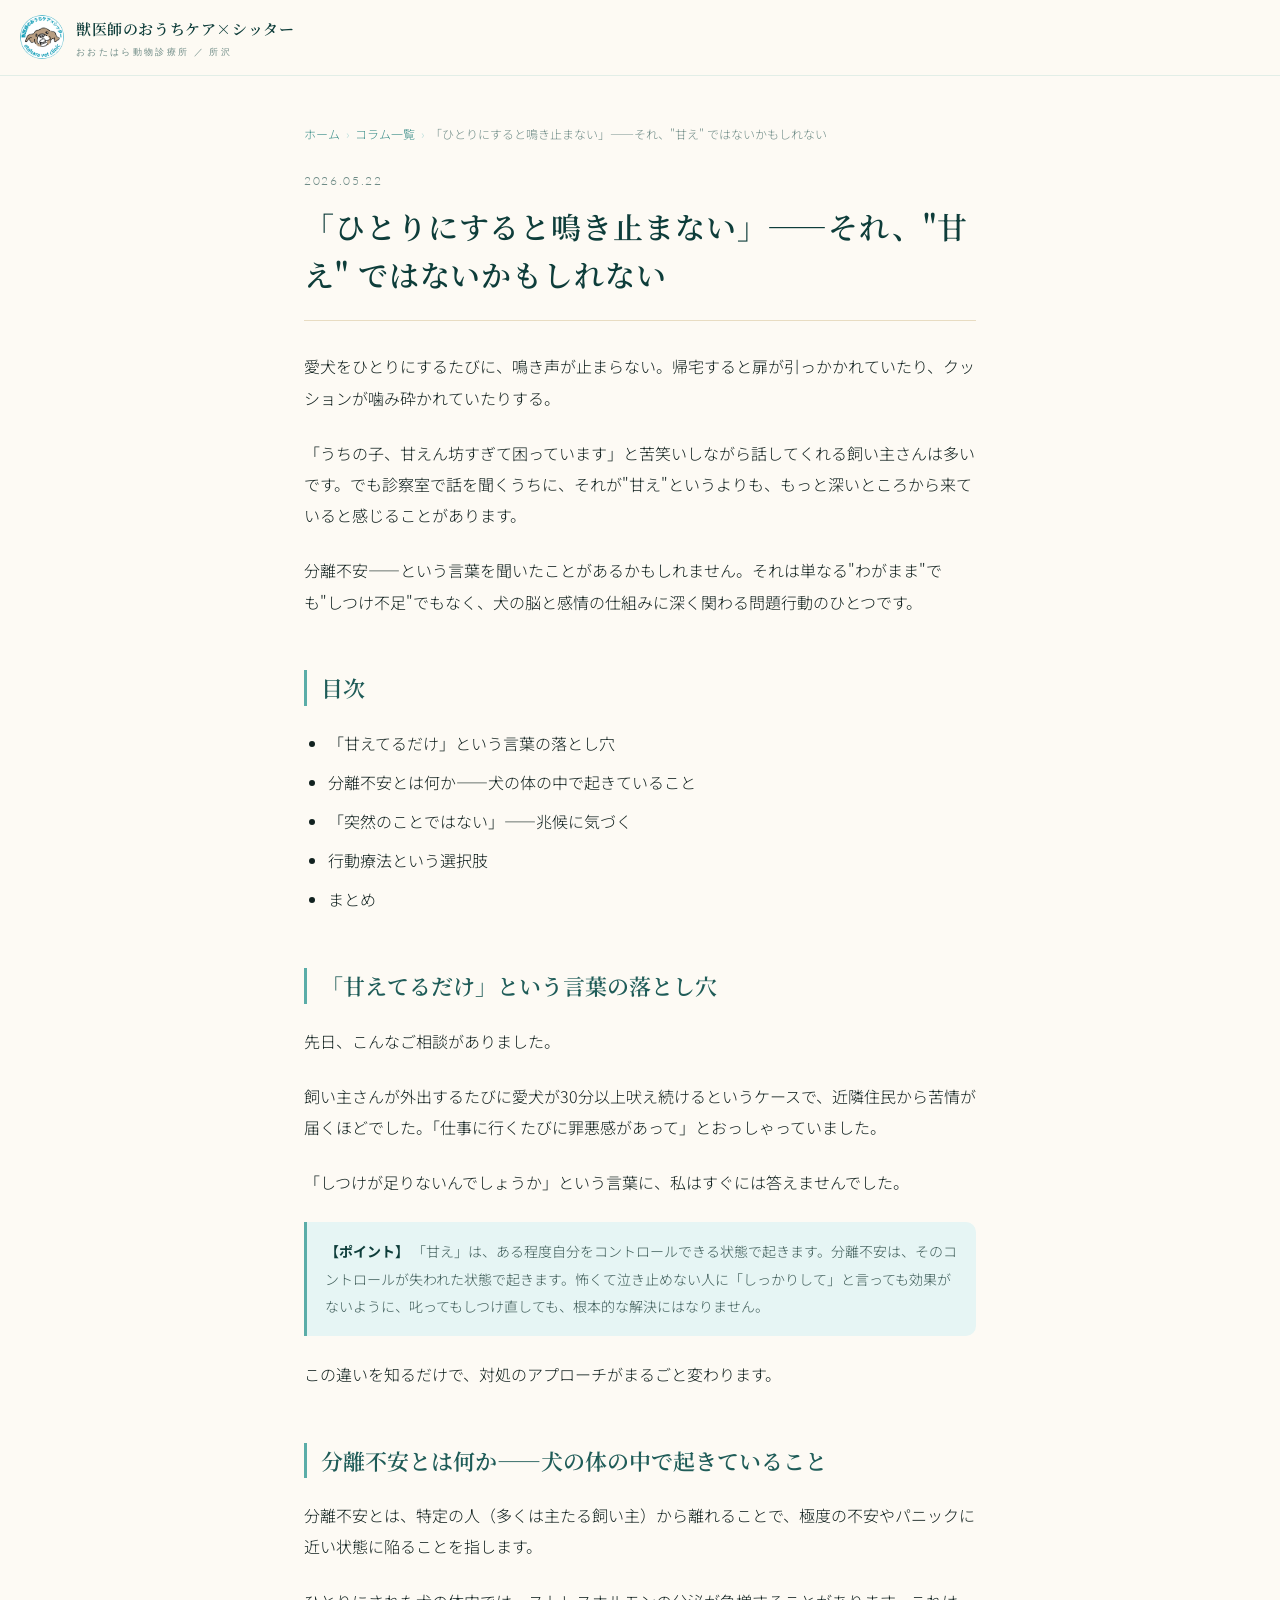
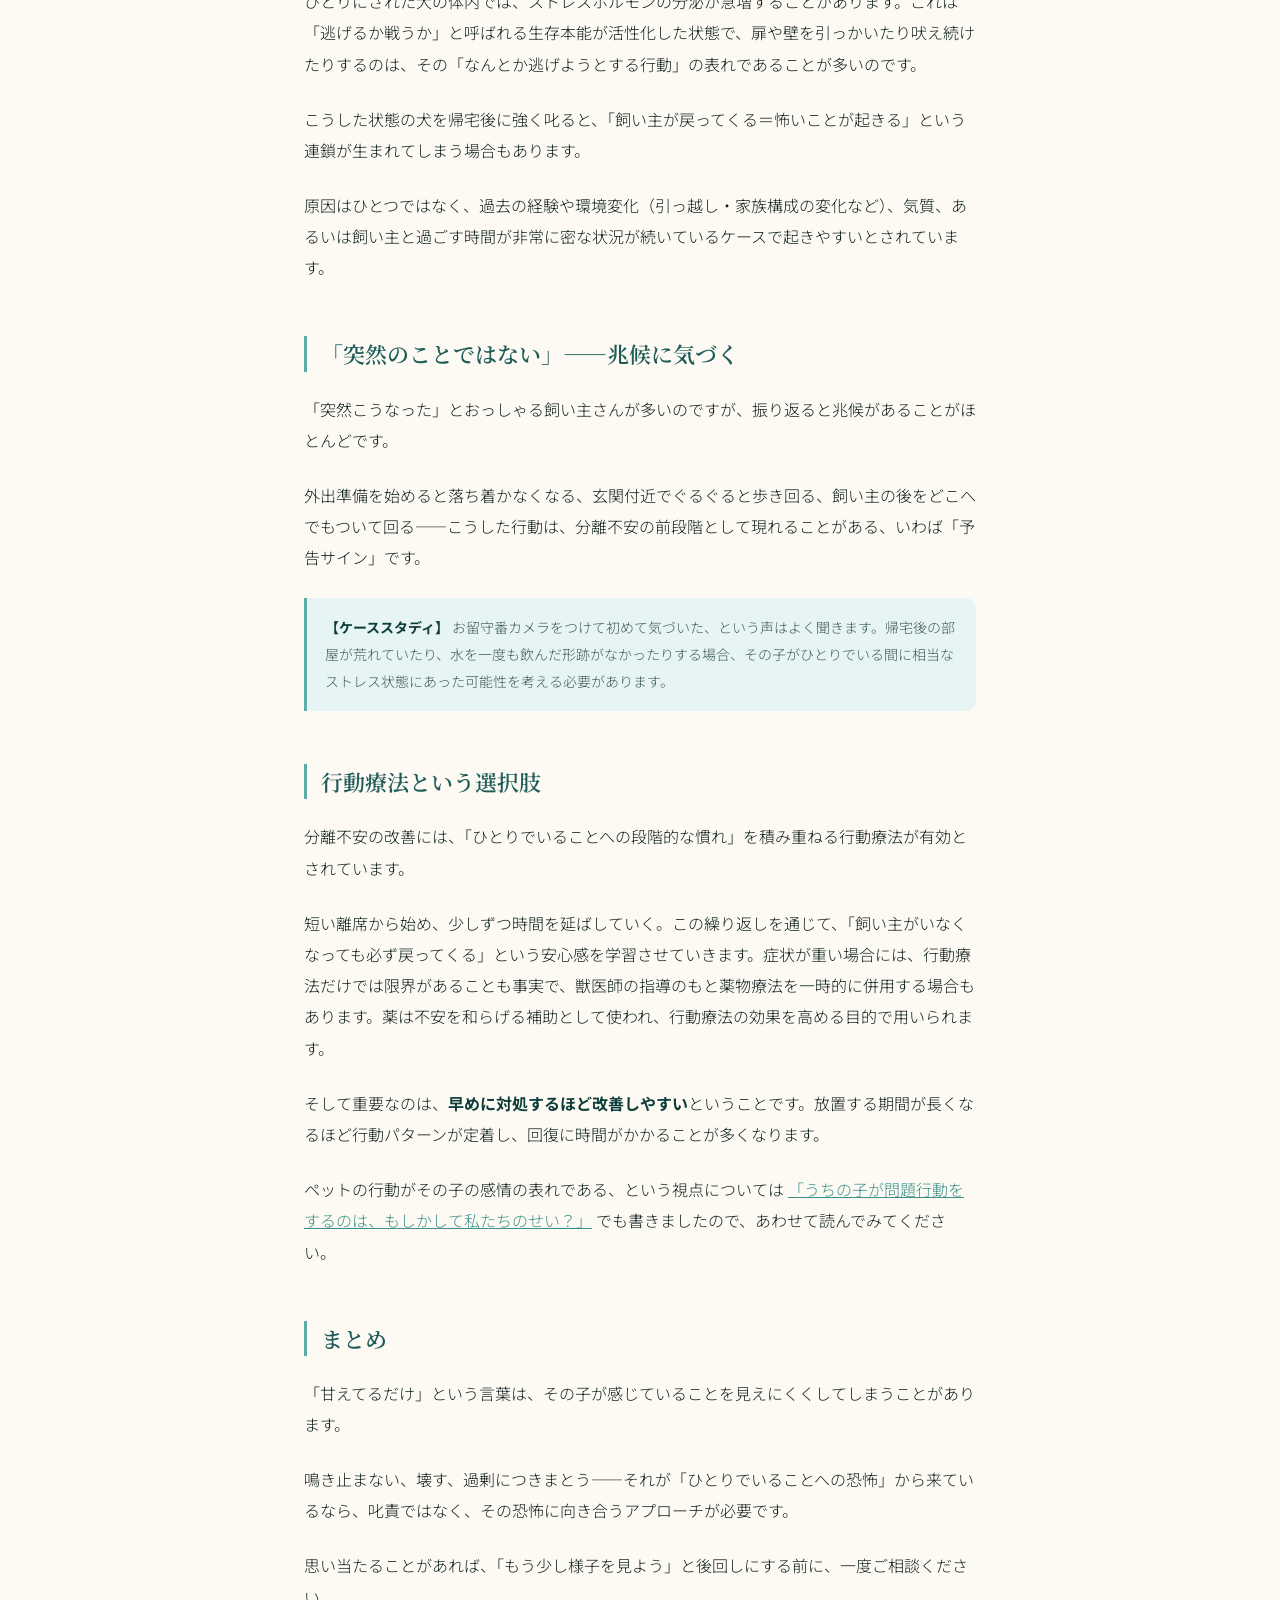
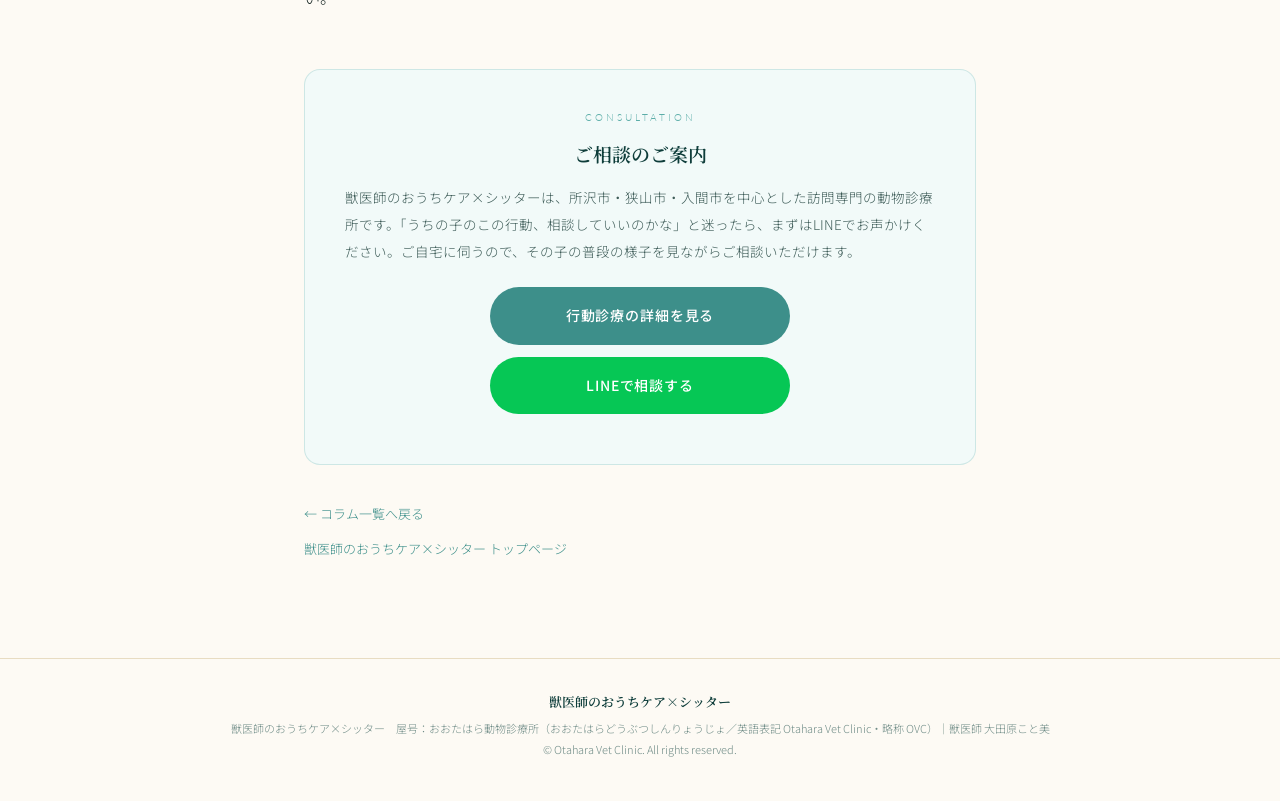
<file: column/bunri-fuan.html>
<!DOCTYPE html>
<html lang="ja">
<head>
<meta charset="UTF-8">
<!-- Google tag (gtag.js) — GA4: おおたはら動物診療所 -->
<script async src="https://www.googletagmanager.com/gtag/js?id=G-6EFXGL5DTM"></script>
<script>
  window.dataLayer = window.dataLayer || [];
  function gtag(){dataLayer.push(arguments);}
  gtag('js', new Date());
  gtag('config', 'G-6EFXGL5DTM');
</script>
<meta name="viewport" content="width=device-width, initial-scale=1.0">
<title>「ひとりにすると鳴き止まない」——それ、"甘え" ではないかもしれない｜コラム｜おおたはら動物診療所</title>
<meta name="description" content="愛犬をひとりにするたびに、鳴き声が止まらない。帰宅すると扉が引っかかれていたり、クッションが噛み砕かれていたりする。「うちの子、甘えん坊すぎて困っています」と苦笑いしながら話してくれる飼い主さんは多いです。でも診察室で話を聞くうちに、それが…">
<link rel="canonical" href="https://otahara-vetclinic.com/column/bunri-fuan.html">
<!-- OGP -->
<meta property="og:type" content="article">
<meta property="og:title" content="「ひとりにすると鳴き止まない」——それ、"甘え" ではないかもしれない">
<meta property="og:description" content="愛犬をひとりにするたびに、鳴き声が止まらない。帰宅すると扉が引っかかれていたり、クッションが噛み砕かれていたりする。「うちの子、甘えん坊すぎて困っています」と苦笑いしながら話してくれる飼い主さんは多いです。でも診察室で話を聞くうちに、それが…">
<meta property="og:url" content="https://otahara-vetclinic.com/column/bunri-fuan.html">
<meta property="og:site_name" content="獣医師のおうちケア×シッター">
<meta property="og:locale" content="ja_JP">
<meta name="twitter:card" content="summary">
<!-- フォント（LPと同じ構成） -->
<link rel="preconnect" href="https://fonts.googleapis.com">
<link rel="preconnect" href="https://fonts.gstatic.com" crossorigin>
<link href="https://fonts.googleapis.com/css2?family=Noto+Sans+JP:wght@300;400;500;700&family=Noto+Serif+JP:wght@400;500;600;700&family=Lato:wght@300;400;700&display=swap" rel="stylesheet">
<link rel="stylesheet" href="column.css">
<!-- 構造化データ -->
<script type="application/ld+json">
[
  {
    "@context": "https://schema.org",
    "@type": "Article",
    "headline": "「ひとりにすると鳴き止まない」——それ、\"甘え\" ではないかもしれない",
    "description": "愛犬をひとりにするたびに、鳴き声が止まらない。帰宅すると扉が引っかかれていたり、クッションが噛み砕かれていたりする。「うちの子、甘えん坊すぎて困っています」と苦笑いしながら話してくれる飼い主さんは多いです。でも診察室で話を聞くうちに、それが…",
    "datePublished": "2026-05-22",
    "dateModified": "2026-05-22",
    "author": {
      "@type": "Person",
      "name": "大田原こと美",
      "jobTitle": "獣医師"
    },
    "publisher": {
      "@type": "Organization",
      "name": "おおたはら動物診療所",
      "logo": {
        "@type": "ImageObject",
        "url": "https://otahara-vetclinic.com/assets/logo.png"
      }
    },
    "mainEntityOfPage": {
      "@type": "WebPage",
      "@id": "https://otahara-vetclinic.com/column/bunri-fuan.html"
    },
    "inLanguage": "ja"
  },
  {
    "@context": "https://schema.org",
    "@type": "BreadcrumbList",
    "itemListElement": [
      {
        "@type": "ListItem",
        "position": 1,
        "name": "ホーム",
        "item": "https://otahara-vetclinic.com/"
      },
      {
        "@type": "ListItem",
        "position": 2,
        "name": "コラム一覧",
        "item": "https://otahara-vetclinic.com/column/index.html"
      },
      {
        "@type": "ListItem",
        "position": 3,
        "name": "「ひとりにすると鳴き止まない」——それ、\"甘え\" ではないかもしれない",
        "item": "https://otahara-vetclinic.com/column/bunri-fuan.html"
      }
    ]
  }
]
</script>
</head>
<body>

<header class="col-hd">
  <a href="../index.html">
    <div class="col-hd-mark"><img src="../assets/logo.png" alt="おおたはら動物診療所 ロゴ"></div>
    <div>
      <div class="col-hd-name">獣医師のおうちケア×シッター</div>
      <div class="col-hd-en">おおたはら動物診療所 ／ 所沢</div>
    </div>
  </a>
</header>

<main class="col-wrap">
  <!-- パンくず -->
  <nav class="col-crumb" aria-label="パンくず">
    <a href="../index.html">ホーム</a><span class="sep">›</span><a href="index.html">コラム一覧</a><span class="sep">›</span>「ひとりにすると鳴き止まない」——それ、"甘え" ではないかもしれない
  </nav>

  <article>
    <div class="art-date">2026.05.22</div>
    <h1 class="art-title">「ひとりにすると鳴き止まない」——それ、"甘え" ではないかもしれない</h1>
    <div class="art-body">
<p>愛犬をひとりにするたびに、鳴き声が止まらない。帰宅すると扉が引っかかれていたり、クッションが噛み砕かれていたりする。</p>
<p>「うちの子、甘えん坊すぎて困っています」と苦笑いしながら話してくれる飼い主さんは多いです。でも診察室で話を聞くうちに、それが"甘え"というよりも、もっと深いところから来ていると感じることがあります。</p>
<p>分離不安——という言葉を聞いたことがあるかもしれません。それは単なる"わがまま"でも"しつけ不足"でもなく、犬の脳と感情の仕組みに深く関わる問題行動のひとつです。</p>
<h2>目次</h2>
<ul><li>「甘えてるだけ」という言葉の落とし穴</li><li>分離不安とは何か——犬の体の中で起きていること</li><li>「突然のことではない」——兆候に気づく</li><li>行動療法という選択肢</li><li>まとめ</li></ul>
<h2>「甘えてるだけ」という言葉の落とし穴</h2>
<p>先日、こんなご相談がありました。</p>
<p>飼い主さんが外出するたびに愛犬が30分以上吠え続けるというケースで、近隣住民から苦情が届くほどでした。「仕事に行くたびに罪悪感があって」とおっしゃっていました。</p>
<p>「しつけが足りないんでしょうか」という言葉に、私はすぐには答えませんでした。</p>
<blockquote><p><strong>【ポイント】</strong> 「甘え」は、ある程度自分をコントロールできる状態で起きます。分離不安は、そのコントロールが失われた状態で起きます。怖くて泣き止めない人に「しっかりして」と言っても効果がないように、叱ってもしつけ直しても、根本的な解決にはなりません。</p></blockquote>
<p>この違いを知るだけで、対処のアプローチがまるごと変わります。</p>
<h2>分離不安とは何か——犬の体の中で起きていること</h2>
<p>分離不安とは、特定の人（多くは主たる飼い主）から離れることで、極度の不安やパニックに近い状態に陥ることを指します。</p>
<p>ひとりにされた犬の体内では、ストレスホルモンの分泌が急増することがあります。これは「逃げるか戦うか」と呼ばれる生存本能が活性化した状態で、扉や壁を引っかいたり吠え続けたりするのは、その「なんとか逃げようとする行動」の表れであることが多いのです。</p>
<p>こうした状態の犬を帰宅後に強く叱ると、「飼い主が戻ってくる＝怖いことが起きる」という連鎖が生まれてしまう場合もあります。</p>
<p>原因はひとつではなく、過去の経験や環境変化（引っ越し・家族構成の変化など）、気質、あるいは飼い主と過ごす時間が非常に密な状況が続いているケースで起きやすいとされています。</p>
<h2>「突然のことではない」——兆候に気づく</h2>
<p>「突然こうなった」とおっしゃる飼い主さんが多いのですが、振り返ると兆候があることがほとんどです。</p>
<p>外出準備を始めると落ち着かなくなる、玄関付近でぐるぐると歩き回る、飼い主の後をどこへでもついて回る——こうした行動は、分離不安の前段階として現れることがある、いわば「予告サイン」です。</p>
<blockquote><p><strong>【ケーススタディ】</strong> お留守番カメラをつけて初めて気づいた、という声はよく聞きます。帰宅後の部屋が荒れていたり、水を一度も飲んだ形跡がなかったりする場合、その子がひとりでいる間に相当なストレス状態にあった可能性を考える必要があります。</p></blockquote>
<h2>行動療法という選択肢</h2>
<p>分離不安の改善には、「ひとりでいることへの段階的な慣れ」を積み重ねる行動療法が有効とされています。</p>
<p>短い離席から始め、少しずつ時間を延ばしていく。この繰り返しを通じて、「飼い主がいなくなっても必ず戻ってくる」という安心感を学習させていきます。症状が重い場合には、行動療法だけでは限界があることも事実で、獣医師の指導のもと薬物療法を一時的に併用する場合もあります。薬は不安を和らげる補助として使われ、行動療法の効果を高める目的で用いられます。</p>
<p>そして重要なのは、<strong>早めに対処するほど改善しやすい</strong>ということです。放置する期間が長くなるほど行動パターンが定着し、回復に時間がかかることが多くなります。</p>
<p>ペットの行動がその子の感情の表れである、という視点については <a href="https://note.com/otahara_vet/n/n7cd830fed61a" target="_blank" rel="noopener">「うちの子が問題行動をするのは、もしかして私たちのせい？」</a> でも書きましたので、あわせて読んでみてください。</p>
<h2>まとめ</h2>
<p>「甘えてるだけ」という言葉は、その子が感じていることを見えにくくしてしまうことがあります。</p>
<p>鳴き止まない、壊す、過剰につきまとう——それが「ひとりでいることへの恐怖」から来ているなら、叱責ではなく、その恐怖に向き合うアプローチが必要です。</p>
<p>思い当たることがあれば、「もう少し様子を見よう」と後回しにする前に、一度ご相談ください。</p>
    </div>
  </article>

  <!-- CTA：ご相談のご案内 -->
  <aside class="art-cta">
    <div class="art-cta-eyebrow">Consultation</div>
    <div class="art-cta-title">ご相談のご案内</div>
    <p class="art-cta-text">獣医師のおうちケア×シッターは、所沢市・狭山市・入間市を中心とした訪問専門の動物診療所です。「うちの子のこの行動、相談していいのかな」と迷ったら、まずはLINEでお声かけください。ご自宅に伺うので、その子の普段の様子を見ながらご相談いただけます。</p>
    <a class="art-cta-btn" href="../koudou-shinryo.html">行動診療の詳細を見る</a>
    <a class="art-cta-btn line" href="https://lin.ee/GI29kIF" target="_blank" rel="noopener">LINEで相談する</a>
  </aside>

  <nav class="art-nav">
    <a href="index.html">← コラム一覧へ戻る</a>
    <a href="../index.html">獣医師のおうちケア×シッター トップページ</a>
  </nav>
</main>

<footer class="col-ft">
  <div class="name">獣医師のおうちケア×シッター</div>
  <div>獣医師のおうちケア×シッター　屋号：おおたはら動物診療所（おおたはらどうぶつしんりょうじょ／英語表記 Otahara Vet Clinic・略称 OVC）｜獣医師 大田原こと美</div>
  <div>© Otahara Vet Clinic. All rights reserved.</div>
</footer>

</body>
</html>
</file>
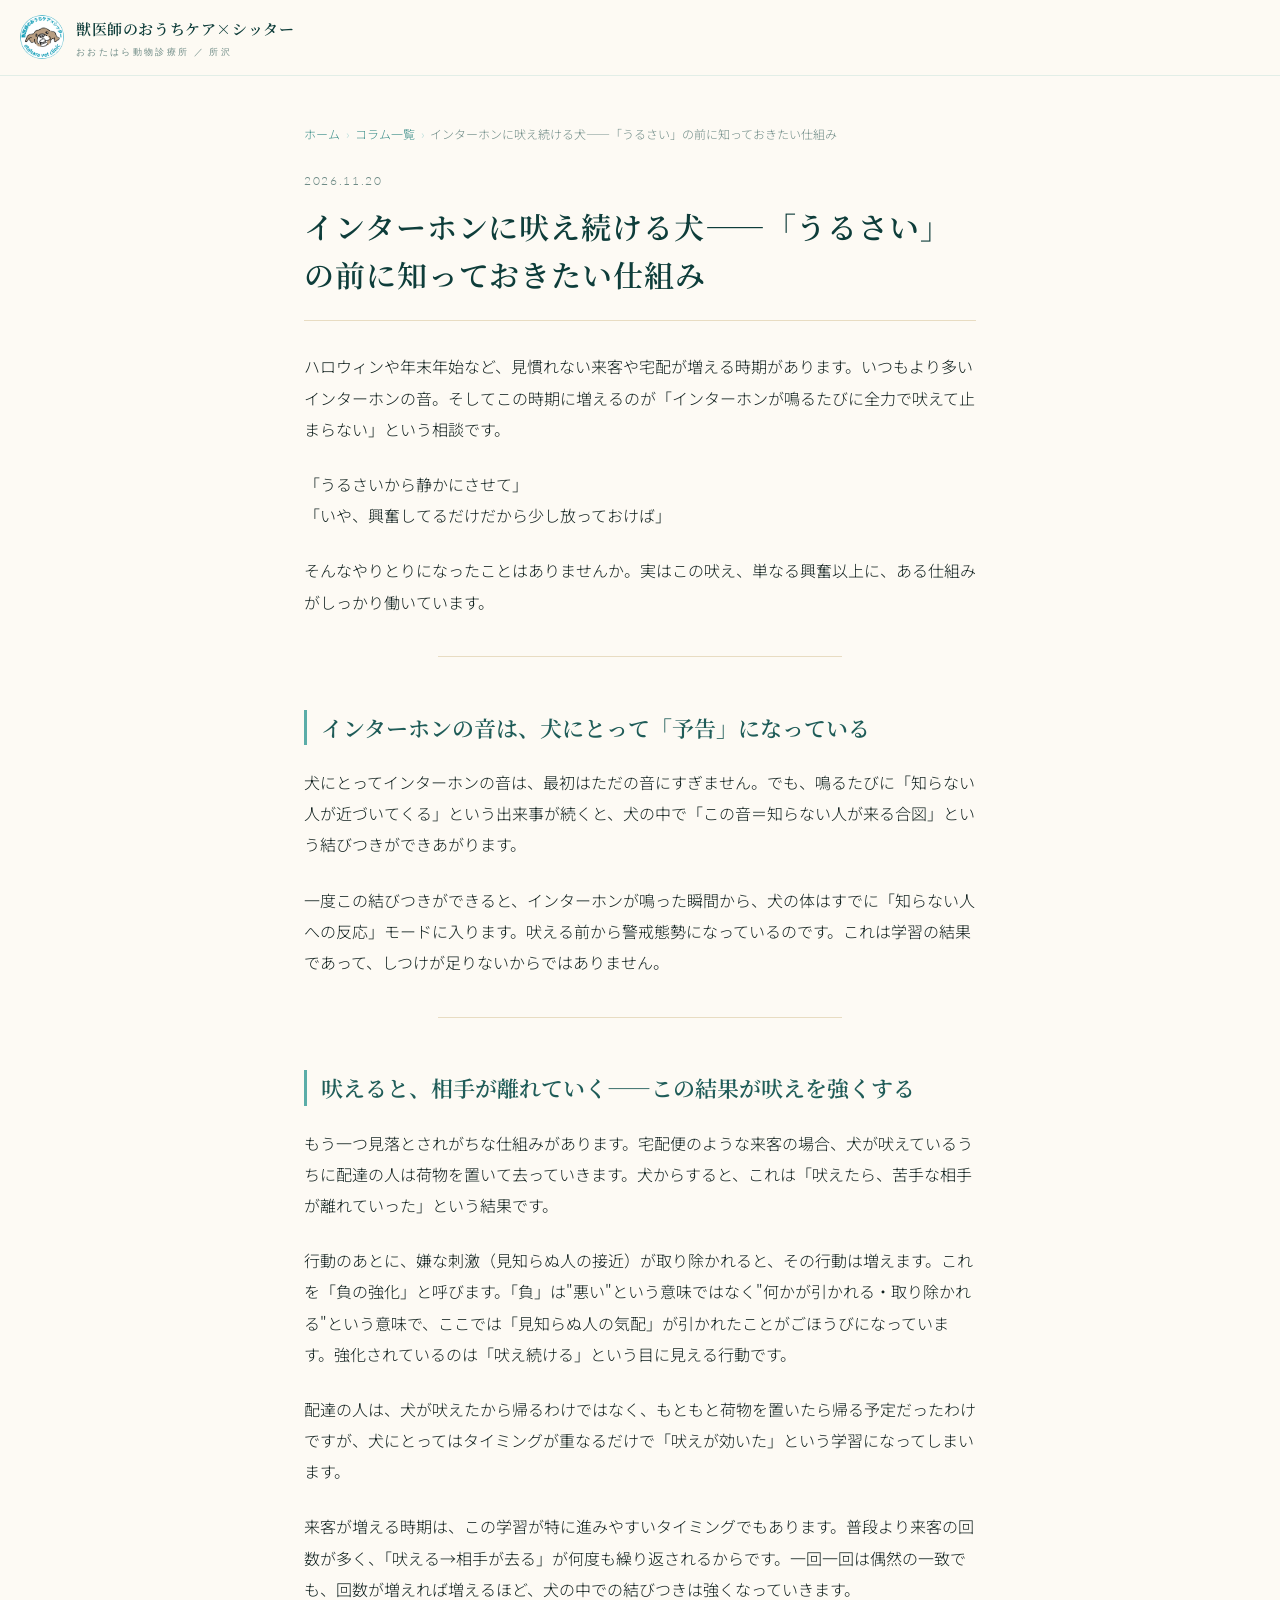
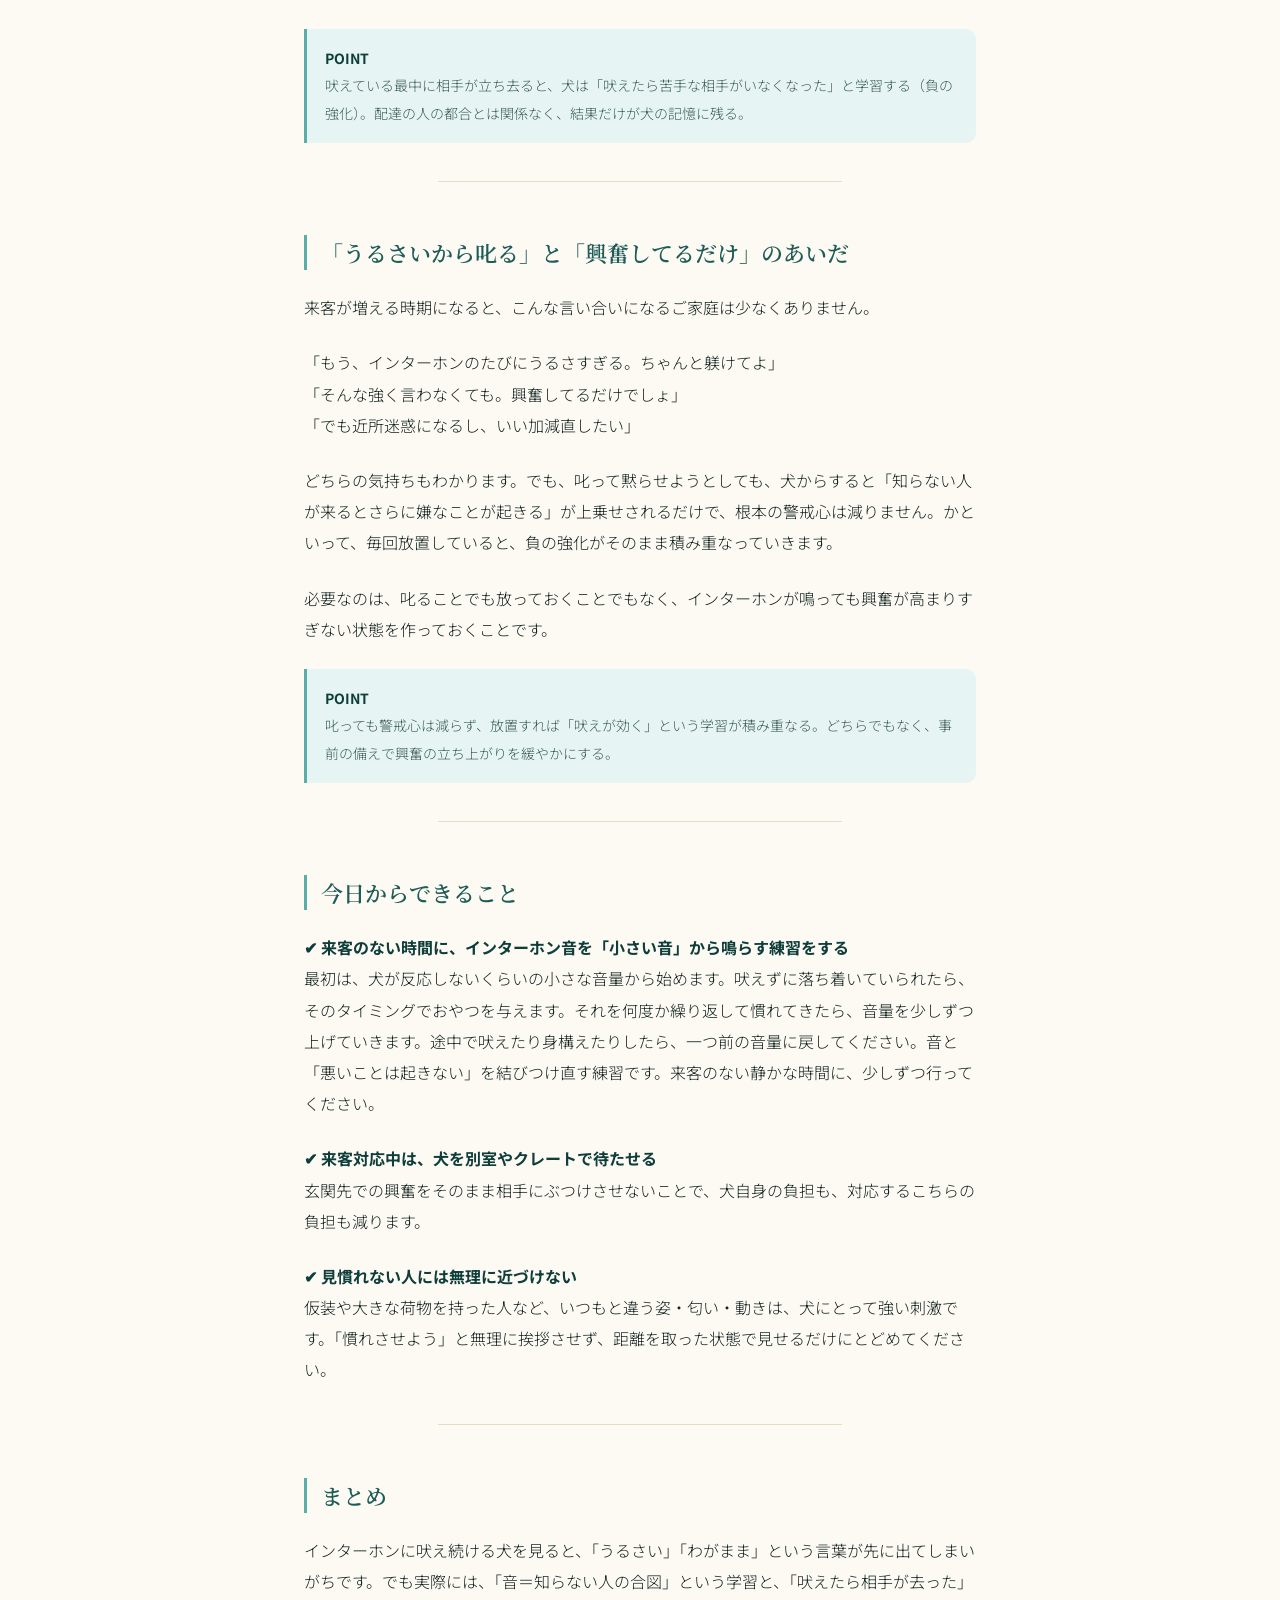
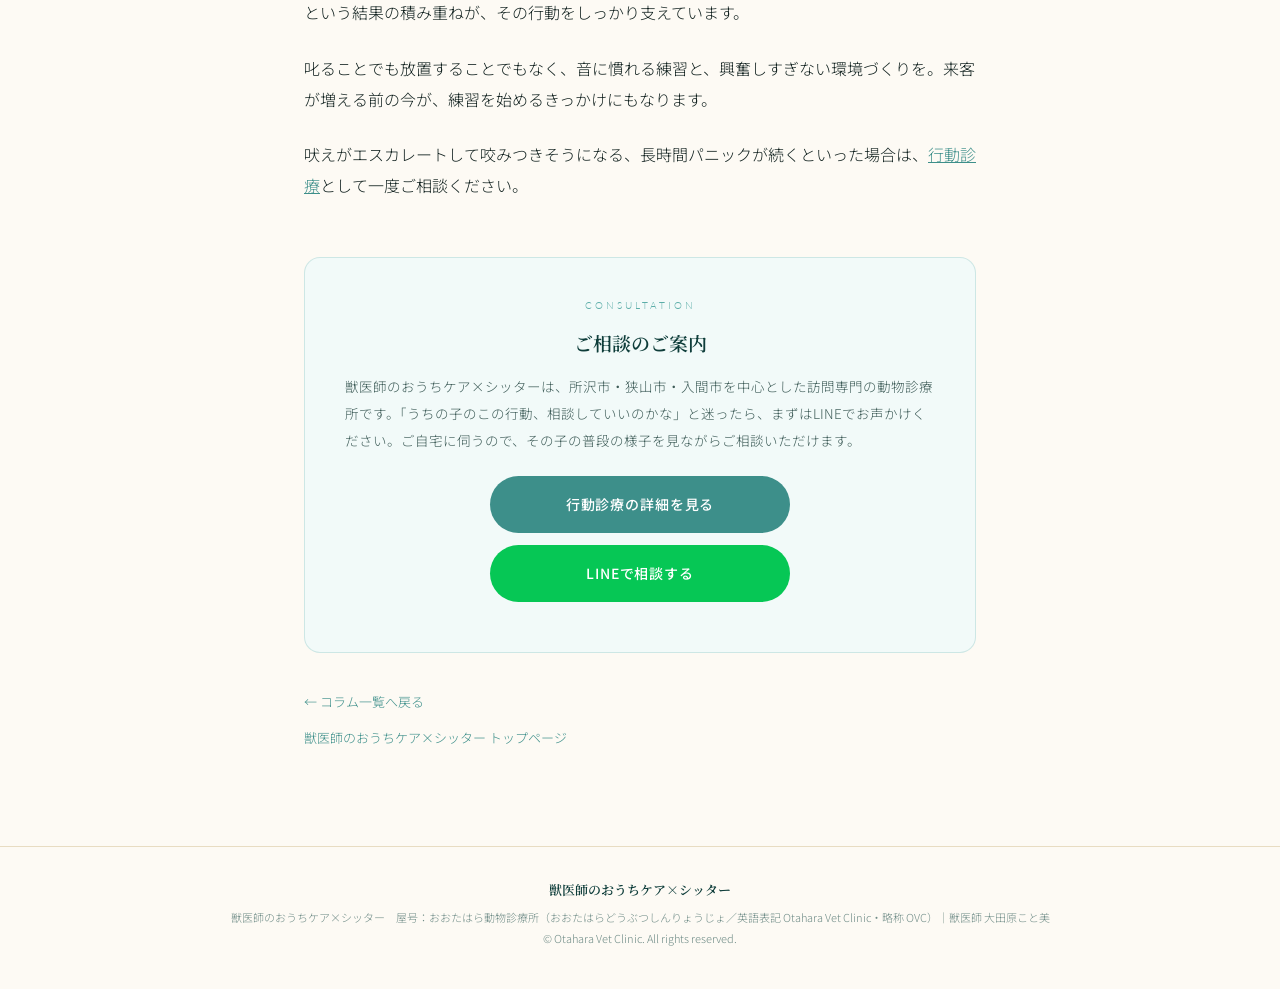
<file: column/inu-interphone.html>
<!DOCTYPE html>
<html lang="ja">
<head>
<meta charset="UTF-8">
<!-- Google tag (gtag.js) — GA4: おおたはら動物診療所 -->
<script async src="https://www.googletagmanager.com/gtag/js?id=G-6EFXGL5DTM"></script>
<script>
  window.dataLayer = window.dataLayer || [];
  function gtag(){dataLayer.push(arguments);}
  gtag('js', new Date());
  gtag('config', 'G-6EFXGL5DTM');
</script>
<meta name="viewport" content="width=device-width, initial-scale=1.0">
<title>インターホンに吠え続ける犬——「うるさい」の前に知っておきたい仕組み｜コラム｜おおたはら動物診療所</title>
<meta name="description" content="ハロウィンや年末年始など、見慣れない来客や宅配が増える時期があります。いつもより多いインターホンの音。そしてこの時期に増えるのが「インターホンが鳴るたびに全力で吠えて止まらない」という相談です。「うるさいから静かにさせて」「いや、興奮してる…">
<link rel="canonical" href="https://otahara-vetclinic.com/column/inu-interphone.html">
<!-- OGP -->
<meta property="og:type" content="article">
<meta property="og:title" content="インターホンに吠え続ける犬——「うるさい」の前に知っておきたい仕組み">
<meta property="og:description" content="ハロウィンや年末年始など、見慣れない来客や宅配が増える時期があります。いつもより多いインターホンの音。そしてこの時期に増えるのが「インターホンが鳴るたびに全力で吠えて止まらない」という相談です。「うるさいから静かにさせて」「いや、興奮してる…">
<meta property="og:url" content="https://otahara-vetclinic.com/column/inu-interphone.html">
<meta property="og:site_name" content="獣医師のおうちケア×シッター">
<meta property="og:locale" content="ja_JP">
<meta name="twitter:card" content="summary">
<!-- フォント（LPと同じ構成） -->
<link rel="preconnect" href="https://fonts.googleapis.com">
<link rel="preconnect" href="https://fonts.gstatic.com" crossorigin>
<link href="https://fonts.googleapis.com/css2?family=Noto+Sans+JP:wght@300;400;500;700&family=Noto+Serif+JP:wght@400;500;600;700&family=Lato:wght@300;400;700&display=swap" rel="stylesheet">
<link rel="stylesheet" href="column.css">
<!-- 構造化データ -->
<script type="application/ld+json">
[
  {
    "@context": "https://schema.org",
    "@type": "Article",
    "headline": "インターホンに吠え続ける犬——「うるさい」の前に知っておきたい仕組み",
    "description": "ハロウィンや年末年始など、見慣れない来客や宅配が増える時期があります。いつもより多いインターホンの音。そしてこの時期に増えるのが「インターホンが鳴るたびに全力で吠えて止まらない」という相談です。「うるさいから静かにさせて」「いや、興奮してる…",
    "datePublished": "2026-11-20",
    "dateModified": "2026-11-20",
    "author": {
      "@type": "Person",
      "name": "大田原こと美",
      "jobTitle": "獣医師"
    },
    "publisher": {
      "@type": "Organization",
      "name": "おおたはら動物診療所",
      "logo": {
        "@type": "ImageObject",
        "url": "https://otahara-vetclinic.com/assets/logo.png"
      }
    },
    "mainEntityOfPage": {
      "@type": "WebPage",
      "@id": "https://otahara-vetclinic.com/column/inu-interphone.html"
    },
    "inLanguage": "ja"
  },
  {
    "@context": "https://schema.org",
    "@type": "BreadcrumbList",
    "itemListElement": [
      {
        "@type": "ListItem",
        "position": 1,
        "name": "ホーム",
        "item": "https://otahara-vetclinic.com/"
      },
      {
        "@type": "ListItem",
        "position": 2,
        "name": "コラム一覧",
        "item": "https://otahara-vetclinic.com/column/index.html"
      },
      {
        "@type": "ListItem",
        "position": 3,
        "name": "インターホンに吠え続ける犬——「うるさい」の前に知っておきたい仕組み",
        "item": "https://otahara-vetclinic.com/column/inu-interphone.html"
      }
    ]
  }
]
</script>
</head>
<body>

<header class="col-hd">
  <a href="../index.html">
    <div class="col-hd-mark"><img src="../assets/logo.png" alt="おおたはら動物診療所 ロゴ"></div>
    <div>
      <div class="col-hd-name">獣医師のおうちケア×シッター</div>
      <div class="col-hd-en">おおたはら動物診療所 ／ 所沢</div>
    </div>
  </a>
</header>

<main class="col-wrap">
  <!-- パンくず -->
  <nav class="col-crumb" aria-label="パンくず">
    <a href="../index.html">ホーム</a><span class="sep">›</span><a href="index.html">コラム一覧</a><span class="sep">›</span>インターホンに吠え続ける犬——「うるさい」の前に知っておきたい仕組み
  </nav>

  <article>
    <div class="art-date">2026.11.20</div>
    <h1 class="art-title">インターホンに吠え続ける犬——「うるさい」の前に知っておきたい仕組み</h1>
    <div class="art-body">
<p>ハロウィンや年末年始など、見慣れない来客や宅配が増える時期があります。いつもより多いインターホンの音。そしてこの時期に増えるのが「インターホンが鳴るたびに全力で吠えて止まらない」という相談です。</p>
<p>「うるさいから静かにさせて」<br>「いや、興奮してるだけだから少し放っておけば」</p>
<p>そんなやりとりになったことはありませんか。実はこの吠え、単なる興奮以上に、ある仕組みがしっかり働いています。</p>
<hr>
<h2>インターホンの音は、犬にとって「予告」になっている</h2>
<p>犬にとってインターホンの音は、最初はただの音にすぎません。でも、鳴るたびに「知らない人が近づいてくる」という出来事が続くと、犬の中で「この音＝知らない人が来る合図」という結びつきができあがります。</p>
<p>一度この結びつきができると、インターホンが鳴った瞬間から、犬の体はすでに「知らない人への反応」モードに入ります。吠える前から警戒態勢になっているのです。これは学習の結果であって、しつけが足りないからではありません。</p>
<hr>
<h2>吠えると、相手が離れていく——この結果が吠えを強くする</h2>
<p>もう一つ見落とされがちな仕組みがあります。宅配便のような来客の場合、犬が吠えているうちに配達の人は荷物を置いて去っていきます。犬からすると、これは「吠えたら、苦手な相手が離れていった」という結果です。</p>
<p>行動のあとに、嫌な刺激（見知らぬ人の接近）が取り除かれると、その行動は増えます。これを「負の強化」と呼びます。「負」は"悪い"という意味ではなく"何かが引かれる・取り除かれる"という意味で、ここでは「見知らぬ人の気配」が引かれたことがごほうびになっています。強化されているのは「吠え続ける」という目に見える行動です。</p>
<p>配達の人は、犬が吠えたから帰るわけではなく、もともと荷物を置いたら帰る予定だったわけですが、犬にとってはタイミングが重なるだけで「吠えが効いた」という学習になってしまいます。</p>
<p>来客が増える時期は、この学習が特に進みやすいタイミングでもあります。普段より来客の回数が多く、「吠える→相手が去る」が何度も繰り返されるからです。一回一回は偶然の一致でも、回数が増えれば増えるほど、犬の中での結びつきは強くなっていきます。</p>
<blockquote><p><strong>POINT</strong><br>吠えている最中に相手が立ち去ると、犬は「吠えたら苦手な相手がいなくなった」と学習する（負の強化）。配達の人の都合とは関係なく、結果だけが犬の記憶に残る。</p></blockquote>
<hr>
<h2>「うるさいから叱る」と「興奮してるだけ」のあいだ</h2>
<p>来客が増える時期になると、こんな言い合いになるご家庭は少なくありません。</p>
<p>「もう、インターホンのたびにうるさすぎる。ちゃんと躾けてよ」<br>「そんな強く言わなくても。興奮してるだけでしょ」<br>「でも近所迷惑になるし、いい加減直したい」</p>
<p>どちらの気持ちもわかります。でも、叱って黙らせようとしても、犬からすると「知らない人が来るとさらに嫌なことが起きる」が上乗せされるだけで、根本の警戒心は減りません。かといって、毎回放置していると、負の強化がそのまま積み重なっていきます。</p>
<p>必要なのは、叱ることでも放っておくことでもなく、インターホンが鳴っても興奮が高まりすぎない状態を作っておくことです。</p>
<blockquote><p><strong>POINT</strong><br>叱っても警戒心は減らず、放置すれば「吠えが効く」という学習が積み重なる。どちらでもなく、事前の備えで興奮の立ち上がりを緩やかにする。</p></blockquote>
<hr>
<h2>今日からできること</h2>
<p><strong>✔︎ 来客のない時間に、インターホン音を「小さい音」から鳴らす練習をする</strong><br>最初は、犬が反応しないくらいの小さな音量から始めます。吠えずに落ち着いていられたら、そのタイミングでおやつを与えます。それを何度か繰り返して慣れてきたら、音量を少しずつ上げていきます。途中で吠えたり身構えたりしたら、一つ前の音量に戻してください。音と「悪いことは起きない」を結びつけ直す練習です。来客のない静かな時間に、少しずつ行ってください。</p>
<p><strong>✔︎ 来客対応中は、犬を別室やクレートで待たせる</strong><br>玄関先での興奮をそのまま相手にぶつけさせないことで、犬自身の負担も、対応するこちらの負担も減ります。</p>
<p><strong>✔︎ 見慣れない人には無理に近づけない</strong><br>仮装や大きな荷物を持った人など、いつもと違う姿・匂い・動きは、犬にとって強い刺激です。「慣れさせよう」と無理に挨拶させず、距離を取った状態で見せるだけにとどめてください。</p>
<hr>
<h2>まとめ</h2>
<p>インターホンに吠え続ける犬を見ると、「うるさい」「わがまま」という言葉が先に出てしまいがちです。でも実際には、「音＝知らない人の合図」という学習と、「吠えたら相手が去った」という結果の積み重ねが、その行動をしっかり支えています。</p>
<p>叱ることでも放置することでもなく、音に慣れる練習と、興奮しすぎない環境づくりを。来客が増える前の今が、練習を始めるきっかけにもなります。</p>
<p>吠えがエスカレートして咬みつきそうになる、長時間パニックが続くといった場合は、<a href="/koudou-shinryo.html">行動診療</a>として一度ご相談ください。</p>
    </div>
  </article>

  <!-- CTA：ご相談のご案内 -->
  <aside class="art-cta">
    <div class="art-cta-eyebrow">Consultation</div>
    <div class="art-cta-title">ご相談のご案内</div>
    <p class="art-cta-text">獣医師のおうちケア×シッターは、所沢市・狭山市・入間市を中心とした訪問専門の動物診療所です。「うちの子のこの行動、相談していいのかな」と迷ったら、まずはLINEでお声かけください。ご自宅に伺うので、その子の普段の様子を見ながらご相談いただけます。</p>
    <a class="art-cta-btn" href="../koudou-shinryo.html">行動診療の詳細を見る</a>
    <a class="art-cta-btn line" href="https://lin.ee/GI29kIF" target="_blank" rel="noopener">LINEで相談する</a>
  </aside>

  <nav class="art-nav">
    <a href="index.html">← コラム一覧へ戻る</a>
    <a href="../index.html">獣医師のおうちケア×シッター トップページ</a>
  </nav>
</main>

<footer class="col-ft">
  <div class="name">獣医師のおうちケア×シッター</div>
  <div>獣医師のおうちケア×シッター　屋号：おおたはら動物診療所（おおたはらどうぶつしんりょうじょ／英語表記 Otahara Vet Clinic・略称 OVC）｜獣医師 大田原こと美</div>
  <div>© Otahara Vet Clinic. All rights reserved.</div>
</footer>

</body>
</html>
</file>
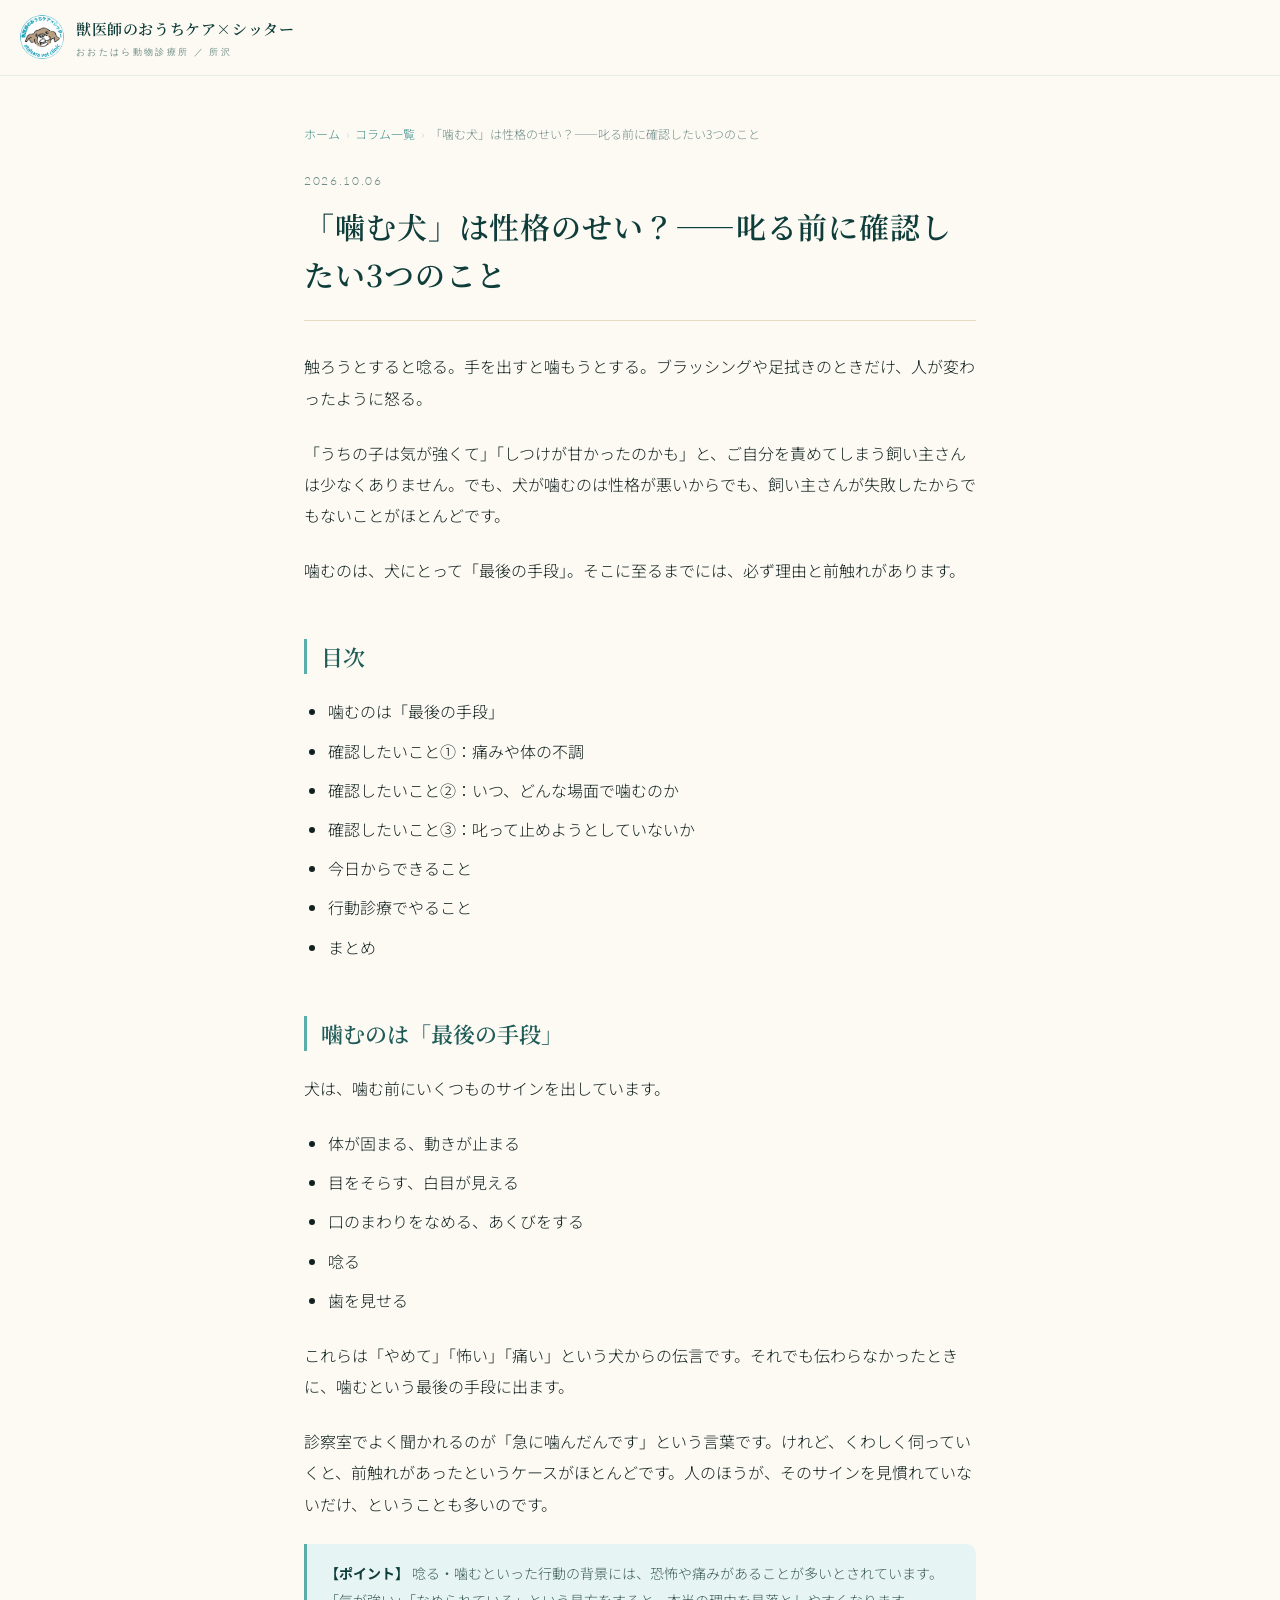
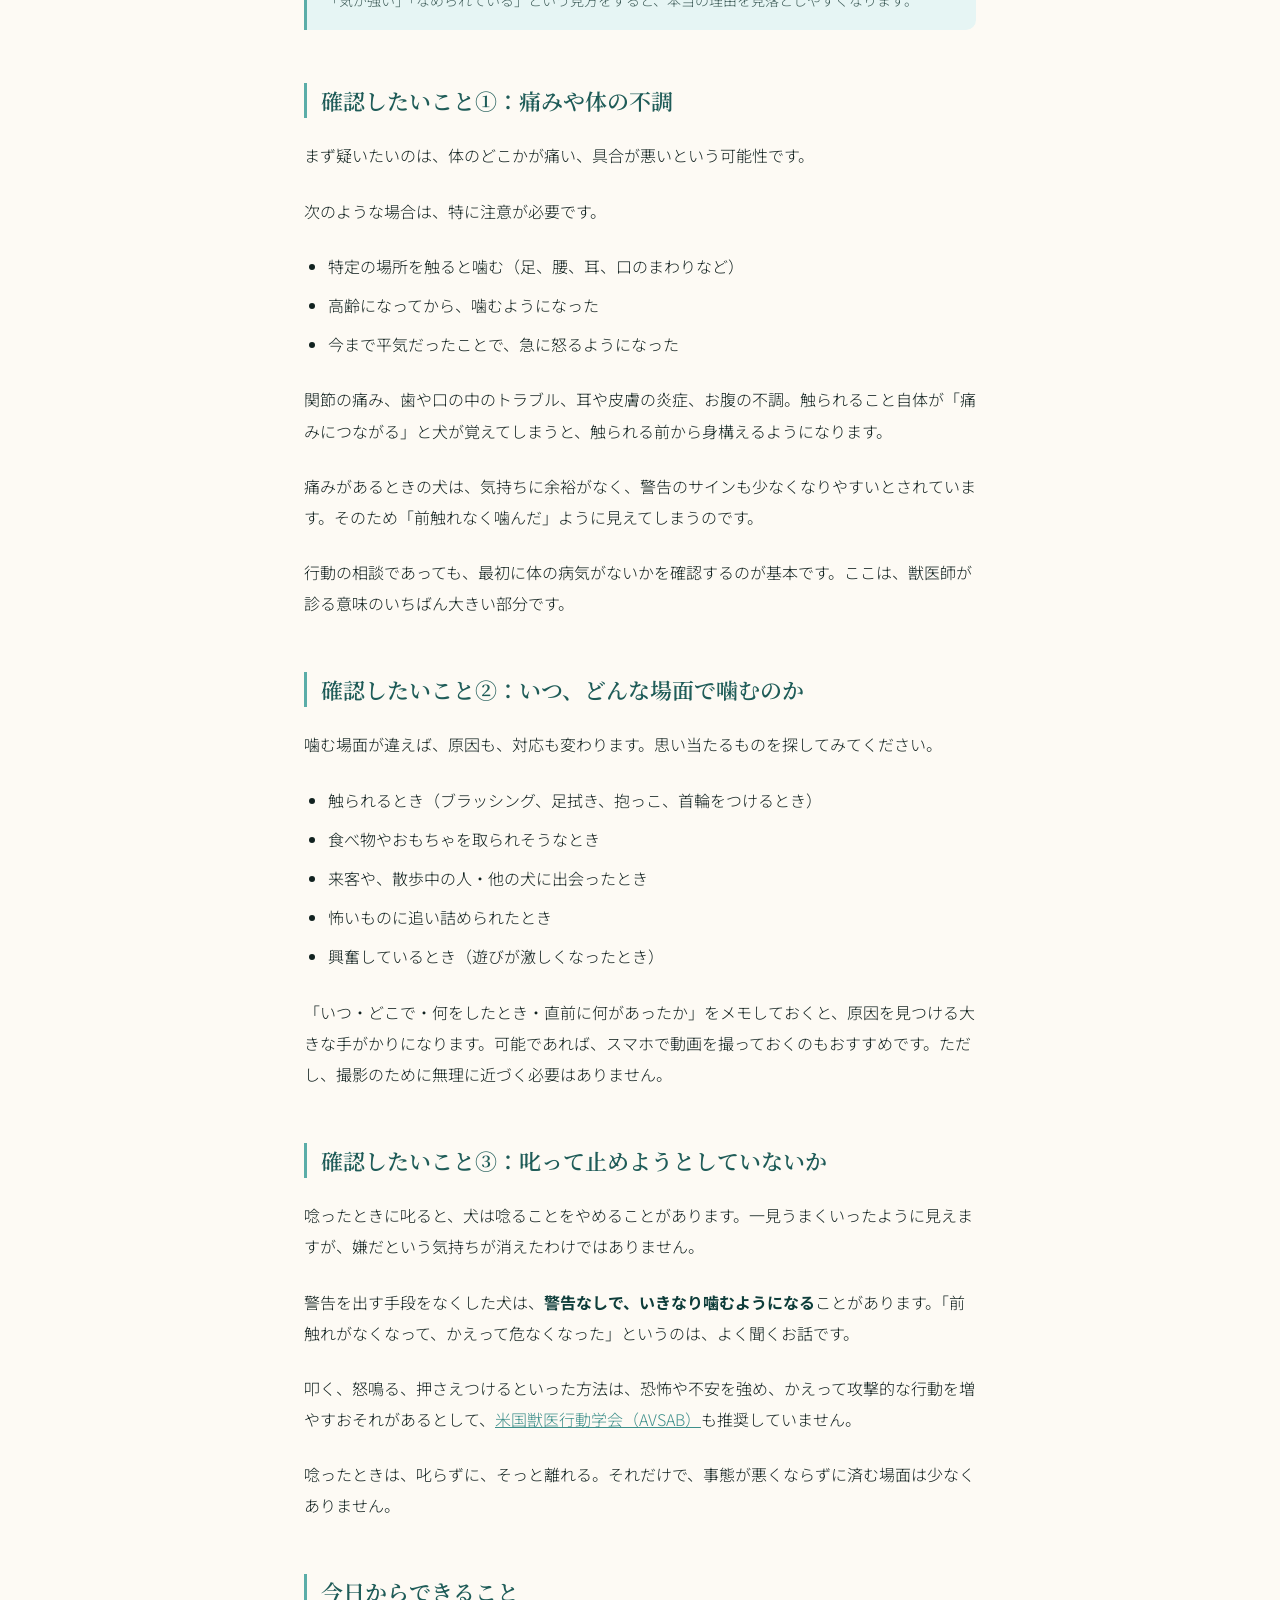
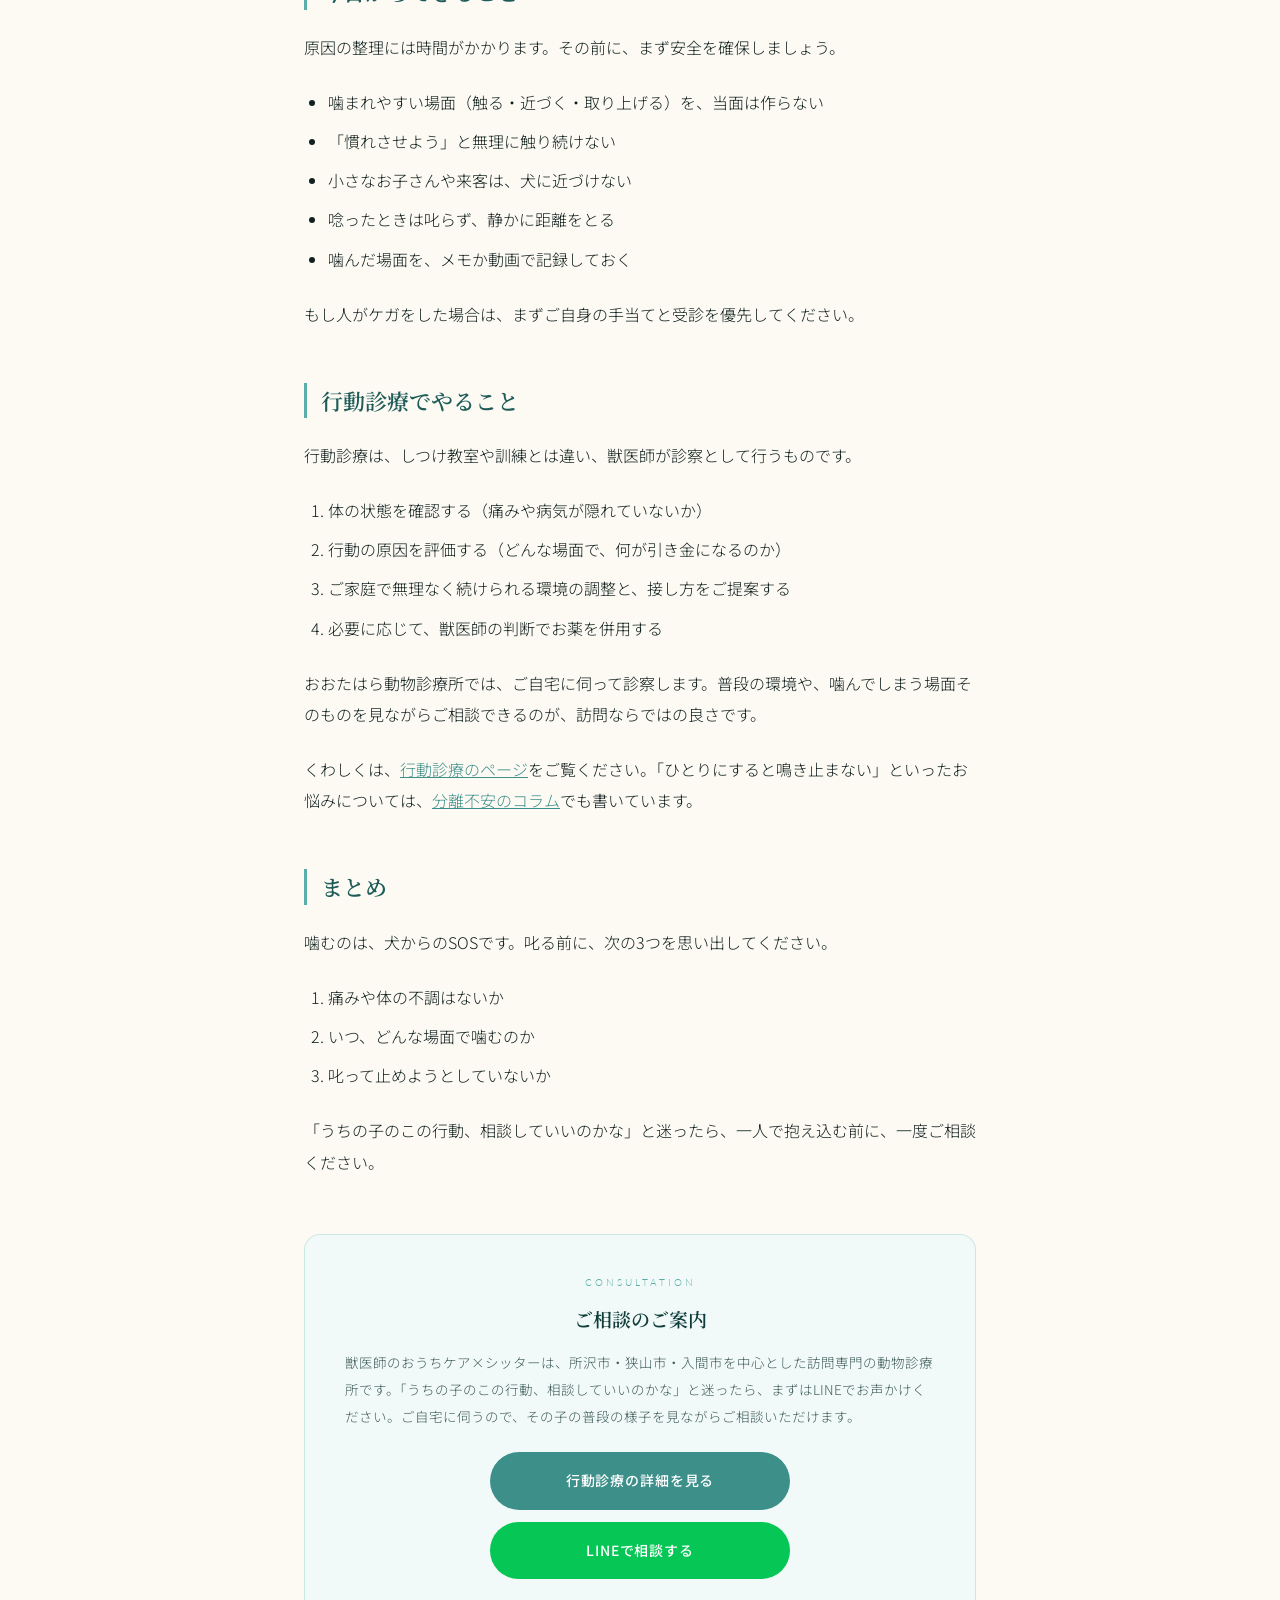
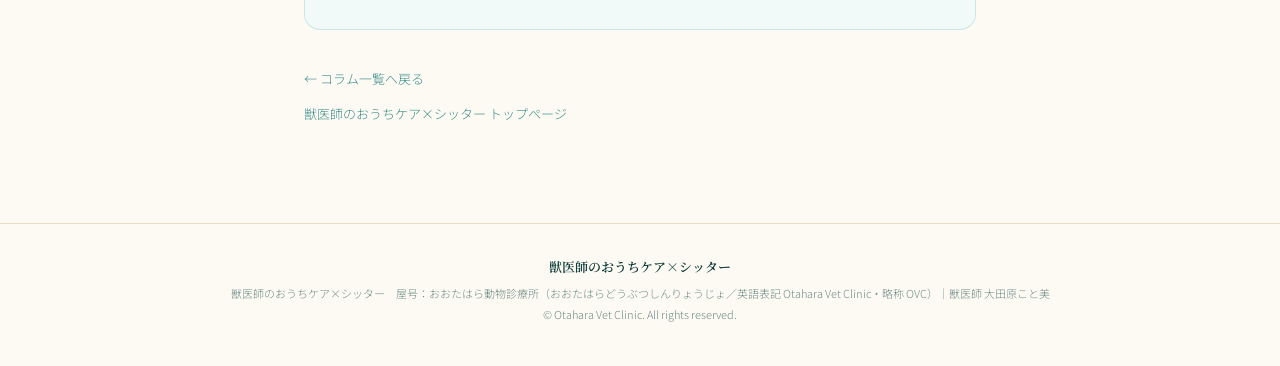
<file: column/inu-kamu.html>
<!DOCTYPE html>
<html lang="ja">
<head>
<meta charset="UTF-8">
<!-- Google tag (gtag.js) — GA4: おおたはら動物診療所 -->
<script async src="https://www.googletagmanager.com/gtag/js?id=G-6EFXGL5DTM"></script>
<script>
  window.dataLayer = window.dataLayer || [];
  function gtag(){dataLayer.push(arguments);}
  gtag('js', new Date());
  gtag('config', 'G-6EFXGL5DTM');
</script>
<meta name="viewport" content="width=device-width, initial-scale=1.0">
<title>「噛む犬」は性格のせい？——叱る前に確認したい3つのこと｜コラム｜おおたはら動物診療所</title>
<meta name="description" content="触ろうとすると唸る。手を出すと噛もうとする。ブラッシングや足拭きのときだけ、人が変わったように怒る。「うちの子は気が強くて」「しつけが甘かったのかも」と、ご自分を責めてしまう飼い主さんは少なくありません。でも、犬が噛むのは性格が悪いからでも…">
<link rel="canonical" href="https://otahara-vetclinic.com/column/inu-kamu.html">
<!-- OGP -->
<meta property="og:type" content="article">
<meta property="og:title" content="「噛む犬」は性格のせい？——叱る前に確認したい3つのこと">
<meta property="og:description" content="触ろうとすると唸る。手を出すと噛もうとする。ブラッシングや足拭きのときだけ、人が変わったように怒る。「うちの子は気が強くて」「しつけが甘かったのかも」と、ご自分を責めてしまう飼い主さんは少なくありません。でも、犬が噛むのは性格が悪いからでも…">
<meta property="og:url" content="https://otahara-vetclinic.com/column/inu-kamu.html">
<meta property="og:site_name" content="獣医師のおうちケア×シッター">
<meta property="og:locale" content="ja_JP">
<meta name="twitter:card" content="summary">
<!-- フォント（LPと同じ構成） -->
<link rel="preconnect" href="https://fonts.googleapis.com">
<link rel="preconnect" href="https://fonts.gstatic.com" crossorigin>
<link href="https://fonts.googleapis.com/css2?family=Noto+Sans+JP:wght@300;400;500;700&family=Noto+Serif+JP:wght@400;500;600;700&family=Lato:wght@300;400;700&display=swap" rel="stylesheet">
<link rel="stylesheet" href="column.css">
<!-- 構造化データ -->
<script type="application/ld+json">
[
  {
    "@context": "https://schema.org",
    "@type": "Article",
    "headline": "「噛む犬」は性格のせい？——叱る前に確認したい3つのこと",
    "description": "触ろうとすると唸る。手を出すと噛もうとする。ブラッシングや足拭きのときだけ、人が変わったように怒る。「うちの子は気が強くて」「しつけが甘かったのかも」と、ご自分を責めてしまう飼い主さんは少なくありません。でも、犬が噛むのは性格が悪いからでも…",
    "datePublished": "2026-10-06",
    "dateModified": "2026-10-06",
    "author": {
      "@type": "Person",
      "name": "大田原こと美",
      "jobTitle": "獣医師"
    },
    "publisher": {
      "@type": "Organization",
      "name": "おおたはら動物診療所",
      "logo": {
        "@type": "ImageObject",
        "url": "https://otahara-vetclinic.com/assets/logo.png"
      }
    },
    "mainEntityOfPage": {
      "@type": "WebPage",
      "@id": "https://otahara-vetclinic.com/column/inu-kamu.html"
    },
    "inLanguage": "ja"
  },
  {
    "@context": "https://schema.org",
    "@type": "BreadcrumbList",
    "itemListElement": [
      {
        "@type": "ListItem",
        "position": 1,
        "name": "ホーム",
        "item": "https://otahara-vetclinic.com/"
      },
      {
        "@type": "ListItem",
        "position": 2,
        "name": "コラム一覧",
        "item": "https://otahara-vetclinic.com/column/index.html"
      },
      {
        "@type": "ListItem",
        "position": 3,
        "name": "「噛む犬」は性格のせい？——叱る前に確認したい3つのこと",
        "item": "https://otahara-vetclinic.com/column/inu-kamu.html"
      }
    ]
  }
]
</script>
</head>
<body>

<header class="col-hd">
  <a href="../index.html">
    <div class="col-hd-mark"><img src="../assets/logo.png" alt="おおたはら動物診療所 ロゴ"></div>
    <div>
      <div class="col-hd-name">獣医師のおうちケア×シッター</div>
      <div class="col-hd-en">おおたはら動物診療所 ／ 所沢</div>
    </div>
  </a>
</header>

<main class="col-wrap">
  <!-- パンくず -->
  <nav class="col-crumb" aria-label="パンくず">
    <a href="../index.html">ホーム</a><span class="sep">›</span><a href="index.html">コラム一覧</a><span class="sep">›</span>「噛む犬」は性格のせい？——叱る前に確認したい3つのこと
  </nav>

  <article>
    <div class="art-date">2026.10.06</div>
    <h1 class="art-title">「噛む犬」は性格のせい？——叱る前に確認したい3つのこと</h1>
    <div class="art-body">
<p>触ろうとすると唸る。手を出すと噛もうとする。ブラッシングや足拭きのときだけ、人が変わったように怒る。</p>
<p>「うちの子は気が強くて」「しつけが甘かったのかも」と、ご自分を責めてしまう飼い主さんは少なくありません。でも、犬が噛むのは性格が悪いからでも、飼い主さんが失敗したからでもないことがほとんどです。</p>
<p>噛むのは、犬にとって「最後の手段」。そこに至るまでには、必ず理由と前触れがあります。</p>
<h2>目次</h2>
<ul><li>噛むのは「最後の手段」</li><li>確認したいこと①：痛みや体の不調</li><li>確認したいこと②：いつ、どんな場面で噛むのか</li><li>確認したいこと③：叱って止めようとしていないか</li><li>今日からできること</li><li>行動診療でやること</li><li>まとめ</li></ul>
<h2>噛むのは「最後の手段」</h2>
<p>犬は、噛む前にいくつものサインを出しています。</p>
<ul><li>体が固まる、動きが止まる</li><li>目をそらす、白目が見える</li><li>口のまわりをなめる、あくびをする</li><li>唸る</li><li>歯を見せる</li></ul>
<p>これらは「やめて」「怖い」「痛い」という犬からの伝言です。それでも伝わらなかったときに、噛むという最後の手段に出ます。</p>
<p>診察室でよく聞かれるのが「急に噛んだんです」という言葉です。けれど、くわしく伺っていくと、前触れがあったというケースがほとんどです。人のほうが、そのサインを見慣れていないだけ、ということも多いのです。</p>
<blockquote><p><strong>【ポイント】</strong> 唸る・噛むといった行動の背景には、恐怖や痛みがあることが多いとされています。「気が強い」「なめられている」という見方をすると、本当の理由を見落としやすくなります。</p></blockquote>
<h2>確認したいこと①：痛みや体の不調</h2>
<p>まず疑いたいのは、体のどこかが痛い、具合が悪いという可能性です。</p>
<p>次のような場合は、特に注意が必要です。</p>
<ul><li>特定の場所を触ると噛む（足、腰、耳、口のまわりなど）</li><li>高齢になってから、噛むようになった</li><li>今まで平気だったことで、急に怒るようになった</li></ul>
<p>関節の痛み、歯や口の中のトラブル、耳や皮膚の炎症、お腹の不調。触られること自体が「痛みにつながる」と犬が覚えてしまうと、触られる前から身構えるようになります。</p>
<p>痛みがあるときの犬は、気持ちに余裕がなく、警告のサインも少なくなりやすいとされています。そのため「前触れなく噛んだ」ように見えてしまうのです。</p>
<p>行動の相談であっても、最初に体の病気がないかを確認するのが基本です。ここは、獣医師が診る意味のいちばん大きい部分です。</p>
<h2>確認したいこと②：いつ、どんな場面で噛むのか</h2>
<p>噛む場面が違えば、原因も、対応も変わります。思い当たるものを探してみてください。</p>
<ul><li>触られるとき（ブラッシング、足拭き、抱っこ、首輪をつけるとき）</li><li>食べ物やおもちゃを取られそうなとき</li><li>来客や、散歩中の人・他の犬に出会ったとき</li><li>怖いものに追い詰められたとき</li><li>興奮しているとき（遊びが激しくなったとき）</li></ul>
<p>「いつ・どこで・何をしたとき・直前に何があったか」をメモしておくと、原因を見つける大きな手がかりになります。可能であれば、スマホで動画を撮っておくのもおすすめです。ただし、撮影のために無理に近づく必要はありません。</p>
<h2>確認したいこと③：叱って止めようとしていないか</h2>
<p>唸ったときに叱ると、犬は唸ることをやめることがあります。一見うまくいったように見えますが、嫌だという気持ちが消えたわけではありません。</p>
<p>警告を出す手段をなくした犬は、<strong>警告なしで、いきなり噛むようになる</strong>ことがあります。「前触れがなくなって、かえって危なくなった」というのは、よく聞くお話です。</p>
<p>叩く、怒鳴る、押さえつけるといった方法は、恐怖や不安を強め、かえって攻撃的な行動を増やすおそれがあるとして、<a href="https://avsab.org/wp-content/uploads/2021/08/AVSAB-Humane-Dog-Training-Position-Statement-2021.pdf" target="_blank" rel="noopener">米国獣医行動学会（AVSAB）</a>も推奨していません。</p>
<p>唸ったときは、叱らずに、そっと離れる。それだけで、事態が悪くならずに済む場面は少なくありません。</p>
<h2>今日からできること</h2>
<p>原因の整理には時間がかかります。その前に、まず安全を確保しましょう。</p>
<ul><li>噛まれやすい場面（触る・近づく・取り上げる）を、当面は作らない</li><li>「慣れさせよう」と無理に触り続けない</li><li>小さなお子さんや来客は、犬に近づけない</li><li>唸ったときは叱らず、静かに距離をとる</li><li>噛んだ場面を、メモか動画で記録しておく</li></ul>
<p>もし人がケガをした場合は、まずご自身の手当てと受診を優先してください。</p>
<h2>行動診療でやること</h2>
<p>行動診療は、しつけ教室や訓練とは違い、獣医師が診察として行うものです。</p>
<ol><li>体の状態を確認する（痛みや病気が隠れていないか）</li><li>行動の原因を評価する（どんな場面で、何が引き金になるのか）</li><li>ご家庭で無理なく続けられる環境の調整と、接し方をご提案する</li><li>必要に応じて、獣医師の判断でお薬を併用する</li></ol>
<p>おおたはら動物診療所では、ご自宅に伺って診察します。普段の環境や、噛んでしまう場面そのものを見ながらご相談できるのが、訪問ならではの良さです。</p>
<p>くわしくは、<a href="/koudou-shinryo.html">行動診療のページ</a>をご覧ください。「ひとりにすると鳴き止まない」といったお悩みについては、<a href="/column/bunri-fuan.html">分離不安のコラム</a>でも書いています。</p>
<h2>まとめ</h2>
<p>噛むのは、犬からのSOSです。叱る前に、次の3つを思い出してください。</p>
<ol><li>痛みや体の不調はないか</li><li>いつ、どんな場面で噛むのか</li><li>叱って止めようとしていないか</li></ol>
<p>「うちの子のこの行動、相談していいのかな」と迷ったら、一人で抱え込む前に、一度ご相談ください。</p>
    </div>
  </article>

  <!-- CTA：ご相談のご案内 -->
  <aside class="art-cta">
    <div class="art-cta-eyebrow">Consultation</div>
    <div class="art-cta-title">ご相談のご案内</div>
    <p class="art-cta-text">獣医師のおうちケア×シッターは、所沢市・狭山市・入間市を中心とした訪問専門の動物診療所です。「うちの子のこの行動、相談していいのかな」と迷ったら、まずはLINEでお声かけください。ご自宅に伺うので、その子の普段の様子を見ながらご相談いただけます。</p>
    <a class="art-cta-btn" href="../koudou-shinryo.html">行動診療の詳細を見る</a>
    <a class="art-cta-btn line" href="https://lin.ee/GI29kIF" target="_blank" rel="noopener">LINEで相談する</a>
  </aside>

  <nav class="art-nav">
    <a href="index.html">← コラム一覧へ戻る</a>
    <a href="../index.html">獣医師のおうちケア×シッター トップページ</a>
  </nav>
</main>

<footer class="col-ft">
  <div class="name">獣医師のおうちケア×シッター</div>
  <div>獣医師のおうちケア×シッター　屋号：おおたはら動物診療所（おおたはらどうぶつしんりょうじょ／英語表記 Otahara Vet Clinic・略称 OVC）｜獣医師 大田原こと美</div>
  <div>© Otahara Vet Clinic. All rights reserved.</div>
</footer>

</body>
</html>
</file>
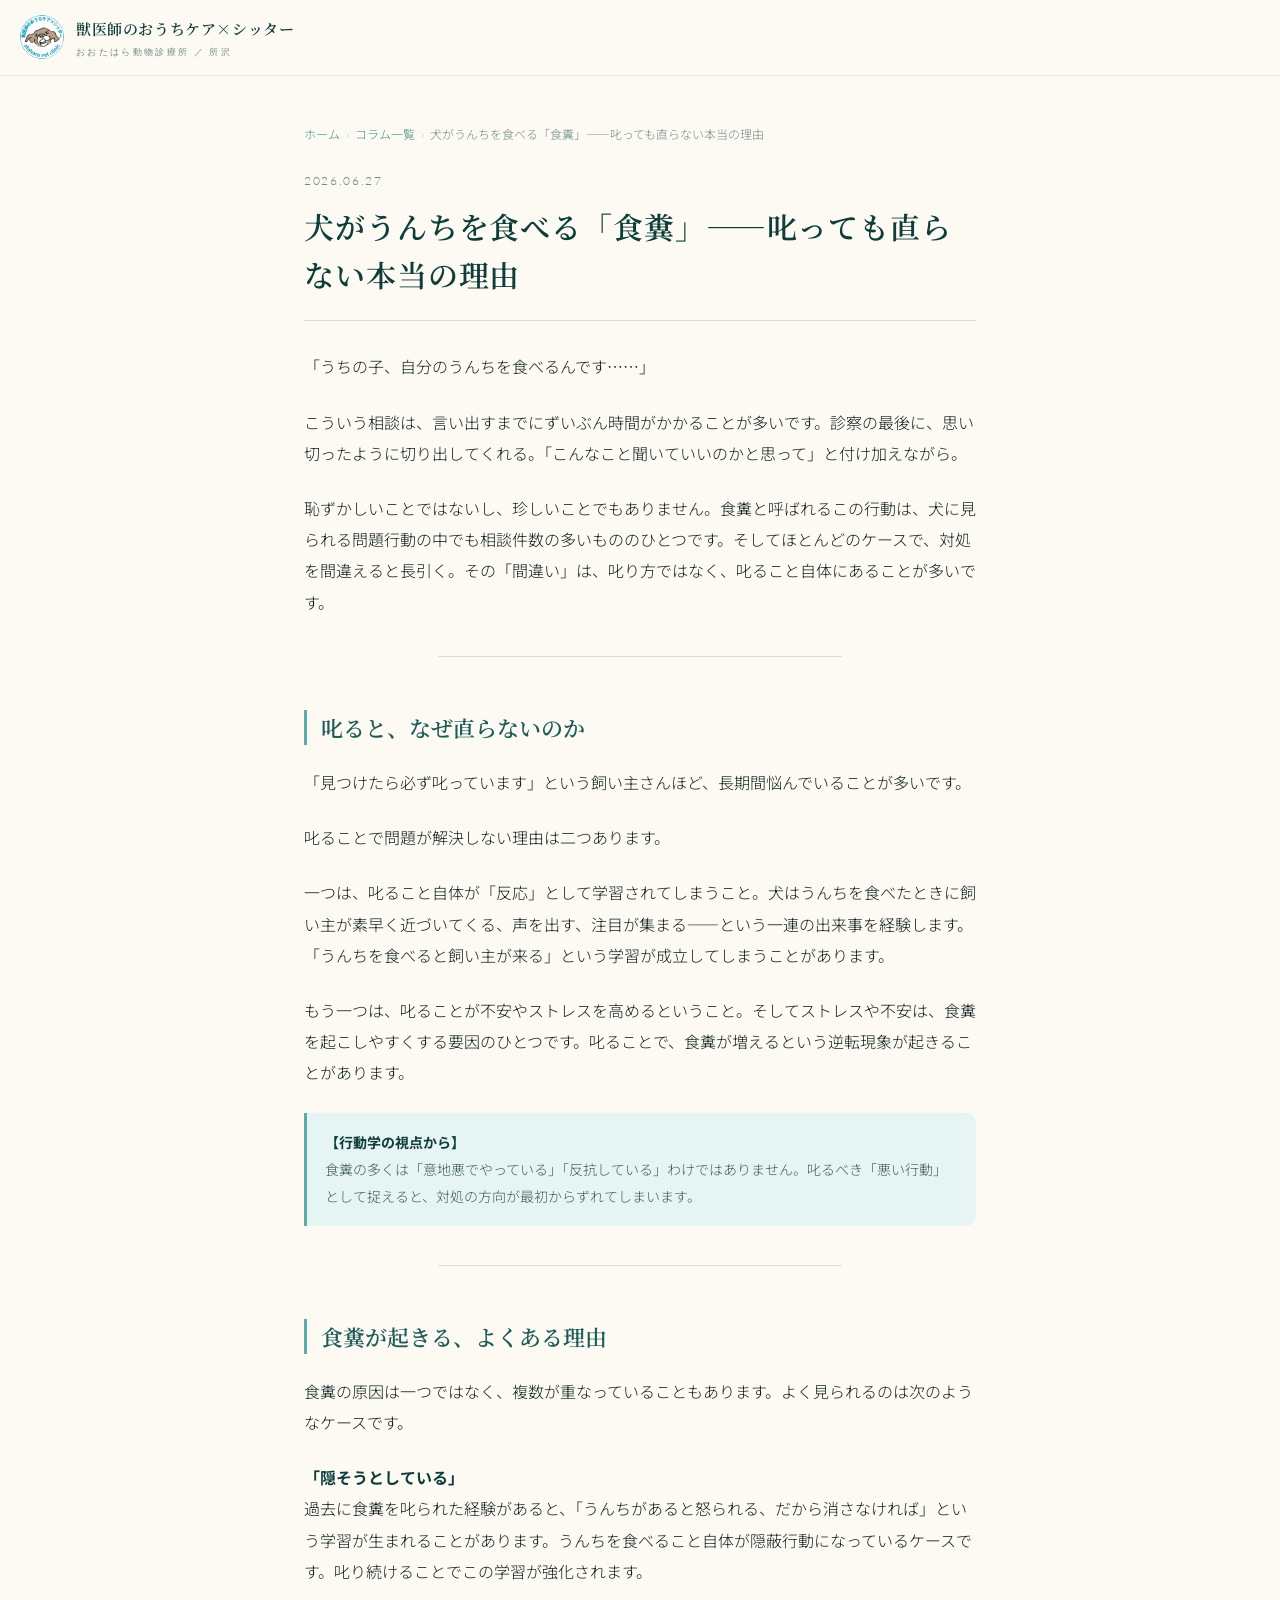
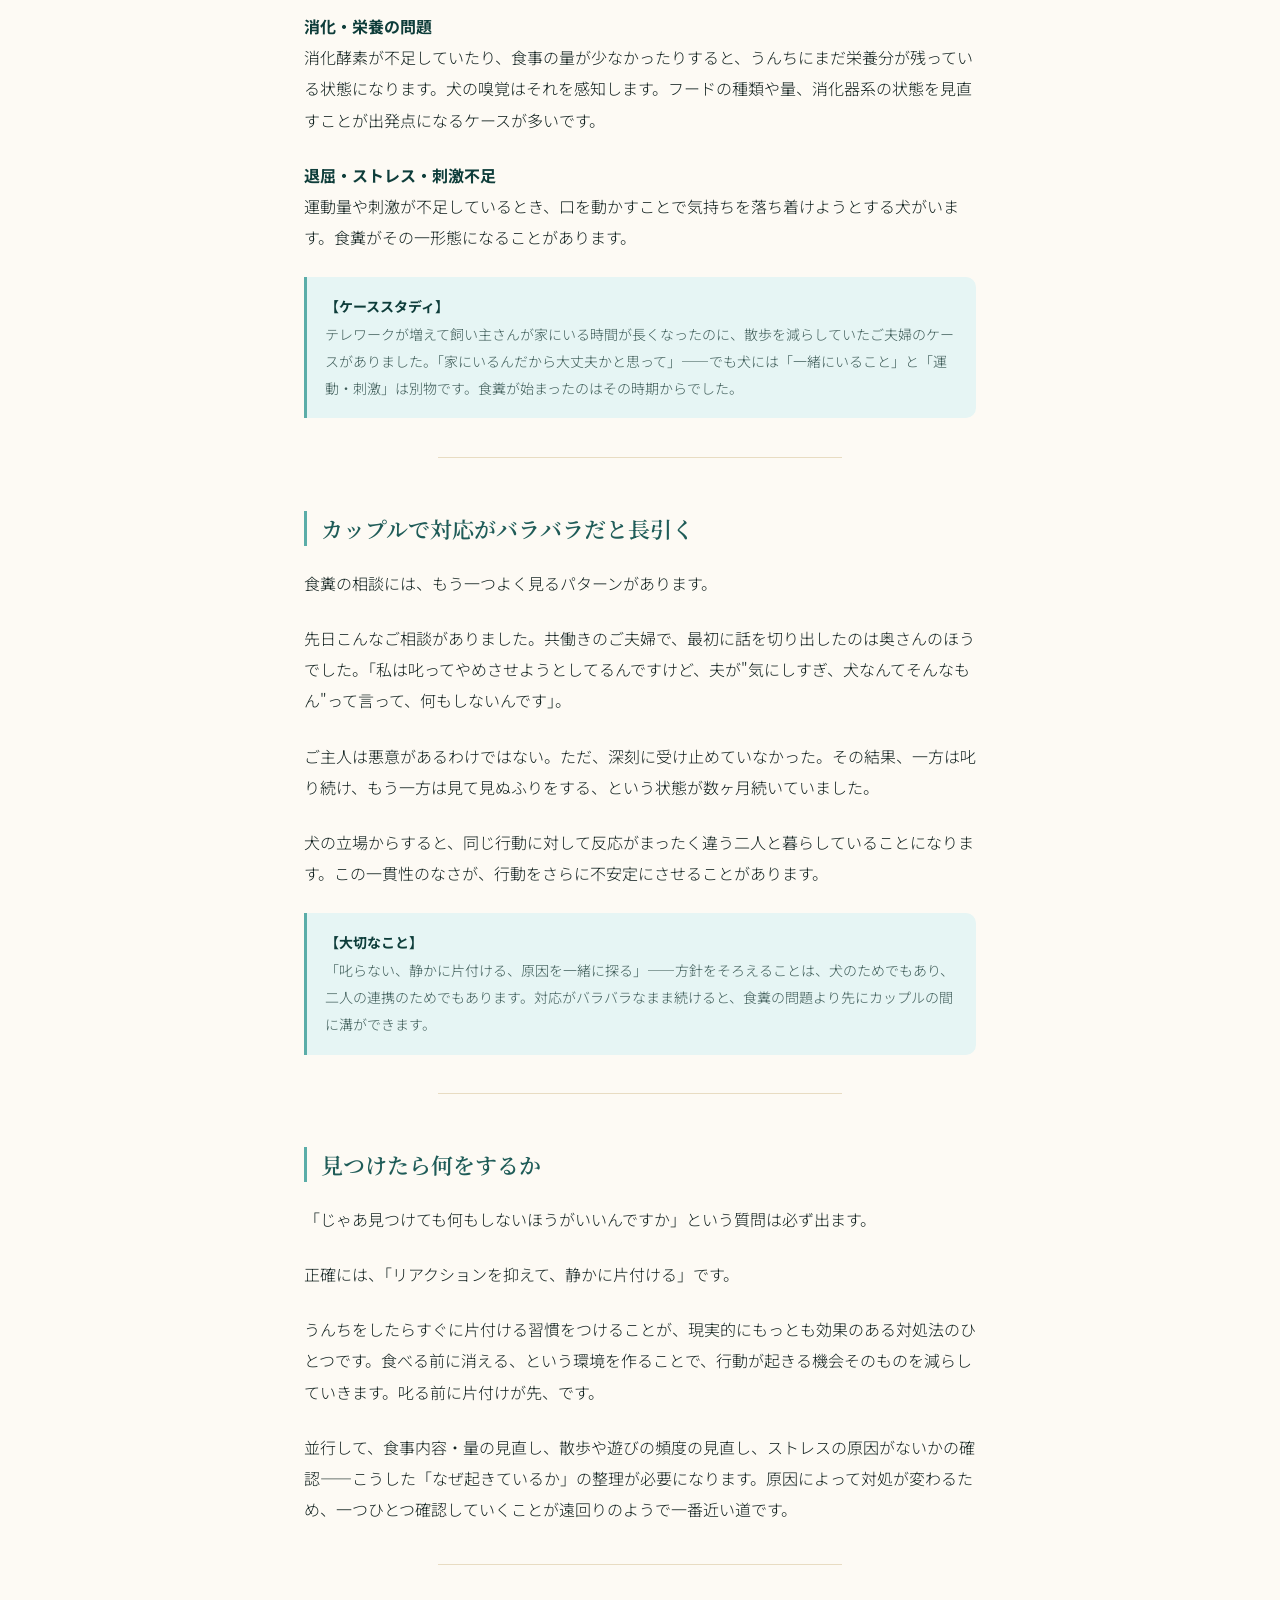
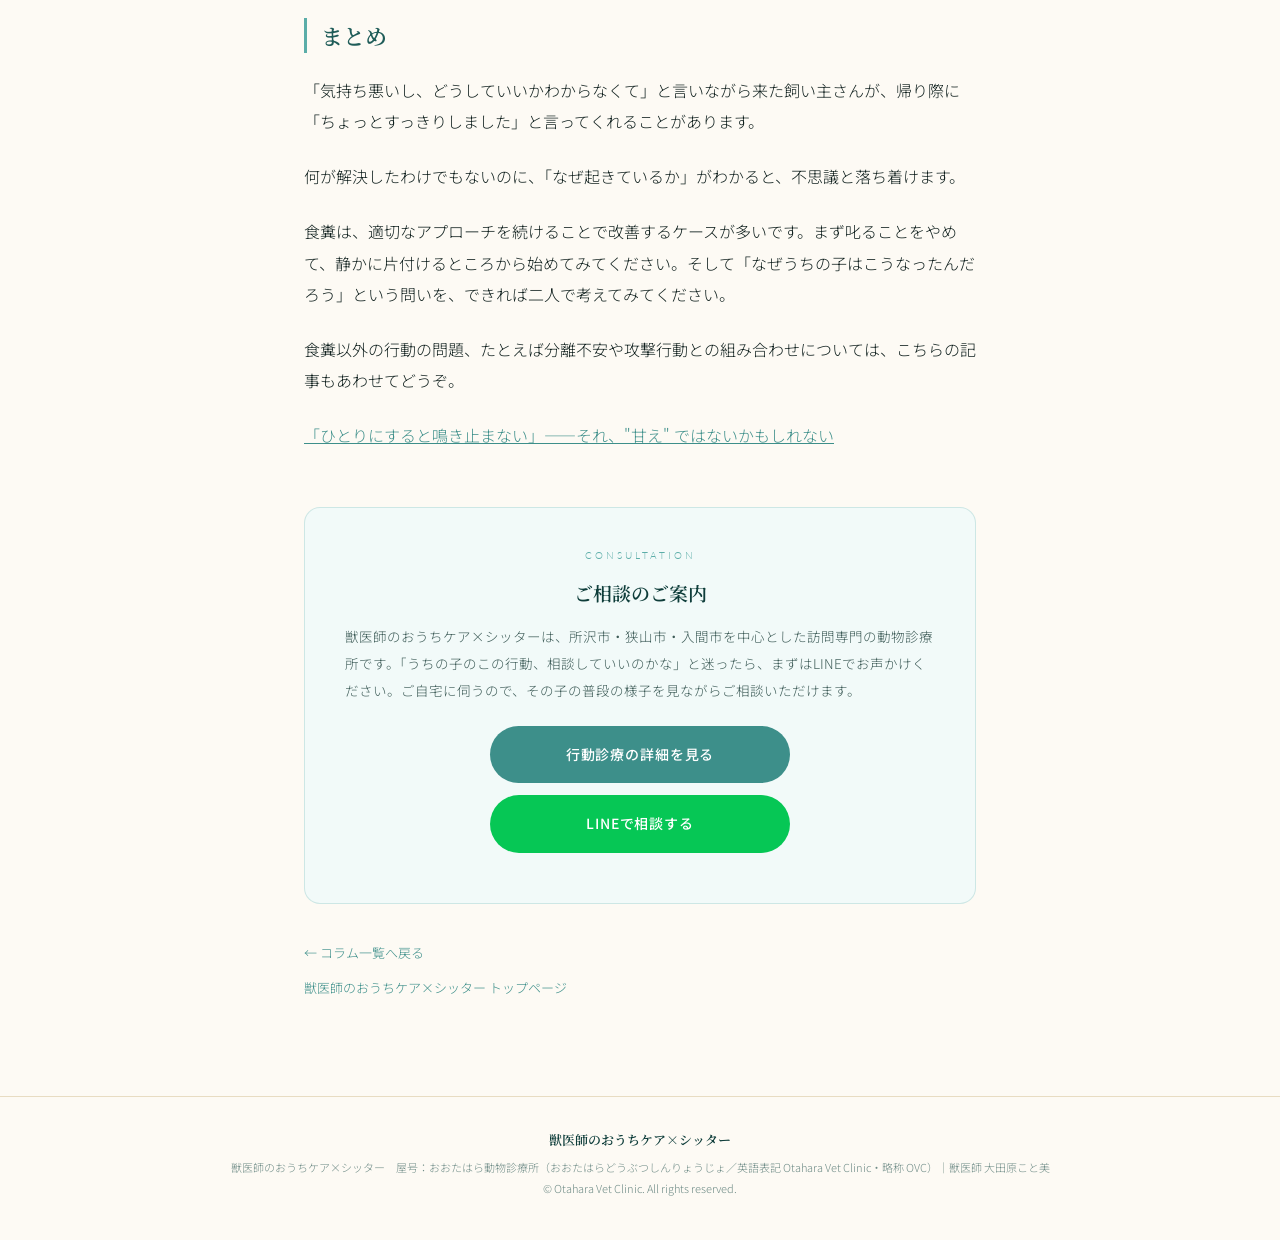
<file: column/inu-shokufun.html>
<!DOCTYPE html>
<html lang="ja">
<head>
<meta charset="UTF-8">
<!-- Google tag (gtag.js) — GA4: おおたはら動物診療所 -->
<script async src="https://www.googletagmanager.com/gtag/js?id=G-6EFXGL5DTM"></script>
<script>
  window.dataLayer = window.dataLayer || [];
  function gtag(){dataLayer.push(arguments);}
  gtag('js', new Date());
  gtag('config', 'G-6EFXGL5DTM');
</script>
<meta name="viewport" content="width=device-width, initial-scale=1.0">
<title>犬がうんちを食べる「食糞」——叱っても直らない本当の理由｜コラム｜おおたはら動物診療所</title>
<meta name="description" content="「うちの子、自分のうんちを食べるんです……」こういう相談は、言い出すまでにずいぶん時間がかかることが多いです。診察の最後に、思い切ったように切り出してくれる。「こんなこと聞いていいのかと思って」と付け加えながら。恥ずかしいことではないし、珍…">
<link rel="canonical" href="https://otahara-vetclinic.com/column/inu-shokufun.html">
<!-- OGP -->
<meta property="og:type" content="article">
<meta property="og:title" content="犬がうんちを食べる「食糞」——叱っても直らない本当の理由">
<meta property="og:description" content="「うちの子、自分のうんちを食べるんです……」こういう相談は、言い出すまでにずいぶん時間がかかることが多いです。診察の最後に、思い切ったように切り出してくれる。「こんなこと聞いていいのかと思って」と付け加えながら。恥ずかしいことではないし、珍…">
<meta property="og:url" content="https://otahara-vetclinic.com/column/inu-shokufun.html">
<meta property="og:site_name" content="獣医師のおうちケア×シッター">
<meta property="og:locale" content="ja_JP">
<meta name="twitter:card" content="summary">
<!-- フォント（LPと同じ構成） -->
<link rel="preconnect" href="https://fonts.googleapis.com">
<link rel="preconnect" href="https://fonts.gstatic.com" crossorigin>
<link href="https://fonts.googleapis.com/css2?family=Noto+Sans+JP:wght@300;400;500;700&family=Noto+Serif+JP:wght@400;500;600;700&family=Lato:wght@300;400;700&display=swap" rel="stylesheet">
<link rel="stylesheet" href="column.css">
<!-- 構造化データ -->
<script type="application/ld+json">
[
  {
    "@context": "https://schema.org",
    "@type": "Article",
    "headline": "犬がうんちを食べる「食糞」——叱っても直らない本当の理由",
    "description": "「うちの子、自分のうんちを食べるんです……」こういう相談は、言い出すまでにずいぶん時間がかかることが多いです。診察の最後に、思い切ったように切り出してくれる。「こんなこと聞いていいのかと思って」と付け加えながら。恥ずかしいことではないし、珍…",
    "datePublished": "2026-06-27",
    "dateModified": "2026-06-27",
    "author": {
      "@type": "Person",
      "name": "大田原こと美",
      "jobTitle": "獣医師"
    },
    "publisher": {
      "@type": "Organization",
      "name": "おおたはら動物診療所",
      "logo": {
        "@type": "ImageObject",
        "url": "https://otahara-vetclinic.com/assets/logo.png"
      }
    },
    "mainEntityOfPage": {
      "@type": "WebPage",
      "@id": "https://otahara-vetclinic.com/column/inu-shokufun.html"
    },
    "inLanguage": "ja"
  },
  {
    "@context": "https://schema.org",
    "@type": "BreadcrumbList",
    "itemListElement": [
      {
        "@type": "ListItem",
        "position": 1,
        "name": "ホーム",
        "item": "https://otahara-vetclinic.com/"
      },
      {
        "@type": "ListItem",
        "position": 2,
        "name": "コラム一覧",
        "item": "https://otahara-vetclinic.com/column/index.html"
      },
      {
        "@type": "ListItem",
        "position": 3,
        "name": "犬がうんちを食べる「食糞」——叱っても直らない本当の理由",
        "item": "https://otahara-vetclinic.com/column/inu-shokufun.html"
      }
    ]
  }
]
</script>
</head>
<body>

<header class="col-hd">
  <a href="../index.html">
    <div class="col-hd-mark"><img src="../assets/logo.png" alt="おおたはら動物診療所 ロゴ"></div>
    <div>
      <div class="col-hd-name">獣医師のおうちケア×シッター</div>
      <div class="col-hd-en">おおたはら動物診療所 ／ 所沢</div>
    </div>
  </a>
</header>

<main class="col-wrap">
  <!-- パンくず -->
  <nav class="col-crumb" aria-label="パンくず">
    <a href="../index.html">ホーム</a><span class="sep">›</span><a href="index.html">コラム一覧</a><span class="sep">›</span>犬がうんちを食べる「食糞」——叱っても直らない本当の理由
  </nav>

  <article>
    <div class="art-date">2026.06.27</div>
    <h1 class="art-title">犬がうんちを食べる「食糞」——叱っても直らない本当の理由</h1>
    <div class="art-body">
<p>「うちの子、自分のうんちを食べるんです……」</p>
<p>こういう相談は、言い出すまでにずいぶん時間がかかることが多いです。診察の最後に、思い切ったように切り出してくれる。「こんなこと聞いていいのかと思って」と付け加えながら。</p>
<p>恥ずかしいことではないし、珍しいことでもありません。食糞と呼ばれるこの行動は、犬に見られる問題行動の中でも相談件数の多いもののひとつです。そしてほとんどのケースで、対処を間違えると長引く。その「間違い」は、叱り方ではなく、叱ること自体にあることが多いです。</p>
<hr>
<h2>叱ると、なぜ直らないのか</h2>
<p>「見つけたら必ず叱っています」という飼い主さんほど、長期間悩んでいることが多いです。</p>
<p>叱ることで問題が解決しない理由は二つあります。</p>
<p>一つは、叱ること自体が「反応」として学習されてしまうこと。犬はうんちを食べたときに飼い主が素早く近づいてくる、声を出す、注目が集まる——という一連の出来事を経験します。「うんちを食べると飼い主が来る」という学習が成立してしまうことがあります。</p>
<p>もう一つは、叱ることが不安やストレスを高めるということ。そしてストレスや不安は、食糞を起こしやすくする要因のひとつです。叱ることで、食糞が増えるという逆転現象が起きることがあります。</p>
<blockquote><p><strong>【行動学の視点から】</strong><br>食糞の多くは「意地悪でやっている」「反抗している」わけではありません。叱るべき「悪い行動」として捉えると、対処の方向が最初からずれてしまいます。</p></blockquote>
<hr>
<h2>食糞が起きる、よくある理由</h2>
<p>食糞の原因は一つではなく、複数が重なっていることもあります。よく見られるのは次のようなケースです。</p>
<p><strong>「隠そうとしている」</strong><br>過去に食糞を叱られた経験があると、「うんちがあると怒られる、だから消さなければ」という学習が生まれることがあります。うんちを食べること自体が隠蔽行動になっているケースです。叱り続けることでこの学習が強化されます。</p>
<p><strong>消化・栄養の問題</strong><br>消化酵素が不足していたり、食事の量が少なかったりすると、うんちにまだ栄養分が残っている状態になります。犬の嗅覚はそれを感知します。フードの種類や量、消化器系の状態を見直すことが出発点になるケースが多いです。</p>
<p><strong>退屈・ストレス・刺激不足</strong><br>運動量や刺激が不足しているとき、口を動かすことで気持ちを落ち着けようとする犬がいます。食糞がその一形態になることがあります。</p>
<blockquote><p><strong>【ケーススタディ】</strong><br>テレワークが増えて飼い主さんが家にいる時間が長くなったのに、散歩を減らしていたご夫婦のケースがありました。「家にいるんだから大丈夫かと思って」——でも犬には「一緒にいること」と「運動・刺激」は別物です。食糞が始まったのはその時期からでした。</p></blockquote>
<hr>
<h2>カップルで対応がバラバラだと長引く</h2>
<p>食糞の相談には、もう一つよく見るパターンがあります。</p>
<p>先日こんなご相談がありました。共働きのご夫婦で、最初に話を切り出したのは奥さんのほうでした。「私は叱ってやめさせようとしてるんですけど、夫が"気にしすぎ、犬なんてそんなもん"って言って、何もしないんです」。</p>
<p>ご主人は悪意があるわけではない。ただ、深刻に受け止めていなかった。その結果、一方は叱り続け、もう一方は見て見ぬふりをする、という状態が数ヶ月続いていました。</p>
<p>犬の立場からすると、同じ行動に対して反応がまったく違う二人と暮らしていることになります。この一貫性のなさが、行動をさらに不安定にさせることがあります。</p>
<blockquote><p><strong>【大切なこと】</strong><br>「叱らない、静かに片付ける、原因を一緒に探る」——方針をそろえることは、犬のためでもあり、二人の連携のためでもあります。対応がバラバラなまま続けると、食糞の問題より先にカップルの間に溝ができます。</p></blockquote>
<hr>
<h2>見つけたら何をするか</h2>
<p>「じゃあ見つけても何もしないほうがいいんですか」という質問は必ず出ます。</p>
<p>正確には、「リアクションを抑えて、静かに片付ける」です。</p>
<p>うんちをしたらすぐに片付ける習慣をつけることが、現実的にもっとも効果のある対処法のひとつです。食べる前に消える、という環境を作ることで、行動が起きる機会そのものを減らしていきます。叱る前に片付けが先、です。</p>
<p>並行して、食事内容・量の見直し、散歩や遊びの頻度の見直し、ストレスの原因がないかの確認——こうした「なぜ起きているか」の整理が必要になります。原因によって対処が変わるため、一つひとつ確認していくことが遠回りのようで一番近い道です。</p>
<hr>
<h2>まとめ</h2>
<p>「気持ち悪いし、どうしていいかわからなくて」と言いながら来た飼い主さんが、帰り際に「ちょっとすっきりしました」と言ってくれることがあります。</p>
<p>何が解決したわけでもないのに、「なぜ起きているか」がわかると、不思議と落ち着けます。</p>
<p>食糞は、適切なアプローチを続けることで改善するケースが多いです。まず叱ることをやめて、静かに片付けるところから始めてみてください。そして「なぜうちの子はこうなったんだろう」という問いを、できれば二人で考えてみてください。</p>
<p>食糞以外の行動の問題、たとえば分離不安や攻撃行動との組み合わせについては、こちらの記事もあわせてどうぞ。</p>
<p><a href="https://note.com/otahara_vet/n/n0d4c553e6c39" target="_blank" rel="noopener">「ひとりにすると鳴き止まない」——それ、"甘え" ではないかもしれない</a></p>
    </div>
  </article>

  <!-- CTA：ご相談のご案内 -->
  <aside class="art-cta">
    <div class="art-cta-eyebrow">Consultation</div>
    <div class="art-cta-title">ご相談のご案内</div>
    <p class="art-cta-text">獣医師のおうちケア×シッターは、所沢市・狭山市・入間市を中心とした訪問専門の動物診療所です。「うちの子のこの行動、相談していいのかな」と迷ったら、まずはLINEでお声かけください。ご自宅に伺うので、その子の普段の様子を見ながらご相談いただけます。</p>
    <a class="art-cta-btn" href="../koudou-shinryo.html">行動診療の詳細を見る</a>
    <a class="art-cta-btn line" href="https://lin.ee/GI29kIF" target="_blank" rel="noopener">LINEで相談する</a>
  </aside>

  <nav class="art-nav">
    <a href="index.html">← コラム一覧へ戻る</a>
    <a href="../index.html">獣医師のおうちケア×シッター トップページ</a>
  </nav>
</main>

<footer class="col-ft">
  <div class="name">獣医師のおうちケア×シッター</div>
  <div>獣医師のおうちケア×シッター　屋号：おおたはら動物診療所（おおたはらどうぶつしんりょうじょ／英語表記 Otahara Vet Clinic・略称 OVC）｜獣医師 大田原こと美</div>
  <div>© Otahara Vet Clinic. All rights reserved.</div>
</footer>

</body>
</html>
</file>
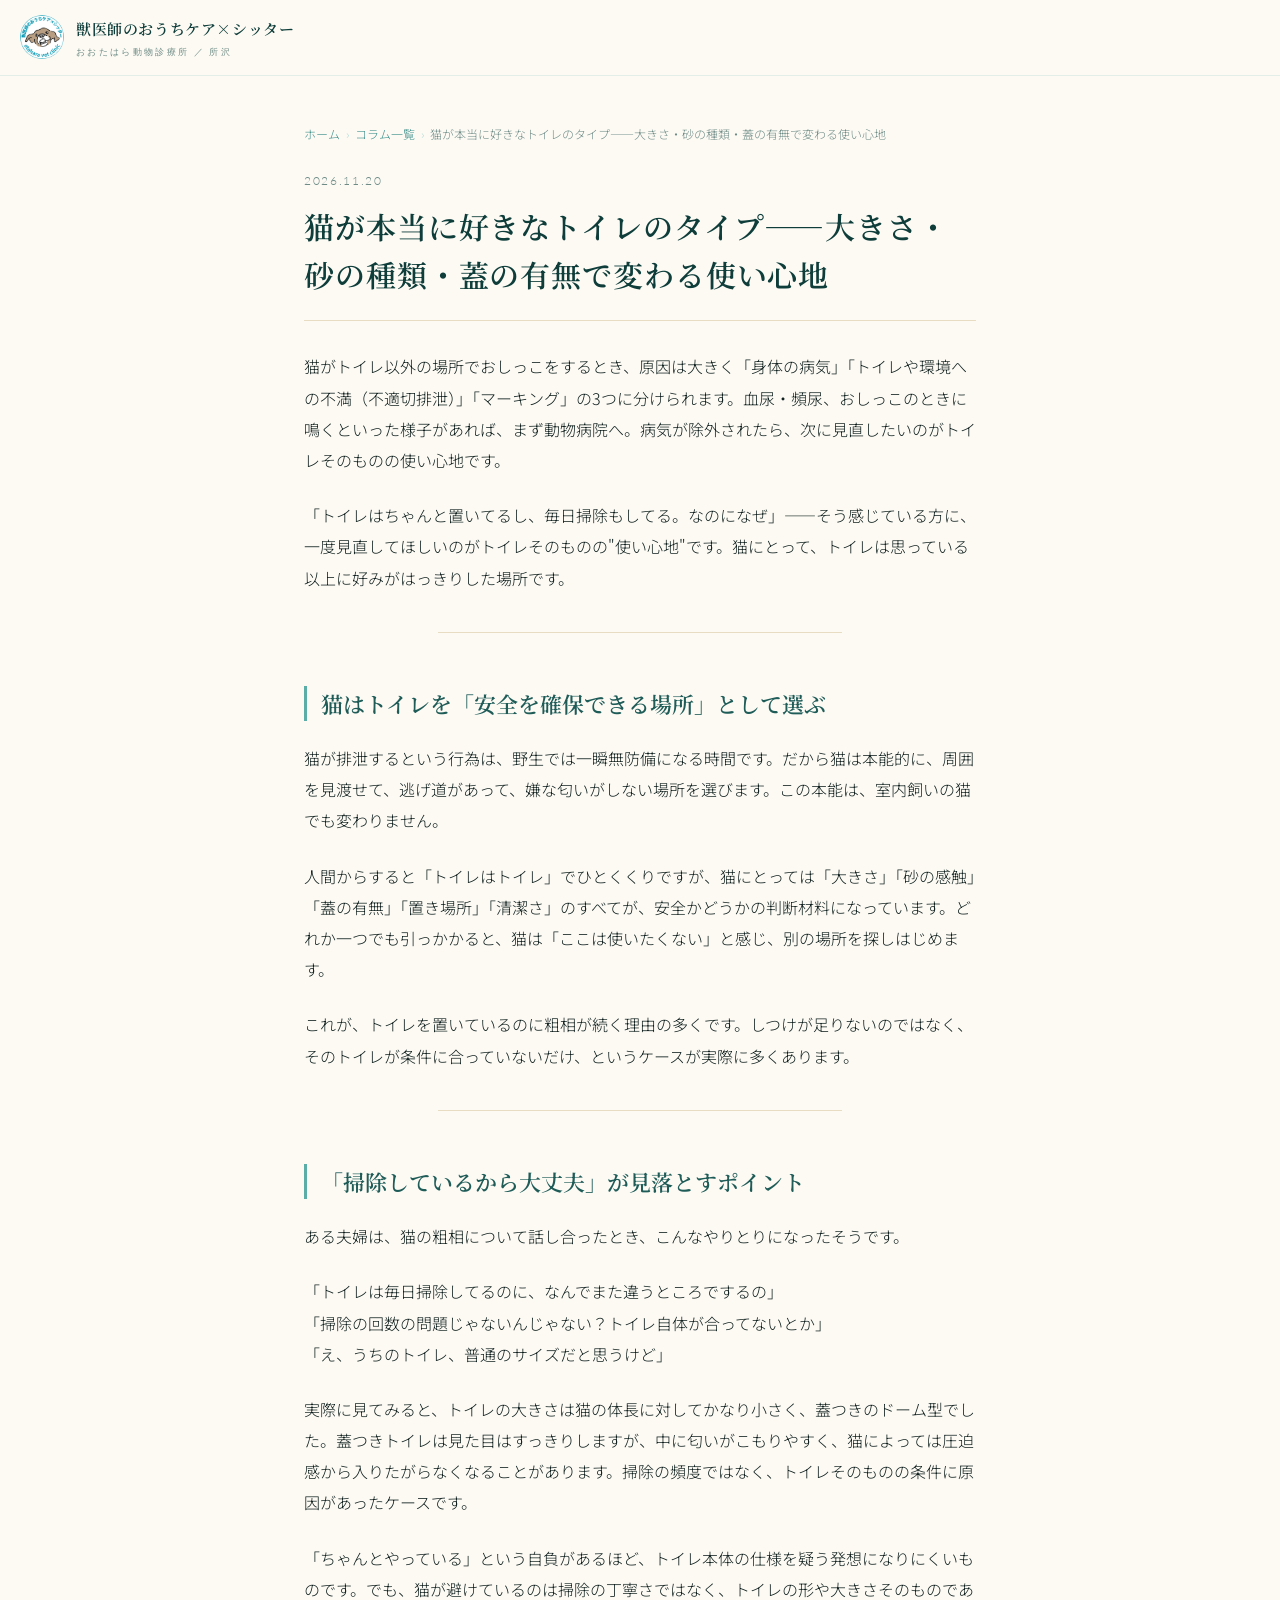
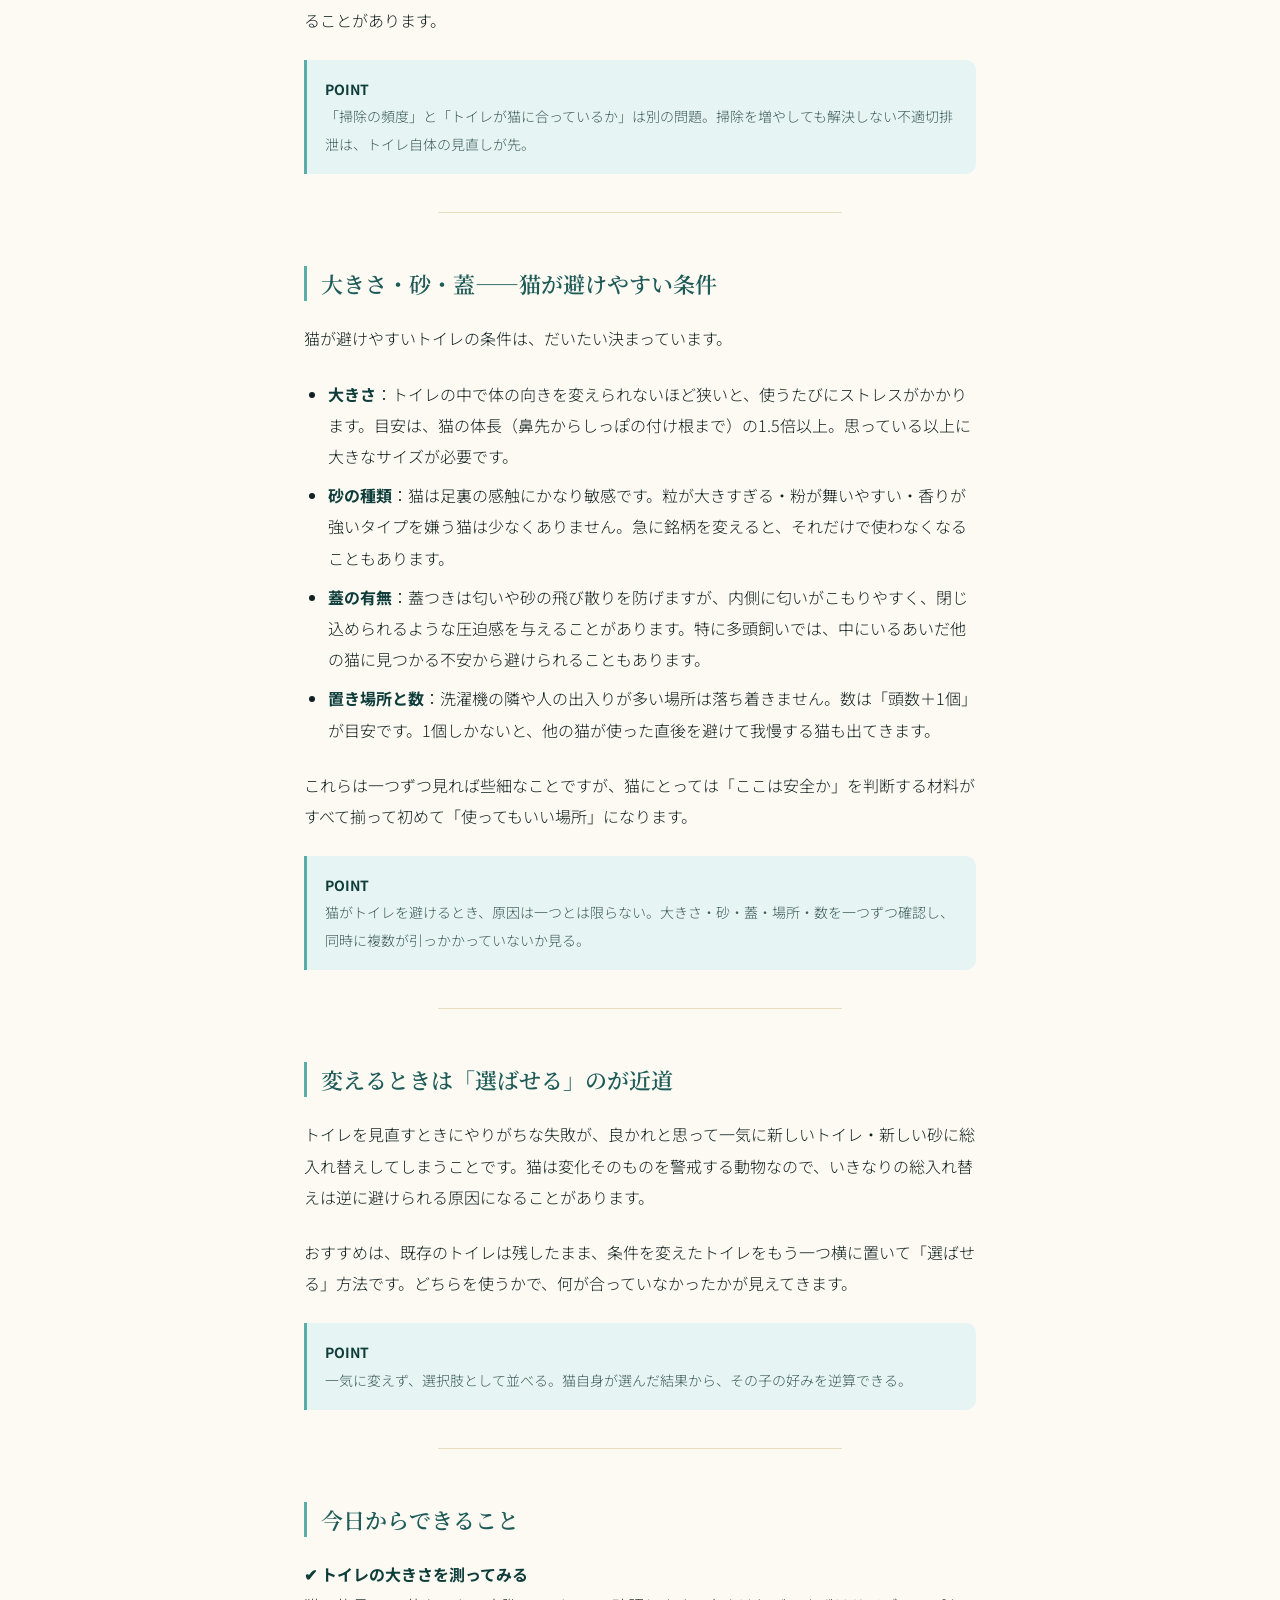
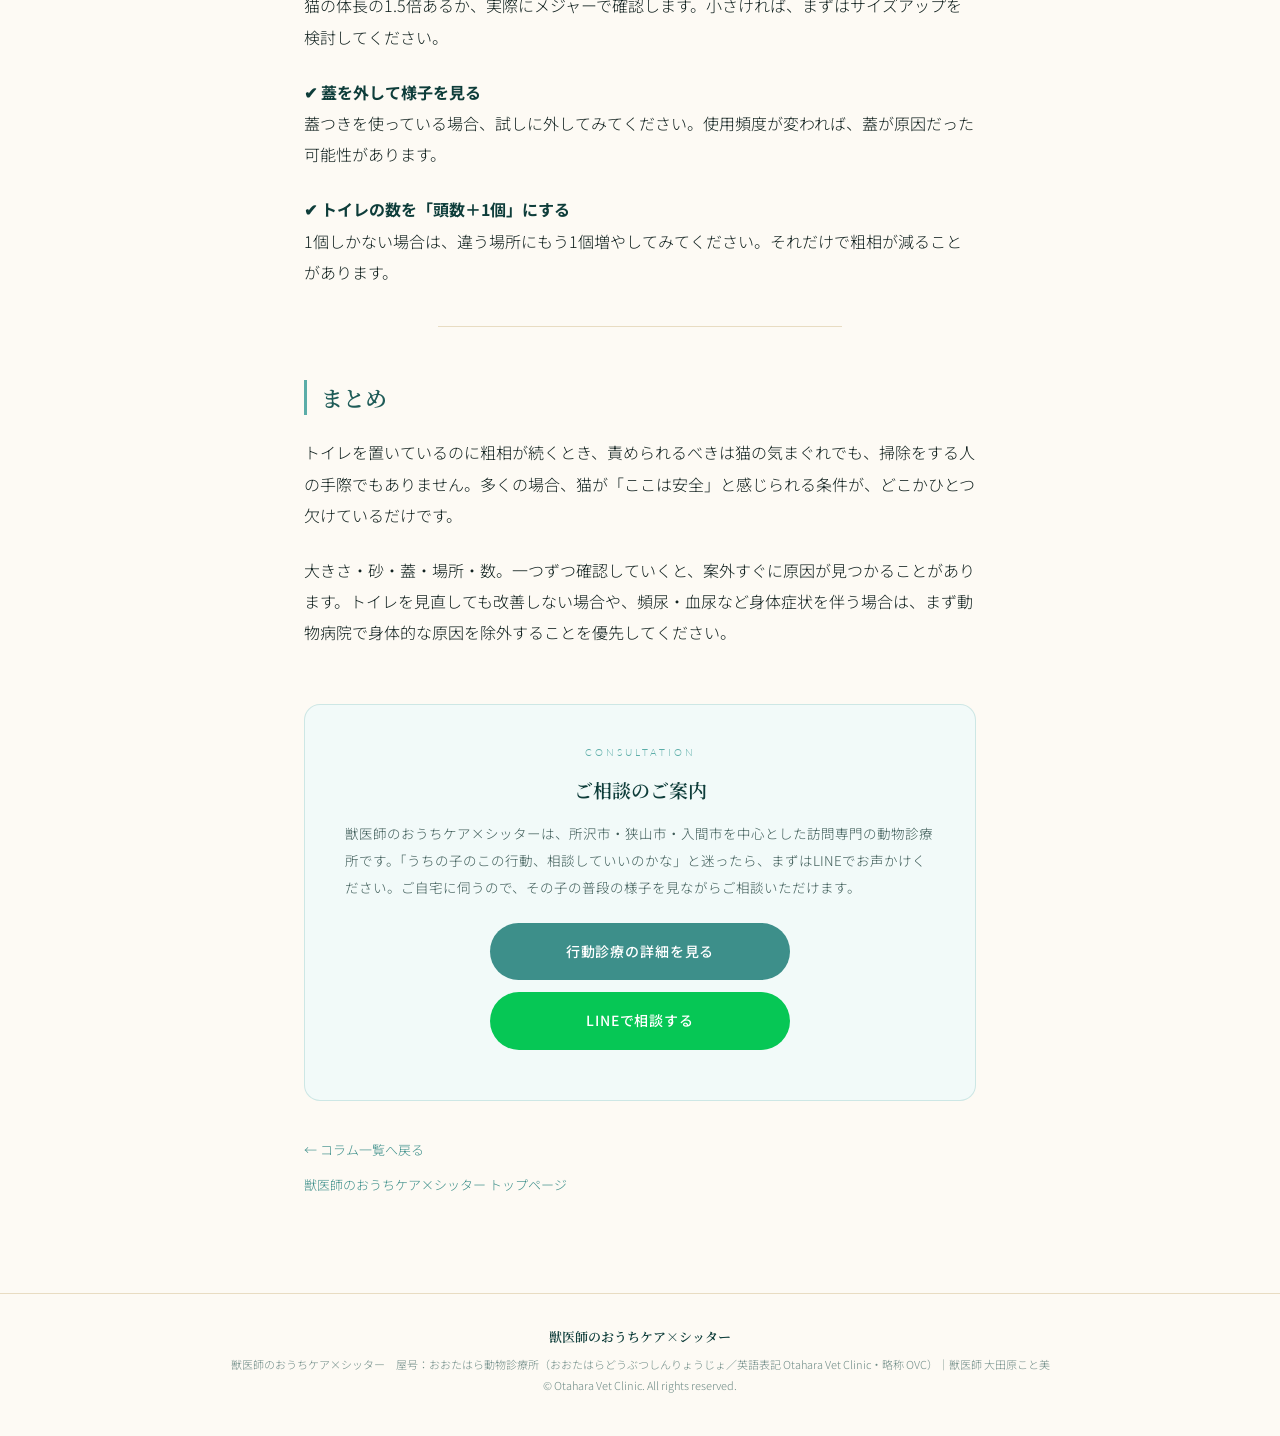
<file: column/neko-toilet-type.html>
<!DOCTYPE html>
<html lang="ja">
<head>
<meta charset="UTF-8">
<!-- Google tag (gtag.js) — GA4: おおたはら動物診療所 -->
<script async src="https://www.googletagmanager.com/gtag/js?id=G-6EFXGL5DTM"></script>
<script>
  window.dataLayer = window.dataLayer || [];
  function gtag(){dataLayer.push(arguments);}
  gtag('js', new Date());
  gtag('config', 'G-6EFXGL5DTM');
</script>
<meta name="viewport" content="width=device-width, initial-scale=1.0">
<title>猫が本当に好きなトイレのタイプ——大きさ・砂の種類・蓋の有無で変わる使い心地｜コラム｜おおたはら動物診療所</title>
<meta name="description" content="猫がトイレ以外の場所でおしっこをするとき、原因は大きく「身体の病気」「トイレや環境への不満（不適切排泄）」「マーキング」の3つに分けられます。血尿・頻尿、おしっこのときに鳴くといった様子があれば、まず動物病院へ。病気が除外されたら、次に見直…">
<link rel="canonical" href="https://otahara-vetclinic.com/column/neko-toilet-type.html">
<!-- OGP -->
<meta property="og:type" content="article">
<meta property="og:title" content="猫が本当に好きなトイレのタイプ——大きさ・砂の種類・蓋の有無で変わる使い心地">
<meta property="og:description" content="猫がトイレ以外の場所でおしっこをするとき、原因は大きく「身体の病気」「トイレや環境への不満（不適切排泄）」「マーキング」の3つに分けられます。血尿・頻尿、おしっこのときに鳴くといった様子があれば、まず動物病院へ。病気が除外されたら、次に見直…">
<meta property="og:url" content="https://otahara-vetclinic.com/column/neko-toilet-type.html">
<meta property="og:site_name" content="獣医師のおうちケア×シッター">
<meta property="og:locale" content="ja_JP">
<meta name="twitter:card" content="summary">
<!-- フォント（LPと同じ構成） -->
<link rel="preconnect" href="https://fonts.googleapis.com">
<link rel="preconnect" href="https://fonts.gstatic.com" crossorigin>
<link href="https://fonts.googleapis.com/css2?family=Noto+Sans+JP:wght@300;400;500;700&family=Noto+Serif+JP:wght@400;500;600;700&family=Lato:wght@300;400;700&display=swap" rel="stylesheet">
<link rel="stylesheet" href="column.css">
<!-- 構造化データ -->
<script type="application/ld+json">
[
  {
    "@context": "https://schema.org",
    "@type": "Article",
    "headline": "猫が本当に好きなトイレのタイプ——大きさ・砂の種類・蓋の有無で変わる使い心地",
    "description": "猫がトイレ以外の場所でおしっこをするとき、原因は大きく「身体の病気」「トイレや環境への不満（不適切排泄）」「マーキング」の3つに分けられます。血尿・頻尿、おしっこのときに鳴くといった様子があれば、まず動物病院へ。病気が除外されたら、次に見直…",
    "datePublished": "2026-11-20",
    "dateModified": "2026-11-20",
    "author": {
      "@type": "Person",
      "name": "大田原こと美",
      "jobTitle": "獣医師"
    },
    "publisher": {
      "@type": "Organization",
      "name": "おおたはら動物診療所",
      "logo": {
        "@type": "ImageObject",
        "url": "https://otahara-vetclinic.com/assets/logo.png"
      }
    },
    "mainEntityOfPage": {
      "@type": "WebPage",
      "@id": "https://otahara-vetclinic.com/column/neko-toilet-type.html"
    },
    "inLanguage": "ja"
  },
  {
    "@context": "https://schema.org",
    "@type": "BreadcrumbList",
    "itemListElement": [
      {
        "@type": "ListItem",
        "position": 1,
        "name": "ホーム",
        "item": "https://otahara-vetclinic.com/"
      },
      {
        "@type": "ListItem",
        "position": 2,
        "name": "コラム一覧",
        "item": "https://otahara-vetclinic.com/column/index.html"
      },
      {
        "@type": "ListItem",
        "position": 3,
        "name": "猫が本当に好きなトイレのタイプ——大きさ・砂の種類・蓋の有無で変わる使い心地",
        "item": "https://otahara-vetclinic.com/column/neko-toilet-type.html"
      }
    ]
  }
]
</script>
</head>
<body>

<header class="col-hd">
  <a href="../index.html">
    <div class="col-hd-mark"><img src="../assets/logo.png" alt="おおたはら動物診療所 ロゴ"></div>
    <div>
      <div class="col-hd-name">獣医師のおうちケア×シッター</div>
      <div class="col-hd-en">おおたはら動物診療所 ／ 所沢</div>
    </div>
  </a>
</header>

<main class="col-wrap">
  <!-- パンくず -->
  <nav class="col-crumb" aria-label="パンくず">
    <a href="../index.html">ホーム</a><span class="sep">›</span><a href="index.html">コラム一覧</a><span class="sep">›</span>猫が本当に好きなトイレのタイプ——大きさ・砂の種類・蓋の有無で変わる使い心地
  </nav>

  <article>
    <div class="art-date">2026.11.20</div>
    <h1 class="art-title">猫が本当に好きなトイレのタイプ——大きさ・砂の種類・蓋の有無で変わる使い心地</h1>
    <div class="art-body">
<p>猫がトイレ以外の場所でおしっこをするとき、原因は大きく「身体の病気」「トイレや環境への不満（不適切排泄）」「マーキング」の3つに分けられます。血尿・頻尿、おしっこのときに鳴くといった様子があれば、まず動物病院へ。病気が除外されたら、次に見直したいのがトイレそのものの使い心地です。</p>
<p>「トイレはちゃんと置いてるし、毎日掃除もしてる。なのになぜ」——そう感じている方に、一度見直してほしいのがトイレそのものの"使い心地"です。猫にとって、トイレは思っている以上に好みがはっきりした場所です。</p>
<hr>
<h2>猫はトイレを「安全を確保できる場所」として選ぶ</h2>
<p>猫が排泄するという行為は、野生では一瞬無防備になる時間です。だから猫は本能的に、周囲を見渡せて、逃げ道があって、嫌な匂いがしない場所を選びます。この本能は、室内飼いの猫でも変わりません。</p>
<p>人間からすると「トイレはトイレ」でひとくくりですが、猫にとっては「大きさ」「砂の感触」「蓋の有無」「置き場所」「清潔さ」のすべてが、安全かどうかの判断材料になっています。どれか一つでも引っかかると、猫は「ここは使いたくない」と感じ、別の場所を探しはじめます。</p>
<p>これが、トイレを置いているのに粗相が続く理由の多くです。しつけが足りないのではなく、そのトイレが条件に合っていないだけ、というケースが実際に多くあります。</p>
<hr>
<h2>「掃除しているから大丈夫」が見落とすポイント</h2>
<p>ある夫婦は、猫の粗相について話し合ったとき、こんなやりとりになったそうです。</p>
<p>「トイレは毎日掃除してるのに、なんでまた違うところでするの」<br>「掃除の回数の問題じゃないんじゃない？トイレ自体が合ってないとか」<br>「え、うちのトイレ、普通のサイズだと思うけど」</p>
<p>実際に見てみると、トイレの大きさは猫の体長に対してかなり小さく、蓋つきのドーム型でした。蓋つきトイレは見た目はすっきりしますが、中に匂いがこもりやすく、猫によっては圧迫感から入りたがらなくなることがあります。掃除の頻度ではなく、トイレそのものの条件に原因があったケースです。</p>
<p>「ちゃんとやっている」という自負があるほど、トイレ本体の仕様を疑う発想になりにくいものです。でも、猫が避けているのは掃除の丁寧さではなく、トイレの形や大きさそのものであることがあります。</p>
<blockquote><p><strong>POINT</strong><br>「掃除の頻度」と「トイレが猫に合っているか」は別の問題。掃除を増やしても解決しない不適切排泄は、トイレ自体の見直しが先。</p></blockquote>
<hr>
<h2>大きさ・砂・蓋——猫が避けやすい条件</h2>
<p>猫が避けやすいトイレの条件は、だいたい決まっています。</p>
<ul><li><strong>大きさ</strong>：トイレの中で体の向きを変えられないほど狭いと、使うたびにストレスがかかります。目安は、猫の体長（鼻先からしっぽの付け根まで）の1.5倍以上。思っている以上に大きなサイズが必要です。</li><li><strong>砂の種類</strong>：猫は足裏の感触にかなり敏感です。粒が大きすぎる・粉が舞いやすい・香りが強いタイプを嫌う猫は少なくありません。急に銘柄を変えると、それだけで使わなくなることもあります。</li><li><strong>蓋の有無</strong>：蓋つきは匂いや砂の飛び散りを防げますが、内側に匂いがこもりやすく、閉じ込められるような圧迫感を与えることがあります。特に多頭飼いでは、中にいるあいだ他の猫に見つかる不安から避けられることもあります。</li><li><strong>置き場所と数</strong>：洗濯機の隣や人の出入りが多い場所は落ち着きません。数は「頭数＋1個」が目安です。1個しかないと、他の猫が使った直後を避けて我慢する猫も出てきます。</li></ul>
<p>これらは一つずつ見れば些細なことですが、猫にとっては「ここは安全か」を判断する材料がすべて揃って初めて「使ってもいい場所」になります。</p>
<blockquote><p><strong>POINT</strong><br>猫がトイレを避けるとき、原因は一つとは限らない。大きさ・砂・蓋・場所・数を一つずつ確認し、同時に複数が引っかかっていないか見る。</p></blockquote>
<hr>
<h2>変えるときは「選ばせる」のが近道</h2>
<p>トイレを見直すときにやりがちな失敗が、良かれと思って一気に新しいトイレ・新しい砂に総入れ替えしてしまうことです。猫は変化そのものを警戒する動物なので、いきなりの総入れ替えは逆に避けられる原因になることがあります。</p>
<p>おすすめは、既存のトイレは残したまま、条件を変えたトイレをもう一つ横に置いて「選ばせる」方法です。どちらを使うかで、何が合っていなかったかが見えてきます。</p>
<blockquote><p><strong>POINT</strong><br>一気に変えず、選択肢として並べる。猫自身が選んだ結果から、その子の好みを逆算できる。</p></blockquote>
<hr>
<h2>今日からできること</h2>
<p><strong>✔︎ トイレの大きさを測ってみる</strong><br>猫の体長の1.5倍あるか、実際にメジャーで確認します。小さければ、まずはサイズアップを検討してください。</p>
<p><strong>✔︎ 蓋を外して様子を見る</strong><br>蓋つきを使っている場合、試しに外してみてください。使用頻度が変われば、蓋が原因だった可能性があります。</p>
<p><strong>✔︎ トイレの数を「頭数＋1個」にする</strong><br>1個しかない場合は、違う場所にもう1個増やしてみてください。それだけで粗相が減ることがあります。</p>
<hr>
<h2>まとめ</h2>
<p>トイレを置いているのに粗相が続くとき、責められるべきは猫の気まぐれでも、掃除をする人の手際でもありません。多くの場合、猫が「ここは安全」と感じられる条件が、どこかひとつ欠けているだけです。</p>
<p>大きさ・砂・蓋・場所・数。一つずつ確認していくと、案外すぐに原因が見つかることがあります。トイレを見直しても改善しない場合や、頻尿・血尿など身体症状を伴う場合は、まず動物病院で身体的な原因を除外することを優先してください。</p>
    </div>
  </article>

  <!-- CTA：ご相談のご案内 -->
  <aside class="art-cta">
    <div class="art-cta-eyebrow">Consultation</div>
    <div class="art-cta-title">ご相談のご案内</div>
    <p class="art-cta-text">獣医師のおうちケア×シッターは、所沢市・狭山市・入間市を中心とした訪問専門の動物診療所です。「うちの子のこの行動、相談していいのかな」と迷ったら、まずはLINEでお声かけください。ご自宅に伺うので、その子の普段の様子を見ながらご相談いただけます。</p>
    <a class="art-cta-btn" href="../koudou-shinryo.html">行動診療の詳細を見る</a>
    <a class="art-cta-btn line" href="https://lin.ee/GI29kIF" target="_blank" rel="noopener">LINEで相談する</a>
  </aside>

  <nav class="art-nav">
    <a href="index.html">← コラム一覧へ戻る</a>
    <a href="../index.html">獣医師のおうちケア×シッター トップページ</a>
  </nav>
</main>

<footer class="col-ft">
  <div class="name">獣医師のおうちケア×シッター</div>
  <div>獣医師のおうちケア×シッター　屋号：おおたはら動物診療所（おおたはらどうぶつしんりょうじょ／英語表記 Otahara Vet Clinic・略称 OVC）｜獣医師 大田原こと美</div>
  <div>© Otahara Vet Clinic. All rights reserved.</div>
</footer>

</body>
</html>
</file>
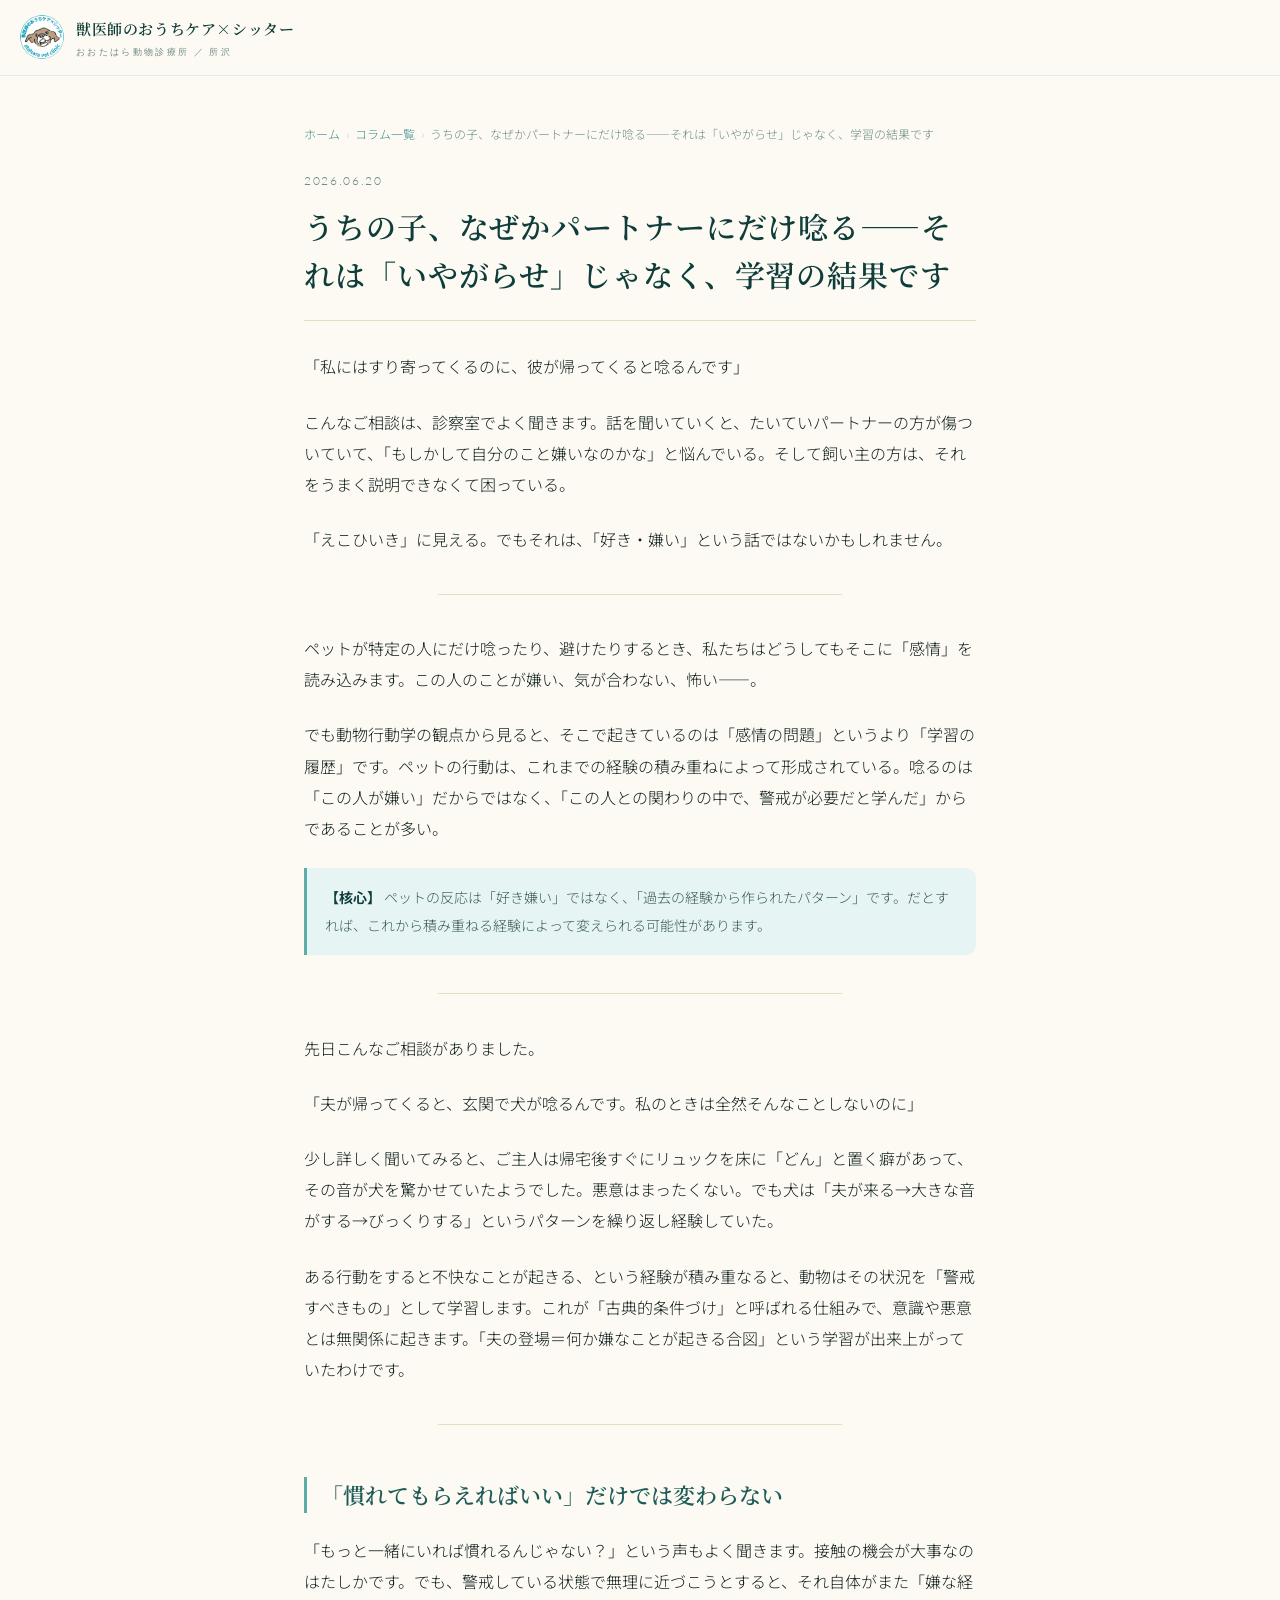
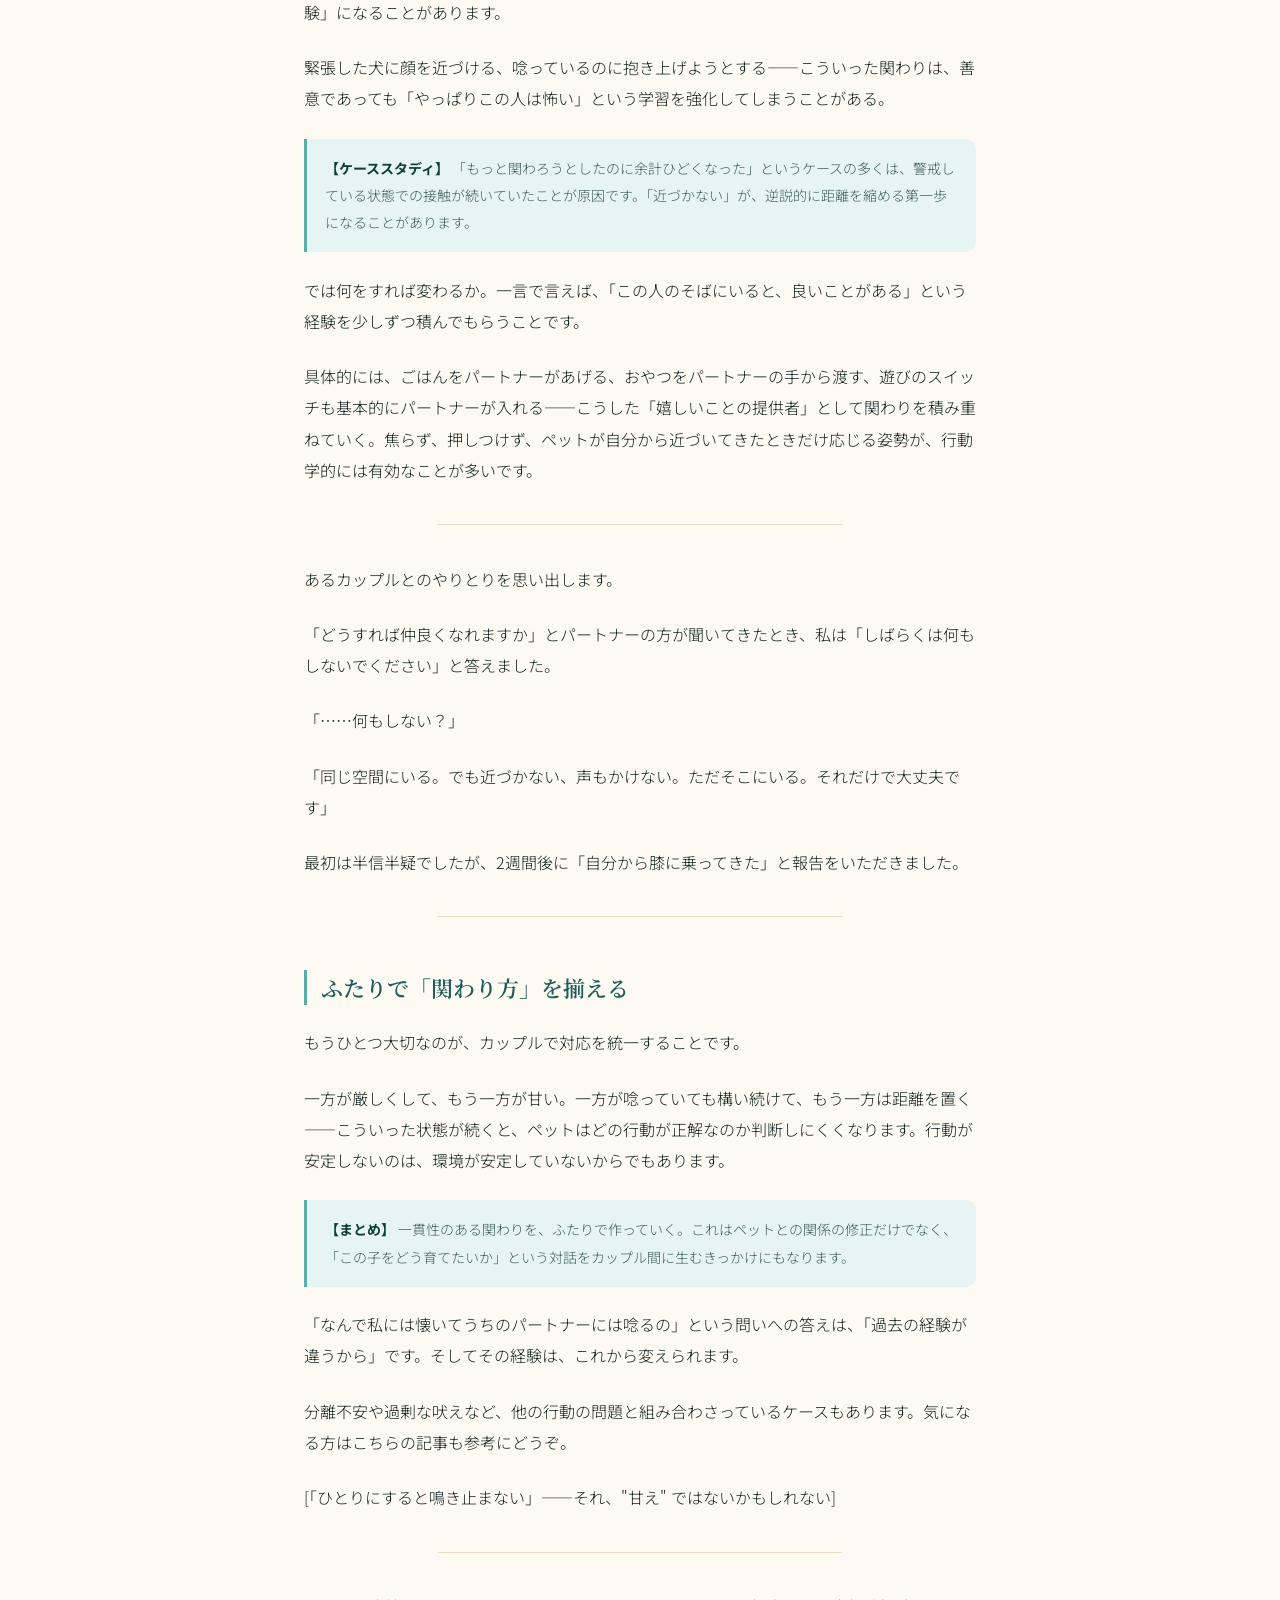
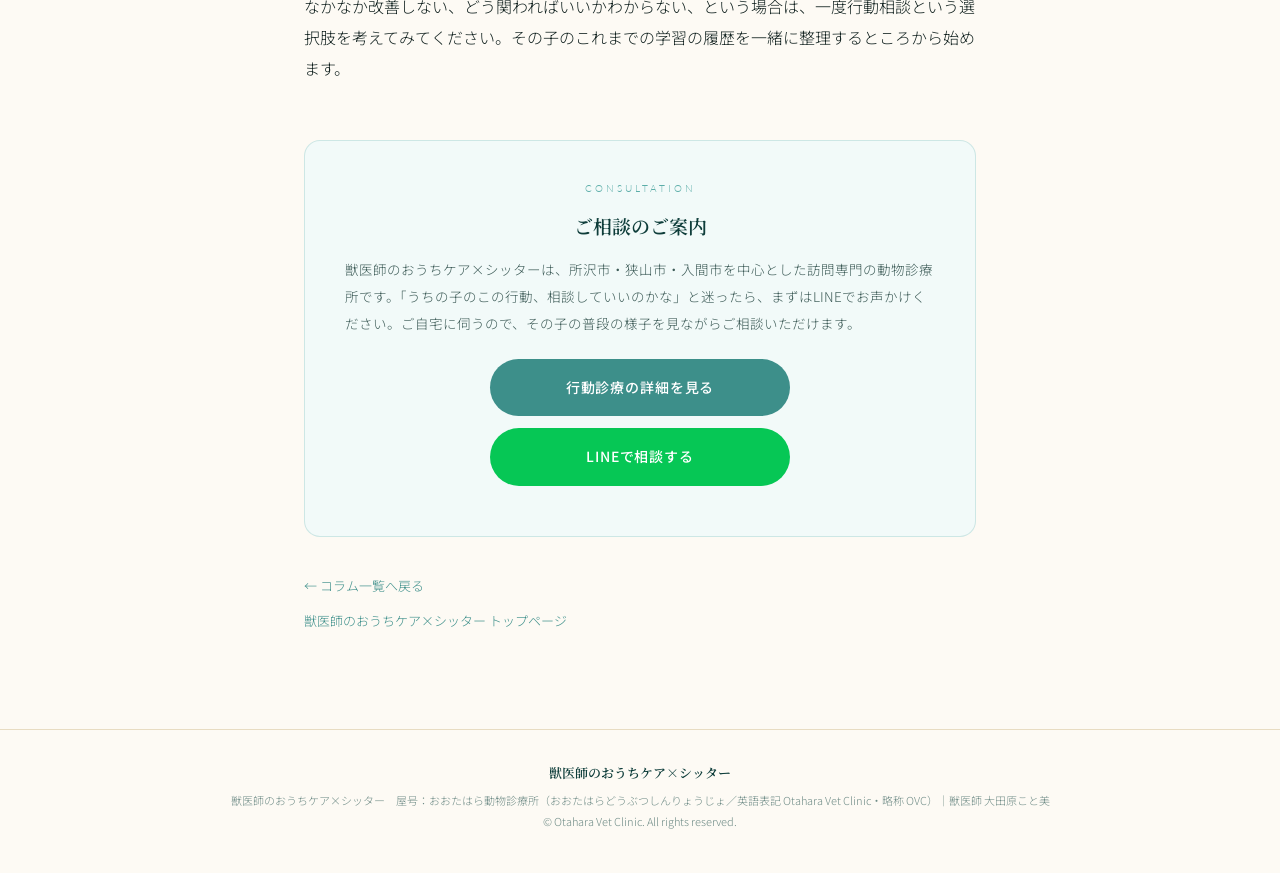
<file: column/partner-ni-unaru.html>
<!DOCTYPE html>
<html lang="ja">
<head>
<meta charset="UTF-8">
<!-- Google tag (gtag.js) — GA4: おおたはら動物診療所 -->
<script async src="https://www.googletagmanager.com/gtag/js?id=G-6EFXGL5DTM"></script>
<script>
  window.dataLayer = window.dataLayer || [];
  function gtag(){dataLayer.push(arguments);}
  gtag('js', new Date());
  gtag('config', 'G-6EFXGL5DTM');
</script>
<meta name="viewport" content="width=device-width, initial-scale=1.0">
<title>うちの子、なぜかパートナーにだけ唸る——それは「いやがらせ」じゃなく、学習の結果です｜コラム｜おおたはら動物診療所</title>
<meta name="description" content="「私にはすり寄ってくるのに、彼が帰ってくると唸るんです」こんなご相談は、診察室でよく聞きます。話を聞いていくと、たいていパートナーの方が傷ついていて、「もしかして自分のこと嫌いなのかな」と悩んでいる。そして飼い主の方は、それをうまく説明でき…">
<link rel="canonical" href="https://otahara-vetclinic.com/column/partner-ni-unaru.html">
<!-- OGP -->
<meta property="og:type" content="article">
<meta property="og:title" content="うちの子、なぜかパートナーにだけ唸る——それは「いやがらせ」じゃなく、学習の結果です">
<meta property="og:description" content="「私にはすり寄ってくるのに、彼が帰ってくると唸るんです」こんなご相談は、診察室でよく聞きます。話を聞いていくと、たいていパートナーの方が傷ついていて、「もしかして自分のこと嫌いなのかな」と悩んでいる。そして飼い主の方は、それをうまく説明でき…">
<meta property="og:url" content="https://otahara-vetclinic.com/column/partner-ni-unaru.html">
<meta property="og:site_name" content="獣医師のおうちケア×シッター">
<meta property="og:locale" content="ja_JP">
<meta name="twitter:card" content="summary">
<!-- フォント（LPと同じ構成） -->
<link rel="preconnect" href="https://fonts.googleapis.com">
<link rel="preconnect" href="https://fonts.gstatic.com" crossorigin>
<link href="https://fonts.googleapis.com/css2?family=Noto+Sans+JP:wght@300;400;500;700&family=Noto+Serif+JP:wght@400;500;600;700&family=Lato:wght@300;400;700&display=swap" rel="stylesheet">
<link rel="stylesheet" href="column.css">
<!-- 構造化データ -->
<script type="application/ld+json">
[
  {
    "@context": "https://schema.org",
    "@type": "Article",
    "headline": "うちの子、なぜかパートナーにだけ唸る——それは「いやがらせ」じゃなく、学習の結果です",
    "description": "「私にはすり寄ってくるのに、彼が帰ってくると唸るんです」こんなご相談は、診察室でよく聞きます。話を聞いていくと、たいていパートナーの方が傷ついていて、「もしかして自分のこと嫌いなのかな」と悩んでいる。そして飼い主の方は、それをうまく説明でき…",
    "datePublished": "2026-06-20",
    "dateModified": "2026-06-20",
    "author": {
      "@type": "Person",
      "name": "大田原こと美",
      "jobTitle": "獣医師"
    },
    "publisher": {
      "@type": "Organization",
      "name": "おおたはら動物診療所",
      "logo": {
        "@type": "ImageObject",
        "url": "https://otahara-vetclinic.com/assets/logo.png"
      }
    },
    "mainEntityOfPage": {
      "@type": "WebPage",
      "@id": "https://otahara-vetclinic.com/column/partner-ni-unaru.html"
    },
    "inLanguage": "ja"
  },
  {
    "@context": "https://schema.org",
    "@type": "BreadcrumbList",
    "itemListElement": [
      {
        "@type": "ListItem",
        "position": 1,
        "name": "ホーム",
        "item": "https://otahara-vetclinic.com/"
      },
      {
        "@type": "ListItem",
        "position": 2,
        "name": "コラム一覧",
        "item": "https://otahara-vetclinic.com/column/index.html"
      },
      {
        "@type": "ListItem",
        "position": 3,
        "name": "うちの子、なぜかパートナーにだけ唸る——それは「いやがらせ」じゃなく、学習の結果です",
        "item": "https://otahara-vetclinic.com/column/partner-ni-unaru.html"
      }
    ]
  }
]
</script>
</head>
<body>

<header class="col-hd">
  <a href="../index.html">
    <div class="col-hd-mark"><img src="../assets/logo.png" alt="おおたはら動物診療所 ロゴ"></div>
    <div>
      <div class="col-hd-name">獣医師のおうちケア×シッター</div>
      <div class="col-hd-en">おおたはら動物診療所 ／ 所沢</div>
    </div>
  </a>
</header>

<main class="col-wrap">
  <!-- パンくず -->
  <nav class="col-crumb" aria-label="パンくず">
    <a href="../index.html">ホーム</a><span class="sep">›</span><a href="index.html">コラム一覧</a><span class="sep">›</span>うちの子、なぜかパートナーにだけ唸る——それは「いやがらせ」じゃなく、学習の結果です
  </nav>

  <article>
    <div class="art-date">2026.06.20</div>
    <h1 class="art-title">うちの子、なぜかパートナーにだけ唸る——それは「いやがらせ」じゃなく、学習の結果です</h1>
    <div class="art-body">
<p>「私にはすり寄ってくるのに、彼が帰ってくると唸るんです」</p>
<p>こんなご相談は、診察室でよく聞きます。話を聞いていくと、たいていパートナーの方が傷ついていて、「もしかして自分のこと嫌いなのかな」と悩んでいる。そして飼い主の方は、それをうまく説明できなくて困っている。</p>
<p>「えこひいき」に見える。でもそれは、「好き・嫌い」という話ではないかもしれません。</p>
<hr>
<p>ペットが特定の人にだけ唸ったり、避けたりするとき、私たちはどうしてもそこに「感情」を読み込みます。この人のことが嫌い、気が合わない、怖い——。</p>
<p>でも動物行動学の観点から見ると、そこで起きているのは「感情の問題」というより「学習の履歴」です。ペットの行動は、これまでの経験の積み重ねによって形成されている。唸るのは「この人が嫌い」だからではなく、「この人との関わりの中で、警戒が必要だと学んだ」からであることが多い。</p>
<blockquote><p><strong>【核心】</strong> ペットの反応は「好き嫌い」ではなく、「過去の経験から作られたパターン」です。だとすれば、これから積み重ねる経験によって変えられる可能性があります。</p></blockquote>
<hr>
<p>先日こんなご相談がありました。</p>
<p>「夫が帰ってくると、玄関で犬が唸るんです。私のときは全然そんなことしないのに」</p>
<p>少し詳しく聞いてみると、ご主人は帰宅後すぐにリュックを床に「どん」と置く癖があって、その音が犬を驚かせていたようでした。悪意はまったくない。でも犬は「夫が来る→大きな音がする→びっくりする」というパターンを繰り返し経験していた。</p>
<p>ある行動をすると不快なことが起きる、という経験が積み重なると、動物はその状況を「警戒すべきもの」として学習します。これが「古典的条件づけ」と呼ばれる仕組みで、意識や悪意とは無関係に起きます。「夫の登場＝何か嫌なことが起きる合図」という学習が出来上がっていたわけです。</p>
<hr>
<h2>「慣れてもらえればいい」だけでは変わらない</h2>
<p>「もっと一緒にいれば慣れるんじゃない？」という声もよく聞きます。接触の機会が大事なのはたしかです。でも、警戒している状態で無理に近づこうとすると、それ自体がまた「嫌な経験」になることがあります。</p>
<p>緊張した犬に顔を近づける、唸っているのに抱き上げようとする——こういった関わりは、善意であっても「やっぱりこの人は怖い」という学習を強化してしまうことがある。</p>
<blockquote><p><strong>【ケーススタディ】</strong> 「もっと関わろうとしたのに余計ひどくなった」というケースの多くは、警戒している状態での接触が続いていたことが原因です。「近づかない」が、逆説的に距離を縮める第一歩になることがあります。</p></blockquote>
<p>では何をすれば変わるか。一言で言えば、「この人のそばにいると、良いことがある」という経験を少しずつ積んでもらうことです。</p>
<p>具体的には、ごはんをパートナーがあげる、おやつをパートナーの手から渡す、遊びのスイッチも基本的にパートナーが入れる——こうした「嬉しいことの提供者」として関わりを積み重ねていく。焦らず、押しつけず、ペットが自分から近づいてきたときだけ応じる姿勢が、行動学的には有効なことが多いです。</p>
<hr>
<p>あるカップルとのやりとりを思い出します。</p>
<p>「どうすれば仲良くなれますか」とパートナーの方が聞いてきたとき、私は「しばらくは何もしないでください」と答えました。</p>
<p>「……何もしない？」</p>
<p>「同じ空間にいる。でも近づかない、声もかけない。ただそこにいる。それだけで大丈夫です」</p>
<p>最初は半信半疑でしたが、2週間後に「自分から膝に乗ってきた」と報告をいただきました。</p>
<hr>
<h2>ふたりで「関わり方」を揃える</h2>
<p>もうひとつ大切なのが、カップルで対応を統一することです。</p>
<p>一方が厳しくして、もう一方が甘い。一方が唸っていても構い続けて、もう一方は距離を置く——こういった状態が続くと、ペットはどの行動が正解なのか判断しにくくなります。行動が安定しないのは、環境が安定していないからでもあります。</p>
<blockquote><p><strong>【まとめ】</strong> 一貫性のある関わりを、ふたりで作っていく。これはペットとの関係の修正だけでなく、「この子をどう育てたいか」という対話をカップル間に生むきっかけにもなります。</p></blockquote>
<p>「なんで私には懐いてうちのパートナーには唸るの」という問いへの答えは、「過去の経験が違うから」です。そしてその経験は、これから変えられます。</p>
<p>分離不安や過剰な吠えなど、他の行動の問題と組み合わさっているケースもあります。気になる方はこちらの記事も参考にどうぞ。</p>
<p>[「ひとりにすると鳴き止まない」——それ、"甘え" ではないかもしれない]</p>
<hr>
<p>なかなか改善しない、どう関わればいいかわからない、という場合は、一度行動相談という選択肢を考えてみてください。その子のこれまでの学習の履歴を一緒に整理するところから始めます。</p>
    </div>
  </article>

  <!-- CTA：ご相談のご案内 -->
  <aside class="art-cta">
    <div class="art-cta-eyebrow">Consultation</div>
    <div class="art-cta-title">ご相談のご案内</div>
    <p class="art-cta-text">獣医師のおうちケア×シッターは、所沢市・狭山市・入間市を中心とした訪問専門の動物診療所です。「うちの子のこの行動、相談していいのかな」と迷ったら、まずはLINEでお声かけください。ご自宅に伺うので、その子の普段の様子を見ながらご相談いただけます。</p>
    <a class="art-cta-btn" href="../koudou-shinryo.html">行動診療の詳細を見る</a>
    <a class="art-cta-btn line" href="https://lin.ee/GI29kIF" target="_blank" rel="noopener">LINEで相談する</a>
  </aside>

  <nav class="art-nav">
    <a href="index.html">← コラム一覧へ戻る</a>
    <a href="../index.html">獣医師のおうちケア×シッター トップページ</a>
  </nav>
</main>

<footer class="col-ft">
  <div class="name">獣医師のおうちケア×シッター</div>
  <div>獣医師のおうちケア×シッター　屋号：おおたはら動物診療所（おおたはらどうぶつしんりょうじょ／英語表記 Otahara Vet Clinic・略称 OVC）｜獣医師 大田原こと美</div>
  <div>© Otahara Vet Clinic. All rights reserved.</div>
</footer>

</body>
</html>
</file>
<file: assets/site.css>
/* ============================================================
   おおたはら動物診療所 サイト共通スタイル
   このファイルは index.html の <style> から機械的に切り出したもの。
   トップ・サービスページ（houmon-care / koudou-shinryo / petsitter）で共有する。
   セレクタ・値は変更していない（純粋な移動）。
   ============================================================ */

:root{
  /* Turquoise palette — refined */
  --t:#5BADA8;
  --t-d:#3D8F8A;
  --t-dd:#1F5C58;
  --t-ddd:#0E3D3A;
  --t-l:#80C4C0;
  --t-ll:#B2DBD8;
  --t-pale:#E6F5F4;
  --t-ghost:#F2FAF9;

  /* Warm neutrals */
  --sand:#F5EFE2;
  --sand-d:#E8DCC2;
  --ivory:#FDFAF4;
  --ivory-d:#F7F1E6;
  --paper:#FFFBF2;

  /* Ink */
  --ink:#11211F;
  --ink-m:#3E5C58;
  --ink-l:#3F6B66;
  --ink-sub:#52726D;

  /* Accent */
  --gold:#C49A4A;
  --gold-l:#E1C281;
}

*,*::before,*::after{margin:0;padding:0;box-sizing:border-box;}
html{scroll-behavior:smooth;-webkit-text-size-adjust:100%;}
[id]{scroll-margin-top:112px;} /* 固定ヘッダー分、アンカー着地位置を下げる */
body{
  font-family:'Noto Sans JP',sans-serif;font-weight:400;
  background:var(--ivory);color:var(--ink);
  line-height:1.85;font-size:18px;overflow-x:hidden;
  -webkit-font-smoothing:antialiased;-moz-osx-font-smoothing:grayscale;
}
img{max-width:100%;display:block;}
button,a{font-family:inherit;}

/* ─────────── primitives ─────────── */
.serif{font-family:'Noto Serif JP',serif;font-weight:600;letter-spacing:.02em;}
.lato{font-family:'Lato',sans-serif;}
.eyebrow{
  font-family:'Lato',sans-serif;font-size:12px;font-weight:400;
  letter-spacing:.32em;text-transform:uppercase;color:var(--t-d);
  display:inline-flex;align-items:center;gap:12px;
}
.eyebrow::before{
  content:'';display:inline-block;width:28px;height:1px;background:var(--t);
}
.sec-num{
  font-family:'Lato',sans-serif;font-size:12px;font-weight:400;
  letter-spacing:.3em;color:var(--ink-sub);
}
.h-sec{
  font-family:'Noto Serif JP',serif;font-weight:600;
  font-size:clamp(26px,6.4vw,38px);line-height:1.45;color:var(--t-ddd);
  letter-spacing:.04em;margin:14px 0 8px;
}
.h-sec-en{
  font-family:'Lato',sans-serif;font-style:italic;
  font-size:13px;font-weight:400;color:var(--ink-sub);
  letter-spacing:.05em;margin-bottom:30px;
}
.lead{font-size:14.5px;line-height:2.0;color:var(--ink-m);}

/* ─────────── header ─────────── */
.hd{
  position:fixed;top:0;left:0;right:0;z-index:200;
  display:flex;align-items:center;justify-content:space-between;
  padding:14px 20px;
  background:rgba(253,250,244,.88);backdrop-filter:blur(16px);-webkit-backdrop-filter:blur(16px);
  border-bottom:1px solid rgba(91,173,168,.16);
}
.brand{display:flex;align-items:center;gap:14px;text-decoration:none;}
.brand-mark{width:64px;height:64px;flex-shrink:0;border-radius:50%;overflow:hidden;}
.brand-mark img{width:100%;height:100%;object-fit:contain;display:block;}
.brand-txt{display:flex;flex-direction:column;line-height:1;}
.brand-jp{font-family:'Noto Serif JP',serif;font-weight:600;font-size:22px;color:var(--t-dd);letter-spacing:.06em;}
.brand-en-jp{letter-spacing:.08em !important;font-family:'Noto Sans JP',sans-serif !important;font-size:12px !important;}
.brand-en{font-family:'Lato',sans-serif;font-size:13px;font-weight:400;color:var(--ink-sub);letter-spacing:.22em;margin-top:5px;}

.hd-cta{
  display:inline-flex;align-items:center;gap:8px;
  background:var(--t-dd);color:#fff;border:none;text-decoration:none;
  padding:9px 16px;border-radius:999px;font-size:12px;font-weight:500;
  transition:.25s;letter-spacing:.05em;
}
.hd-cta:hover{background:var(--t-ddd);transform:translateY(-1px);}
.line-sq{
  width:16px;height:16px;border-radius:4px;background:#06C755;
  display:flex;align-items:center;justify-content:center;
  font-family:'Lato',sans-serif;font-size:10px;font-weight:700;color:#fff;flex-shrink:0;
}

/* ─────────── hamburger + menu overlay ─────────── */
.hd-right{display:flex;align-items:center;gap:10px;}
.hd-burger{
  width:44px;height:44px;border:none;background:transparent;cursor:pointer;
  display:flex;flex-direction:column;align-items:center;justify-content:center;gap:5px;
  padding:0;color:var(--t-ddd);position:relative;z-index:300;
  transition:color .25s;
}
.hd-burger span{
  display:block;width:22px;height:1.5px;background:currentColor;border-radius:1px;
  transition:transform .35s ease,opacity .25s ease,width .35s ease;
}
.hd-burger span:nth-child(2){width:16px;}
.hd-burger:hover{color:var(--t-d);}
.hd-burger:hover span:nth-child(2){width:22px;}
body.menu-open .hd-burger{color:#fff;}
body.menu-open .hd-burger span{width:22px;}
body.menu-open .hd-burger span:nth-child(1){transform:translateY(6.5px) rotate(45deg);}
body.menu-open .hd-burger span:nth-child(2){opacity:0;}
body.menu-open .hd-burger span:nth-child(3){transform:translateY(-6.5px) rotate(-45deg);}

.menu-overlay{
  position:fixed;inset:0;z-index:250;
  background:var(--t-ddd);color:#fff;
  display:flex;flex-direction:column;
  opacity:0;visibility:hidden;
  transition:opacity .4s ease,visibility .4s ease;
  overflow-y:auto;
}
.menu-overlay::before{
  content:'';position:absolute;inset:0;pointer-events:none;
  background:radial-gradient(circle at 100% 0%,rgba(91,173,168,.18),transparent 55%),
             radial-gradient(circle at 0% 100%,rgba(196,154,74,.06),transparent 50%);
}
.menu-overlay::after{
  content:'OVC';position:absolute;right:-30px;bottom:-90px;
  font-family:'Lato',sans-serif;font-weight:700;font-size:260px;line-height:1;
  color:rgba(255,255,255,.04);letter-spacing:-.02em;pointer-events:none;
}
body.menu-open .menu-overlay{opacity:1;visibility:visible;}
body.menu-open{overflow:hidden;}

.menu-inner{
  position:relative;z-index:2;
  flex:1;display:flex;flex-direction:column;
  padding:100px 28px 40px;
  max-width:640px;width:100%;margin:0 auto;
}
.menu-eyebrow{
  font-family:'Lato',sans-serif;font-style:italic;font-weight:400;font-size:12px;
  color:var(--t-l);letter-spacing:.16em;margin-bottom:24px;
  display:inline-flex;align-items:center;gap:10px;
}
.menu-eyebrow::before{content:'';width:24px;height:1px;background:var(--t-l);}

.menu-nav{
  display:flex;flex-direction:column;
  margin-bottom:auto;
}
.menu-link{
  display:grid;grid-template-columns:36px 1fr auto;gap:14px;align-items:baseline;
  padding:14px 0;text-decoration:none;color:#fff;
  border-bottom:1px solid rgba(255,255,255,.1);
  transition:padding .25s ease,color .2s;
  opacity:0;transform:translateX(-12px);
}
body.menu-open .menu-link{opacity:1;transform:translateX(0);transition:opacity .5s ease,transform .5s ease,padding .25s ease,color .2s;}
body.menu-open .menu-link:nth-child(1){transition-delay:.08s;}
body.menu-open .menu-link:nth-child(2){transition-delay:.12s;}
body.menu-open .menu-link:nth-child(3){transition-delay:.16s;}
body.menu-open .menu-link:nth-child(4){transition-delay:.2s;}
body.menu-open .menu-link:nth-child(5){transition-delay:.24s;}
body.menu-open .menu-link:nth-child(6){transition-delay:.28s;}
body.menu-open .menu-link:nth-child(7){transition-delay:.32s;}
body.menu-open .menu-link:nth-child(8){transition-delay:.36s;}
body.menu-open .menu-link:nth-child(9){transition-delay:.4s;}
body.menu-open .menu-link:nth-child(10){transition-delay:.44s;}
.menu-link:hover{padding-left:10px;color:var(--t-l);}
.menu-num{
  font-family:'Lato',sans-serif;font-size:11px;font-weight:400;
  color:rgba(255,255,255,0.6);letter-spacing:.16em;
}
.menu-jp{
  font-family:'Noto Serif JP',serif;font-weight:600;font-size:20px;
  letter-spacing:.06em;line-height:1.3;
}
.menu-en{
  font-family:'Lato',sans-serif;font-style:italic;font-weight:400;font-size:12px;
  color:rgba(255,255,255,0.7);letter-spacing:.08em;
}

.menu-foot{
  margin-top:36px;padding-top:24px;
  border-top:1px solid rgba(255,255,255,.1);
  display:flex;flex-direction:column;gap:18px;
}
.menu-cta{
  display:inline-flex;align-items:center;justify-content:center;gap:10px;
  background:var(--paper);color:var(--t-ddd);text-decoration:none;
  padding:16px 24px;border-radius:999px;font-size:14px;font-weight:600;
  font-family:'Noto Serif JP',serif;letter-spacing:.05em;
  transition:.2s;
}
.menu-cta:hover{transform:translateY(-2px);box-shadow:0 14px 28px rgba(0,0,0,.22);}
.menu-socials{
  display:flex;gap:8px;flex-wrap:wrap;
}
.menu-soc{
  display:inline-flex;align-items:center;gap:7px;
  color:rgba(255,255,255,0.85);text-decoration:none;
  font-size:11px;letter-spacing:.06em;
  padding:8px 14px;border:1px solid rgba(255,255,255,.14);border-radius:999px;
  transition:.2s;
}
.menu-soc:hover{border-color:var(--t-l);color:#fff;}
.menu-soc svg{width:13px;height:13px;flex-shrink:0;}
.menu-fine{
  font-family:'Lato',sans-serif;font-size:11px;color:rgba(255,255,255,0.6);
  letter-spacing:.14em;padding-top:6px;
}

@media(min-width:768px){
  .menu-inner{padding:120px 60px 60px;}
  .menu-jp{font-size:24px;}
  .menu-link{padding:18px 0;}
}

.menu-close{
  position:absolute;top:18px;right:20px;z-index:5;
  display:inline-flex;align-items:center;gap:8px;
  background:transparent;border:1px solid rgba(255,255,255,.22);
  color:#fff;padding:8px 14px 8px 12px;border-radius:999px;
  cursor:pointer;transition:.2s;
  font-family:'Lato',sans-serif;font-size:11px;letter-spacing:.18em;
  text-transform:uppercase;
}
.menu-close:hover{background:rgba(255,255,255,.08);border-color:var(--t-l);}
.menu-close svg{width:14px;height:14px;}
.menu-close-label{font-weight:400;}
@media(min-width:768px){
  .menu-close{top:28px;right:36px;padding:10px 18px 10px 14px;font-size:12px;}
  .menu-close svg{width:16px;height:16px;}
}

/* ─────────── HERO ─────────── */
.hero{
  position:relative;min-height:100svh;background:var(--paper);
  padding:118px 0 0;overflow:hidden;
}
.hero-inner{padding:8px 24px 36px;position:relative;}
.hero-photo{
  width:100%;aspect-ratio:4/5;overflow:hidden;position:relative;
  border-radius:2px;
  background:#2c4341;
}
.hero-photo img{width:100%;height:100%;object-fit:cover;object-position:50% 50%;}
.hero-body{padding:38px 24px 60px;background:var(--paper);position:relative;}
.hero-h1{
  font-family:'Noto Serif JP',serif;font-weight:600;
  font-size:clamp(28px,8.4vw,46px);line-height:1.45;color:var(--t-ddd);
  letter-spacing:.06em;margin-bottom:10px;
}
.hero-h1 em{font-style:normal;color:var(--t-d);background:linear-gradient(180deg,transparent 65%,rgba(91,173,168,.22) 65%);padding:0 4px;}
.hero-sub{
  margin:24px 0 30px;font-size:17px;color:var(--ink-m);line-height:1.85;
  max-width:520px;
}
.btn-primary{
  display:inline-flex;align-items:center;gap:12px;
  background:var(--t-dd);color:#fff;text-decoration:none;border:none;cursor:pointer;
  padding:18px 32px;border-radius:999px;font-size:15px;font-weight:500;
  box-shadow:0 8px 24px rgba(14,61,58,.18);transition:.25s;
  letter-spacing:.04em;
}
.btn-primary:hover{background:var(--t-ddd);transform:translateY(-2px);box-shadow:0 14px 32px rgba(14,61,58,.26);}
.hero-meta{
  margin-top:16px;display:flex;flex-direction:column;gap:6px;
  font-size:14px;color:var(--ink-l);letter-spacing:.04em;
}
.hero-meta-row{display:flex;align-items:center;gap:9px;}
.hero-meta-dot{width:4px;height:4px;border-radius:50%;background:var(--t);}

/* hero quote ribbon */
.hero-ribbon{
  position:absolute;top:120px;left:0;
  padding:6px 16px 6px 24px;background:var(--t-ddd);color:#fff;
  font-family:'Lato',sans-serif;font-size:10px;letter-spacing:.3em;
  text-transform:uppercase;z-index:5;
}

/* ─────────── shared section ─────────── */
.sec{padding:80px 24px;position:relative;}
.sec-head{margin-bottom:38px;}
.section-divider{
  height:1px;background:linear-gradient(90deg,transparent,var(--t-ll),transparent);
}

/* ─────────── WORRIES ─────────── */
.sec-worries{background:var(--sand);}
.worry-grid{
  display:grid;grid-template-columns:1fr 1fr;gap:1px;
  background:rgba(91,173,168,.18);border:1px solid rgba(91,173,168,.18);
  margin-bottom:32px;
}
.worry{
  background:var(--ivory);padding:14px 10px;
  display:flex;flex-direction:column;gap:10px;
}
.worry-row{display:flex;align-items:center;justify-content:space-between;gap:6px;}
.worry-icon{
  width:72px;height:72px;color:var(--t-d);flex-shrink:0;
}
.worry-icon svg{width:100%;height:100%;stroke-width:1.8;}
.worry-icon img{width:100%;height:100%;object-fit:cover;border-radius:50%;display:block;}
.worry-txt{font-size:16px;line-height:1.6;color:var(--ink);font-weight:400;}
.worry-num{
  font-family:'Lato',sans-serif;font-size:12px;font-weight:400;color:var(--ink-sub);
  letter-spacing:.18em;margin-bottom:2px;
}
.answer-card{
  background:var(--t-ddd);color:#fff;padding:32px 28px;border-radius:4px;
  position:relative;overflow:hidden;
}
.answer-card::before{
  content:'';position:absolute;right:-40px;top:-40px;
  width:200px;height:200px;border-radius:50%;
  background:rgba(91,173,168,.18);pointer-events:none;
}
.answer-eb{
  font-family:'Lato',sans-serif;font-style:italic;font-size:12px;font-weight:400;
  color:var(--t-l);letter-spacing:.06em;margin-bottom:14px;position:relative;
}
.answer-h{
  font-family:'Noto Serif JP',serif;font-weight:600;font-size:21px;line-height:1.7;
  margin-bottom:14px;letter-spacing:.04em;position:relative;
}
.answer-h em{font-style:normal;color:var(--t-l);}
.answer-body{font-size:17px;line-height:1.85;color:rgba(255,255,255,.9);position:relative;}

/* ─────────── ABOUT ─────────── */
.sec-about{background:var(--ivory-d);}
.about-photo{
  width:100%;aspect-ratio:3/4;overflow:hidden;border-radius:2px;
  margin-bottom:28px;max-width:340px;
  box-shadow:0 14px 40px rgba(14,61,58,.16);
}
.about-photo img{width:100%;height:100%;object-fit:cover;object-position:62% 22%;}

.about-name-row{display:flex;align-items:baseline;gap:14px;flex-wrap:wrap;margin-bottom:4px;}
.about-name{
  font-family:'Noto Serif JP',serif;font-weight:600;font-size:24px;color:var(--t-ddd);
  letter-spacing:.05em;
}
.about-name-en{font-family:'Lato',sans-serif;font-size:13px;color:var(--ink-sub);letter-spacing:.12em;}
.about-role{
  font-family:'Lato',sans-serif;font-size:12px;font-weight:400;letter-spacing:.28em;
  text-transform:uppercase;color:var(--t-d);margin-bottom:24px;
}
.cv{
  border-top:1px solid var(--sand-d);border-bottom:1px solid var(--sand-d);
  padding:18px 0;margin-bottom:24px;
  display:flex;flex-direction:column;gap:11px;
}
.cv li{
  list-style:none;display:grid;grid-template-columns:38px 1fr;gap:12px;align-items:start;
  font-size:16px;color:var(--ink-m);line-height:1.6;
}
.cv-year{
  font-family:'Lato',sans-serif;font-size:12px;color:var(--t-d);
  letter-spacing:.08em;padding-top:3px;
}
.about-body{
  font-size:17px;color:var(--ink-m);line-height:1.85;margin-bottom:22px;
}
.about-body p + p{margin-top:14px;}
.about-philo{
  padding:22px 24px;background:var(--paper);
  border-left:3px solid var(--t);border-radius:0 4px 4px 0;
  font-family:'Noto Serif JP',serif;font-weight:500;
  font-size:16px;color:var(--t-dd);line-height:1.85;letter-spacing:.04em;
  margin-bottom:24px;
}

.social-row{display:flex;flex-wrap:wrap;gap:8px;}
.btn-social{
  display:inline-flex;align-items:center;gap:8px;
  background:#fff;color:var(--ink);border:1px solid var(--sand-d);
  border-radius:999px;padding:9px 16px;font-size:12px;
  text-decoration:none;transition:.2s;letter-spacing:.04em;
}
.btn-social:hover{border-color:var(--t);color:var(--t-d);background:var(--t-ghost);}
.btn-social svg{width:14px;height:14px;flex-shrink:0;}

/* ─────────── SERVICE ─────────── */
.sec-service{background:var(--t-ddd);color:#fff;position:relative;overflow:hidden;}
.sec-service::before{
  content:'OVC';position:absolute;right:-30px;bottom:-60px;
  font-family:'Lato',sans-serif;font-weight:700;font-size:260px;line-height:1;
  color:rgba(255,255,255,.04);letter-spacing:-.02em;pointer-events:none;
}
.sec-service .eyebrow{color:var(--t-l);}
.sec-service .eyebrow::before{background:var(--t-l);}
.sec-service .h-sec{color:#fff;}
.sec-service .h-sec-en{color:rgba(255,255,255,.5);}
.sec-service .sec-num{color:rgba(255,255,255,.4);}
.service-intro{
  font-size:14.5px;line-height:2.05;color:rgba(255,255,255,.82);
  margin-bottom:32px;position:relative;
}
.svc-list{display:flex;flex-direction:column;position:relative;}
.svc{
  display:grid;grid-template-columns:32px 1fr;gap:16px;align-items:center;
  padding:18px 0;border-bottom:1px solid rgba(255,255,255,.16);
}
.svc:last-child{border-bottom:none;}
.svc-ic{width:24px;height:24px;color:var(--t-l);}
.svc-ic svg{width:100%;height:100%;}
.svc-name{font-size:17px;color:#fff;font-weight:400;letter-spacing:.04em;}
.svc-tag{
  font-family:'Lato',sans-serif;font-size:9px;font-weight:700;letter-spacing:.16em;
  color:var(--t-ddd);background:#fff;padding:3px 10px;border-radius:2px;text-transform:uppercase;
}

/* ─────────── FEATURES ─────────── */
.sec-features{background:var(--ivory);}
.feat-grid{display:flex;flex-direction:column;}
.feat{
  padding:30px 0;border-bottom:1px solid var(--sand-d);
  display:grid;grid-template-columns:64px 1fr;gap:18px;align-items:start;
}
.feat:last-child{border-bottom:none;}
.feat-n{
  font-family:'Lato',sans-serif;font-weight:300;font-size:42px;color:var(--t-l);
  line-height:1;font-style:italic;padding-top:6px;letter-spacing:-.02em;
}
.feat-t{
  font-family:'Noto Serif JP',serif;font-weight:600;font-size:19px;
  color:var(--t-ddd);letter-spacing:.04em;margin-bottom:8px;
}
.feat-d{font-size:16px;color:var(--ink-m);line-height:1.8;}

/* ─────────── FLOW ─────────── */
.sec-flow{background:var(--sand);}
.flow{display:flex;flex-direction:column;position:relative;}
.flow-item{
  display:grid;grid-template-columns:54px 1fr;gap:16px;
  padding:22px 0;position:relative;
}
.flow-l{position:relative;display:flex;flex-direction:column;align-items:center;}
.flow-dot{
  width:40px;height:40px;border-radius:50%;
  background:var(--ivory);border:1.5px solid var(--t);color:var(--t-dd);
  font-family:'Noto Serif JP',serif;font-weight:600;font-size:14px;
  display:flex;align-items:center;justify-content:center;flex-shrink:0;
  z-index:2;letter-spacing:.02em;
}
.flow-line{
  width:1px;flex:1;background:rgba(91,173,168,.32);
  margin-top:6px;min-height:18px;
}
.flow-item:last-child .flow-line{display:none;}
.flow-t{
  font-family:'Noto Serif JP',serif;font-weight:600;font-size:17px;color:var(--t-ddd);
  letter-spacing:.04em;margin-bottom:4px;padding-top:9px;
}
.flow-d{font-size:16px;color:var(--ink-m);line-height:1.7;}
.flow-note{
  margin-top:18px;padding:18px 20px;
  background:var(--paper);border-left:3px solid var(--t);border-radius:0 4px 4px 0;
  font-size:15px;color:var(--ink-m);line-height:1.75;
  display:flex;gap:10px;align-items:start;
}
.flow-note svg{width:18px;height:18px;color:var(--t);flex-shrink:0;margin-top:1px;}

/* ─────────── PRICING ─────────── */
.sec-pricing{background:var(--ivory);position:relative;}
.price-intro{
  font-size:16px;color:var(--ink-m);line-height:1.8;
  margin-bottom:30px;padding:18px 22px;
  background:var(--t-ghost);border-left:3px solid var(--t);border-radius:0 4px 4px 0;
}
.price-cards{display:flex;flex-direction:column;gap:12px;}
.pcard{
  background:#fff;border:1px solid var(--t-ll);border-radius:4px;
  padding:24px 22px;position:relative;
}
.pcard-accent{
  background:linear-gradient(180deg,var(--paper),#fff);
  border-color:var(--gold-l);
  box-shadow:0 6px 24px rgba(196,154,74,.12);
}
.pcard-accent::before{
  content:'';position:absolute;left:0;top:0;bottom:0;width:3px;
  background:linear-gradient(180deg,var(--gold),var(--t));border-radius:4px 0 0 4px;
}
.pcard-head{display:flex;align-items:flex-start;gap:14px;margin-bottom:18px;}
.pcard-ic{
  width:38px;height:38px;flex-shrink:0;display:flex;align-items:center;justify-content:center;
  background:var(--t-ghost);color:var(--t-d);border-radius:8px;
}
.pcard-ic svg{width:20px;height:20px;}
.pcard-title-block{flex:1;}
.pcard-name{
  font-family:'Noto Serif JP',serif;font-weight:600;font-size:16px;color:var(--t-ddd);
  letter-spacing:.04em;line-height:1.3;
}
.pcard-desc{
  font-size:14px;color:var(--ink-m);line-height:1.5;
  letter-spacing:.01em;margin-top:5px;
}
.price-row{display:grid;grid-template-columns:1fr 1fr 1fr;gap:8px;}
.price-row.two{grid-template-columns:1fr 1fr;}
.price-row.one{grid-template-columns:1fr;}
.price-item{
  background:var(--t-ghost);border-radius:4px;padding:14px 10px;text-align:center;
}
.price-label{
  font-family:'Noto Sans JP','Lato',sans-serif;font-size:14px;font-weight:700;letter-spacing:.08em;
  color:var(--t-d);text-transform:uppercase;margin-bottom:8px;
}
.price-num{
  font-family:'Lato',sans-serif;font-size:22px;font-weight:700;color:var(--ink);
  letter-spacing:-.01em;line-height:1;
}
.price-yen{font-size:12px;font-weight:400;color:var(--ink-m);margin-right:1px;}
.price-consult{
  font-family:'Noto Serif JP',serif;font-weight:600;font-size:16px;color:var(--t-d);
  letter-spacing:.06em;padding:14px 12px;background:var(--t-ghost);border-radius:4px;text-align:center;
}
.pcard-note{
  margin-top:14px;font-size:14px;color:var(--ink-m);line-height:1.75;
}
.pcard-note .row{display:flex;gap:8px;}
.pcard-note .row::before{content:'※';color:var(--t-l);flex-shrink:0;}

.surcharge-section{margin-top:24px;}
.surcharge-title{
  font-family:'Noto Serif JP',serif;font-weight:600;font-size:16px;
  color:var(--t-ddd);letter-spacing:.04em;margin-bottom:14px;
  display:flex;align-items:center;gap:10px;
}
.surcharge-title::after{content:'';flex:1;height:1px;background:var(--sand-d);}
.surch-cards{display:grid;grid-template-columns:1fr;gap:12px;}
.surch-card{
  background:var(--paper);border:1px solid var(--sand-d);border-radius:4px;
  padding:16px 18px;
}
.surch-card-t{
  font-size:14px;font-weight:700;color:var(--t-d);letter-spacing:.06em;
  margin-bottom:10px;
}
.surch-card-row{
  display:flex;align-items:baseline;justify-content:space-between;gap:10px;
  padding:7px 0;border-bottom:1px dashed var(--sand-d);
  font-size:14px;color:var(--ink-m);
}
.surch-card-row:last-child{border-bottom:none;padding-bottom:0;}
.surch-card-row span{flex:1;}
.surch-card-row b{
  font-family:'Lato',sans-serif;font-weight:700;color:var(--gold);flex-shrink:0;
}
.surch-card-row b.yen{color:var(--t-d);}
.price-fineprint{
  margin-top:20px;font-size:14px;color:var(--ink-sub);line-height:1.8;
}
.price-fineprint p{display:flex;gap:6px;}
.price-fineprint p::before{content:'✦';color:var(--t-l);}

/* ─────────── CASES ─────────── */
.sec-cases{background:var(--ivory-d);}
.case-list{display:flex;flex-direction:column;}
.case{
  padding:22px 0;border-bottom:1px solid var(--sand-d);
  display:grid;grid-template-columns:38px 1fr;gap:16px;align-items:start;
}
.case:last-child{border-bottom:none;}
.case-ic{
  width:36px;height:36px;border-radius:50%;
  background:var(--t-ghost);color:var(--t-d);
  display:flex;align-items:center;justify-content:center;
  font-family:'Lato',sans-serif;font-weight:700;font-size:11px;letter-spacing:.08em;
  flex-shrink:0;
}
.case-t{
  font-family:'Noto Serif JP',serif;font-weight:600;font-size:15px;color:var(--t-ddd);
  letter-spacing:.04em;margin-bottom:6px;
}
.case-d{font-size:14px;color:var(--ink-m);line-height:1.8;}

/* ─────────── AREA ─────────── */
.sec-area{background:var(--paper);position:relative;}
.area-photo{
  width:100%;aspect-ratio:5/4;overflow:hidden;border-radius:2px;
  margin-bottom:26px;position:relative;
  box-shadow:0 14px 40px rgba(14,61,58,.16);
}
.area-photo img{width:100%;height:100%;object-fit:cover;object-position:50% 74%;}
.area-cap{
  position:absolute;right:14px;bottom:14px;z-index:2;
  display:inline-flex;align-items:center;gap:10px;
  padding:8px 14px 8px 12px;
  background:rgba(14,61,58,.88);backdrop-filter:blur(8px);
  color:#fff;border-radius:2px;
}
.area-cap-pin{
  width:18px;height:18px;border-radius:50%;
  background:var(--t-l);color:var(--t-ddd);
  display:flex;align-items:center;justify-content:center;
  font-size:10px;font-weight:700;flex-shrink:0;
}
.area-cap-place{
  font-family:'Lato',sans-serif;font-style:italic;font-weight:400;font-size:11px;
  letter-spacing:.12em;
}
.area-cap-sub{
  font-family:'Noto Serif JP',serif;font-weight:500;font-size:11px;
  color:rgba(255,255,255,0.85);letter-spacing:.06em;margin-top:1px;
}
.area-intro{
  font-size:14.5px;color:var(--ink-m);line-height:2.0;margin-bottom:28px;
}
.area-hub{
  background:var(--t-ddd);color:#fff;padding:30px 26px;border-radius:4px;
  margin-bottom:10px;position:relative;overflow:hidden;
}
.area-hub::before{
  content:'';position:absolute;right:-50px;top:-50px;
  width:200px;height:200px;border-radius:50%;
  background:rgba(91,173,168,.16);pointer-events:none;
}
.area-hub::after{
  content:'TOKOROZAWA';position:absolute;right:-10px;bottom:-22px;
  font-family:'Lato',sans-serif;font-weight:700;font-size:78px;line-height:1;
  color:rgba(255,255,255,.05);letter-spacing:-.02em;pointer-events:none;
}
.area-hub-label{
  font-family:'Lato',sans-serif;font-style:italic;font-weight:400;font-size:12px;
  color:var(--t-l);letter-spacing:.06em;margin-bottom:10px;position:relative;
  display:inline-flex;align-items:center;gap:8px;
}
.area-hub-label::before{
  content:'';width:8px;height:8px;border-radius:50%;background:var(--t-l);
  box-shadow:0 0 0 4px rgba(178,219,216,.25);
}
.area-hub-name{
  font-family:'Noto Serif JP',serif;font-weight:600;font-size:30px;
  letter-spacing:.08em;line-height:1.3;position:relative;
}
.area-hub-en{
  font-family:'Lato',sans-serif;font-size:11px;color:rgba(255,255,255,0.7);
  letter-spacing:.22em;margin-top:8px;position:relative;
}
.area-sub{display:grid;grid-template-columns:1fr 1fr;gap:8px;margin-bottom:14px;}
.area-sub-item{
  background:#fff;border:1px solid var(--t-ll);border-radius:4px;
  padding:18px 16px;text-align:center;
}
.area-sub-label{
  font-family:'Lato',sans-serif;font-size:9px;font-weight:700;letter-spacing:.18em;
  color:var(--t);text-transform:uppercase;margin-bottom:8px;
}
.area-sub-name{
  font-family:'Noto Serif JP',serif;font-weight:600;font-size:18px;
  color:var(--t-ddd);letter-spacing:.06em;
}
.area-sub-en{
  font-family:'Lato',sans-serif;font-size:10px;color:var(--ink-sub);
  letter-spacing:.22em;margin-top:5px;
}
.area-extended{
  padding:14px 18px;background:var(--t-ghost);border-radius:4px;
  font-size:14px;color:var(--ink-m);line-height:1.7;
  display:flex;gap:12px;align-items:center;
}
.area-extended-label{
  font-family:'Lato',sans-serif;font-size:10px;font-weight:700;letter-spacing:.18em;
  color:var(--t);text-transform:uppercase;flex-shrink:0;
}
.area-fee{
  margin-top:22px;padding-top:18px;border-top:1px solid var(--sand-d);
  font-size:14px;color:var(--ink-sub);line-height:1.85;
}
.area-fee p{display:flex;gap:6px;}
.area-fee p::before{content:'※';color:var(--t-l);flex-shrink:0;}
.area-map{
  width:100%;overflow:hidden;border-radius:4px;margin-bottom:26px;
  background:var(--ivory);box-shadow:0 14px 40px rgba(14,61,58,.12);
}
.area-map img{width:100%;height:100%;display:block;object-fit:contain;}
@media(min-width:768px){
  .area-photo{aspect-ratio:21/9;}
  .area-photo img{object-position:50% 67%;}
}

/* about base pill */
.about-base{
  display:inline-flex;align-items:center;gap:7px;
  background:var(--t-ghost);color:var(--t-dd);
  border:1px solid var(--t-ll);border-radius:999px;
  padding:5px 12px;font-size:13px;font-weight:500;letter-spacing:.06em;
  margin-bottom:22px;
}
.about-base-pin{
  width:6px;height:6px;border-radius:50%;background:var(--t);
  box-shadow:0 0 0 3px rgba(91,173,168,.2);
}

/* ─────────── MOMENTS GALLERY (legacy, unused) ─────────── */
.sec-moments{
  background:var(--paper);padding:60px 0 80px;position:relative;
}
.moments-head{
  padding:0 24px;margin-bottom:28px;
  display:flex;align-items:flex-end;justify-content:space-between;gap:20px;flex-wrap:wrap;
}
.moments-title{
  font-family:'Noto Serif JP',serif;font-weight:600;font-size:22px;color:var(--t-ddd);
  letter-spacing:.06em;line-height:1.4;
}
.moments-title em{font-style:normal;font-family:'Lato',sans-serif;font-style:italic;font-weight:400;
  font-size:14px;color:var(--ink-sub);margin-left:10px;letter-spacing:.04em;}
.moments-strip{
  display:flex;gap:10px;overflow-x:auto;scroll-snap-type:x mandatory;
  padding:0 24px 6px;-webkit-overflow-scrolling:touch;
}
.moments-strip::-webkit-scrollbar{height:6px;}
.moments-strip::-webkit-scrollbar-thumb{background:rgba(91,173,168,.3);border-radius:3px;}
.moment{
  flex:0 0 auto;width:72%;max-width:320px;scroll-snap-align:start;
  position:relative;
}
.moment-photo{
  width:100%;aspect-ratio:3/4;overflow:hidden;border-radius:2px;
  background:var(--t-pale);
  box-shadow:0 6px 20px rgba(14,61,58,.10);
}
.moment-photo img{width:100%;height:100%;object-fit:cover;transition:transform .8s ease;}
.moment:hover .moment-photo img{transform:scale(1.03);}
.moment-cap{
  margin-top:10px;display:flex;align-items:baseline;gap:8px;
}
.moment-cap-n{
  font-family:'Lato',sans-serif;font-style:italic;font-weight:400;font-size:11px;
  color:var(--t);letter-spacing:.08em;
}
.moment-cap-t{font-size:14px;color:var(--ink-m);letter-spacing:.04em;}
@media(min-width:768px){
  .sec-moments{padding:80px 0 100px;}
  .moments-head{padding-left:max(60px,calc((100% - 760px)/2));padding-right:max(60px,calc((100% - 760px)/2));}
  .moments-strip{
    padding-left:max(60px,calc((100% - 760px)/2));
    padding-right:max(60px,calc((100% - 760px)/2));
    overflow:visible;display:grid;grid-template-columns:repeat(4,1fr);gap:14px;
  }
  .moment{width:auto;max-width:none;}
}
@media(min-width:1100px){
  .moments-head{padding-left:max(80px,calc((100% - 940px)/2));padding-right:max(80px,calc((100% - 940px)/2));}
  .moments-strip{
    padding-left:max(80px,calc((100% - 940px)/2));
    padding-right:max(80px,calc((100% - 940px)/2));
  }
}

/* ─────────── FAQ ─────────── */
.sec-faq{background:var(--sand);}
.faq{display:flex;flex-direction:column;}
.fq{border-bottom:1px solid var(--sand-d);}
.fq:first-child{border-top:1px solid var(--sand-d);}
.fq-q{
  padding:20px 0;font-size:17px;color:var(--ink);
  display:grid;grid-template-columns:30px 1fr 20px;gap:10px;align-items:start;
  cursor:pointer;transition:color .2s;
  font-weight:500;
}
.fq-q:hover{color:var(--t-d);}
.fq-tag{
  font-family:'Noto Serif JP',serif;font-weight:600;font-size:18px;color:var(--t);
  line-height:1;
}
.fq-toggle{
  width:20px;height:20px;color:var(--t);transition:transform .25s;
  display:flex;align-items:center;justify-content:center;
}
.fq.open .fq-toggle{transform:rotate(45deg);}
.fq-a{max-height:0;overflow:hidden;transition:max-height .35s ease,padding .3s;}
.fq.open .fq-a{padding:0 0 22px;}
.fq-a-inner{
  display:grid;grid-template-columns:30px 1fr 20px;gap:10px;align-items:start;
  font-size:16px;color:var(--ink-m);line-height:1.8;font-weight:400;
}
.fq-a-tag{
  font-family:'Noto Serif JP',serif;font-weight:600;font-size:18px;color:var(--t-l);
  line-height:1;
}

/* ─────────── CLOSING ─────────── */
.closing-photo{
  width:100%;aspect-ratio:4/3;overflow:hidden;border-radius:2px;
  margin-bottom:0;position:relative;max-width:480px;
  box-shadow:0 14px 40px rgba(14,61,58,.16);
}
.closing-top{display:flex;flex-direction:column;gap:24px;margin-bottom:34px;}
@media(min-width:768px){
  .closing-top{flex-direction:row;align-items:center;gap:32px;}
  .closing-top .closing-photo{flex:0 0 46%;max-width:360px;margin-bottom:0;}
  .closing-top .closing-quote{flex:1;margin-bottom:0;font-size:clamp(22px,2.8vw,26px);}
}
@media(min-width:1100px){
  .closing-top .closing-photo{flex:0 0 55%;max-width:520px;}
}
.closing-photo img{width:100%;height:100%;object-fit:cover;object-position:42% 50%;}
.closing-photo-cap{
  position:absolute;left:14px;bottom:12px;
  padding:5px 12px;background:rgba(14,61,58,.85);color:#fff;
  font-family:'Lato',sans-serif;font-style:italic;font-weight:400;font-size:11px;
  letter-spacing:.1em;border-radius:2px;
}
.sec-closing{
  background:var(--paper);text-align:left;
  background-image:radial-gradient(circle at 95% 100%,rgba(91,173,168,.08),transparent 50%),
                  radial-gradient(circle at 0% 0%,rgba(196,154,74,.06),transparent 40%);
}
.closing-quote{
  font-family:'Noto Serif JP',serif;font-weight:500;
  font-size:clamp(20px,5.4vw,28px);line-height:1.75;color:var(--t-ddd);
  letter-spacing:.05em;margin-bottom:0;
}
.closing-quote em{font-style:normal;color:var(--t-d);background:linear-gradient(180deg,transparent 70%,rgba(91,173,168,.2) 70%);padding:0 4px;}
.closing-body{font-size:17px;color:var(--ink-m);line-height:1.85;}
.closing-body + .closing-body{margin-top:18px;}
.closing-sig{
  margin-top:36px;padding-top:24px;border-top:1px solid var(--sand-d);
  display:flex;align-items:center;gap:14px;
}
.closing-sig-mark{width:44px;height:44px;border-radius:50%;overflow:hidden;flex-shrink:0;}
.closing-sig-mark img{width:100%;height:100%;object-fit:contain;display:block;}
.closing-sig-name{
  font-family:'Noto Serif JP',serif;font-weight:600;font-size:14px;color:var(--t-ddd);
  letter-spacing:.04em;
}
.closing-sig-role{
  font-family:'Lato',sans-serif;font-size:10px;color:var(--ink-sub);
  letter-spacing:.16em;text-transform:uppercase;margin-top:3px;
}

/* ─────────── CTA FINAL ─────────── */
.cta-final{
  background:var(--t-ddd);padding:80px 24px;text-align:center;position:relative;overflow:hidden;
}
.cta-final::before{
  content:'';position:absolute;inset:0;
  background:radial-gradient(circle at 50% -10%,rgba(91,173,168,.22),transparent 60%);
}
.cta-final::after{
  content:'OVC';position:absolute;bottom:-100px;right:-30px;
  font-family:'Lato',sans-serif;font-weight:700;font-size:300px;line-height:1;
  color:rgba(255,255,255,.04);pointer-events:none;letter-spacing:-.02em;
}
.cta-final > *{position:relative;z-index:1;}
.cta-eb{
  font-family:'Lato',sans-serif;font-style:italic;font-weight:400;font-size:12px;
  color:var(--t-l);letter-spacing:.06em;margin-bottom:14px;
}
.cta-h{
  font-family:'Noto Serif JP',serif;font-weight:600;
  font-size:clamp(24px,6.6vw,34px);color:#fff;line-height:1.55;letter-spacing:.05em;
  margin-bottom:14px;
}
.cta-p{
  font-size:16px;color:rgba(255,255,255,.75);line-height:1.85;margin-bottom:32px;
}
.btn-cta-final{
  display:inline-flex;align-items:center;gap:12px;
  background:var(--paper);color:var(--t-ddd);text-decoration:none;
  padding:20px 38px;border-radius:999px;font-size:16px;font-weight:600;
  box-shadow:0 10px 32px rgba(0,0,0,.22);transition:.25s;
  letter-spacing:.04em;font-family:'Noto Serif JP',serif;
}
.btn-cta-final:hover{transform:translateY(-2px);box-shadow:0 16px 40px rgba(0,0,0,.28);}
.line-sq-big{
  width:24px;height:24px;border-radius:5px;background:#06C755;
  display:flex;align-items:center;justify-content:center;
  font-family:'Lato',sans-serif;font-size:13px;font-weight:700;color:#fff;flex-shrink:0;
}
.cta-tags{display:flex;justify-content:center;flex-wrap:wrap;gap:8px;margin-top:24px;}
.cta-tag{
  background:rgba(255,255,255,.06);border:1px solid rgba(255,255,255,.14);
  color:rgba(255,255,255,0.8);padding:5px 13px;border-radius:999px;
  font-family:'Lato',sans-serif;font-size:11px;letter-spacing:.12em;
}

/* ─────────── footer ─────────── */
footer{
  background:#0E2826;color:rgba(255,255,255,0.8);padding:48px 24px 32px;
  font-size:13px;line-height:1.9;
}
.footer-brand-row{display:flex;align-items:center;gap:14px;margin-bottom:22px;}
.footer-brand-mark{width:40px;height:40px;border-radius:50%;overflow:hidden;flex-shrink:0;}
.footer-brand-mark img{width:100%;height:100%;object-fit:contain;display:block;}
.footer-brand-name{
  font-family:'Noto Serif JP',serif;font-weight:600;font-size:14px;color:#fff;
  letter-spacing:.05em;
}
.footer-brand-en{
  font-family:'Lato',sans-serif;font-size:11px;color:rgba(255,255,255,0.65);
  letter-spacing:.22em;margin-top:3px;
}
.footer-info{display:flex;flex-direction:column;gap:6px;margin-bottom:24px;}
.footer-info-row{display:flex;gap:14px;font-size:14px;color:rgba(255,255,255,.6);}
.footer-info-label{
  font-family:'Lato',sans-serif;font-size:11px;letter-spacing:.18em;color:var(--t-l);
  text-transform:uppercase;width:74px;flex-shrink:0;padding-top:3px;
}
.footer-socials{display:flex;flex-wrap:wrap;gap:8px;padding-bottom:24px;border-bottom:1px solid rgba(255,255,255,.1);margin-bottom:24px;}
.footer-soc{
  display:inline-flex;align-items:center;gap:7px;
  color:rgba(255,255,255,0.85);text-decoration:none;font-size:11.5px;
  padding:8px 14px;border:1px solid rgba(255,255,255,.14);border-radius:999px;
  transition:.2s;letter-spacing:.04em;
}
.footer-soc:hover{border-color:var(--t-l);color:#fff;}
.footer-soc svg{width:13px;height:13px;flex-shrink:0;}
.footer-fine{font-size:13px;color:rgba(255,255,255,0.65);letter-spacing:.06em;}

/* float CTA */
.float-wrap{
  position:fixed;bottom:16px;left:50%;transform:translateX(-50%);z-index:190;
  width:calc(100% - 28px);max-width:400px;
  transition:opacity .3s,transform .3s;
}
.float-wrap.hide{opacity:0;transform:translateX(-50%) translateY(14px);pointer-events:none;}
.float-btn{
  display:flex;align-items:center;justify-content:center;gap:10px;
  background:var(--t-ddd);color:#fff;border:none;border-radius:999px;padding:16px 18px;
  width:100%;font-size:14px;font-weight:500;
  box-shadow:0 10px 28px rgba(14,61,58,.32);cursor:pointer;text-decoration:none;
  transition:.2s;letter-spacing:.04em;
}
.float-btn:hover{background:#072826;}

/* reveal */
.reveal{opacity:0;transform:translateY(22px);transition:opacity .8s ease,transform .8s ease;}
.reveal.in{opacity:1;transform:translateY(0);}

/* ─────────── モバイルヘッダー調整 ─────────── */
@media(max-width:767px){
  .brand-mark{width:40px;height:40px;}
  .brand{gap:8px;}
  .brand-jp{font-size:14px;letter-spacing:.03em;}
  .brand-en{font-size:9px;letter-spacing:.1em;margin-top:3px;}
  .hd-cta{padding:8px 12px;gap:6px;}
  .hd-cta-label-lg{display:none;}
}

/* ─────────── breakpoints ─────────── */
@media(min-width:768px){
  .hd{padding:16px 36px;}
  .brand-mark{width:72px;height:72px;}
  .brand-jp{font-size:26px;}
  .hd-cta{padding:11px 20px;font-size:13px;}

  .hero{padding-top:130px;}
  .hero-inner{
    display:grid;grid-template-columns:1.05fr 1fr;gap:0;padding:0;
    min-height:calc(100svh - 130px);
  }
  .hero-photo{aspect-ratio:auto;height:100%;border-radius:0;}
  .hero-overlay{left:40px;right:40px;bottom:60px;}
  .hero-body{
    padding:80px 60px;display:flex;flex-direction:column;justify-content:center;
  }
  .hero-ribbon{top:150px;}

  .sec{
    padding-left:max(60px,calc((100% - 760px)/2));
    padding-right:max(60px,calc((100% - 760px)/2));
    padding-top:100px;padding-bottom:100px;
  }
  .cta-final{
    padding-left:max(60px,calc((100% - 700px)/2));
    padding-right:max(60px,calc((100% - 700px)/2));
    padding-top:110px;padding-bottom:110px;
  }
  footer{padding:64px max(60px,calc((100% - 700px)/2)) 36px;}

  .worry-grid{grid-template-columns:repeat(3,1fr);}
  .worry{padding:16px 12px;}
  .worry-icon{width:104px;height:104px;}
  .worry-row{gap:8px;}

  .sec-about-inner{display:grid;grid-template-columns:340px 1fr;gap:50px;align-items:start;}
  .about-photo{margin-bottom:0;max-width:none;}

  .feat-n{font-size:54px;}

  .float-wrap{max-width:340px;right:24px;left:auto;transform:none;bottom:24px;}
  .float-wrap.hide{transform:translateY(14px);}
}

@media(min-width:1100px){
  .sec{
    padding-left:max(80px,calc((100% - 940px)/2));
    padding-right:max(80px,calc((100% - 940px)/2));
  }
  .hero-body{padding:90px 90px;}
  .hero-overlay{left:60px;right:60px;bottom:80px;}

  .surch-cards{grid-template-columns:repeat(3,1fr);}
  .price-cards{display:grid;grid-template-columns:1fr;gap:14px;}
}

/* ============================================================
   サービスページ用（build_site.py が pages-src/*.html から生成するページ）
   トップと同じデザイントークン・コンポーネントを流用しつつ、
   個別ページ特有の要素だけここに追加する。
   ============================================================ */

/* 固定ヘッダーぶんの余白 */
.page-main{padding-top:64px;}
@media(min-width:768px){.page-main{padding-top:80px;}}

/* ページ冒頭のヒーロー（トップページの.heroと同じ考え方：大きな写真＋本文） */
.page-hero{
  background:var(--paper);overflow:hidden;position:relative;
  background-image:radial-gradient(circle at 100% 0%,rgba(91,173,168,.10),transparent 45%),
                  radial-gradient(circle at 0% 100%,rgba(196,154,74,.06),transparent 40%);
}
.page-hero-grid{padding:8px 24px 36px;}
.page-hero-photo{
  width:100%;aspect-ratio:4/5;overflow:hidden;position:relative;
  border-radius:2px;background:#2c4341;
}
.page-hero-photo img{width:100%;height:100%;object-fit:cover;object-position:50% 50%;display:block;}
.page-hero-body{padding-top:32px;position:relative;}
/* ページ名（何のページか一目で分かる大見出し・h1） */
.page-title{
  font-family:'Noto Serif JP',serif;font-weight:700;
  font-size:clamp(32px,8vw,44px);line-height:1.3;color:var(--t-ddd);
  letter-spacing:.03em;margin:14px 0 20px;
}
/* 感情的なリード文（旧h1。見出しではなくpとして扱う） */
.page-hook{
  font-family:'Noto Serif JP',serif;font-weight:600;
  font-size:clamp(21px,5vw,27px);line-height:1.6;color:var(--ink-m);
  letter-spacing:.03em;margin:0 0 18px;
}
.page-hook em{
  font-style:normal;color:var(--t-d);
  background:linear-gradient(180deg,transparent 68%,rgba(91,173,168,.22) 68%);padding:0 4px;
}
.page-hero-lead{font-size:17px;color:var(--ink-m);line-height:1.85;margin-bottom:22px;}
.page-hero-meta{
  display:flex;flex-wrap:wrap;gap:8px 16px;margin-bottom:26px;
  font-size:14px;color:var(--ink-l);
}
.page-hero-meta span{display:inline-flex;align-items:center;gap:7px;}
.page-hero-meta span::before{
  content:'';width:4px;height:4px;border-radius:50%;background:var(--t);flex-shrink:0;
}
@media(min-width:768px){
  .page-hero-grid{
    display:grid;grid-template-columns:1fr 1.05fr;gap:0;padding:0;
    height:740px; /* 縦長写真(4:5等)でも一定の高さでクロップし、ページ間で揃える */
  }
  /* 写真は右側に配置 */
  .page-hero-body{order:1;}
  .page-hero-photo{order:2;aspect-ratio:auto;height:100%;border-radius:0;}
  .page-hero-body{
    padding:72px 56px;display:flex;flex-direction:column;justify-content:center;
    max-width:560px;padding-top:72px;
  }
}

/* 本文の読み物ブロック */
.prose{max-width:680px;margin:0 auto;font-size:17px;color:var(--ink-m);line-height:1.85;}
.prose p{margin-bottom:16px;}
.prose strong{font-weight:500;color:var(--ink);}
.prose .lead{
  font-size:18px;color:var(--t-dd);font-weight:400;line-height:1.8;
  border-left:2px solid var(--t-ll);padding-left:16px;margin-bottom:20px;
}

/* サービス内容のチェックリスト */
.svc-check{list-style:none;display:grid;gap:12px;max-width:680px;margin:0 auto;}
.svc-check li{
  display:grid;grid-template-columns:22px 1fr;gap:12px;align-items:start;
  font-size:17px;color:var(--ink-m);line-height:1.75;
}
.svc-check li::before{
  content:'';width:22px;height:22px;border-radius:50%;
  background:var(--t-ghost);border:1px solid var(--t-ll);
  background-image:url("data:image/svg+xml,%3Csvg xmlns='http://www.w3.org/2000/svg' viewBox='0 0 24 24' fill='none' stroke='%233D8F8A' stroke-width='2.4' stroke-linecap='round' stroke-linejoin='round'%3E%3Cpath d='M20 6L9 17l-5-5'/%3E%3C/svg%3E");
  background-repeat:no-repeat;background-position:center;background-size:13px;
}
.svc-check li b{font-weight:500;color:var(--ink);}

/* よくあるご相談（ケーススタディ）※LP既存の .case とは別物なので casebox 接頭辞 */
.casebox-list{display:grid;gap:16px;max-width:680px;margin:0 auto;}
.casebox{
  background:var(--ivory);border:1px solid var(--sand-d);border-radius:4px;
  padding:22px 20px;display:block;
}
.casebox-q{
  font-family:'Noto Serif JP',serif;font-weight:600;font-size:17px;color:var(--t-ddd);
  line-height:1.6;margin-bottom:6px;
}
.casebox-who{
  font-family:'Lato',sans-serif;font-size:14px;letter-spacing:.06em;color:var(--ink-sub);
  margin-bottom:12px;
}
.casebox-a{font-size:16px;color:var(--ink-m);line-height:1.85;}
.casebox-a::before{
  content:'A.';font-family:'Noto Serif JP',serif;font-weight:600;color:var(--t-l);
  margin-right:8px;
}

/* 関連コラム */
.related{display:grid;gap:12px;max-width:680px;margin:0 auto;}
.related a{
  display:block;text-decoration:none;
  background:var(--ivory);border:1px solid var(--sand-d);border-radius:4px;
  padding:16px 18px;transition:.2s;
}
.related a:hover{border-color:var(--t-ll);background:var(--t-ghost);}
.related-t{font-size:16px;font-weight:500;color:var(--t-ddd);line-height:1.6;}
.related-m{font-size:11px;color:var(--t);font-family:'Lato',sans-serif;letter-spacing:.06em;margin-top:6px;}

/* ページ内の LINE 導線（明るい背景で使う） */
.page-cta{max-width:680px;margin:28px auto 0;text-align:center;}

/* 他ページへの誘導カード */
.xlink{
  max-width:680px;margin:20px auto 0;
  display:flex;align-items:center;gap:14px;flex-wrap:wrap;
  background:var(--t-ghost);border:1px solid var(--t-ll);border-radius:4px;
  padding:18px 20px;font-size:16px;color:var(--ink-m);line-height:1.75;
}
.xlink a{color:var(--t-dd);font-weight:500;text-decoration:underline;text-underline-offset:2px;}

/* 料金の注記・法定表示 */
.legal-note{
  max-width:680px;margin:36px auto 0;font-size:14px;color:var(--ink-sub);
  line-height:1.8;border-top:1px solid var(--sand-d);padding-top:16px;
}

/* フッターのページリンク行 */
.footer-nav{
  display:flex;flex-wrap:wrap;gap:10px 18px;justify-content:center;
  margin:22px 0 4px;
}
.footer-nav a{
  color:var(--ink-l);text-decoration:none;font-size:14px;letter-spacing:.02em;
  transition:color .2s;
}
.footer-nav a:hover{color:var(--t-d);}

/* cta-final（濃色背景）内で法定表示を使うときの色調整 */
.cta-final .legal-note{
  color:rgba(255,255,255,.5);border-color:rgba(255,255,255,.15);
  max-width:520px;
}
.cta-final .cta-tags{margin-bottom:0;}

/* トップページ内：各サービス専用ページへの誘導リンク行 */
.sec-links{
  display:flex;flex-wrap:wrap;gap:10px;margin-top:28px;
}
.sec-links a{
  display:inline-flex;align-items:center;gap:8px;
  background:var(--ivory);border:1px solid var(--t-ll);border-radius:999px;
  padding:10px 18px;font-size:14.5px;color:var(--t-dd);text-decoration:none;
  font-weight:500;letter-spacing:.02em;transition:.2s;
}
.sec-links a:hover{background:var(--t-ghost);border-color:var(--t-d);}
.sec-links a svg{width:14px;height:14px;flex-shrink:0;}

/* ヒーロー右側：獣医師だからできること */
.hero-can{list-style:none;margin:22px 0 24px;padding:18px 18px 16px;border-radius:16px;background:var(--t-ddd);color:#fff;display:grid;gap:11px;box-shadow:0 10px 28px rgba(14,61,58,.22);}
.hero-can-t{font-family:'Noto Serif JP',serif;font-size:19px;letter-spacing:.06em;color:#fff;font-weight:600;margin-bottom:2px;display:flex;flex-direction:column;gap:7px;align-items:flex-start;}
.hero-can-badge{font-family:'Noto Sans JP',sans-serif;font-size:11px;letter-spacing:.14em;background:#B2DBD8;color:var(--t-ddd);padding:2px 10px;border-radius:99px;font-weight:700;}
.hero-can li{position:relative;padding-left:26px;font-size:15px;line-height:1.6;color:#fff;font-weight:500;}
.hero-can li::before{content:"";position:absolute;left:3px;top:.55em;width:11px;height:6px;border-left:2.5px solid #B2DBD8;border-bottom:2.5px solid #B2DBD8;transform:rotate(-45deg);}
/* ヘッダーのブランド表示 */
.brand-jp{font-size:28px;white-space:nowrap;}
.brand-en-jp{font-size:10px !important;letter-spacing:.06em !important;margin-top:4px;}
/* サービスの特徴：比較 */
.cmp{margin-top:36px;}
.cmp-t{font-family:'Noto Serif JP',serif;font-size:19px;font-weight:600;color:var(--t-ddd);text-align:center;margin-bottom:16px;line-height:1.6;}
.cmp-grid{display:grid;grid-template-columns:1fr;gap:12px;}
.cmp-col{background:#fff;border:1px solid var(--t-ll);border-radius:14px;padding:16px 16px 14px;}
.cmp-col.cmp-us{background:var(--t-ddd);color:#fff;border-color:var(--t-ddd);box-shadow:0 10px 28px rgba(14,61,58,.22);}
.cmp-h{font-weight:700;font-size:15px;margin-bottom:8px;display:flex;flex-direction:column;gap:2px;}
.cmp-h small{font-size:12px;font-weight:500;opacity:.85;}
.cmp-col ul{list-style:none;padding:0;margin:0;display:grid;gap:7px;}
.cmp-col li{position:relative;padding-left:20px;font-size:14px;line-height:1.55;}
.cmp-col li::before{content:"○";position:absolute;left:0;color:var(--t);}
.cmp-col li.no::before{content:"△";color:#a39e8f;}
.cmp-us li::before{content:"◎";color:#B2DBD8;}
@media (min-width:900px){
  .cmp-grid{grid-template-columns:1fr 1.25fr 1fr;align-items:stretch;}
}
@media (max-width:600px){
  .hero-h1{font-size:clamp(24px,7.2vw,46px);letter-spacing:.02em;}
  .brand-jp{font-size:14.5px !important;letter-spacing:0 !important;}
  .brand-en-jp{font-size:9px !important;}
  .hd-cta{padding:8px 10px;gap:0;}
  .hd-cta-label{display:none;}
}

/* 比較を大きく・先頭に */
.cmp{margin:8px 0 40px;}
.cmp-t{font-size:clamp(21px,5.6vw,30px);margin-bottom:22px;}
.cmp-grid{gap:16px;}
.cmp-col{padding:22px 20px 20px;border-radius:18px;}
.cmp-h{font-size:19px;margin-bottom:12px;}
.cmp-h small{font-size:14px;}
.cmp-col ul{gap:11px;}
.cmp-col li{font-size:16px;line-height:1.65;padding-left:26px;}
.cmp-col li::before{font-size:16px;}

/* 料金の例 */
.ex{margin-top:28px;background:#fff;border:1px solid var(--t-ll);border-radius:16px;padding:20px 18px;}
.ex-t{font-family:'Noto Serif JP',serif;font-weight:600;font-size:18px;color:var(--t-ddd);margin-bottom:12px;}
.ex-row{display:grid;grid-template-columns:1fr;gap:2px;padding:12px 0;border-top:1px solid var(--t-ll);}
.ex-row:first-of-type{border-top:none;}
.ex-name{font-weight:700;font-size:15px;color:var(--ink);}
.ex-calc{font-size:13px;color:var(--ink-m);line-height:1.6;}
.ex-sum{font-family:'Lato','Noto Sans JP',sans-serif;font-weight:700;font-size:20px;color:var(--t-d);}
.ex-note{margin-top:10px;font-size:13px;color:var(--ink-m);line-height:1.7;}
@media (min-width:700px){.ex-row{grid-template-columns:1.4fr 1.6fr auto;align-items:center;gap:16px;}.ex-sum{text-align:right;}}
.svc3{display:grid;gap:12px;margin:18px 0 8px;}
.svc3 a{display:block;background:#fff;border:1px solid var(--t-ll);border-radius:14px;padding:16px 18px;text-decoration:none;color:var(--ink);}
.svc3 a b{display:block;font-family:'Noto Serif JP',serif;font-size:18px;color:var(--t-ddd);margin-bottom:4px;}
.svc3 a span{font-size:14px;line-height:1.7;color:var(--ink-m);}
@media (min-width:900px){.svc3{grid-template-columns:repeat(3,1fr);}}

.cmp-2{margin-top:36px;}
.cmp-foot{margin-top:12px;font-size:14px;color:var(--ink-m);line-height:1.8;text-align:center;}
@media (min-width:900px){.cmp-2 .cmp-grid{grid-template-columns:1fr 1fr;}}

/* セクション並べ替えに伴う背景の交互配置 */
.sec-pricing{background:var(--sand);}
.sec-flow{background:var(--ivory);}
.sec-about{background:var(--ivory);}

/* ─────────── お知らせ（ヒーロー直下）─────────── */
.news{background:var(--ivory);border-bottom:1px solid var(--t-ll);padding:22px 24px;}
.news-inner{max-width:760px;margin:0 auto;}
.news-head{display:flex;align-items:baseline;justify-content:space-between;margin-bottom:6px;}
.news-t{font-family:'Noto Serif JP',serif;font-weight:600;font-size:16px;color:var(--t-ddd);letter-spacing:.06em;}
.news-all{font-size:13px;color:var(--t-d);text-decoration:none;}
.news-all:hover{text-decoration:underline;}
.news-list{list-style:none;margin:0;padding:0;}
.news-list li{display:flex;flex-wrap:wrap;align-items:baseline;gap:4px 10px;padding:10px 0;border-top:1px solid var(--t-ll);font-size:14px;line-height:1.7;color:var(--ink);}
.news-list li:first-child{border-top:none;}
.news-list time{font-family:'Lato',sans-serif;font-size:13px;color:var(--ink-sub);letter-spacing:.04em;}
.news-tag{font-size:11px;color:var(--t-dd);background:var(--t-pale);border-radius:3px;padding:1px 8px;}
.news-list a{color:var(--ink);text-decoration:none;flex:1 1 100%;}
.news-list a:hover{color:var(--t-d);text-decoration:underline;}
@media (min-width:700px){.news-list a{flex:1 1 0;}}

/* ─────────── 行動診療のご案内（ヒーロー内、hero-subの下・文字サイズはhero-subと同じ）─────────── */
.hero-koudou{margin:0 0 22px;padding:2px 0 2px 14px;border-left:3px solid var(--t-l);max-width:520px;}
.hero-koudou p{font-size:17px;line-height:1.85;color:var(--ink-m);margin:0 0 8px;}
.hero-koudou a{display:inline-flex;align-items:center;gap:6px;font-size:16px;color:var(--t-dd);text-decoration:underline;text-underline-offset:4px;}
.hero-koudou a svg{width:16px;height:16px;}
</file>
<file: column/column.css>
/* ============================================================
   OVC コラム 共通スタイル
   LP（index.html）のブランドトークンに合わせている。
   ・ターコイズ系パレット / ウォームニュートラル
   ・見出し: Noto Serif JP ／ 本文: Noto Sans JP ／ 英字ラベル: Lato
   スマホ最優先（モバイルファースト）で記述。
   ============================================================ */
:root{
  /* LPと同一のカラートークン */
  --t:#5BADA8;
  --t-d:#3D8F8A;
  --t-dd:#1F5C58;
  --t-ddd:#0E3D3A;
  --t-l:#80C4C0;
  --t-ll:#B2DBD8;
  --t-pale:#E6F5F4;
  --t-ghost:#F2FAF9;
  --sand:#F5EFE2;
  --sand-d:#E8DCC2;
  --ivory:#FDFAF4;
  --ivory-d:#F7F1E6;
  --paper:#FFFBF2;
  --ink:#11211F;
  --ink-m:#3E5C58;
  --ink-l:#56847F;
  --ink-sub:#6E8B86;
  --gold:#C49A4A;
  --gold-l:#E1C281;
}

*,*::before,*::after{margin:0;padding:0;box-sizing:border-box;}
html{-webkit-text-size-adjust:100%;}
body{
  font-family:'Noto Sans JP',"Hiragino Kaku Gothic ProN",sans-serif;
  font-weight:300;
  background:var(--ivory);
  color:var(--ink);
  line-height:1.95;
  font-size:15px;
  -webkit-font-smoothing:antialiased;
}
img{max-width:100%;display:block;}
a{color:var(--t-d);}

/* ───── ヘッダー ───── */
.col-hd{
  display:flex;align-items:center;gap:12px;
  padding:14px 20px;
  background:rgba(253,250,244,.95);
  border-bottom:1px solid rgba(91,173,168,.16);
}
.col-hd a{display:flex;align-items:center;gap:12px;text-decoration:none;}
.col-hd-mark{width:44px;height:44px;border-radius:50%;overflow:hidden;flex-shrink:0;}
.col-hd-name{
  font-family:'Noto Serif JP',serif;font-weight:600;
  font-size:15px;color:var(--t-ddd);letter-spacing:.04em;
}
.col-hd-en{
  font-family:'Lato',sans-serif;font-size:9px;font-weight:400;
  letter-spacing:.26em;color:var(--ink-sub);text-transform:uppercase;
}

/* ───── レイアウト ───── */
.col-wrap{max-width:720px;margin:0 auto;padding:32px 20px 72px;}

/* パンくず */
.col-crumb{
  font-size:12px;color:var(--ink-sub);
  margin-bottom:26px;line-height:1.6;
}
.col-crumb a{color:var(--t-d);text-decoration:none;}
.col-crumb a:hover{text-decoration:underline;}
.col-crumb .sep{margin:0 6px;color:var(--t-ll);}

/* ───── 一覧ページ ───── */
.col-eyebrow{
  font-family:'Lato',sans-serif;font-size:11px;font-weight:400;
  letter-spacing:.32em;text-transform:uppercase;color:var(--t);
  display:inline-flex;align-items:center;gap:12px;
}
.col-eyebrow::before{content:'';display:inline-block;width:28px;height:1px;background:var(--t);}
.col-list-title{
  font-family:'Noto Serif JP',serif;font-weight:600;
  font-size:clamp(26px,6.4vw,36px);line-height:1.45;color:var(--t-ddd);
  letter-spacing:.04em;margin:14px 0 10px;
}
.col-list-lead{font-size:14px;color:var(--ink-m);margin-bottom:36px;}

.col-card{
  display:block;text-decoration:none;
  background:var(--paper);
  border:1px solid rgba(91,173,168,.18);
  border-radius:14px;
  padding:22px 22px 20px;
  margin-bottom:18px;
  transition:box-shadow .2s,border-color .2s;
}
.col-card:hover{border-color:var(--t-l);box-shadow:0 4px 18px rgba(31,92,88,.08);}
.col-card-date{
  font-family:'Lato',sans-serif;font-size:11px;letter-spacing:.14em;
  color:var(--ink-sub);margin-bottom:6px;
}
.col-card-title{
  font-family:'Noto Serif JP',serif;font-weight:600;
  font-size:17px;line-height:1.6;color:var(--t-dd);margin-bottom:8px;
}
.col-card-desc{font-size:13px;line-height:1.85;color:var(--ink-m);}
.col-card-more{
  display:inline-block;margin-top:10px;
  font-family:'Lato',sans-serif;font-size:11px;letter-spacing:.18em;
  color:var(--t-d);text-transform:uppercase;
}

/* ───── 記事ページ ───── */
.art-date{
  font-family:'Lato',sans-serif;font-size:12px;letter-spacing:.14em;
  color:var(--ink-sub);margin-bottom:10px;
}
.art-title{
  font-family:'Noto Serif JP',serif;font-weight:600;
  font-size:clamp(22px,5.8vw,30px);line-height:1.6;color:var(--t-ddd);
  letter-spacing:.03em;margin-bottom:30px;
  padding-bottom:22px;border-bottom:1px solid var(--sand-d);
}
.art-body p{margin:0 0 1.5em;color:var(--ink);}
.art-body h2{
  font-family:'Noto Serif JP',serif;font-weight:600;
  font-size:20px;line-height:1.6;color:var(--t-dd);
  margin:2.4em 0 1em;padding-left:14px;
  border-left:3px solid var(--t);
}
.art-body h3{
  font-family:'Noto Serif JP',serif;font-weight:600;
  font-size:17px;color:var(--t-dd);margin:2em 0 .8em;
}
.art-body ul,.art-body ol{margin:0 0 1.5em;padding-left:1.5em;}
.art-body li{margin-bottom:.5em;}
.art-body blockquote{
  background:var(--t-pale);
  border-left:3px solid var(--t);
  border-radius:0 10px 10px 0;
  padding:16px 18px;
  margin:0 0 1.6em;
  font-size:14px;color:var(--ink-m);
}
.art-body blockquote p{margin:0 0 .8em;color:inherit;}
.art-body blockquote p:last-child{margin-bottom:0;}
.art-body hr{
  border:none;height:1px;background:var(--sand-d);
  margin:2.4em auto;width:60%;
}
.art-body strong{font-weight:700;color:var(--t-ddd);}
.art-body a{color:var(--t-d);}
.art-body table{
  width:100%;border-collapse:collapse;margin:0 0 1.6em;font-size:13px;
}
.art-body th,.art-body td{
  border:1px solid var(--sand-d);padding:8px 10px;text-align:left;line-height:1.7;
}
.art-body th{background:var(--t-pale);color:var(--t-dd);font-weight:500;}

/* ───── CTA（初回カウンセリング） ───── */
.art-cta{
  margin-top:56px;
  background:var(--t-ghost);
  border:1px solid rgba(91,173,168,.25);
  border-radius:16px;
  padding:30px 24px;
  text-align:center;
}
.art-cta-eyebrow{
  font-family:'Lato',sans-serif;font-size:10px;letter-spacing:.3em;
  text-transform:uppercase;color:var(--t);margin-bottom:8px;
}
.art-cta-title{
  font-family:'Noto Serif JP',serif;font-weight:600;
  font-size:19px;color:var(--t-ddd);margin-bottom:12px;
}
.art-cta-text{font-size:13.5px;line-height:2;color:var(--ink-m);margin-bottom:22px;text-align:left;}
.art-cta-btn{
  display:block;
  background:var(--t-d);color:#fff;
  font-size:14px;font-weight:500;letter-spacing:.06em;
  text-decoration:none;
  padding:15px 20px;border-radius:999px;
  margin-bottom:12px;
  transition:background .2s;
}
.art-cta-btn:hover{background:var(--t-dd);}
.art-cta-btn.line{background:#06C755;}
.art-cta-btn.line:hover{background:#05a648;}

/* 記事下ナビ */
.art-nav{
  margin-top:36px;display:flex;flex-direction:column;gap:10px;
  font-size:13px;
}
.art-nav a{color:var(--t-d);text-decoration:none;}
.art-nav a:hover{text-decoration:underline;}

/* ───── フッター ───── */
.col-ft{
  border-top:1px solid var(--sand-d);
  padding:30px 20px 40px;text-align:center;
  color:var(--ink-sub);font-size:11px;
}
.col-ft .name{
  font-family:'Noto Serif JP',serif;font-weight:600;
  font-size:13px;color:var(--t-ddd);margin-bottom:4px;
}
.col-ft a{color:var(--t-d);}

/* ───── PC幅の微調整 ───── */
@media (min-width:768px){
  body{font-size:16px;}
  .col-wrap{padding:48px 24px 96px;}
  .art-body h2{font-size:22px;}
  .art-cta{padding:38px 40px;}
  .art-cta-btn{display:inline-block;min-width:300px;margin:0 8px 12px;}
}
</file>
